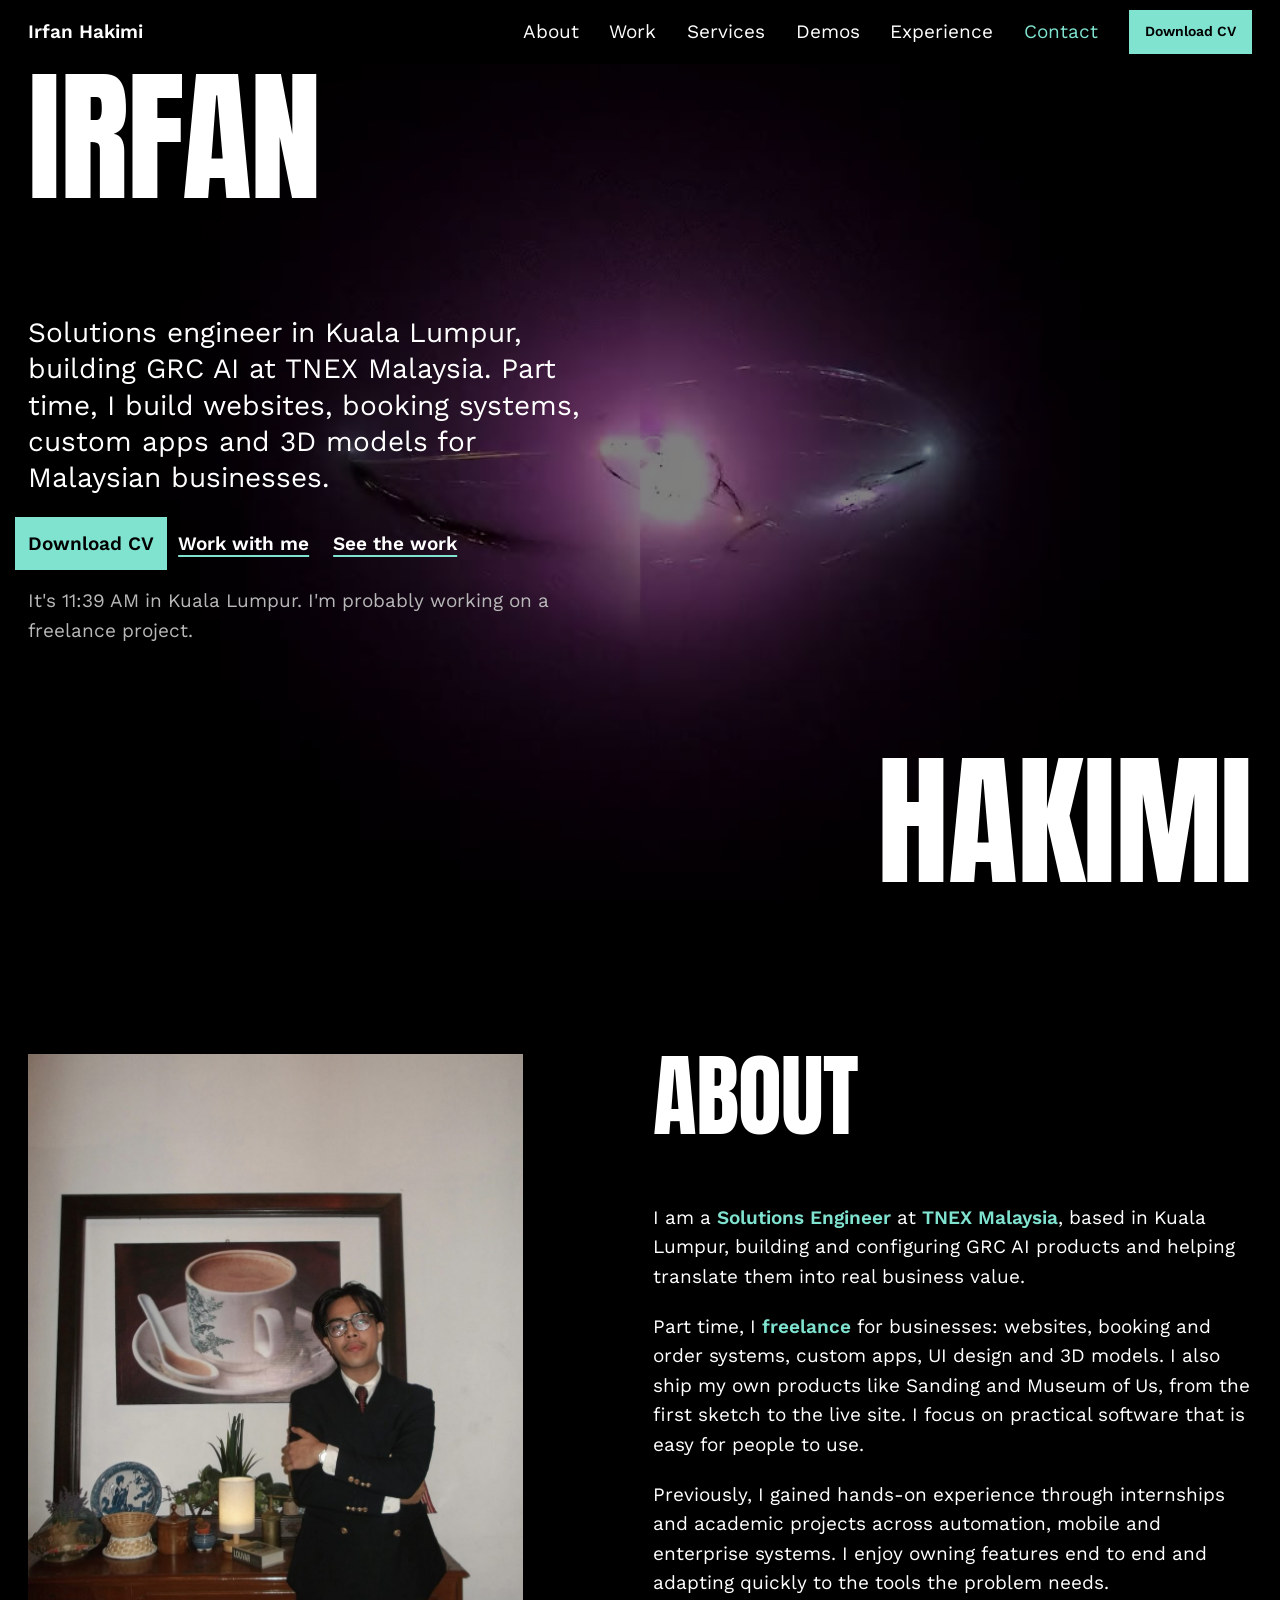
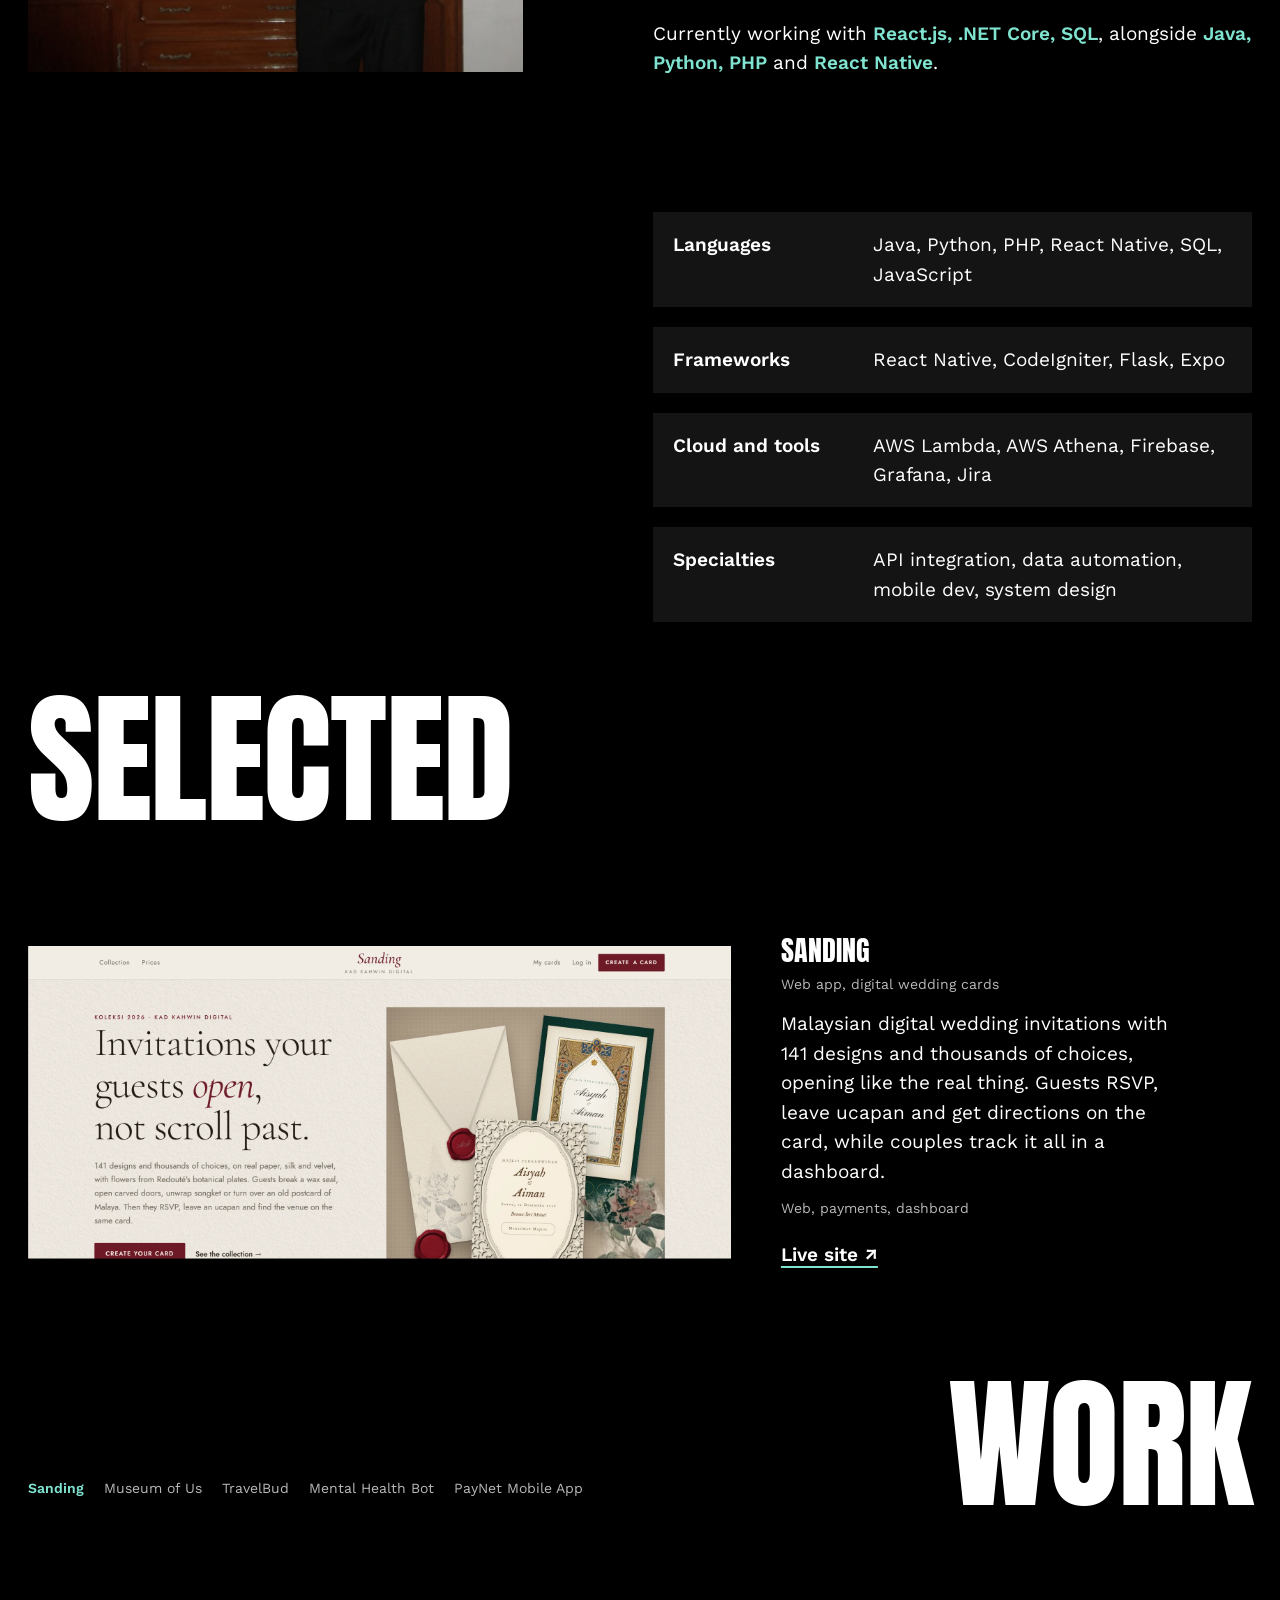
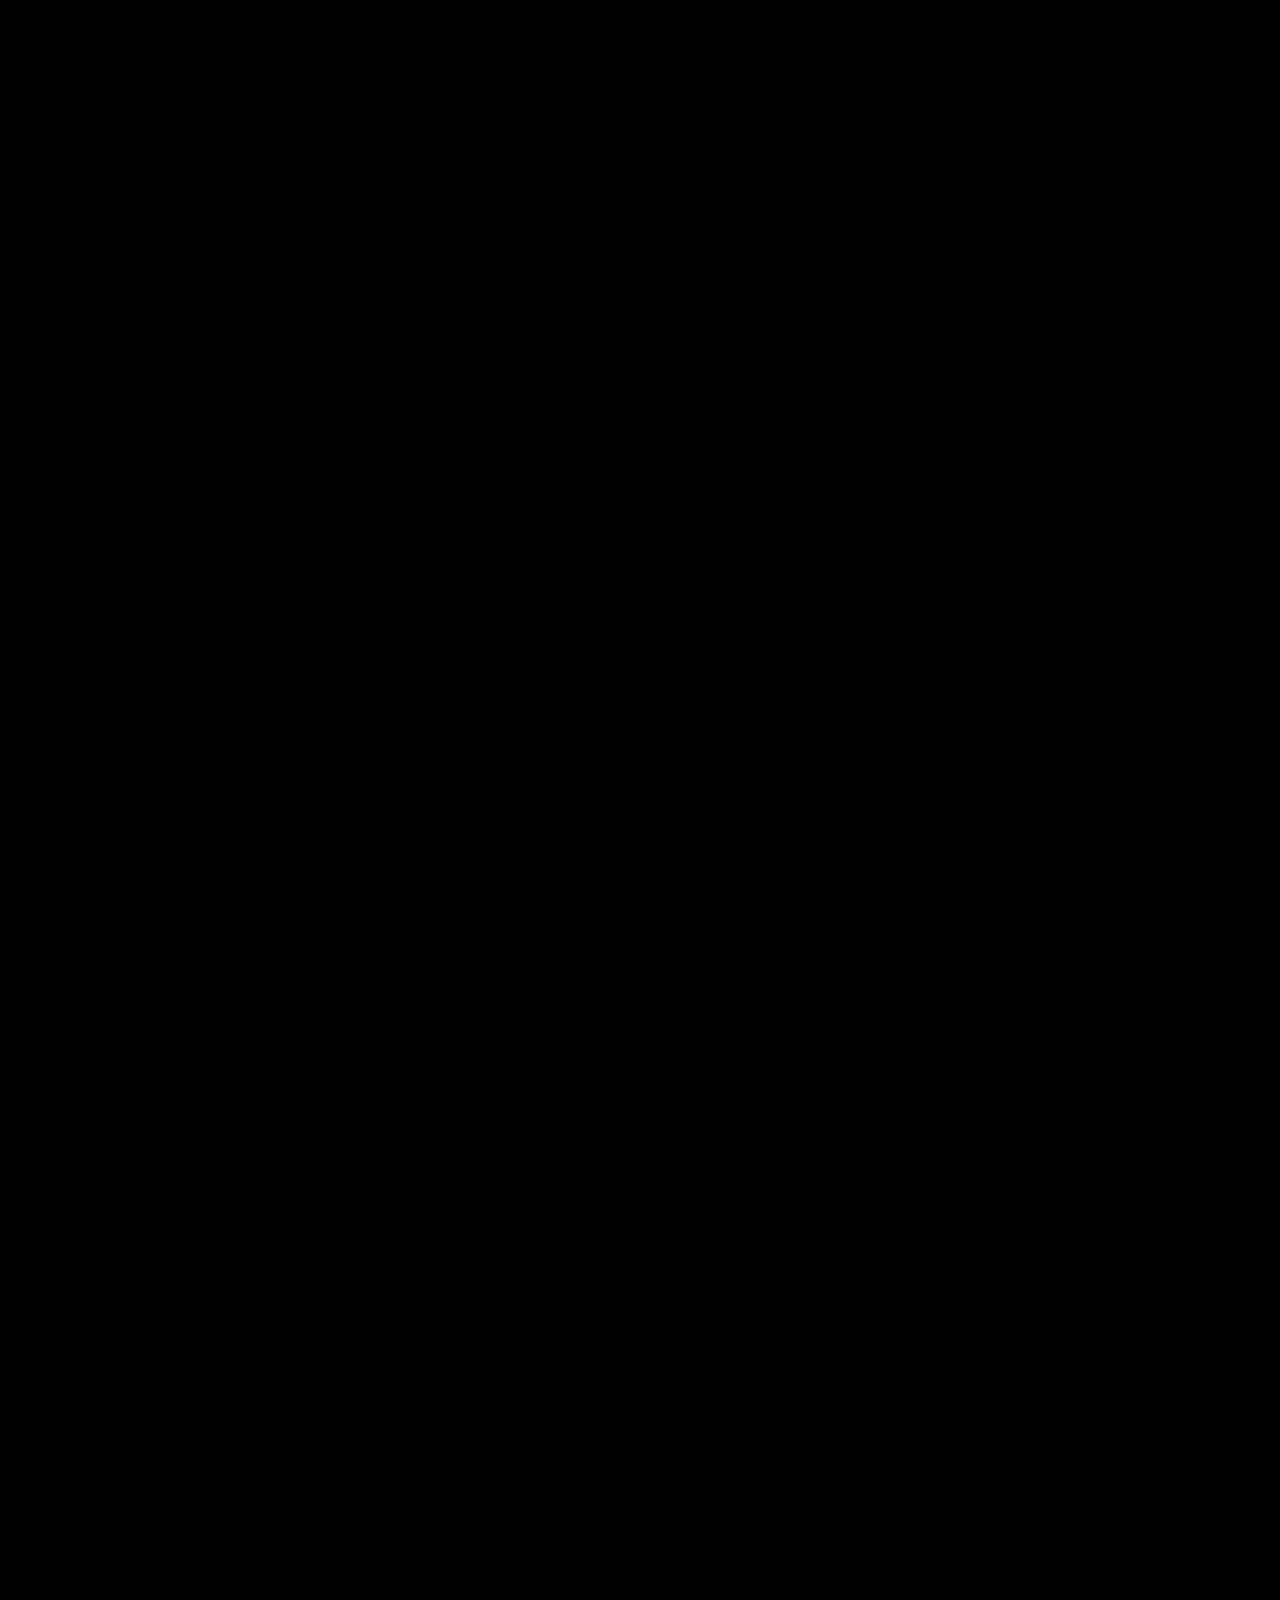
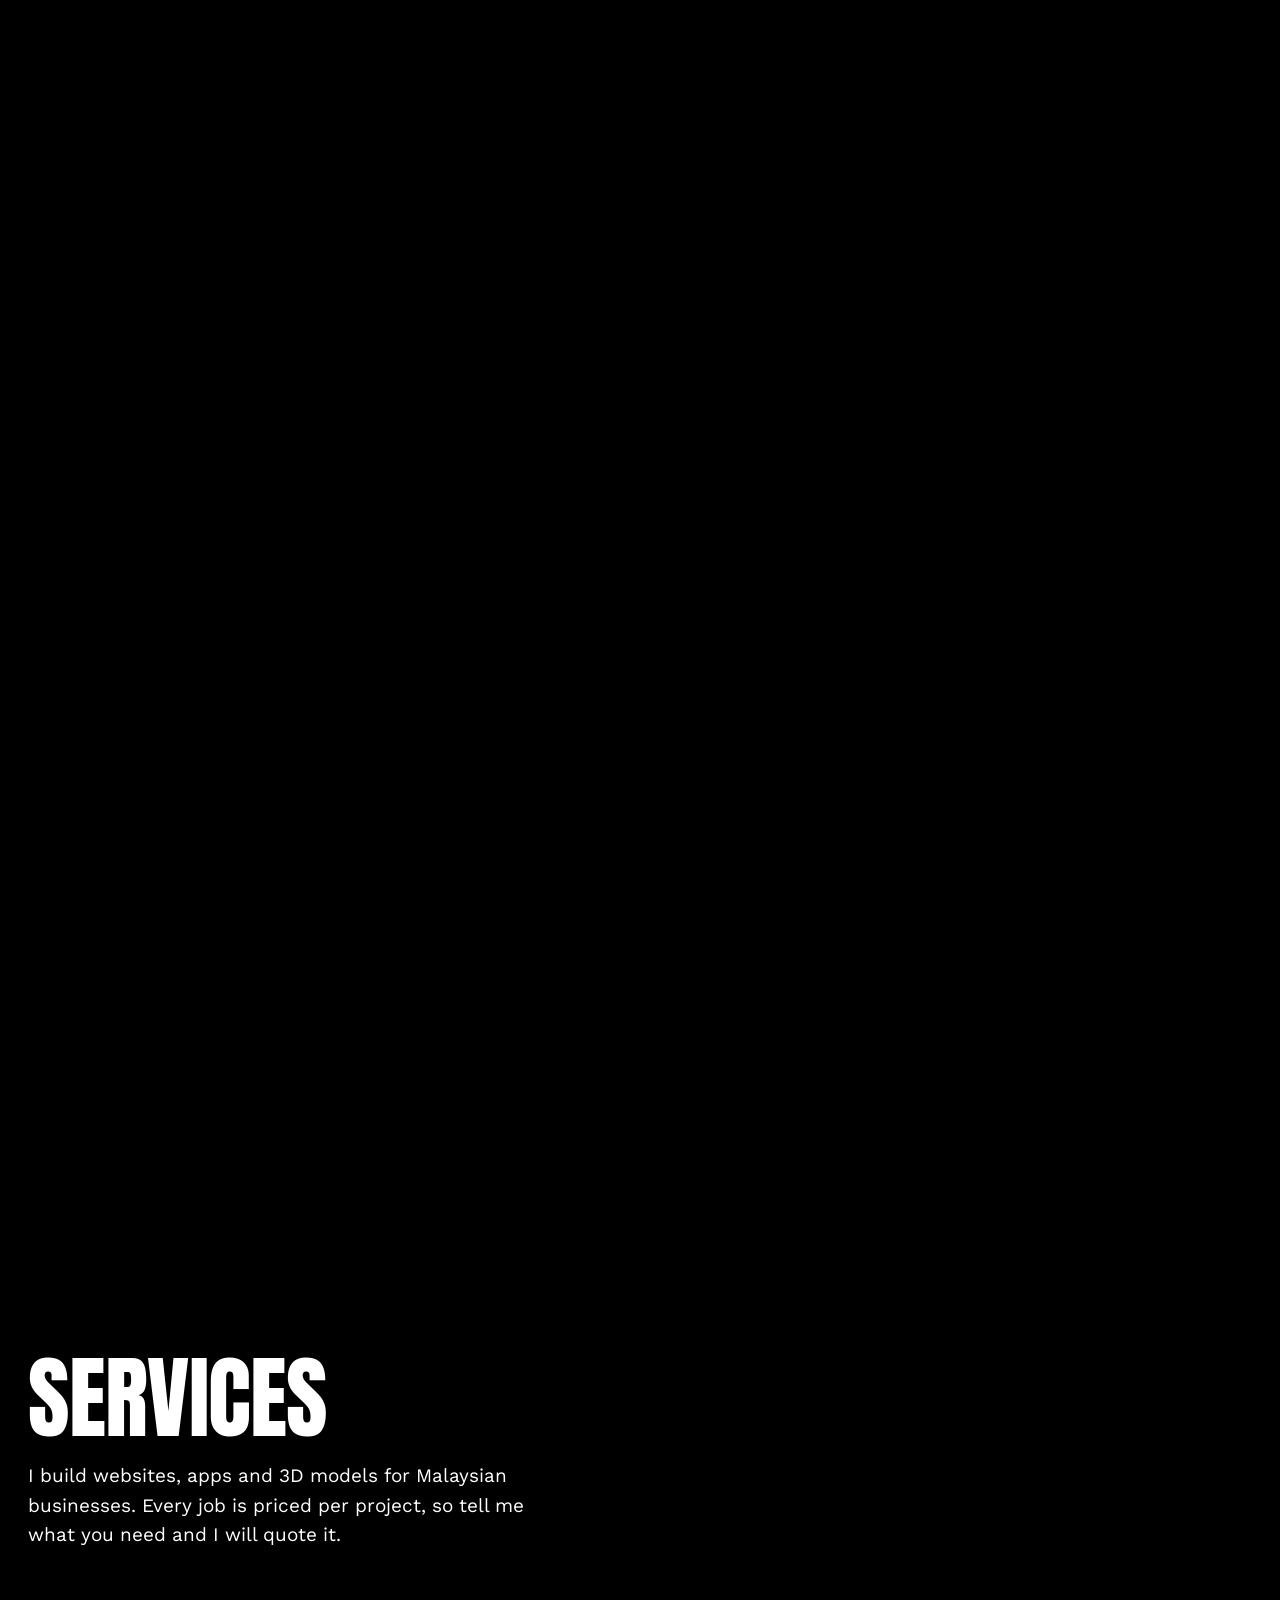
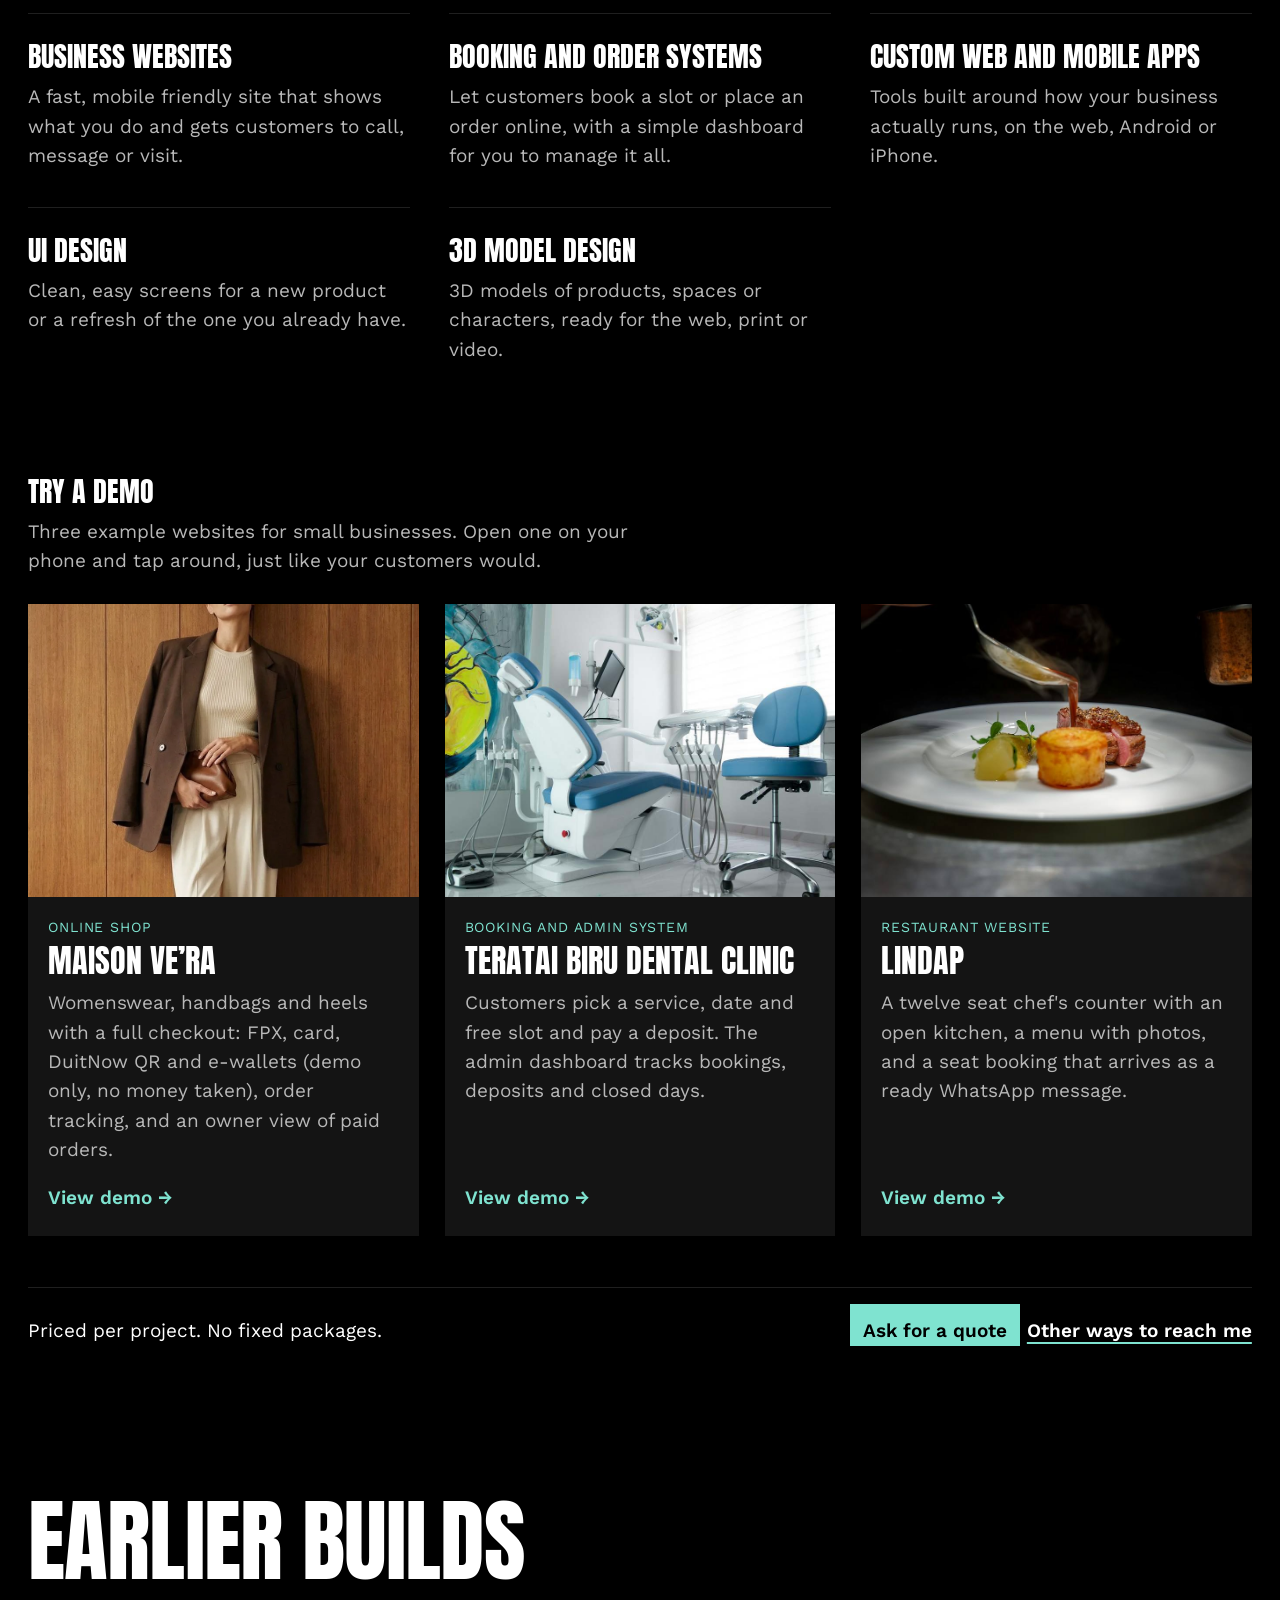
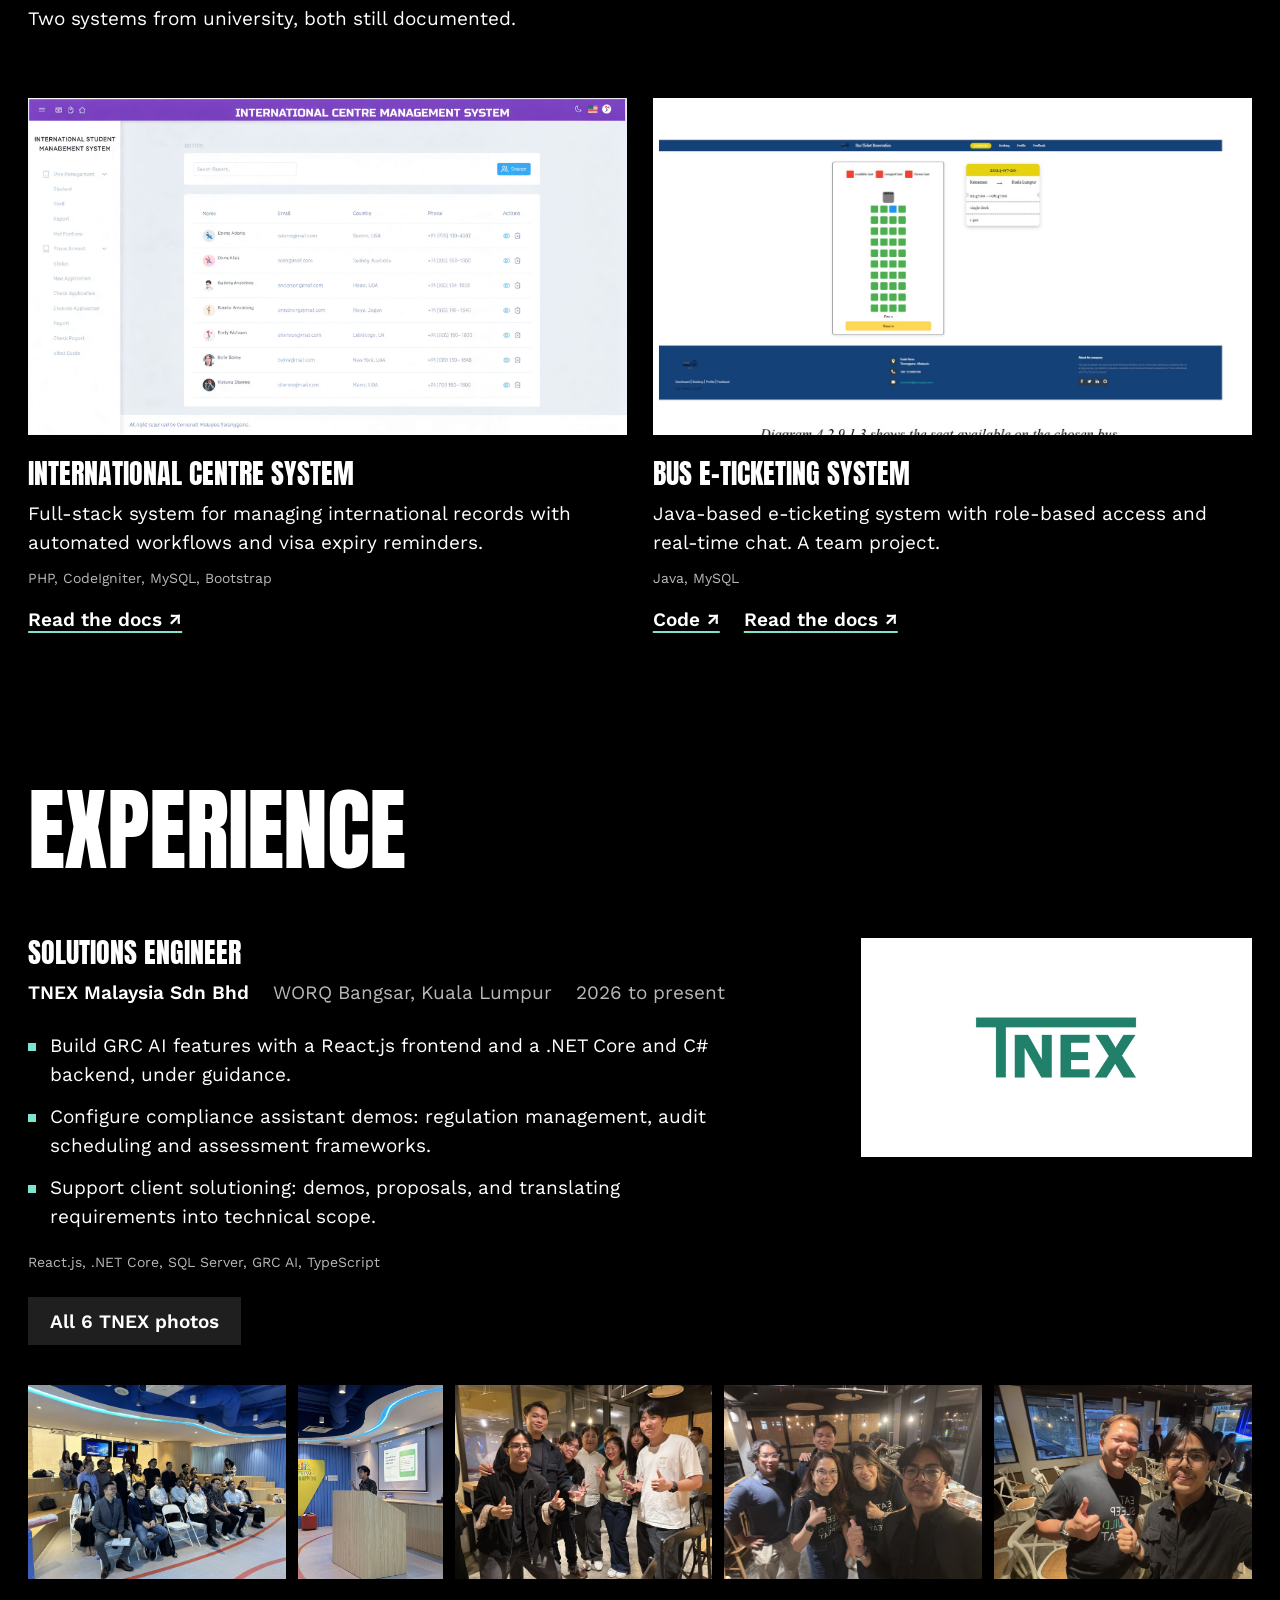
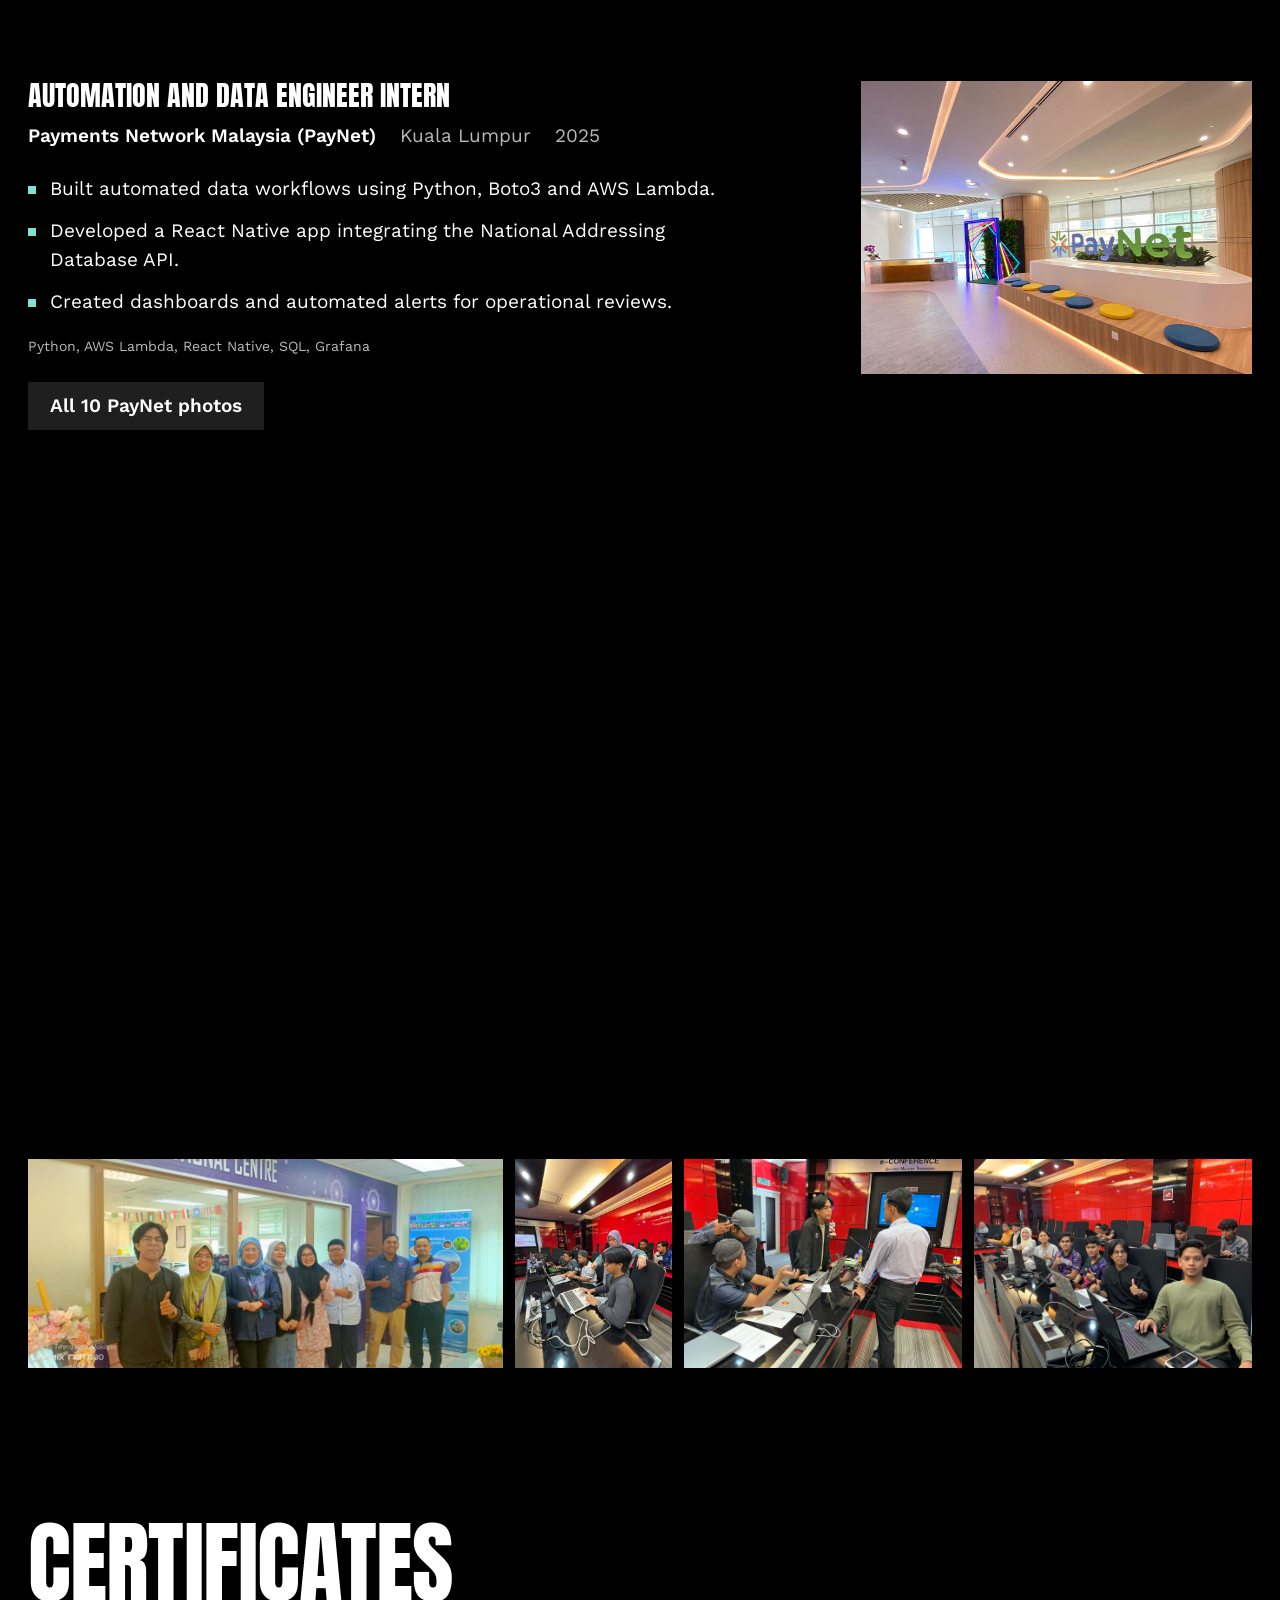
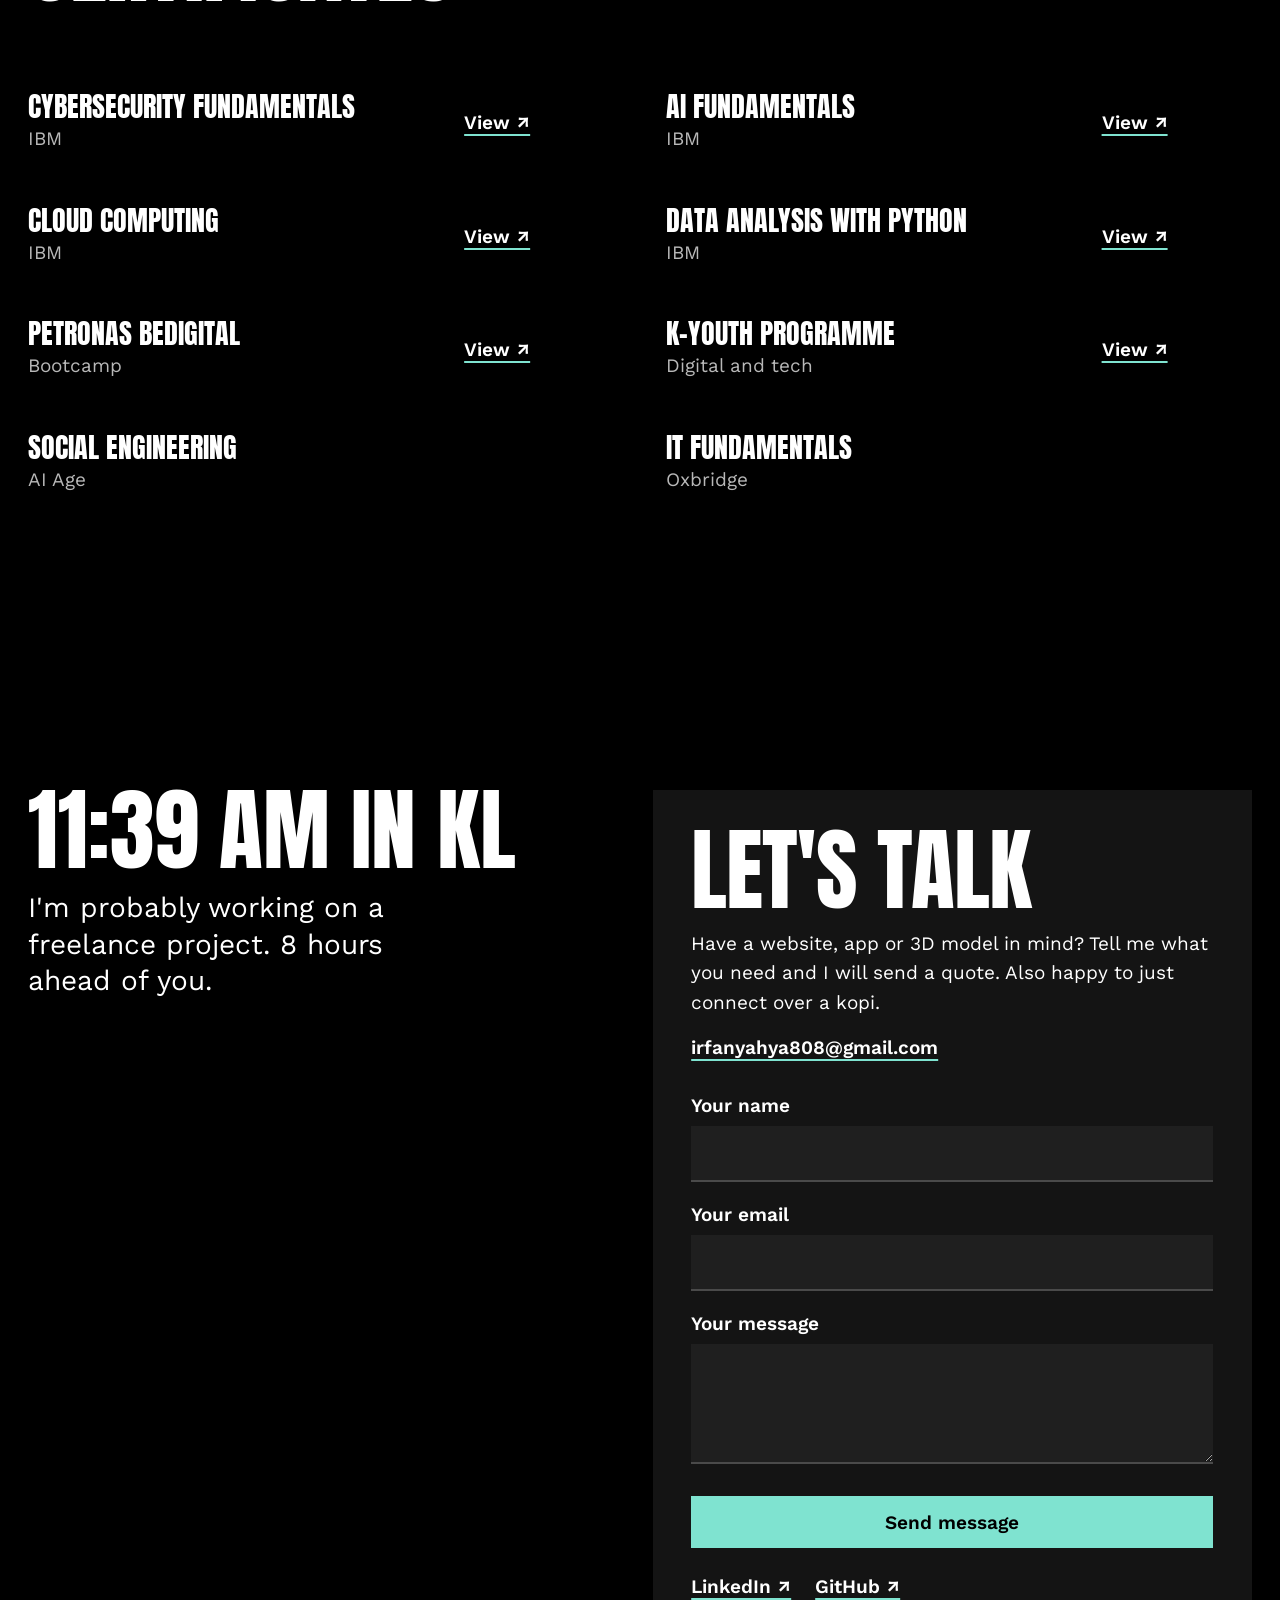
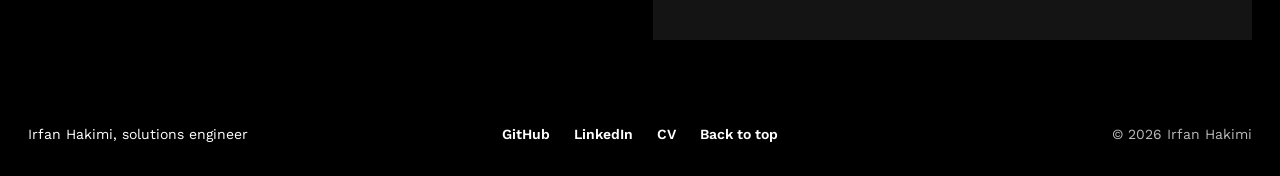
<file: index.html>
<!DOCTYPE html>
<html lang="en" class="flat">
  <head>
    <meta charset="UTF-8" />
    <meta name="viewport" content="width=device-width, initial-scale=1.0" />
    <title>Irfan Hakimi, Solutions Engineer in Kuala Lumpur</title>
    <meta
      name="description"
      content="Irfan Hakimi is a solutions engineer at TNEX Malaysia in Kuala Lumpur, building GRC AI products and shipping web apps like Sanding, Museum of Us and TravelBud."
    />
    <meta property="og:type" content="website" />
    <meta property="og:title" content="Irfan Hakimi, Solutions Engineer" />
    <meta
      property="og:description"
      content="GRC AI at TNEX by day. Wedding cards, a walkable 3D gallery and a travel planner on the side."
    />
    <meta property="og:image" content="images/profilepic.jpeg" />
    <meta name="theme-color" content="#000000" />
    <link
      rel="icon"
      href="data:image/svg+xml,%3Csvg xmlns='http://www.w3.org/2000/svg' viewBox='0 0 64 64'%3E%3Crect width='64' height='64' fill='%23000'/%3E%3Ctext x='32' y='46' font-family='Impact,Arial Narrow,sans-serif' font-size='40' fill='%23d9a066' text-anchor='middle'%3EIH%3C/text%3E%3C/svg%3E"
    />
    <link rel="preconnect" href="https://fonts.googleapis.com" />
    <link rel="preconnect" href="https://fonts.gstatic.com" crossorigin />
    <link
      href="https://fonts.googleapis.com/css2?family=Anton&family=Work+Sans:wght@400;600&display=swap"
      rel="stylesheet"
    />
    <style>
      :root {
        --bg: #000000;
        --surface: #141414;
        --surface-2: #1f1f1f;
        --ink: #ffffff;
        --muted: #b8b8b8;
        --accent: #7fe3d0;
        --accent-ink: #000000;

        --font-display: "Anton", "Impact", "Arial Narrow", sans-serif;
        --font-text: "Work Sans", system-ui, sans-serif;

        --step-small: 0.875rem;
        --step-body: clamp(1.0625rem, 1rem + 0.25vw, 1.1875rem);
        --step-lead: clamp(1.375rem, 1.2rem + 0.7vw, 1.75rem);
        --step-head: clamp(3rem, 1.6rem + 5vw, 6rem);
        --step-display: clamp(5rem, 1rem + 10vw, 10.5rem);

        --margin: clamp(16px, 2.2vw, 32px);
        --gap-section: clamp(96px, 12vw, 200px);
        --nav-h: 64px;
        --ease-out: cubic-bezier(0.22, 1, 0.36, 1);
      }

      *,
      *::before,
      *::after {
        margin: 0;
        padding: 0;
        box-sizing: border-box;
      }

      html {
        scroll-behavior: smooth;
        scroll-padding-top: var(--nav-h);
        -webkit-text-size-adjust: 100%;
      }

      body {
        background: var(--bg);
        color: var(--ink);
        font-family: var(--font-text);
        font-size: var(--step-body);
        line-height: 1.55;
        overflow-x: hidden;
      }

      img,
      video {
        display: block;
        max-width: 100%;
        height: auto;
      }

      a {
        color: inherit;
      }

      button {
        font: inherit;
        color: inherit;
        background: none;
        border: 0;
        cursor: pointer;
      }

      ::selection {
        background: var(--accent);
        color: var(--accent-ink);
      }

      :focus-visible {
        outline: 2px solid var(--accent);
        outline-offset: 3px;
      }

      .wrap {
        padding-inline: var(--margin);
      }

      .grid {
        display: grid;
        grid-template-columns: repeat(12, minmax(0, 1fr));
        column-gap: clamp(16px, 2vw, 32px);
      }

      .h-section {
        font-family: var(--font-display);
        font-weight: 400;
        font-size: var(--step-head);
        line-height: 0.95;
        letter-spacing: -0.01em;
        text-transform: uppercase;
      }

      .h-item {
        font-family: var(--font-display);
        font-weight: 400;
        font-size: var(--step-lead);
        line-height: 1;
        letter-spacing: 0;
        text-transform: uppercase;
      }

      .muted {
        color: var(--muted);
      }

      .small {
        font-size: var(--step-small);
      }

      /* Buttons and text links: one shape, square corners */
      .btn {
        display: inline-flex;
        align-items: center;
        justify-content: center;
        gap: 0.5em;
        min-height: 48px;
        padding: 0 22px;
        font-weight: 600;
        font-size: var(--step-body);
        text-decoration: none;
        background: var(--ink);
        color: var(--bg);
        transition: transform 0.25s var(--ease-out), background-color 0.25s,
          color 0.25s;
      }

      .btn:hover {
        transform: translateY(-2px);
      }

      .btn:active {
        transform: translateY(0) scale(0.98);
      }

      .btn-accent {
        background: var(--accent);
        color: var(--accent-ink);
      }

      .btn-accent:hover {
        background: var(--ink);
      }

      .btn-quiet {
        background: var(--surface-2);
        color: var(--ink);
      }

      .btn-quiet:hover {
        background: var(--ink);
        color: var(--bg);
      }

      .link {
        font-weight: 600;
        text-decoration: underline;
        text-decoration-thickness: 2px;
        text-underline-offset: 0.25em;
        text-decoration-color: var(--accent);
        transition: text-underline-offset 0.25s var(--ease-out), color 0.25s;
      }

      .link:hover {
        text-underline-offset: 0.4em;
        color: var(--accent);
      }

      .links {
        display: flex;
        flex-wrap: wrap;
        gap: 12px 24px;
        align-items: center;
      }

      /* ---------- Background video (the moving picture) ---------- */
      .video-bg {
        position: fixed;
        inset: 0;
        z-index: 0;
        background: #000 url("videos/bghome-poster.jpg") center / cover
          no-repeat;
      }

      .video-bg video {
        width: 100%;
        height: 100%;
        object-fit: cover;
      }

      .video-bg::after {
        content: "";
        position: absolute;
        inset: 0;
        background: rgba(0, 0, 0, 0.5);
      }

      main,
      .site-footer {
        position: relative;
        z-index: 1;
      }

      /* ---------- Navigation: a plain bar ---------- */
      .nav {
        position: fixed;
        inset: 0 0 auto 0;
        z-index: 50;
        height: var(--nav-h);
        background: var(--bg);
        display: flex;
        align-items: center;
        justify-content: space-between;
        gap: 24px;
        padding-inline: var(--margin);
      }

      .wordmark {
        font-weight: 600;
        text-decoration: none;
        white-space: nowrap;
      }

      .nav-links {
        display: flex;
        align-items: center;
        gap: clamp(16px, 2.4vw, 36px);
      }

      .nav-links a:not(.btn) {
        text-decoration: none;
        font-weight: 400;
        transition: color 0.2s;
      }

      .nav-links a:not(.btn):hover,
      .nav-links a[aria-current="true"] {
        color: var(--accent);
      }

      .nav-links .btn {
        min-height: 40px;
        padding: 0 16px;
        font-size: var(--step-small);
      }

      .nav-toggle {
        display: none;
        min-height: 44px;
        padding: 0 4px;
        font-weight: 600;
      }

      /* ---------- The pinned poster: hero + selected work ----------
         The name holds two corners of a fixed stage; the intro and each
         project swap into the band between them as the page scrolls. */
      .poster {
        --steps: 5;
        --name-h: calc(var(--step-display) * 0.86);
        --band-top: calc(var(--nav-h) + 12px + var(--name-h) + 28px);
        --band-bottom: calc(16px + var(--name-h) + 28px);
        position: relative;
        height: calc(100svh + (var(--steps) - 1) * 80svh);
      }

      /* One stop per project, so a fast flick or wheel spin can't skip one */
      html.has-snap {
        scroll-snap-type: y proximity;
      }

      .snap-stop {
        position: absolute;
        left: 0;
        width: 1px;
        height: 1px;
        pointer-events: none;
        scroll-snap-align: start;
        scroll-snap-stop: always;
      }

      .poster-stage {
        position: sticky;
        top: 0;
        height: 100svh;
        overflow: hidden;
      }

      .name {
        position: absolute;
        inset: 0;
        pointer-events: none;
        font-family: var(--font-display);
        font-weight: 400;
        font-size: var(--step-display);
        line-height: 0.86;
        letter-spacing: -0.01em;
        text-transform: uppercase;
        color: var(--ink);
      }

      .name span {
        position: absolute;
        display: block;
      }

      .name .name-a {
        top: calc(var(--nav-h) + 12px);
        left: var(--margin);
      }

      .name .name-b {
        bottom: 16px;
        right: var(--margin);
      }

      .panel {
        position: absolute;
        left: var(--margin);
        right: var(--margin);
        top: var(--band-top);
        bottom: var(--band-bottom);
        display: grid;
        align-items: center;
        align-content: center;
        opacity: 0;
        visibility: hidden;
        transform: translateY(48px);
        transition: opacity 0.6s var(--ease-out), transform 0.8s var(--ease-out),
          visibility 0s linear 0.8s;
      }

      .panel.is-past {
        transform: translateY(-48px);
      }

      .panel.is-active {
        opacity: 1;
        visibility: visible;
        transform: none;
        transition: opacity 0.6s var(--ease-out) 0.12s,
          transform 0.8s var(--ease-out) 0.12s, visibility 0s;
      }

      .panel .project-shot img {
        clip-path: inset(0 0 100% 0);
        transition: clip-path 0.9s var(--ease-out) 0.1s,
          transform 1.4s var(--ease-out);
        transform: scale(1.08);
      }

      .panel.is-active .project-shot img {
        clip-path: inset(0 0 0 0);
        transform: none;
      }

      /* The reel: where you are in the run, and a way to jump */
      .reel {
        position: absolute;
        left: var(--margin);
        bottom: 20px;
        list-style: none;
        display: flex;
        flex-wrap: wrap;
        gap: 4px 20px;
        max-width: 52vw;
        font-size: var(--step-small);
      }

      .reel button {
        padding: 3px 0;
        color: var(--muted);
        text-align: left;
        transition: color 0.2s, transform 0.3s var(--ease-out);
      }

      .reel button:hover {
        color: var(--ink);
        transform: translateX(4px);
      }

      .reel button[aria-current="true"] {
        color: var(--accent);
        font-weight: 600;
      }

      .hero-copy {
        grid-column: 1 / span 6;
        max-width: 36rem;
      }

      .hero-copy .lead {
        font-size: var(--step-lead);
        line-height: 1.3;
      }

      .hero-copy .links {
        margin-top: 32px;
      }

      .hero-copy .now {
        margin-top: 28px;
      }

      .project {
        grid-template-columns: repeat(12, minmax(0, 1fr));
        column-gap: clamp(16px, 2vw, 32px);
      }

      .project-shot {
        grid-column: 1 / span 7;
        overflow: hidden;
      }

      .project-shot img {
        width: 100%;
        max-height: calc(100svh - var(--band-top) - var(--band-bottom));
        aspect-ratio: 9 / 4;
        object-fit: cover;
        object-position: top center;
        background: var(--surface);
      }

      .project-text {
        grid-column: 8 / span 5;
        padding-left: clamp(0px, 2vw, 24px);
      }

      .project-text .kind {
        color: var(--muted);
        margin-top: 10px;
      }

      .project-text p {
        margin-top: 14px;
        max-width: 34ch;
      }

      .project-text .stack {
        margin-top: 12px;
        color: var(--muted);
      }

      .project-text .links {
        margin-top: 20px;
      }

      /* ---------- Solid sections after the pin ---------- */
      .solid {
        position: relative;
        z-index: 2;
        background: var(--bg);
        padding-block: var(--gap-section) 0;
      }

      #certificates {
        padding-bottom: var(--gap-section);
      }

      .section-head {
        margin-bottom: clamp(40px, 5vw, 72px);
      }

      .section-head p {
        margin-top: 20px;
        max-width: 44ch;
      }

      /* Earlier builds: two projects side by side */
      .builds {
        row-gap: 56px;
      }

      .build {
        grid-column: span 6;
      }

      .build img {
        width: 100%;
        aspect-ratio: 16 / 9;
        object-fit: cover;
        object-position: top center;
        background: var(--surface);
      }

      .build h3 {
        margin-top: 24px;
      }

      .build p {
        margin-top: 12px;
        max-width: 52ch;
      }

      .build .stack {
        margin-top: 10px;
        color: var(--muted);
      }

      .build .links {
        margin-top: 16px;
      }

      /* Services: five things businesses can hire me for */
      .services {
        list-style: none;
        display: grid;
        grid-template-columns: repeat(3, minmax(0, 1fr));
        gap: 0 clamp(24px, 3vw, 48px);
      }

      .services li {
        border-top: 1px solid var(--surface-2);
        padding-block: 28px 36px;
      }

      .services p {
        margin-top: 12px;
        max-width: 40ch;
        color: var(--muted);
      }

      .services-cta {
        margin-top: clamp(32px, 4vw, 56px);
        display: flex;
        flex-wrap: wrap;
        align-items: center;
        justify-content: space-between;
        gap: 20px;
        padding-top: 28px;
        border-top: 1px solid var(--surface-2);
      }

      .services-cta .links {
        display: flex;
        flex-wrap: wrap;
        align-items: center;
        gap: 20px;
      }

      /* Demos: three big tappable cards */
      .demos {
        margin-top: clamp(48px, 6vw, 88px);
      }

      .demos-head p {
        margin-top: 12px;
        max-width: 52ch;
        color: var(--muted);
      }

      .demo-cards {
        margin-top: 28px;
        display: grid;
        grid-template-columns: repeat(3, minmax(0, 1fr));
        gap: clamp(16px, 2vw, 28px);
      }

      .demo-card {
        display: flex;
        flex-direction: column;
        background: var(--surface);
        color: var(--ink);
        text-decoration: none;
        padding-bottom: 24px;
        transition: transform 0.4s var(--ease-out), background 0.3s;
      }

      .demo-card:hover {
        transform: translateY(-4px);
        background: var(--surface-2);
      }

      .demo-card img {
        width: 100%;
        aspect-ratio: 4 / 3;
        object-fit: cover;
        background: var(--surface-2);
      }

      .demo-card > span {
        padding-inline: 20px;
      }

      .demo-kind {
        margin-top: 20px;
        color: var(--accent);
        text-transform: uppercase;
        letter-spacing: 0.06em;
      }

      .demo-name {
        margin-top: 6px;
        font-family: var(--font-display);
        font-size: clamp(1.5rem, 1.2rem + 1vw, 2rem);
        text-transform: uppercase;
        line-height: 1.05;
      }

      .demo-desc {
        margin-top: 10px;
        color: var(--muted);
        flex: 1;
      }

      .demo-go {
        margin-top: 18px;
        font-weight: 600;
        color: var(--accent);
      }

      @media (max-width: 1024px) {
        .demo-cards {
          grid-template-columns: 1fr;
        }
        .demo-card img {
          aspect-ratio: 16 / 9;
        }
        .demo-card > span { padding-inline: 18px; }
      }

      @media (max-width: 1024px) {
        .services {
          grid-template-columns: repeat(2, minmax(0, 1fr));
        }
      }

      @media (max-width: 720px) {
        .services {
          grid-template-columns: 1fr;
        }
      }

      /* Experience: text left, the place on the right */
      .jobs {
        display: grid;
        gap: clamp(72px, 8vw, 120px);
      }

      .job {
        align-items: start;
      }

      .job-text {
        grid-column: 1 / span 7;
      }

      .job-meta {
        display: flex;
        flex-wrap: wrap;
        gap: 4px 24px;
        margin-top: 12px;
        color: var(--muted);
      }

      .job-meta strong {
        color: var(--ink);
        font-weight: 600;
      }

      .job ul {
        list-style: none;
        margin-top: 24px;
        display: grid;
        gap: 12px;
        max-width: 60ch;
      }

      .job li {
        padding-left: 22px;
        position: relative;
      }

      .job li::before {
        content: "";
        position: absolute;
        left: 0;
        top: 0.62em;
        width: 8px;
        height: 8px;
        background: var(--accent);
      }

      .job .stack {
        margin-top: 20px;
        color: var(--muted);
      }

      .job .links {
        margin-top: 24px;
      }

      .job-photo {
        grid-column: 9 / span 4;
        background: var(--surface);
        overflow: hidden;
      }

      .job-photo img {
        width: 100%;
        aspect-ratio: 4 / 3;
        object-fit: cover;
        transition: transform 0.8s var(--ease-out);
      }

      .job-photo.logo img {
        aspect-ratio: 16 / 9;
        object-fit: contain;
        background: #ffffff;
        padding: 8%;
      }

      .job:hover .job-photo img {
        transform: scale(1.03);
      }

      /* A short row of photos under each job, each keeping its own shape */
      .job-photos {
        grid-column: 1 / -1;
        display: flex;
        gap: 12px;
        margin-top: 40px;
      }

      .job-photos button {
        flex: var(--r) 1 0;
        min-width: 0;
        overflow: hidden;
        background: var(--surface);
      }

      .job-photos img {
        width: 100%;
        aspect-ratio: var(--r);
        object-fit: cover;
        transition: transform 0.6s var(--ease-out), opacity 0.3s;
      }

      .job-photos button:hover img {
        transform: scale(1.05);
      }

      .job-photos button:active img {
        opacity: 0.8;
      }

      /* About */
      .about-grid {
        align-items: start;
      }

      .portrait {
        grid-column: 1 / span 5;
        position: sticky;
        top: calc(var(--nav-h) + 24px);
        background: var(--surface);
      }

      .portrait img {
        width: 100%;
        aspect-ratio: 4 / 5;
        object-fit: cover;
        object-position: center 30%;
      }

      .portrait figcaption {
        padding: 12px 0 0;
        color: var(--muted);
        font-size: var(--step-small);
        background: var(--bg);
      }

      .about-text {
        grid-column: 7 / span 6;
      }

      .about-text p + p {
        margin-top: 1.1em;
      }

      .about-text p {
        max-width: 60ch;
      }

      .about-text strong {
        font-weight: 600;
        color: var(--accent);
      }

      .motto {
        margin-top: 48px;
        font-family: var(--font-display);
        font-size: var(--step-lead);
        line-height: 1.1;
        text-transform: uppercase;
      }

      .skills {
        margin-top: 56px;
        display: grid;
        gap: 20px;
      }

      .skills div {
        display: grid;
        grid-template-columns: 11rem 1fr;
        gap: 4px 24px;
        padding: 18px 20px;
        background: var(--surface);
      }

      .skills dt {
        font-weight: 600;
      }

      /* Certificates */
      .certs {
        list-style: none;
        display: grid;
        grid-template-columns: repeat(2, minmax(0, 1fr));
        column-gap: clamp(24px, 4vw, 64px);
        row-gap: 8px;
      }

      .certs li {
        display: grid;
        grid-template-columns: minmax(0, 26rem) auto;
        justify-content: start;
        align-items: baseline;
        gap: 4px 20px;
        padding: 22px 0;
      }

      .certs h3 {
        grid-column: 1;
      }

      .certs .issuer {
        grid-column: 1;
        color: var(--muted);
      }

      .certs .cert-link {
        grid-column: 2;
        grid-row: 1 / span 2;
        align-self: center;
      }

      /* Contact: a card over the moving picture */
      .contact {
        min-height: 100svh;
        padding: calc(var(--nav-h) + 56px) var(--margin) 56px;
        align-items: start;
      }

      .contact-now {
        grid-column: 1 / span 6;
        position: sticky;
        top: calc(var(--nav-h) + 32px);
      }

      .contact-now .clock {
        margin-top: 0;
        font-family: var(--font-display);
        font-size: var(--step-head);
        line-height: 0.9;
        text-transform: uppercase;
        font-variant-numeric: tabular-nums;
      }

      .contact-now p {
        margin-top: 20px;
        font-size: var(--step-lead);
        line-height: 1.3;
        max-width: 26ch;
      }

      .card {
        grid-column: 7 / span 6;
        background: var(--surface);
        padding: clamp(24px, 3vw, 40px);
        position: sticky;
        top: calc(var(--nav-h) + 32px);
      }

      .card > p {
        margin-top: 16px;
      }

      .card .direct {
        margin-top: 16px;
      }

      .form {
        margin-top: 28px;
        display: grid;
        gap: 18px;
      }

      .form label {
        display: block;
        font-weight: 600;
        margin-bottom: 6px;
      }

      .form input,
      .form textarea {
        width: 100%;
        font: inherit;
        color: var(--ink);
        background: var(--surface-2);
        border: 0;
        border-bottom: 2px solid #4a4a4a;
        padding: 12px 14px;
        border-radius: 0;
        transition: border-color 0.2s, background-color 0.2s;
      }

      .form textarea {
        min-height: 120px;
        resize: vertical;
      }

      .form input:focus,
      .form textarea:focus {
        outline: none;
        border-bottom-color: var(--accent);
        background: #262626;
      }

      .form .btn {
        width: 100%;
        min-height: 52px;
        margin-top: 6px;
      }

      .card .socials {
        margin-top: 24px;
      }

      /* Footer: one quiet line */
      .site-footer {
        background: var(--bg);
        display: grid;
        grid-template-columns: 1fr auto 1fr;
        align-items: baseline;
        gap: 16px 24px;
        padding: 28px var(--margin) 30px;
        font-size: var(--step-small);
      }

      .site-footer .links {
        justify-content: center;
      }

      .site-footer .end {
        text-align: right;
        color: var(--muted);
      }

      .site-footer a {
        text-decoration: none;
        font-weight: 600;
      }

      .site-footer a:hover {
        color: var(--accent);
      }

      /* ---------- Albums and the demo player ---------- */
      .modal {
        position: fixed;
        inset: 0;
        z-index: 100;
        background: rgba(0, 0, 0, 0.94);
        overflow-y: auto;
        padding: 24px var(--margin) 48px;
      }

      .modal[hidden] {
        display: none;
      }

      .modal-bar {
        display: flex;
        justify-content: space-between;
        align-items: center;
        gap: 16px;
        margin-bottom: 24px;
      }

      .album {
        display: grid;
        grid-template-columns: repeat(auto-fill, minmax(260px, 1fr));
        gap: 16px;
      }

      .album figure img {
        width: 100%;
        aspect-ratio: 4 / 3;
        object-fit: cover;
        background: var(--surface);
      }

      .album figcaption {
        margin-top: 8px;
        font-size: var(--step-small);
        color: var(--muted);
      }

      .modal video {
        width: 100%;
        max-height: 80svh;
        background: #000;
      }

      /* ---------- Motion ---------- */
      .js [data-reveal] {
        opacity: 0;
        transform: translateY(24px);
        transition: opacity 0.8s var(--ease-out), transform 0.8s var(--ease-out);
        transition-delay: calc(var(--i, 0) * 80ms);
      }

      .js [data-reveal].in {
        opacity: 1;
        transform: none;
      }

      /* Without script, or with reduced motion, the poster is a plain stack */
      .flat .poster,
      .poster.is-flat {
        height: auto;
      }

      .flat .poster-stage,
      .poster.is-flat .poster-stage {
        position: relative;
        height: auto;
        overflow: visible;
      }

      .flat .name,
      .poster.is-flat .name {
        position: relative;
        display: flex;
        justify-content: space-between;
        flex-wrap: wrap;
        padding: calc(var(--nav-h) + 12px) var(--margin) 0;
      }

      .flat .name span,
      .poster.is-flat .name span {
        position: static;
      }

      .flat .panel,
      .poster.is-flat .panel {
        position: relative;
        inset: auto;
        min-height: 70svh;
        opacity: 1;
        visibility: visible;
        transform: none;
        padding-block: 48px;
      }

      .flat .panel .project-shot img,
      .poster.is-flat .panel .project-shot img {
        clip-path: none;
        transform: none;
      }

      .flat .reel,
      .poster.is-flat .reel {
        display: none;
      }

      /* A poster whose projects do not fit between its corner words (short phone screens)
         is shown as a plain stack; its snap stops step aside */
      .poster.is-flat .snap-stop {
        display: none;
      }

      .flat .panel,
      .poster.is-flat .panel {
        margin-inline: var(--margin);
        min-height: 0;
      }

      .flat .project-shot img,
      .poster.is-flat .project-shot img {
        max-height: 62svh;
      }

      .js .name span {
        opacity: 0;
        transition: opacity 0.9s var(--ease-out), transform 0.9s var(--ease-out);
      }

      .js .name .name-a {
        transform: translateX(-6vw);
      }

      .js .name .name-b {
        transform: translateX(6vw);
        transition-delay: 0.12s;
      }

      .js.loaded .name span {
        opacity: 1;
        transform: none;
      }

      @media (prefers-reduced-motion: reduce) {
        html {
          scroll-behavior: auto;
        }

        .js [data-reveal],
        .js .name span {
          opacity: 1;
          transform: none;
          transition: none;
        }

        .panel,
        .panel.is-past,
        .panel .project-shot img {
          transform: none;
        }

        .panel .project-shot img {
          clip-path: none;
        }
      }

      /* ---------- Tablet ---------- */
      @media (max-width: 1024px) {
        .project-shot {
          grid-column: 1 / span 7;
        }

        .project-text {
          grid-column: 8 / span 5;
        }

        .job-text {
          grid-column: 1 / span 12;
        }

        .job-photo {
          grid-column: 1 / span 8;
          margin-top: 32px;
        }

        .portrait {
          grid-column: 1 / span 5;
        }

        .about-text {
          grid-column: 6 / span 7;
        }

        .contact-now {
          grid-column: 1 / span 12;
          position: relative;
          top: auto;
          margin-bottom: 40px;
        }

        .card {
          grid-column: 1 / span 9;
          position: relative;
          top: auto;
        }

        .certs {
          grid-template-columns: 1fr;
        }
      }

      /* ---------- Phone ---------- */
      @media (max-width: 720px) {
        :root {
          --step-display: 24vw;
          --nav-h: 56px;
        }

        .nav-toggle {
          display: inline-flex;
          align-items: center;
        }

        .nav-links {
          position: fixed;
          top: var(--nav-h);
          left: 0;
          right: 0;
          flex-direction: column;
          align-items: stretch;
          gap: 0;
          padding: 8px var(--margin) 24px;
          background: var(--bg);
          display: none;
        }

        .nav.open .nav-links {
          display: flex;
        }

        .nav-links a:not(.btn) {
          padding: 14px 0;
          font-size: var(--step-lead);
        }

        .nav-links .btn {
          margin-top: 12px;
          min-height: 52px;
          font-size: var(--step-body);
        }

        .name .name-a {
          top: calc(var(--nav-h) + 8px);
        }

        .name .name-b {
          bottom: 12px;
        }

        .poster {
          --band-top: calc(var(--nav-h) + 8px + var(--name-h) + 20px);
          --band-bottom: calc(12px + var(--name-h) + 20px);
        }

        .reel {
          display: none;
        }

        .hero-copy,
        .project-shot,
        .project-text {
          grid-column: 1 / -1;
        }

        .project-shot img {
          aspect-ratio: 16 / 9;
          max-height: 30svh;
        }

        .project-text {
          margin-top: 16px;
          padding-left: 0;
        }

        .project-text p {
          margin-top: 10px;
        }

        .project-text .links {
          margin-top: 14px;
        }

        .project-text p {
          max-width: none;
        }

        .build {
          grid-column: 1 / -1;
        }

        .job-photo {
          grid-column: 1 / -1;
        }

        .job-photos {
          display: grid;
          grid-template-columns: repeat(2, minmax(0, 1fr));
          gap: 8px;
          margin-top: 28px;
        }

        .job-photos img {
          aspect-ratio: 4 / 3;
        }

        .job-photos button:first-child,
        .job-photos button:last-child:nth-child(even) {
          grid-column: span 2;
        }

        .job-photos button:first-child img,
        .job-photos button:last-child:nth-child(even) img {
          aspect-ratio: 16 / 9;
        }

        .portrait {
          grid-column: 1 / -1;
          position: relative;
          top: auto;
        }

        .portrait img {
          aspect-ratio: 4 / 5;
        }

        .about-text {
          grid-column: 1 / -1;
          margin-top: 40px;
        }

        .skills div {
          grid-template-columns: 1fr;
        }

        .card {
          grid-column: 1 / -1;
          padding: 24px 20px;
        }

        .site-footer {
          grid-template-columns: 1fr;
          gap: 10px;
          padding-top: 40px;
        }

        .site-footer .links {
          justify-content: flex-start;
        }

        .site-footer .end {
          text-align: left;
        }
      }
      /* Touch targets: every link and button is at least 44px tall to tap.
         The padding grows the tap area; the matching negative margin keeps the layout where it was. */
      .wordmark,
      .link,
      .nav-links a,
      .links a {
        padding-block: 12px;
        margin-block: -12px;
      }
      .nav-links .btn {
        min-height: 44px;
        padding-block: 0;
        margin-block: 0;
      }
      .reel button {
        padding-block: 12px;
        margin-block: -9px;
      }
      .links a {
        padding-inline: 13px;
        margin-inline: -13px;
      }

    </style>
  </head>
  <body>
    <script>
      document.documentElement.classList.add("js");
      if (!window.matchMedia("(prefers-reduced-motion: reduce)").matches)
        document.documentElement.classList.remove("flat");
    </script>

    <div class="video-bg" aria-hidden="true">
      <video
        id="bgVideo"
        autoplay
        muted
        loop
        playsinline
        preload="auto"
        poster="videos/bghome-poster.jpg"
        disablepictureinpicture
      >
        <source src="videos/bghome.mp4" type="video/mp4" />
      </video>
    </div>

    <header class="nav" id="nav">
      <a class="wordmark" href="#top">Irfan Hakimi</a>
      <button
        class="nav-toggle"
        id="navToggle"
        aria-expanded="false"
        aria-controls="navLinks"
      >
        Menu
      </button>
      <nav class="nav-links" id="navLinks" aria-label="Sections">
        <a href="#about">About</a>
        <a href="#work">Work</a>
        <a href="#services">Services</a>
        <a href="#demos">Demos</a>
        <a href="#experience">Experience</a>
        <a href="#contact">Contact</a>
        <a class="btn btn-accent" href="file/Irfan_Hakimi_CV.pdf" download
          >Download CV</a
        >
      </nav>
    </header>

    <main id="top">
      <!-- Opening screen: the name holds two corners over the moving picture -->
      <section class="poster poster-hero" style="--steps: 1" aria-label="Introduction">
        <div class="poster-stage">
          <h1 class="name">
            <span class="name-a">Irfan</span>
            <span class="name-b">Hakimi</span>
          </h1>
        <div class="panel grid is-active">
          <div class="hero-copy">
            <p class="lead">
              Solutions engineer in Kuala Lumpur, building GRC AI at TNEX
              Malaysia. Part time, I build websites, booking systems, custom
              apps and 3D models for Malaysian businesses.
            </p>
            <div class="links">
              <a class="btn btn-accent" href="file/Irfan_Hakimi_CV.pdf" download
                >Download CV</a
              >
              <a class="link" href="#services">Work with me</a>
              <a class="link" href="#work">See the work</a>
            </div>
            <p class="now muted" data-now>
              Based in Kuala Lumpur, GMT+8.
            </p>
          </div>
        </div>
        </div>
      </section>

      <!-- About -->
      <section class="solid wrap" id="about" aria-labelledby="about-h">
        <div class="grid about-grid">
          <figure class="portrait" data-reveal>
            <img
              src="images/profilepic.jpeg"
              width="1000"
              height="1340"
              loading="lazy"
              alt="Irfan Hakimi in a dark double-breasted suit, standing by a framed painting of a kopitiam cup"
            />
          </figure>
          <div class="about-text">
            <div class="section-head" data-reveal>
              <h2 class="h-section" id="about-h">About</h2>
            </div>
            <div data-reveal style="--i: 1">
              <p>
                I am a <strong>Solutions Engineer</strong> at
                <strong>TNEX Malaysia</strong>, based in Kuala Lumpur, building
                and configuring GRC AI products and helping translate them into
                real business value.
              </p>
              <p>
                Part time, I <strong>freelance</strong> for businesses:
                websites, booking and order systems, custom apps, UI design and
                3D models. I also ship my own products like Sanding and Museum
                of Us, from the first sketch to the live site. I focus on
                practical software that is easy for people to use.
              </p>
              <p>
                Previously, I gained hands-on experience through internships and
                academic projects across automation, mobile and enterprise
                systems. I enjoy owning features end to end and adapting quickly
                to the tools the problem needs.
              </p>
              <p>
                Currently working with <strong>React.js, .NET Core, SQL</strong>,
                alongside <strong>Java, Python, PHP</strong> and
                <strong>React Native</strong>.
              </p>
            </div>
            <p class="motto" data-reveal style="--i: 2">
              Do it once. Do it right.
            </p>
            <dl class="skills" data-reveal style="--i: 3">
              <div>
                <dt>Languages</dt>
                <dd>Java, Python, PHP, React Native, SQL, JavaScript</dd>
              </div>
              <div>
                <dt>Frameworks</dt>
                <dd>React Native, CodeIgniter, Flask, Expo</dd>
              </div>
              <div>
                <dt>Cloud and tools</dt>
                <dd>AWS Lambda, AWS Athena, Firebase, Grafana, Jira</dd>
              </div>
              <div>
                <dt>Specialties</dt>
                <dd>API integration, data automation, mobile dev, system design</dd>
              </div>
            </dl>
          </div>
        </div>
      </section>

      <!-- Selected work: the title holds the corners while each project swaps in -->
      <section class="poster" id="work" style="--steps: 5" aria-labelledby="work-h">
        <div class="poster-stage">
          <h2 class="name" id="work-h">
            <span class="name-a">Selected</span>
            <span class="name-b">Work</span>
          </h2>
        <article class="panel project is-active" id="sanding" data-step="0">
          <figure class="project-shot">
            <img
              src="images/dpkadkahwin.webp"
              width="1024"
              height="455"
              alt="Sanding: a digital wedding invitation card with RSVP"
            />
          </figure>
          <div class="project-text">
            <h3 class="h-item">Sanding</h3>
            <p class="kind small">Web app, digital wedding cards</p>
            <p>
              Malaysian digital wedding invitations with 141 designs and
              thousands of choices, opening like the real thing. Guests RSVP, leave ucapan and get directions
              on the card, while couples track it all in a dashboard.
            </p>
            <p class="stack small">Web, payments, dashboard</p>
            <div class="links">
              <a
                class="link"
                href="https://kadkahwin.website/"
                target="_blank"
                rel="noopener noreferrer"
                >Live site ↗</a
              >
            </div>
          </div>
        </article>
        <article class="panel project" data-step="1">
          <figure class="project-shot">
            <img
              src="images/dpmuseum.png"
              width="1024"
              height="457"
              alt="Museum of Us: a 3D gallery room with framed photos on the walls"
            />
          </figure>
          <div class="project-text">
            <h3 class="h-item">Museum of Us</h3>
            <p class="kind small">3D web, interactive gallery</p>
            <p>
              An online 3D gallery of a couple's or family's photos, with a
              note beside each photo and their song playing as you walk
              through. A lasting link for anniversaries, birthdays and people
              far away.
            </p>
            <p class="stack small">3D, web, interactive</p>
            <div class="links">
              <a
                class="link"
                href="https://museumofus.online/"
                target="_blank"
                rel="noopener noreferrer"
                >Live site ↗</a
              >
            </div>
          </div>
        </article>
        <article class="panel project" data-step="2">
          <figure class="project-shot">
            <img
              src="images/dptravelbud.png"
              width="1024"
              height="479"
              alt="TravelBud: trip dashboard for a hiking trip to Kazakhstan"
            />
          </figure>
          <div class="project-text">
            <h3 class="h-item">TravelBud</h3>
            <p class="kind small">Full-stack, travel planner</p>
            <p>
              Collaborative travel planner with trip dashboards, live maps,
              packing, budgets and invite-based travel buddies.
            </p>
            <p class="stack small">Next.js, TypeScript, Postgres, Tailwind</p>
            <div class="links">
              <a
                class="link"
                href="https://travel-bud-nine.vercel.app/"
                target="_blank"
                rel="noopener noreferrer"
                >Live site ↗</a
              >
              <a
                class="link"
                href="https://github.com/irfnyhya/TravelBud"
                target="_blank"
                rel="noopener noreferrer"
                >Code ↗</a
              >
            </div>
          </div>
        </article>
        <article class="panel project" data-step="3">
          <figure class="project-shot">
            <img
              src="images/dpmhbot.png"
              width="1024"
              height="469"
              alt="Mental Health Bot: landing page reading A calm place to talk about how you're really doing"
            />
          </figure>
          <div class="project-text">
            <h3 class="h-item">Mental Health Bot</h3>
            <p class="kind small">Full-stack, wellbeing chatbot</p>
            <p>
              Educational mental health chatbot with guest chat,
              self-assessments, mindfulness exercises and a private journal.
              Support, not a substitute.
            </p>
            <p class="stack small">Python, Flask, TensorFlow, MySQL</p>
            <div class="links">
              <a
                class="link"
                href="https://mental-health-chat-bot-ashy.vercel.app/"
                target="_blank"
                rel="noopener noreferrer"
                >Live site ↗</a
              >
              <a
                class="link"
                href="https://github.com/irfnyhya/Mental-Health-ChatBot"
                target="_blank"
                rel="noopener noreferrer"
                >Code ↗</a
              >
            </div>
          </div>
        </article>
        <article class="panel project" data-step="4">
          <figure class="project-shot">
            <img
              src="images/dpapp.jpeg"
              width="1538"
              height="863"
              alt="PayNet mobile app proof of concept: sign-in screen on a phone"
            />
          </figure>
          <div class="project-text">
            <h3 class="h-item">PayNet Mobile App</h3>
            <p class="kind small">Mobile, built during the PayNet internship</p>
            <p>
              Expo React Native app integrated with PayNet's UAT APIs for
              DuitNow ID management and a software-based Soundbox.
            </p>
            <p class="stack small">React Native, Expo, Firebase, API integration</p>
            <div class="links">
              <button
                class="link"
                type="button"
                data-video="videos/app_demo.mp4"
              >
                Watch the demo
              </button>
              <button class="link" type="button" data-album="paynet">
                Photos
              </button>
            </div>
          </div>
        </article>
        <ol class="reel" aria-label="Jump to">
          <li><button type="button" data-go="0">Sanding</button></li>
          <li><button type="button" data-go="1">Museum of Us</button></li>
          <li><button type="button" data-go="2">TravelBud</button></li>
          <li><button type="button" data-go="3">Mental Health Bot</button></li>
          <li><button type="button" data-go="4">PayNet Mobile App</button></li>
        </ol>
        </div>
      </section>

      <!-- Services: what businesses can hire me for -->
      <section class="solid wrap" id="services" aria-labelledby="services-h">
        <div class="section-head" data-reveal>
          <h2 class="h-section" id="services-h">Services</h2>
          <p>
            I build websites, apps and 3D models for Malaysian businesses. Every
            job is priced per project, so tell me what you need and I will
            quote it.
          </p>
        </div>
        <ul class="services">
          <li data-reveal>
            <h3 class="h-item">Business websites</h3>
            <p>A fast, mobile friendly site that shows what you do and gets customers to call, message or visit.</p>
          </li>
          <li data-reveal style="--i: 1">
            <h3 class="h-item">Booking and order systems</h3>
            <p>Let customers book a slot or place an order online, with a simple dashboard for you to manage it all.</p>
          </li>
          <li data-reveal style="--i: 2">
            <h3 class="h-item">Custom web and mobile apps</h3>
            <p>Tools built around how your business actually runs, on the web, Android or iPhone.</p>
          </li>
          <li data-reveal>
            <h3 class="h-item">UI design</h3>
            <p>Clean, easy screens for a new product or a refresh of the one you already have.</p>
          </li>
          <li data-reveal style="--i: 1">
            <h3 class="h-item">3D model design</h3>
            <p>3D models of products, spaces or characters, ready for the web, print or video.</p>
          </li>
        </ul>
        <div class="demos" id="demos">
          <div class="demos-head" data-reveal>
            <h3 class="h-item">Try a demo</h3>
            <p>Three example websites for small businesses. Open one on your phone and tap around, just like your customers would.</p>
          </div>
          <div class="demo-cards">
            <a class="demo-card" href="/demo/butik/" data-reveal>
              <img src="demo/butik/img/hero-1.webp" alt="Shop demo: a woman in a brown blazer and cream wide trousers" loading="lazy" style="object-position: center 30%" />
              <span class="demo-kind small">Online shop</span>
              <span class="demo-name">Maison Ve’ra</span>
              <span class="demo-desc">Womenswear, handbags and heels with a full checkout: FPX, card, DuitNow QR and e-wallets (demo only, no money taken), order tracking, and an owner view of paid orders.</span>
              <span class="demo-go">View demo &rarr;</span>
            </a>
            <a class="demo-card" href="/demo/tempahan/" data-reveal style="--i: 1">
              <img src="demo/tempahan/img/bilik-rawatan.jpg" alt="Booking demo: a dental treatment room" loading="lazy" />
              <span class="demo-kind small">Booking and admin system</span>
              <span class="demo-name">Teratai Biru dental clinic</span>
              <span class="demo-desc">Customers pick a service, date and free slot and pay a deposit. The admin dashboard tracks bookings, deposits and closed days.</span>
              <span class="demo-go">View demo &rarr;</span>
            </a>
            <a class="demo-card" href="/demo/restoran/" data-reveal style="--i: 2">
              <img src="demo/restoran/img/c5.jpg" alt="Restaurant demo: a plated course being finished at the table" loading="lazy" />
              <span class="demo-kind small">Restaurant website</span>
              <span class="demo-name">Lindap</span>
              <span class="demo-desc">A twelve seat chef's counter with an open kitchen, a menu with photos, and a seat booking that arrives as a ready WhatsApp message.</span>
              <span class="demo-go">View demo &rarr;</span>
            </a>
          </div>
        </div>

        <div class="services-cta" data-reveal>
          <p>Priced per project. No fixed packages.</p>
          <div class="links">
            <a
              class="btn btn-accent"
              href="mailto:irfanyahya808@gmail.com?subject=Project%20enquiry"
              >Ask for a quote</a
            >
            <a class="link" href="#contact">Other ways to reach me</a>
          </div>
        </div>
      </section>

      <!-- Earlier builds -->
      <section class="solid wrap" id="earlier" aria-labelledby="earlier-h">
        <div class="section-head" data-reveal>
          <h2 class="h-section" id="earlier-h">Earlier builds</h2>
          <p>Two systems from university, both still documented.</p>
        </div>
        <div class="grid builds">
          <article class="build" data-reveal>
            <img
              src="images/dpicms.jpg"
              width="1866"
              height="1056"
              loading="lazy"
              alt="International Centre System: records table for international students"
            />
            <h3 class="h-item">International Centre System</h3>
            <p>
              Full-stack system for managing international records with
              automated workflows and visa expiry reminders.
            </p>
            <p class="stack small">PHP, CodeIgniter, MySQL, Bootstrap</p>
            <div class="links">
              <a class="link" href="file/ICMS.pdf" target="_blank">Read the docs ↗</a>
            </div>
          </article>
          <article class="build" data-reveal style="--i: 1">
            <img
              src="images/dpbas2.jpeg"
              width="1426"
              height="775"
              loading="lazy"
              alt="Bus E-Ticketing System: seat selection screen"
            />
            <h3 class="h-item">Bus E-Ticketing System</h3>
            <p>
              Java-based e-ticketing system with role-based access and
              real-time chat. A team project.
            </p>
            <p class="stack small">Java, MySQL</p>
            <div class="links">
              <a
                class="link"
                href="https://github.com/irfnyhya/bus-booking-reservation-system"
                target="_blank"
                rel="noopener noreferrer"
                >Code ↗</a
              >
              <a class="link" href="file/BUS_BOOKING_SYSTEM.pdf" target="_blank"
                >Read the docs ↗</a
              >
            </div>
          </article>
        </div>
      </section>

      <!-- Experience -->
      <section class="solid wrap" id="experience" aria-labelledby="exp-h">
        <div class="section-head" data-reveal>
          <h2 class="h-section" id="exp-h">Experience</h2>
        </div>
        <div class="jobs">
          <article class="job grid">
            <div class="job-text" data-reveal>
              <h3 class="h-item">Solutions Engineer</h3>
              <p class="job-meta">
                <strong>TNEX Malaysia Sdn Bhd</strong>
                <span>WORQ Bangsar, Kuala Lumpur</span>
                <span>2026 to present</span>
              </p>
              <ul>
                <li>
                  Build GRC AI features with a React.js frontend and a .NET Core
                  and C# backend, under guidance.
                </li>
                <li>
                  Configure compliance assistant demos: regulation management,
                  audit scheduling and assessment frameworks.
                </li>
                <li>
                  Support client solutioning: demos, proposals, and translating
                  requirements into technical scope.
                </li>
              </ul>
              <p class="stack small">
                React.js, .NET Core, SQL Server, GRC AI, TypeScript
              </p>
              <div class="links">
                <button class="btn btn-quiet" type="button" data-album="tnex">
                  All 6 TNEX photos
                </button>
              </div>
            </div>
            <figure class="job-photo logo" data-reveal style="--i: 1">
              <img
                src="images/tnex/tnex.png"
                width="1024"
                height="537"
                loading="lazy"
                alt="TNEX logo"
              />
            </figure>
            <div class="job-photos" data-reveal style="--i: 2">
              <button type="button" style="--r: 1.333" data-album="tnex" data-index="0" aria-label="Open the TNEX album: Group photo at Bridging Innovation: GBA × ASEAN">
                <img src="images/tnex/1.jpg" width="1400" height="1050" loading="lazy" alt="" />
              </button>
              <button type="button" style="--r: 0.750" data-album="tnex" data-index="1" aria-label="Open the TNEX album: Presenting the TNEX AI compliance platform">
                <img src="images/tnex/2.jpg" width="1050" height="1400" loading="lazy" alt="" />
              </button>
              <button type="button" style="--r: 1.333" data-album="tnex" data-index="2" aria-label="Open the TNEX album: With fellow attendees after the event">
                <img src="images/tnex/4.jpg" width="1400" height="1050" loading="lazy" alt="" />
              </button>
              <button type="button" style="--r: 1.333" data-album="tnex" data-index="3" aria-label="Open the TNEX album: Eat, sleep, build, repeat">
                <img src="images/tnex/5.jpg" width="1400" height="1050" loading="lazy" alt="" />
              </button>
              <button type="button" style="--r: 1.333" data-album="tnex" data-index="5" aria-label="Open the TNEX album: Thumbs up after the talk">
                <img src="images/tnex/7.jpg" width="1400" height="1050" loading="lazy" alt="" />
              </button>
            </div>
          </article>

          <article class="job grid">
            <div class="job-text" data-reveal>
              <h3 class="h-item">Automation and Data Engineer Intern</h3>
              <p class="job-meta">
                <strong>Payments Network Malaysia (PayNet)</strong>
                <span>Kuala Lumpur</span>
                <span>2025</span>
              </p>
              <ul>
                <li>
                  Built automated data workflows using Python, Boto3 and AWS
                  Lambda.
                </li>
                <li>
                  Developed a React Native app integrating the National
                  Addressing Database API.
                </li>
                <li>
                  Created dashboards and automated alerts for operational
                  reviews.
                </li>
              </ul>
              <p class="stack small">
                Python, AWS Lambda, React Native, SQL, Grafana
              </p>
              <div class="links">
                <button class="btn btn-quiet" type="button" data-album="paynet">
                  All 10 PayNet photos
                </button>
              </div>
            </div>
            <figure class="job-photo" data-reveal style="--i: 1">
              <img
                src="images/paynet/paynet.jpg"
                width="750"
                height="500"
                loading="lazy"
                alt="PayNet office lobby in Kuala Lumpur"
              />
            </figure>
            <div class="job-photos" data-reveal style="--i: 2">
              <button type="button" style="--r: 1.333" data-album="paynet" data-index="1" aria-label="Open the PayNet album: Daily scrum meeting">
                <img src="images/paynet/9.jpeg" width="1280" height="960" loading="lazy" alt="" />
              </button>
              <button type="button" style="--r: 0.750" data-album="paynet" data-index="0" aria-label="Open the PayNet album: Mobile apps meeting">
                <img src="images/paynet/8.jpeg" width="960" height="1280" loading="lazy" alt="" />
              </button>
              <button type="button" style="--r: 0.750" data-album="paynet" data-index="4" aria-label="Open the PayNet album: Chinese New Year celebration">
                <img src="images/paynet/1.jpeg" width="960" height="1280" loading="lazy" alt="" />
              </button>
              <button type="button" style="--r: 1.778" data-album="paynet" data-index="7" aria-label="Open the PayNet album: PayNet team building">
                <img src="images/paynet/4.jpeg" width="1280" height="720" loading="lazy" alt="" />
              </button>
              <button type="button" style="--r: 1.333" data-album="paynet" data-index="8" aria-label="Open the PayNet album: PayNet engagement forum">
                <img src="images/paynet/6.jpeg" width="1280" height="960" loading="lazy" alt="" />
              </button>
            </div>
          </article>

          <article class="job grid">
            <div class="job-text" data-reveal>
              <h3 class="h-item">System Developer</h3>
              <p class="job-meta">
                <strong>UMT, Pusat Ekosistem Digital</strong>
                <span>Terengganu</span>
                <span>2024</span>
              </p>
              <ul>
                <li>
                  Developed the International Centre Management System for
                  student and staff records.
                </li>
                <li>
                  Built an automated Travel Abroad Application with multi-level
                  approvals.
                </li>
                <li>Created dashboards for population and visa analytics.</li>
              </ul>
              <p class="stack small">PHP, CodeIgniter, MySQL, JavaScript</p>
              <div class="links">
                <button class="btn btn-quiet" type="button" data-album="umt">
                  All 5 UMT photos
                </button>
              </div>
            </div>
            <figure class="job-photo" data-reveal style="--i: 1">
              <img
                src="images/umt/umt.jpg"
                width="798"
                height="449"
                loading="lazy"
                alt="UMT building in Terengganu"
              />
            </figure>
            <div class="job-photos" data-reveal style="--i: 2">
              <button type="button" style="--r: 2.278" data-album="umt" data-index="0" aria-label="Open the UMT album: Meeting with stakeholders">
                <img src="images/umt/1.jpeg" width="1080" height="474" loading="lazy" alt="" />
              </button>
              <button type="button" style="--r: 0.750" data-album="umt" data-index="1" aria-label="Open the UMT album: Docker workshop">
                <img src="images/umt/2.jpeg" width="960" height="1280" loading="lazy" alt="" />
              </button>
              <button type="button" style="--r: 1.333" data-album="umt" data-index="2" aria-label="Open the UMT album: Figma workshop">
                <img src="images/umt/3.jpeg" width="1280" height="960" loading="lazy" alt="" />
              </button>
              <button type="button" style="--r: 1.333" data-album="umt" data-index="4" aria-label="Open the UMT album: Deployment session">
                <img src="images/umt/5.jpeg" width="1280" height="960" loading="lazy" alt="" />
              </button>
            </div>
          </article>
        </div>
      </section>


      <!-- Certificates -->
      <section class="solid wrap" id="certificates" aria-labelledby="cert-h">
        <div class="section-head" data-reveal>
          <h2 class="h-section" id="cert-h">Certificates</h2>
        </div>
        <ul class="certs" data-reveal style="--i: 1">
          <li>
            <h3 class="h-item">Cybersecurity Fundamentals</h3>
            <p class="issuer">IBM</p>
            <a class="link cert-link" href="file/CyberSecurityFundamentals.pdf" target="_blank">View ↗</a>
          </li>
          <li>
            <h3 class="h-item">AI Fundamentals</h3>
            <p class="issuer">IBM</p>
            <a class="link cert-link" href="file/AIFundamental.pdf" target="_blank">View ↗</a>
          </li>
          <li>
            <h3 class="h-item">Cloud Computing</h3>
            <p class="issuer">IBM</p>
            <a class="link cert-link" href="file/CloudComputingFundamental.pdf" target="_blank">View ↗</a>
          </li>
          <li>
            <h3 class="h-item">Data Analysis with Python</h3>
            <p class="issuer">IBM</p>
            <a class="link cert-link" href="file/DataAnalysisUsingPython.pdf" target="_blank">View ↗</a>
          </li>
          <li>
            <h3 class="h-item">Petronas BeDigital</h3>
            <p class="issuer">Bootcamp</p>
            <a class="link cert-link" href="file/petronas.pdf" target="_blank">View ↗</a>
          </li>
          <li>
            <h3 class="h-item">K-Youth Programme</h3>
            <p class="issuer">Digital and tech</p>
            <a class="link cert-link" href="file/kyouth.pdf" target="_blank">View ↗</a>
          </li>
          <li>
            <h3 class="h-item">Social Engineering</h3>
            <p class="issuer">AI Age</p>
          </li>
          <li>
            <h3 class="h-item">IT Fundamentals</h3>
            <p class="issuer">Oxbridge</p>
          </li>
        </ul>
      </section>

      <!-- Contact: the live thing, the time in Kuala Lumpur right now -->
      <section class="contact grid" id="contact" aria-labelledby="contact-h">
        <div class="contact-now" data-reveal>
          <p class="clock" data-clock aria-live="off">Kuala Lumpur</p>
          <p data-status>GMT+8. I usually reply within a day.</p>
        </div>
        <div class="card" data-reveal style="--i: 1">
          <h2 class="h-section" id="contact-h">Let's talk</h2>
          <p>
            Have a website, app or 3D model in mind? Tell me what you need and
            I will send a quote. Also happy to just connect over a kopi.
          </p>
          <p class="direct">
            <a
              class="link"
              href="mailto:irfanyahya808@gmail.com?subject=Hello%20from%20your%20portfolio"
              >irfanyahya808@gmail.com</a
            >
          </p>
          <form
            class="form"
            id="contactForm"
            action="mailto:irfanyahya808@gmail.com"
            method="get"
            enctype="text/plain"
          >
            <div>
              <label for="contact-name">Your name</label>
              <input id="contact-name" name="name" type="text" required autocomplete="name" />
            </div>
            <div>
              <label for="contact-email">Your email</label>
              <input id="contact-email" name="email" type="email" required autocomplete="email" />
            </div>
            <div>
              <label for="contact-message">Your message</label>
              <textarea id="contact-message" name="message" required></textarea>
            </div>
            <button class="btn btn-accent" type="submit">Send message</button>
          </form>
          <div class="links socials">
            <a
              class="link"
              href="https://www.linkedin.com/in/irfan-hakimi-74684b259"
              target="_blank"
              rel="noopener noreferrer"
              >LinkedIn ↗</a
            >
            <a
              class="link"
              href="https://github.com/irfnyhya"
              target="_blank"
              rel="noopener noreferrer"
              >GitHub ↗</a
            >
          </div>
        </div>
      </section>
    </main>

    <footer class="site-footer">
      <span>Irfan Hakimi, solutions engineer</span>
      <span class="links">
        <a href="https://github.com/irfnyhya" target="_blank" rel="noopener noreferrer">GitHub</a>
        <a href="https://www.linkedin.com/in/irfan-hakimi-74684b259" target="_blank" rel="noopener noreferrer">LinkedIn</a>
        <a href="file/Irfan_Hakimi_CV.pdf" download>CV</a>
        <a href="#top">Back to top</a>
      </span>
      <span class="end">© 2026 Irfan Hakimi</span>
    </footer>

    <!-- Photo album -->
    <div class="modal" id="albumModal" role="dialog" aria-modal="true" aria-labelledby="albumTitle" hidden>
      <div class="modal-bar">
        <h2 class="h-item" id="albumTitle">Album</h2>
        <button class="btn btn-quiet" type="button" data-close>Close</button>
      </div>
      <div class="album" id="albumGrid"></div>
    </div>

    <!-- Demo player -->
    <div class="modal" id="videoModal" role="dialog" aria-modal="true" aria-label="PayNet app demo" hidden>
      <div class="modal-bar">
        <h2 class="h-item">PayNet app demo</h2>
        <button class="btn btn-quiet" type="button" data-close>Close</button>
      </div>
      <video id="modalVideo" controls playsinline preload="none"></video>
    </div>

    <script>
      const reduceMotion = window.matchMedia(
        "(prefers-reduced-motion: reduce)"
      ).matches;

      // Names slide in from their corners once the page is ready
      const markLoaded = () => document.documentElement.classList.add("loaded");
      requestAnimationFrame(() => requestAnimationFrame(markLoaded));
      setTimeout(markLoaded, 120);

      // The pinned posters: scrolling picks which panel sits between the corner words
      document.querySelectorAll(".poster").forEach((poster) => {
        const panels = [...poster.querySelectorAll(".panel")];
        const reel = [...poster.querySelectorAll(".reel [data-go]")];
        // Pinning only works when every panel fits the band between the corner
        // words; on short screens (a phone with its browser bars) stack instead
        const fits = () => {
          poster.classList.remove("is-flat");
          return panels.every((p) => p.scrollHeight <= p.clientHeight + 2);
        };
        const decide = () => poster.classList.toggle("is-flat", !fits());
        if (!document.documentElement.classList.contains("flat")) {
          decide();
          let lastW = window.innerWidth, lastH = window.innerHeight;
          window.addEventListener("resize", () => {
            // ignore the small height changes of a phone's toolbar sliding away
            if (window.innerWidth === lastW && Math.abs(window.innerHeight - lastH) < 120) return;
            lastW = window.innerWidth; lastH = window.innerHeight;
            decide();
          });
        }
        const isFlat = () => poster.classList.contains("is-flat");
        if (document.documentElement.classList.contains("flat")) {
          reel.forEach((b) =>
            b.addEventListener("click", () => panels[+b.dataset.go]?.scrollIntoView())
          );
          return;
        }
        if (panels.length < 2) return;
        const steps = panels.length;
        let current = -1;

        const range = () => poster.offsetHeight - window.innerHeight;
        const show = (index) => {
          if (index === current) return;
          current = index;
          panels.forEach((panel, i) => {
            panel.classList.toggle("is-active", i === index);
            panel.classList.toggle("is-past", i < index);
          });
          reel.forEach((b, i) =>
            i === index
              ? b.setAttribute("aria-current", "true")
              : b.removeAttribute("aria-current")
          );
        };
        const update = () => {
          if (isFlat()) return;
          const top = poster.getBoundingClientRect().top;
          const p = Math.min(0.9999, Math.max(0, -top / range()));
          show(Math.floor(p * steps));
        };
        let jumping = false; // true while a reel button scrolls on purpose
        const goTo = (i, onPurpose = true) => {
          jumping = onPurpose;
          const y = poster.offsetTop + (range() * (i + 0.5)) / steps;
          window.scrollTo({ top: y, behavior: reduceMotion ? "auto" : "smooth" });
        };

        // Never skip a project: when scrolling settles inside this section
        // more than one project away from the last one seen, glide back to
        // the next one in line. Outside the section counts as -1 or steps.
        const where = () => {
          const top = poster.getBoundingClientRect().top;
          if (top > 0) return -1;
          if (-top > range()) return steps;
          return Math.min(steps - 1, Math.floor((-top / range()) * steps));
        };
        let settled = where();
        const settle = () => {
          if (isFlat()) { jumping = false; return; }
          const now = where();
          if (jumping) {
            jumping = false;
          } else if (
            Math.abs(now - settled) > 1 &&
            ((now >= 0 && now < steps) || (settled >= 0 && settled < steps))
          ) {
            const next = settled + Math.sign(now - settled);
            settled = next;
            goTo(next, false);
            return;
          }
          settled = now;
        };
        // Menu and in-page links jump on purpose, never pull them back
        document.addEventListener("click", (e) => {
          if (e.target.closest('a[href^="#"], a[href^="/#"]')) jumping = true;
        });
        let settleTimer;
        window.addEventListener("scroll", () => {
          clearTimeout(settleTimer);
          settleTimer = setTimeout(settle, 160);
        }, { passive: true });

        // A stop in the middle of each project's stretch; html has a
        // scroll-padding-top, so each stop sits that much lower
        const stops = panels.map(() => {
          const s = document.createElement("div");
          s.className = "snap-stop";
          s.setAttribute("aria-hidden", "true");
          poster.appendChild(s);
          return s;
        });
        const placeStops = () => {
          const pad = parseFloat(getComputedStyle(document.documentElement).scrollPaddingTop) || 0;
          stops.forEach((s, i) => {
            s.style.top = (range() * (i + 0.5)) / steps + pad + "px";
          });
        };
        placeStops();
        document.documentElement.classList.add("has-snap");

        window.addEventListener("scroll", update, { passive: true });
        window.addEventListener("resize", () => {
          placeStops();
          update();
        });
        update();
        reel.forEach((b) => b.addEventListener("click", () => goTo(+b.dataset.go)));
      });

      // Mobile menu
      (() => {
        const nav = document.getElementById("nav");
        const toggle = document.getElementById("navToggle");
        const links = document.getElementById("navLinks");
        const setOpen = (open) => {
          nav.classList.toggle("open", open);
          toggle.setAttribute("aria-expanded", String(open));
          toggle.textContent = open ? "Close" : "Menu";
        };
        toggle.addEventListener("click", () =>
          setOpen(!nav.classList.contains("open"))
        );
        links
          .querySelectorAll("a")
          .forEach((a) => a.addEventListener("click", () => setOpen(false)));
        document.addEventListener("keydown", (e) => {
          if (e.key === "Escape") setOpen(false);
        });
        window.addEventListener("resize", () => {
          if (window.innerWidth > 720) setOpen(false);
        });
      })();

      // Entrances: each part of a section rises once as it enters
      (() => {
        const items = document.querySelectorAll("[data-reveal]");
        if (!("IntersectionObserver" in window)) {
          items.forEach((el) => el.classList.add("in"));
          return;
        }
        const io = new IntersectionObserver(
          (entries) =>
            entries.forEach((entry) => {
              if (entry.isIntersecting) {
                entry.target.classList.add("in");
                io.unobserve(entry.target);
              }
            }),
          { threshold: 0.15, rootMargin: "0px 0px -8% 0px" }
        );
        items.forEach((el) => io.observe(el));
      })();

      // The live thing: what time it is in Kuala Lumpur, and what I'm likely doing
      (() => {
        const tz = "Asia/Kuala_Lumpur";
        const timeFmt = new Intl.DateTimeFormat("en-US", {
          timeZone: tz,
          hour: "numeric",
          minute: "2-digit",
          hour12: true,
        });
        const partsFmt = new Intl.DateTimeFormat("en-GB", {
          timeZone: tz,
          hour: "2-digit",
          hourCycle: "h23",
          weekday: "short",
        });

        const doing = (hour, day) => {
          const weekend = day === "Sat" || day === "Sun";
          if (hour < 7) return "I'm probably asleep. Replies come in the morning.";
          if (hour < 9) return "I'm probably having kopi before work.";
          if (!weekend && hour < 18)
            return "I'm probably at work in Bangsar, building GRC AI.";
          if (hour < 23) return "I'm probably working on a freelance project.";
          return "I'm probably winding down. Replies come in the morning.";
        };

        const gap = () => {
          const now = new Date();
          const kl = new Date(now.toLocaleString("en-US", { timeZone: tz }));
          const here = new Date(now.toLocaleString("en-US"));
          const h = Math.round((kl - here) / 36e5);
          if (h === 0) return "Same time as you.";
          const n = Math.abs(h);
          return `${n} hour${n === 1 ? "" : "s"} ${h > 0 ? "ahead of" : "behind"} you.`;
        };

        const clock = document.querySelector("[data-clock]");
        const status = document.querySelector("[data-status]");
        const heroNow = document.querySelector("[data-now]");

        const tick = () => {
          const now = new Date();
          const parts = Object.fromEntries(
            partsFmt.formatToParts(now).map((p) => [p.type, p.value])
          );
          const hour = parseInt(parts.hour, 10);
          const time = timeFmt.format(now);
          const line = doing(hour, parts.weekday);
          if (clock) clock.textContent = `${time} in KL`;
          if (status) status.textContent = `${line} ${gap()}`;
          if (heroNow)
            heroNow.textContent = `It's ${time} in Kuala Lumpur. ${line}`;
        };
        tick();
        setInterval(tick, 15000);
      })();

      // Highlight the nav link for the section in view
      (() => {
        const links = [...document.querySelectorAll(".nav-links a[href^='#']")];
        const map = new Map(
          links.map((a) => [document.querySelector(a.getAttribute("href")), a])
        );
        const io = new IntersectionObserver(
          (entries) =>
            entries.forEach((e) => {
              const a = map.get(e.target);
              if (a && e.isIntersecting) {
                links.forEach((x) => x.removeAttribute("aria-current"));
                a.setAttribute("aria-current", "true");
              }
            }),
          { rootMargin: "-45% 0px -50% 0px" }
        );
        map.forEach((_, section) => section && io.observe(section));
      })();

      // Contact form: open the visitor's email app with the message filled in
      document.getElementById("contactForm").addEventListener("submit", (e) => {
        e.preventDefault();
        const f = e.currentTarget;
        const name = f.querySelector("#contact-name").value.trim();
        const email = f.querySelector("#contact-email").value.trim();
        const message = f.querySelector("#contact-message").value.trim();
        const subject = encodeURIComponent(`Portfolio message from ${name}`);
        const body = encodeURIComponent(`Name: ${name}\nEmail: ${email}\n\n${message}`);
        window.location.href = `mailto:irfanyahya808@gmail.com?subject=${subject}&body=${body}`;
      });

      // Albums and the demo player
      (() => {
        const albums = {
          tnex: {
            title: "TNEX",
            items: [
              ["images/tnex/1.jpg", "Group photo at Bridging Innovation: GBA × ASEAN"],
              ["images/tnex/2.jpg", "Presenting the TNEX AI compliance platform"],
              ["images/tnex/4.jpg", "With fellow attendees after the event"],
              ["images/tnex/5.jpg", "Eat, sleep, build, repeat"],
              ["images/tnex/6.jpg", "Dinner after the event"],
              ["images/tnex/7.jpg", "Thumbs up after the talk"],
            ],
          },
          paynet: {
            title: "PayNet",
            items: [
              ["images/paynet/8.jpeg", "Mobile apps meeting"],
              ["images/paynet/9.jpeg", "Daily scrum meeting"],
              ["images/paynet/10.jpeg", "Team meeting"],
              ["images/paynet/11.jpeg", "Team meeting"],
              ["images/paynet/1.jpeg", "Chinese New Year celebration"],
              ["images/paynet/2.jpeg", "Team lunch"],
              ["images/paynet/3.jpeg", "PayNet team building"],
              ["images/paynet/4.jpeg", "PayNet team building"],
              ["images/paynet/6.jpeg", "PayNet engagement forum"],
              ["images/paynet/7.jpeg", "PayNet engagement forum"],
            ],
          },
          umt: {
            title: "UMT",
            items: [
              ["images/umt/1.jpeg", "Meeting with stakeholders"],
              ["images/umt/2.jpeg", "Docker workshop"],
              ["images/umt/3.jpeg", "Figma workshop"],
              ["images/umt/4.jpeg", "Backend and dev workshop"],
              ["images/umt/5.jpeg", "Deployment session"],
            ],
          },
        };

        const albumModal = document.getElementById("albumModal");
        const videoModal = document.getElementById("videoModal");
        const grid = document.getElementById("albumGrid");
        const title = document.getElementById("albumTitle");
        const video = document.getElementById("modalVideo");
        let opener = null;

        const open = (modal) => {
          opener = document.activeElement;
          modal.hidden = false;
          document.body.style.overflow = "hidden";
          modal.querySelector("[data-close]").focus();
        };
        const close = () => {
          [albumModal, videoModal].forEach((m) => (m.hidden = true));
          video.pause();
          document.body.style.overflow = "";
          if (opener) opener.focus();
        };

        document.querySelectorAll("[data-album]").forEach((btn) =>
          btn.addEventListener("click", () => {
            const album = albums[btn.dataset.album];
            title.textContent = `${album.title} album`;
            grid.innerHTML = "";
            album.items.forEach(([src, caption]) => {
              const fig = document.createElement("figure");
              const img = document.createElement("img");
              img.src = src;
              img.alt = caption;
              img.loading = "lazy";
              const cap = document.createElement("figcaption");
              cap.textContent = caption;
              fig.append(img, cap);
              grid.append(fig);
            });
            open(albumModal);
            const at = grid.children[+btn.dataset.index || 0];
            if (btn.dataset.index && at) at.scrollIntoView({ block: "center" });
          })
        );

        document.querySelectorAll("[data-video]").forEach((btn) =>
          btn.addEventListener("click", () => {
            video.src = btn.dataset.video;
            open(videoModal);
            video.play().catch(() => {});
          })
        );

        document
          .querySelectorAll("[data-close]")
          .forEach((b) => b.addEventListener("click", close));
        [albumModal, videoModal].forEach((m) =>
          m.addEventListener("click", (e) => {
            if (e.target === m) close();
          })
        );
        document.addEventListener("keydown", (e) => {
          if (e.key === "Escape" && (!albumModal.hidden || !videoModal.hidden))
            close();
        });
      })();

      // Background video: keep it running across tab switches and recover if
      // the browser blocks the first autoplay until an interaction
      (() => {
        const bg = document.getElementById("bgVideo");
        if (!bg) return;
        if (reduceMotion) {
          bg.removeAttribute("autoplay");
          bg.pause();
          return;
        }
        const play = () => bg.play().catch(() => {});
        play();
        bg.addEventListener("loadeddata", play);
        document.addEventListener("visibilitychange", () => {
          if (!document.hidden) play();
        });
        ["click", "touchstart", "keydown", "scroll"].forEach((evt) =>
          window.addEventListener(evt, play, { once: true, passive: true })
        );
      })();
    </script>
  </body>
</html>
</file>
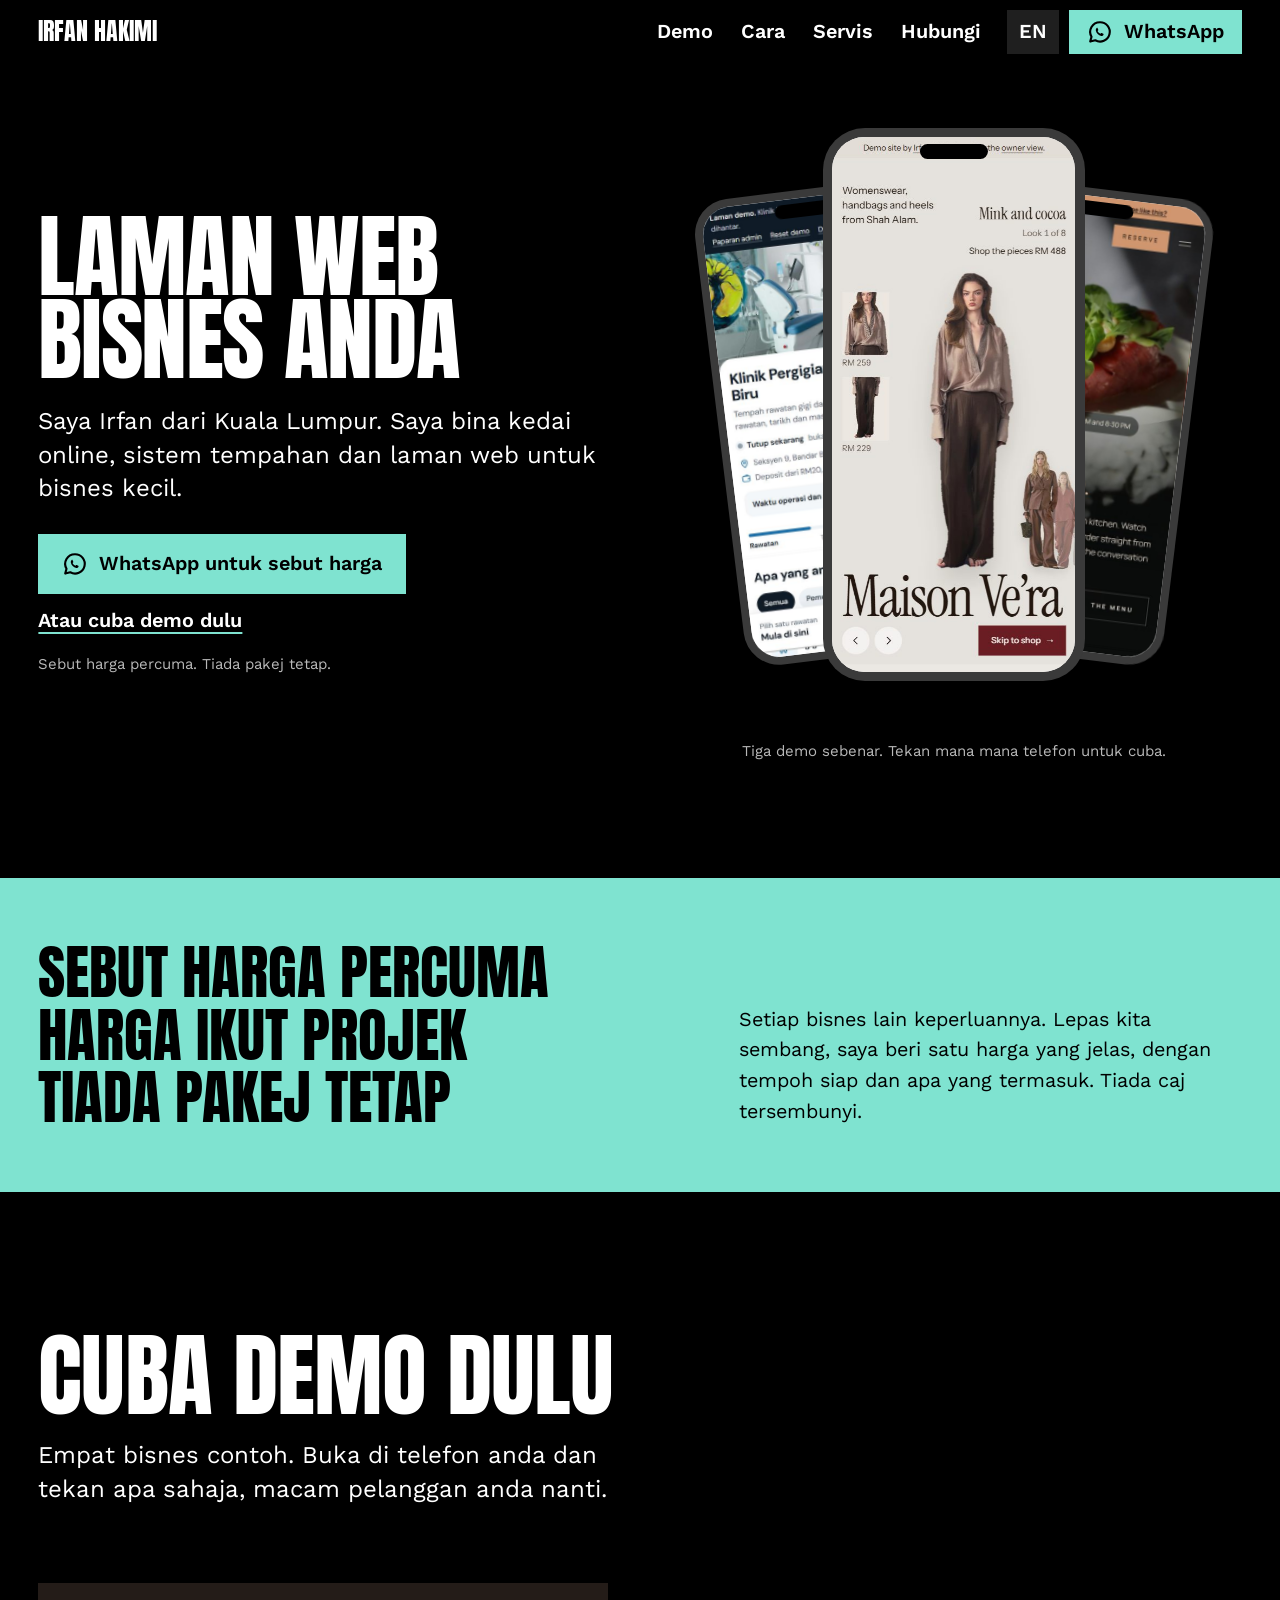
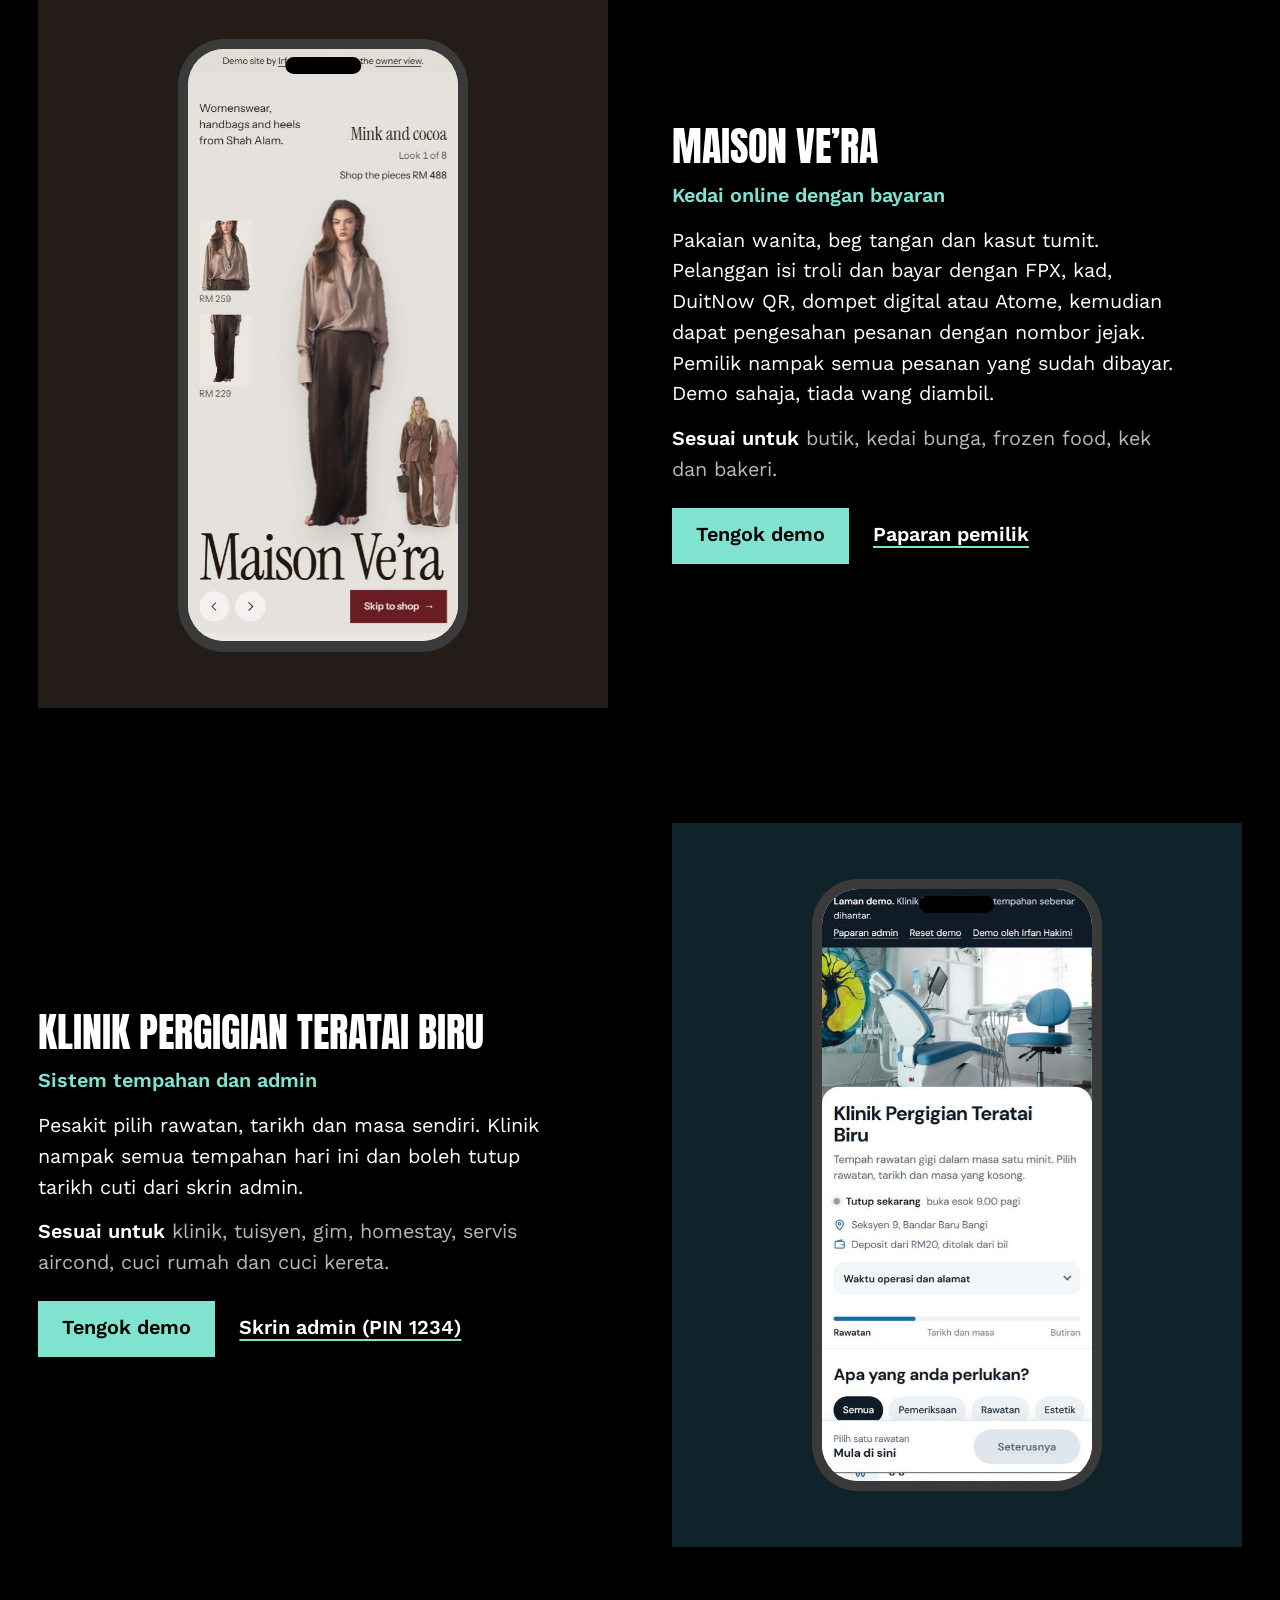
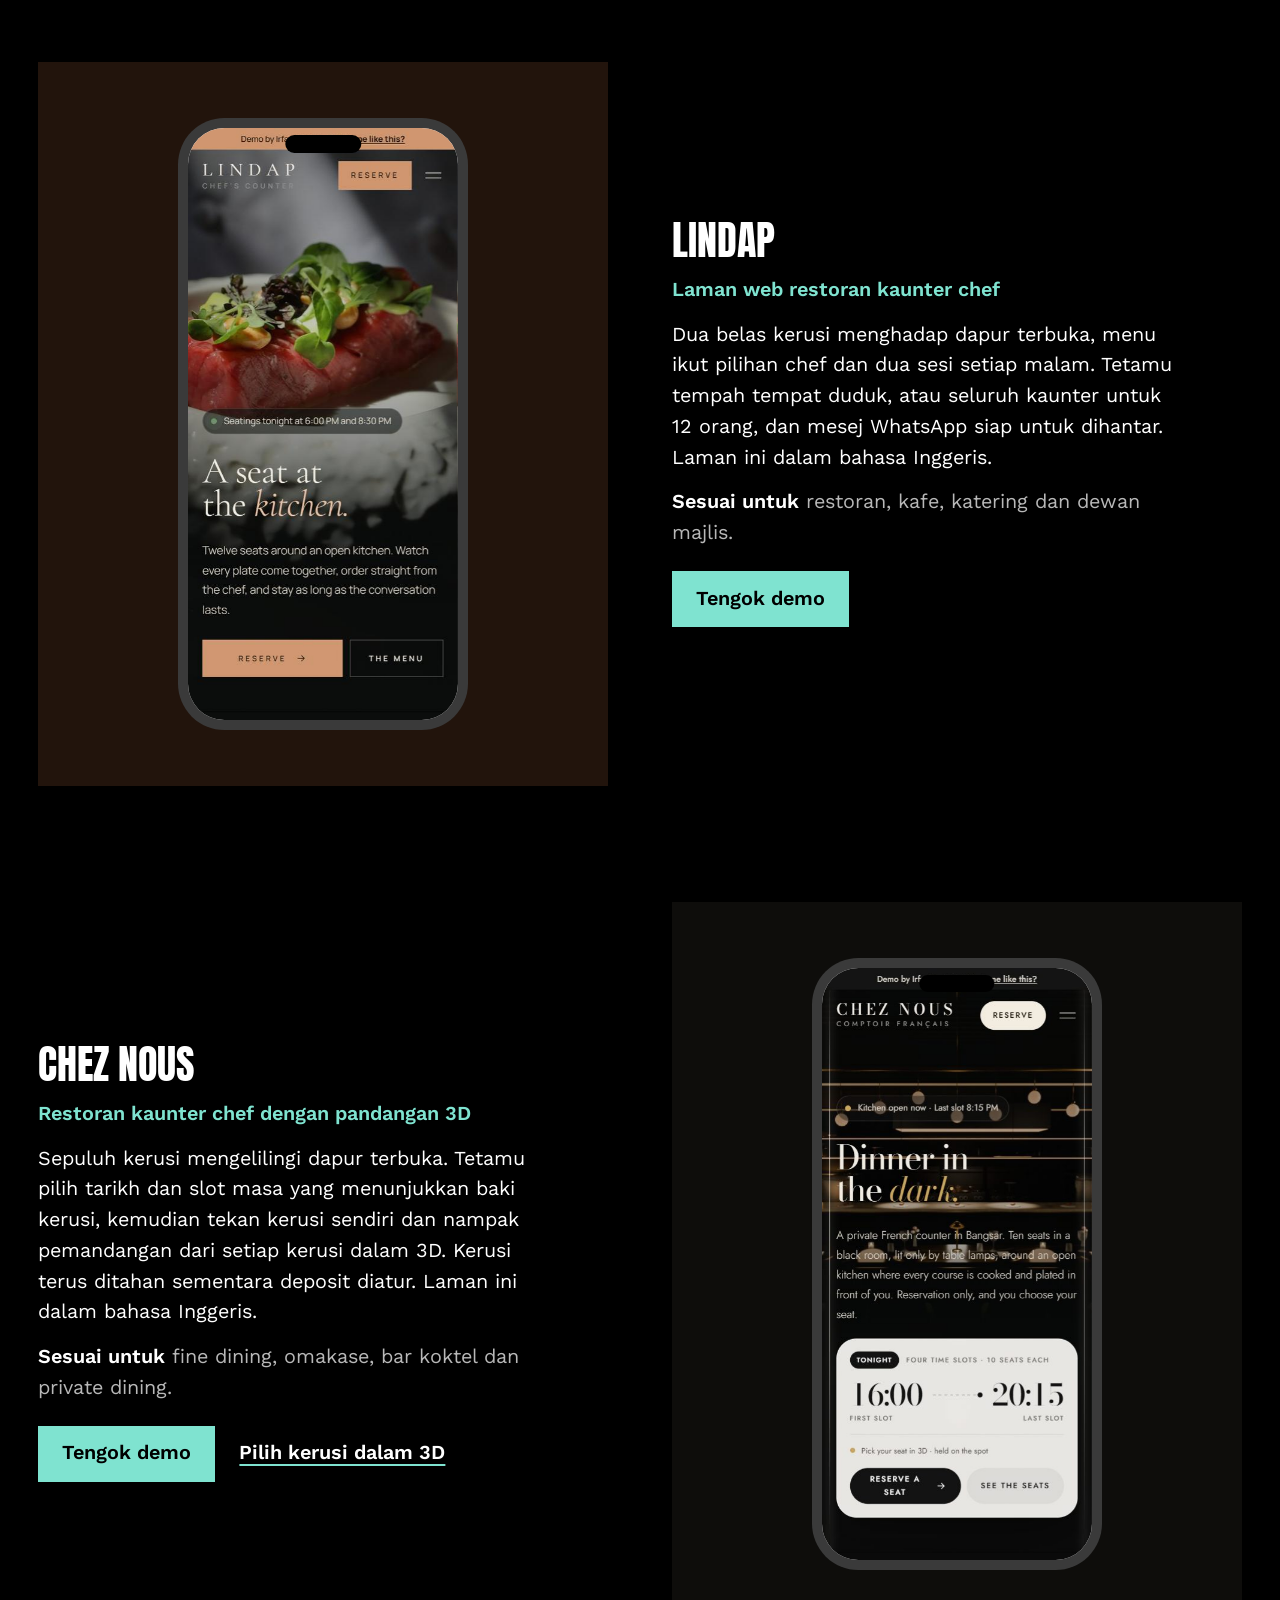
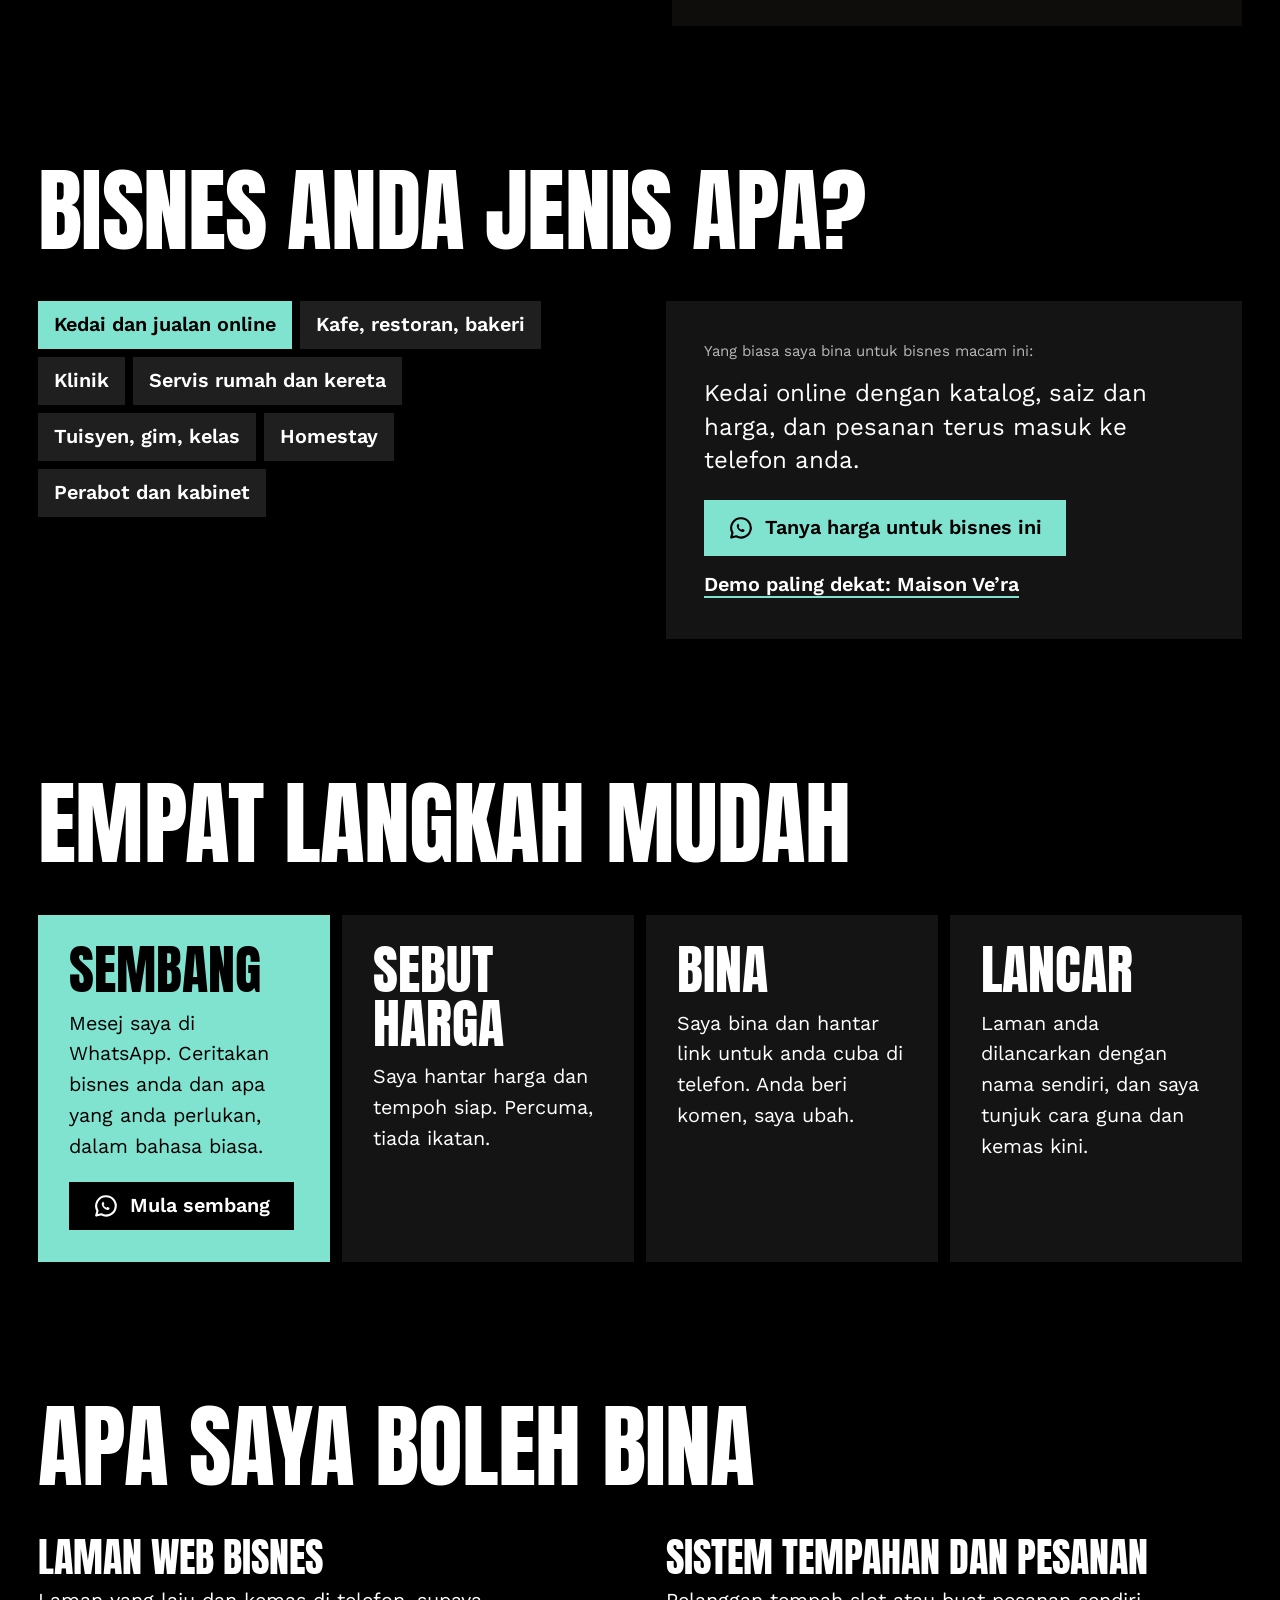
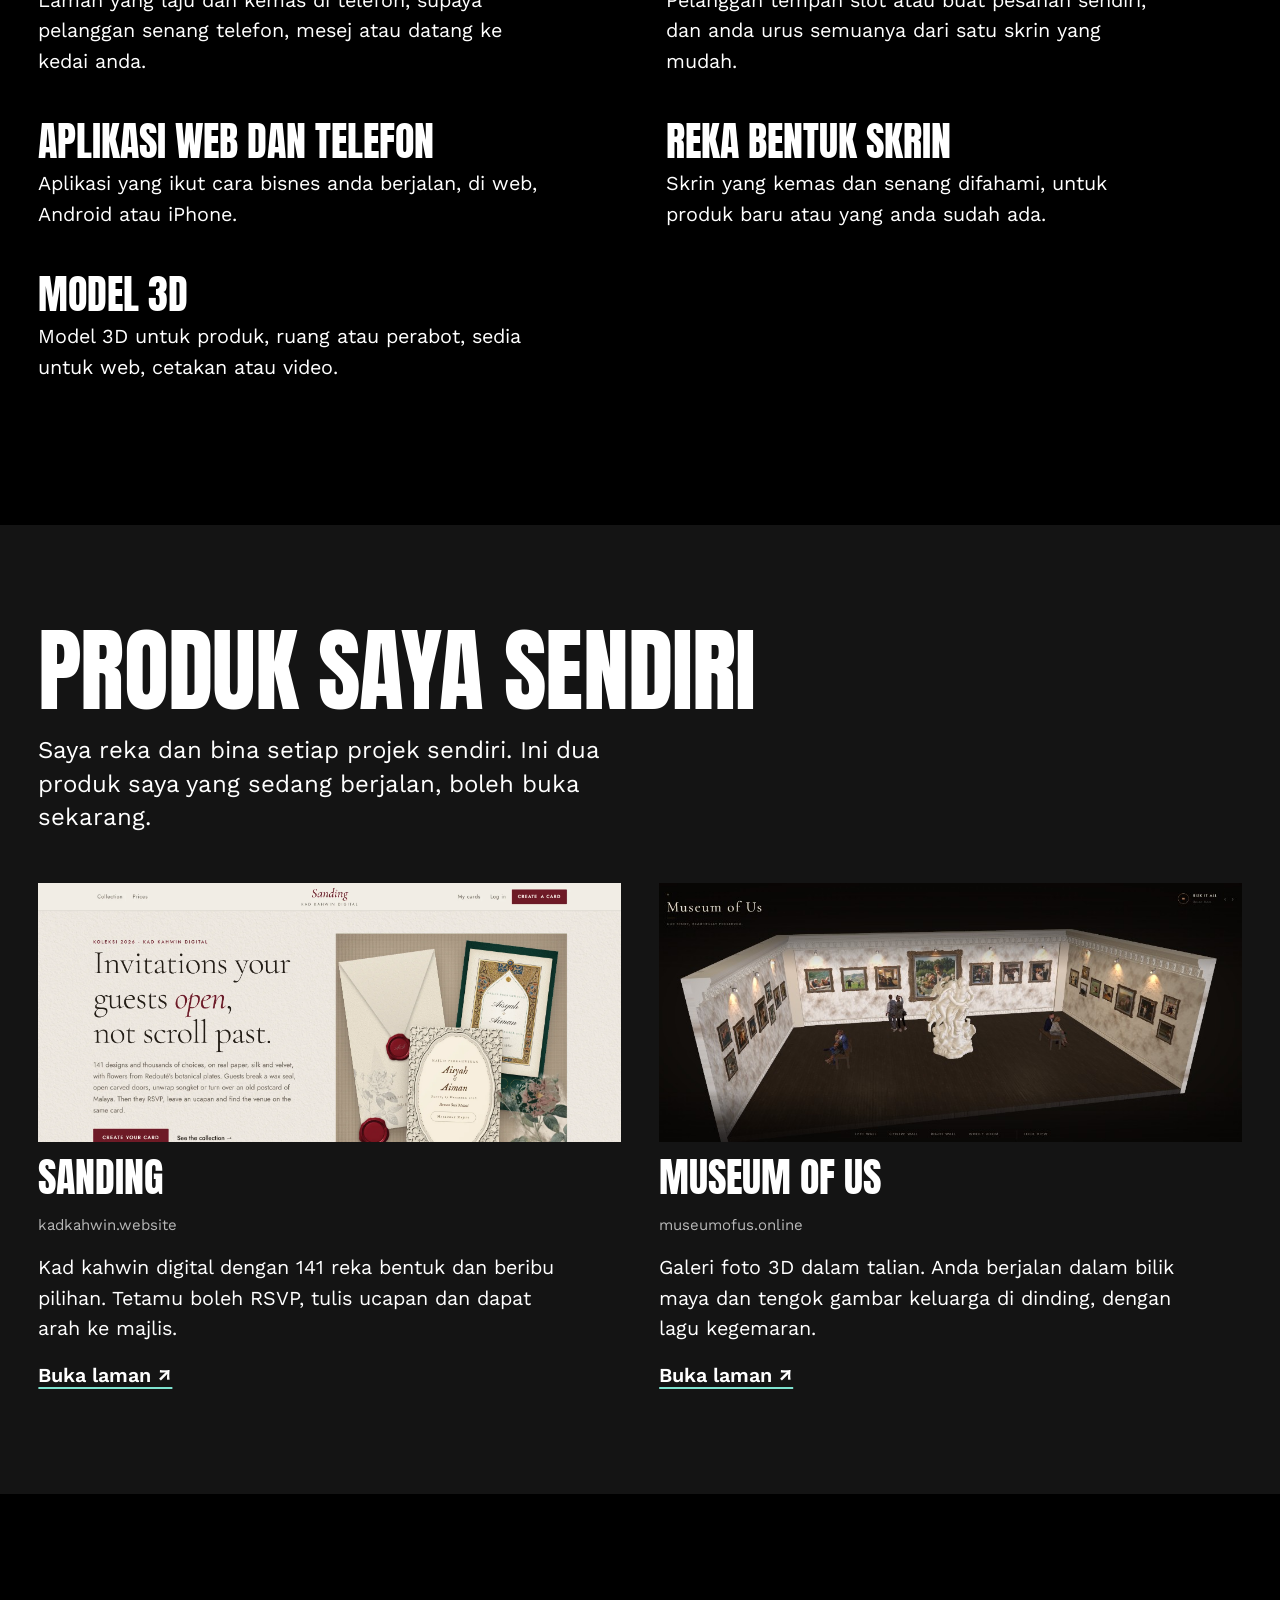
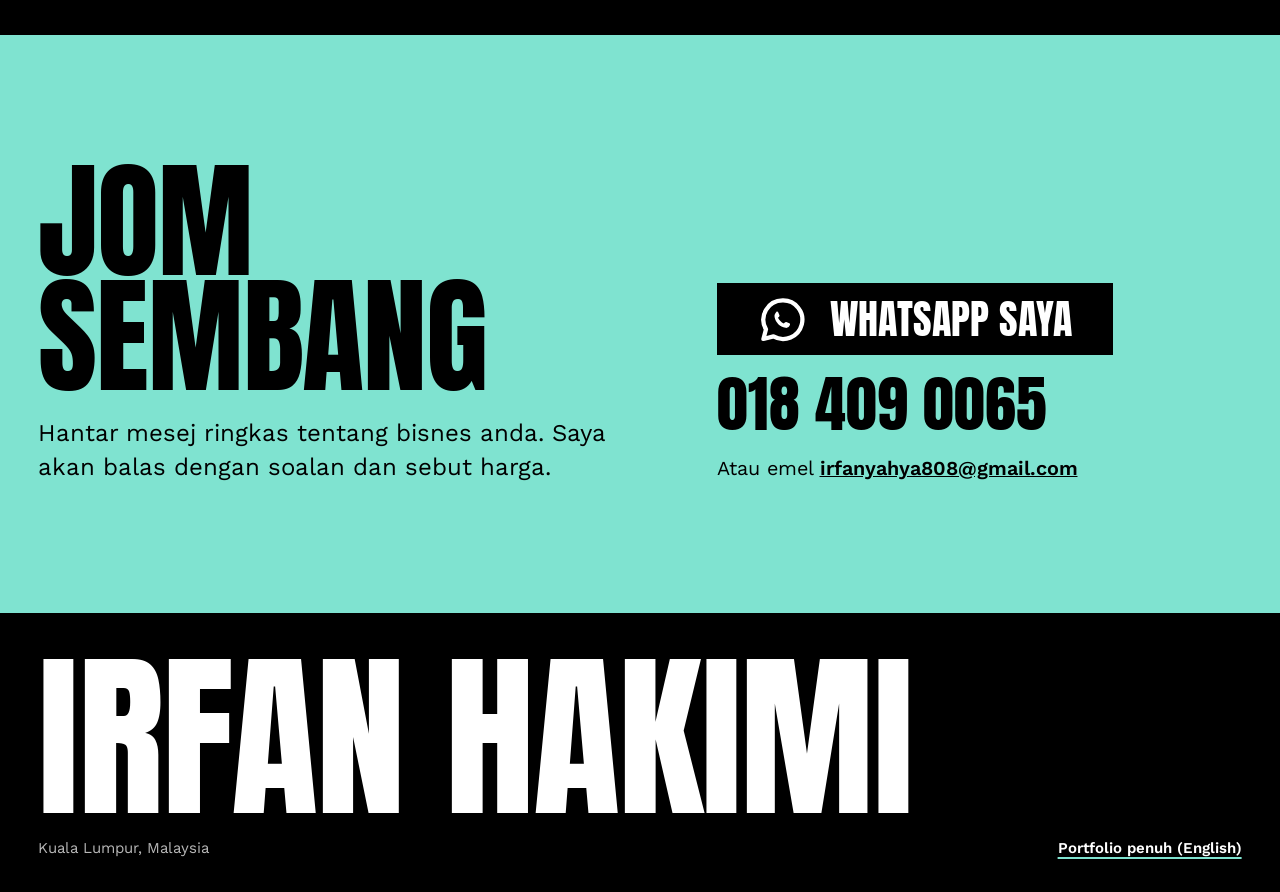
<file: kerja/index.html>
<!DOCTYPE html>
<html lang="ms">
  <head>
    <meta charset="UTF-8" />
    <meta name="viewport" content="width=device-width, initial-scale=1.0, viewport-fit=cover" />
    <title>Irfan Hakimi | Laman web dan sistem untuk bisnes kecil</title>
    <meta
      name="description"
      content="Laman web, kedai online dan sistem tempahan untuk kedai, klinik dan servis kecil di Malaysia. Cuba empat demo di telefon anda dan minta sebut harga percuma di WhatsApp."
    />
    <link rel="canonical" href="https://irfanhakimi.com/kerja/" />
    <meta property="og:type" content="website" />
    <meta property="og:locale" content="ms_MY" />
    <meta property="og:url" content="https://irfanhakimi.com/kerja/" />
    <meta property="og:site_name" content="Irfan Hakimi" />
    <meta property="og:title" content="Laman web dan sistem untuk bisnes anda" />
    <meta
      property="og:description"
      content="Kedai online, sistem tempahan dan laman web untuk bisnes kecil. Cuba demo di telefon dan minta sebut harga percuma."
    />
    <meta property="og:image" content="https://irfanhakimi.com/kerja/og.png" />
    <meta property="og:image:width" content="1200" />
    <meta property="og:image:height" content="630" />
    <meta property="og:image:alt" content="Laman web bisnes anda, dengan tiga demo dalam telefon" />
    <meta name="twitter:card" content="summary_large_image" />
    <meta name="theme-color" content="#000000" />
    <link
      rel="icon"
      href="data:image/svg+xml,%3Csvg xmlns='http://www.w3.org/2000/svg' viewBox='0 0 64 64'%3E%3Crect width='64' height='64' fill='%23000'/%3E%3Ctext x='32' y='46' font-family='Impact,Arial Narrow,sans-serif' font-size='40' fill='%237fe3d0' text-anchor='middle'%3EIH%3C/text%3E%3C/svg%3E"
    />
    <link rel="preconnect" href="https://fonts.googleapis.com" />
    <link rel="preconnect" href="https://fonts.gstatic.com" crossorigin />
    <link
      href="https://fonts.googleapis.com/css2?family=Anton&family=Work+Sans:wght@400;600&display=swap"
      rel="stylesheet"
    />
    <style>
      :root {
        --bg: #000000;
        --surface: #141414;
        --surface-2: #1f1f1f;
        --surface-3: #2c2c2c;
        --ink: #ffffff;
        --muted: #b8b8b8;
        --accent: #7fe3d0;
        --accent-ink: #000000;

        --font-display: "Anton", "Impact", "Arial Narrow", sans-serif;
        --font-text: "Work Sans", system-ui, sans-serif;

        --step-small: 0.9375rem;
        --step-body: clamp(1.0625rem, 1rem + 0.3vw, 1.25rem);
        --step-statement: clamp(1.1875rem, 1.05rem + 0.6vw, 1.5rem);
        --step-lead: clamp(1.75rem, 1.35rem + 1.4vw, 2.5rem);
        --step-head: clamp(2.75rem, 1.4rem + 5.4vw, 6.25rem);
        --step-display: clamp(3.25rem, 0.8rem + 9vw, 9rem);

        --margin: clamp(16px, 3vw, 40px);
        --gap-section: clamp(104px, 11vw, 200px);
        --nav-h: 64px;
        --bar-h: 76px;
        --ease-out: cubic-bezier(0.22, 1, 0.36, 1);
      }

      *,
      *::before,
      *::after {
        margin: 0;
        padding: 0;
        box-sizing: border-box;
      }

      html {
        scroll-behavior: smooth;
        scroll-padding-top: var(--nav-h);
        -webkit-text-size-adjust: 100%;
      }

      body {
        background: var(--bg);
        color: var(--ink);
        font-family: var(--font-text);
        font-size: var(--step-body);
        line-height: 1.55;
        overflow-x: hidden;
      }

      img {
        display: block;
        max-width: 100%;
      }

      a {
        color: inherit;
      }

      button {
        font: inherit;
        color: inherit;
        background: none;
        border: 0;
        cursor: pointer;
      }

      ::selection {
        background: var(--accent);
        color: var(--accent-ink);
      }

      :focus-visible {
        outline: 2px solid var(--accent);
        outline-offset: 3px;
      }

      .wrap {
        padding-inline: var(--margin);
      }

      .h-section {
        font-family: var(--font-display);
        font-weight: 400;
        font-size: var(--step-head);
        line-height: 0.95;
        letter-spacing: -0.01em;
        text-transform: uppercase;
      }

      .h-item {
        font-family: var(--font-display);
        font-weight: 400;
        font-size: var(--step-lead);
        line-height: 1;
        text-transform: uppercase;
      }

      .lead {
        font-size: var(--step-statement);
        line-height: 1.4;
        max-width: 38ch;
      }

      /* Buttons: square corners, flat fill */
      .btn {
        display: inline-flex;
        align-items: center;
        justify-content: center;
        gap: 0.55em;
        min-height: 56px;
        padding: 0 24px;
        font-weight: 600;
        font-size: var(--step-body);
        text-decoration: none;
        background: var(--ink);
        color: var(--bg);
        transition: transform 0.25s var(--ease-out), background-color 0.25s,
          color 0.25s;
      }

      .btn:hover {
        transform: translateY(-2px);
      }

      .btn:active {
        transform: translateY(0) scale(0.98);
      }

      .btn svg {
        width: 1.3em;
        height: 1.3em;
        flex: none;
      }

      .btn-accent {
        background: var(--accent);
        color: var(--accent-ink);
      }

      .btn-accent:hover {
        background: var(--ink);
      }

      .btn-quiet {
        background: var(--surface-2);
        color: var(--ink);
      }

      .btn-quiet:hover {
        background: var(--ink);
        color: var(--bg);
      }

      .link {
        font-weight: 600;
        text-decoration: underline;
        text-decoration-thickness: 2px;
        text-underline-offset: 0.25em;
        text-decoration-color: var(--accent);
        transition: text-underline-offset 0.25s var(--ease-out), color 0.25s;
      }

      .link:hover {
        text-underline-offset: 0.4em;
        color: var(--accent);
      }

      /* Nav */
      .nav {
        position: sticky;
        top: 0;
        z-index: 30;
        height: var(--nav-h);
        display: flex;
        align-items: center;
        gap: 10px;
        background: var(--bg);
      }

      .wordmark {
        font-family: var(--font-display);
        font-size: 1.5rem;
        text-transform: uppercase;
        text-decoration: none;
        margin-right: auto;
      }

      .nav-links {
        display: none;
        gap: 28px;
        list-style: none;
        margin-left: auto;
        margin-right: 16px;
      }

      .nav-links a {
        text-decoration: none;
        font-weight: 600;
        transition: color 0.2s;
      }

      .nav-links a:hover {
        color: var(--accent);
      }

      .lang {
        min-height: 44px;
        min-width: 48px;
        padding: 0 12px;
        font-weight: 600;
        background: var(--surface-2);
        transition: background-color 0.2s, color 0.2s;
      }

      .lang:hover {
        background: var(--ink);
        color: var(--bg);
      }

      .nav .btn {
        min-height: 44px;
        padding: 0 14px;
        font-size: var(--step-small);
      }

      /* Phone mockups */
      .phone {
        --w: 230px;
        position: relative;
        width: var(--w);
        aspect-ratio: 9 / 19;
        flex: none;
        padding: calc(var(--w) * 0.035);
        border-radius: calc(var(--w) * 0.16);
        background: #3a3a3a;
        display: block;
        text-decoration: none;
        transition: transform 0.5s var(--ease-out);
      }

      .phone::after {
        content: "";
        position: absolute;
        top: calc(var(--w) * 0.06);
        left: 50%;
        width: 26%;
        height: calc(var(--w) * 0.06);
        transform: translateX(-50%);
        border-radius: 99px;
        background: #000;
        z-index: 2;
      }

      .screen {
        display: block;
        position: relative;
        height: 100%;
        overflow: hidden;
        border-radius: calc(var(--w) * 0.125);
        background: #fff;
      }

      .screen img {
        width: 100%;
        height: auto;
        will-change: transform;
      }

      .run .screen img {
        animation: pan var(--dur, 22s) ease-in-out 1.2s infinite alternate;
      }

      @keyframes pan {
        0%,
        8% {
          transform: translateY(0);
        }
        92%,
        100% {
          transform: translateY(var(--pan, 0px));
        }
      }

      /* Hero */
      .hero {
        padding-top: clamp(24px, 5vw, 72px);
        display: grid;
        gap: 40px;
      }

      .hero h1 {
        font-family: var(--font-display);
        font-weight: 400;
        font-size: var(--step-display);
        line-height: 0.9;
        letter-spacing: -0.015em;
        text-transform: uppercase;
      }

      .hero .lead {
        margin-top: 24px;
      }

      .hero-actions {
        margin-top: 28px;
        display: flex;
        flex-wrap: wrap;
        gap: 12px 24px;
        align-items: center;
      }

      .hero-actions .btn {
        flex: 1 1 100%;
        min-height: 60px;
      }

      .hero-note {
        margin-top: 16px;
        color: var(--muted);
        font-size: var(--step-small);
      }

      .fan {
        --spread: -46%;
        position: relative;
        height: 430px;
        display: flex;
        justify-content: center;
        align-items: flex-start;
      }

      .fan .phone {
        position: absolute;
        top: 0;
      }

      .fan .p-mid {
        --w: 200px;
        z-index: 3;
      }

      .fan .p-left,
      .fan .p-right {
        --w: 168px;
        top: 44px;
        z-index: 1;
      }

      .fan .p-left {
        transform: translateX(var(--spread)) rotate(-7deg);
      }

      .fan .p-right {
        transform: translateX(calc(var(--spread) * -1)) rotate(7deg);
      }

      .fan .p-left:hover {
        transform: translateX(var(--spread)) rotate(-9deg) translateY(-8px);
      }

      .fan .p-right:hover {
        transform: translateX(calc(var(--spread) * -1)) rotate(9deg) translateY(-8px);
      }

      .fan .p-mid:hover {
        transform: translateY(-8px);
      }

      .fan-caption {
        margin-top: 12px;
        text-align: center;
        color: var(--muted);
        font-size: var(--step-small);
      }

      /* Price band: a whole field of the accent */
      .band {
        margin-top: clamp(72px, 9vw, 140px);
        background: var(--accent);
        color: var(--accent-ink);
        padding-block: clamp(40px, 5vw, 72px);
        display: grid;
        gap: 20px;
      }

      .band-points {
        list-style: none;
        display: grid;
        gap: 2px;
      }

      .band-points li {
        font-family: var(--font-display);
        font-size: clamp(2rem, 1.3rem + 3vw, 4.25rem);
        line-height: 1.02;
        text-transform: uppercase;
      }

      .band p {
        max-width: 44ch;
      }

      /* Sections */
      section {
        margin-top: var(--gap-section);
      }

      .section-head .lead {
        margin-top: 20px;
      }

      /* Demo rows */
      .demos {
        margin-top: clamp(48px, 6vw, 88px);
        list-style: none;
        display: grid;
        gap: clamp(72px, 9vw, 140px);
      }

      .demo {
        display: grid;
        gap: 32px;
        align-items: center;
      }

      .demo-stage {
        background: var(--surface);
        padding: 40px 16px;
        display: flex;
        justify-content: center;
      }

      .demo:nth-child(1) .demo-stage {
        background: #241c18;
      }

      .demo:nth-child(2) .demo-stage {
        background: #10222a;
      }

      .demo:nth-child(3) .demo-stage {
        background: #22140c;
      }

      .demo:nth-child(4) .demo-stage {
        background: #0e0d0b;
      }

      .demo-stage .phone {
        --w: 250px;
      }

      .demo-stage .phone:hover {
        transform: translateY(-6px);
      }

      .demo-text {
        display: grid;
        gap: 14px;
        align-content: start;
      }

      .demo .kind {
        color: var(--accent);
        font-weight: 600;
      }

      .demo-text p {
        max-width: 42ch;
      }

      .fits {
        color: var(--muted);
      }

      .fits b {
        color: var(--ink);
        font-weight: 600;
      }

      .demo-actions {
        margin-top: 8px;
        display: flex;
        flex-wrap: wrap;
        gap: 14px 24px;
        align-items: center;
      }

      /* Picker */
      .picker {
        margin-top: 48px;
        display: grid;
        gap: 28px;
      }

      .chips {
        display: flex;
        flex-wrap: wrap;
        gap: 8px;
        list-style: none;
        align-content: start;
      }

      .chip {
        min-height: 48px;
        padding: 10px 16px;
        text-align: left;
        line-height: 1.25;
        background: var(--surface-2);
        font-weight: 600;
        transition: background-color 0.2s, color 0.2s, transform 0.2s var(--ease-out);
      }

      .chip:hover {
        background: var(--surface-3);
      }

      .chip:active {
        transform: scale(0.97);
      }

      .chip[aria-pressed="true"] {
        background: var(--accent);
        color: var(--accent-ink);
      }

      .answer {
        background: var(--surface);
        padding: clamp(24px, 3vw, 40px);
        display: grid;
        gap: 14px;
        align-content: start;
      }

      .answer-label {
        color: var(--muted);
        font-size: var(--step-small);
      }

      .answer-text {
        font-size: var(--step-statement);
        line-height: 1.4;
        max-width: 36ch;
      }

      .answer-actions {
        margin-top: 8px;
        display: flex;
        flex-wrap: wrap;
        gap: 14px 24px;
        align-items: center;
      }

      @media (max-width: 639px) {
        .answer-actions .btn {
          width: 100%;
        }
      }

      .answer.swap {
        animation: swap 0.45s var(--ease-out);
      }

      @keyframes swap {
        from {
          opacity: 0;
          transform: translateY(10px);
        }
      }

      /* Steps */
      .steps {
        margin-top: 48px;
        list-style: none;
        display: grid;
        gap: 12px;
      }

      .steps li {
        background: var(--surface);
        padding: 28px clamp(20px, 2.4vw, 32px) 32px;
        display: grid;
        gap: 12px;
        align-content: start;
      }

      .steps li:first-child {
        background: var(--accent);
        color: var(--accent-ink);
      }

      .steps .h-item {
        font-size: clamp(2.25rem, 1.6rem + 2.2vw, 3.5rem);
      }

      .steps .when {
        font-weight: 600;
      }

      .steps li:not(:first-child) .when {
        color: var(--accent);
      }

      .steps .btn {
        justify-self: start;
        margin-top: 8px;
        background: var(--accent-ink);
        color: var(--ink);
        min-height: 48px;
      }

      .steps .btn:hover {
        background: var(--ink);
        color: var(--bg);
      }

      /* Services */
      .services {
        margin-top: 48px;
        list-style: none;
        display: grid;
        gap: 32px;
      }

      .services p {
        margin-top: 8px;
        max-width: 42ch;
      }

      /* Own products */
      .proof {
        background: var(--surface);
        padding-block: clamp(64px, 8vw, 120px);
      }

      .products {
        margin-top: 48px;
        display: grid;
        gap: 56px;
      }

      .product {
        display: grid;
        gap: 16px;
        align-content: start;
      }

      .product figure {
        overflow: hidden;
        background: var(--surface-2);
      }

      .product img {
        width: 100%;
        height: auto;
        aspect-ratio: 1024 / 456;
        object-fit: cover;
        object-position: top left;
        transition: transform 0.6s var(--ease-out);
      }

      .product:hover img {
        transform: scale(1.03);
      }

      .product .where {
        color: var(--muted);
        font-size: var(--step-small);
      }

      .product p {
        max-width: 44ch;
      }

      /* Contact */
      .contact {
        background: var(--accent);
        color: var(--accent-ink);
        padding-block: clamp(72px, 10vw, 160px);
      }

      .contact h2 {
        font-size: var(--step-display);
        line-height: 0.9;
      }

      .contact .lead {
        margin-top: 24px;
      }

      .contact-actions {
        margin-top: 40px;
        display: grid;
        gap: 18px;
        justify-items: start;
      }

      .contact .btn {
        background: var(--accent-ink);
        color: var(--ink);
        width: 100%;
        min-height: 72px;
        font-family: var(--font-display);
        font-weight: 400;
        font-size: var(--step-lead);
        text-transform: uppercase;
        letter-spacing: 0.01em;
      }

      .contact .btn:hover {
        background: var(--ink);
        color: var(--bg);
      }

      .number {
        font-family: var(--font-display);
        font-size: clamp(2.25rem, 1.5rem + 3vw, 4.5rem);
        line-height: 1;
        text-decoration: none;
      }

      .contact .alt a {
        font-weight: 600;
      }

      footer {
        padding-block: 48px 32px;
      }

      .footer-name {
        font-family: var(--font-display);
        text-transform: uppercase;
        font-size: clamp(3.5rem, 0.5rem + 13.4vw, 15rem);
        line-height: 0.85;
        letter-spacing: -0.01em;
        white-space: nowrap;
      }

      .footer-row {
        margin-top: 24px;
        display: flex;
        flex-wrap: wrap;
        gap: 12px 28px;
        justify-content: space-between;
        color: var(--muted);
        font-size: var(--step-small);
      }

      .footer-row a {
        color: var(--ink);
      }

      /* Sticky WhatsApp bar on phones */
      .wa-bar {
        position: fixed;
        left: 0;
        right: 0;
        bottom: 0;
        z-index: 40;
        padding: 10px var(--margin) calc(10px + env(safe-area-inset-bottom));
        background: var(--bg);
        transform: translateY(110%);
        transition: transform 0.35s var(--ease-out);
      }

      .wa-bar.show {
        transform: none;
      }

      .wa-bar .btn {
        width: 100%;
        min-height: 56px;
      }

      /* Reveal: visible without script */
      .js [data-reveal] {
        opacity: 0;
        transform: translateY(24px);
        transition: opacity 0.7s var(--ease-out), transform 0.7s var(--ease-out);
        transition-delay: calc(var(--i, 0) * 80ms);
      }

      .js [data-reveal].in {
        opacity: 1;
        transform: none;
      }

      .js .fan .phone {
        opacity: 0;
      }

      .js .fan.in .phone {
        opacity: 1;
        transition: opacity 0.7s var(--ease-out), transform 0.9s var(--ease-out);
      }

      .js .fan.in .p-left {
        transition-delay: 0.15s;
      }

      .js .fan.in .p-right {
        transition-delay: 0.3s;
      }

      @media (min-width: 400px) {
        .fan {
          height: 460px;
        }

        .fan .p-mid {
          --w: 215px;
        }

        .fan .p-left,
        .fan .p-right {
          --w: 180px;
        }
      }

      @media (min-width: 640px) {
        .hero-actions .btn {
          flex: 0 0 auto;
        }

        .contact .btn {
          width: auto;
          padding: 0 40px;
        }

        .services {
          grid-template-columns: 1fr 1fr;
          column-gap: clamp(24px, 4vw, 64px);
          row-gap: 44px;
        }

        .steps {
          grid-template-columns: 1fr 1fr;
        }

        .band {
          grid-template-columns: 1.3fr 1fr;
          align-items: end;
          column-gap: 48px;
        }

        .fan {
          --spread: -58%;
          height: 560px;
        }

        .fan .p-mid {
          --w: 250px;
        }

        .fan .p-left,
        .fan .p-right {
          --w: 210px;
          top: 56px;
        }
      }

      @media (min-width: 960px) {
        .nav-links {
          display: flex;
        }

        .wordmark {
          margin-right: 0;
        }

        .nav .btn {
          font-size: var(--step-body);
          padding: 0 18px;
        }

        .hero h1 {
          font-size: clamp(4.5rem, 7.2vw, 8.5rem);
        }

        .hero {
          grid-template-columns: 1fr 1fr;
          align-items: center;
          column-gap: clamp(32px, 4vw, 72px);
        }

        .fan {
          --spread: -56%;
          height: 600px;
        }

        .fan .p-mid {
          --w: 262px;
        }

        .fan .p-left,
        .fan .p-right {
          --w: 222px;
          top: 60px;
        }

        .demo {
          grid-template-columns: 1fr 1fr;
          column-gap: clamp(32px, 5vw, 96px);
        }

        .demo:nth-child(2) .demo-stage,
        .demo:nth-child(4) .demo-stage {
          order: 2;
        }

        .demo-stage {
          padding-block: 56px;
        }

        .demo-stage .phone {
          --w: 290px;
        }

        .picker {
          grid-template-columns: 1fr 1fr;
          align-items: start;
          column-gap: clamp(32px, 4vw, 72px);
        }

        .steps {
          grid-template-columns: repeat(4, 1fr);
        }

        .products {
          grid-template-columns: 1fr 1fr;
          gap: clamp(24px, 3vw, 48px);
        }

        .contact-inner {
          display: grid;
          grid-template-columns: 1.2fr 1fr;
          align-items: end;
          gap: 48px;
        }

        .contact-actions {
          margin-top: 0;
        }

        .wa-bar {
          display: none;
        }
      }

      @media (max-width: 959px) {
        body.has-bar footer {
          padding-bottom: calc(32px + var(--bar-h));
        }
      }

      @media (prefers-reduced-motion: reduce) {
        html {
          scroll-behavior: auto;
        }

        *,
        *::before,
        *::after {
          transition-duration: 0.01ms !important;
          animation: none !important;
        }

        .js [data-reveal],
        .js .fan .phone {
          opacity: 1;
          transform: none;
        }

        .js .fan .p-left {
          transform: translateX(var(--spread)) rotate(-7deg);
        }

        .js .fan .p-right {
          transform: translateX(calc(var(--spread) * -1)) rotate(7deg);
        }
      }
      /* The tilted right-hand phone in the hero pokes 2px past narrow screens; clip it at the
         window edge instead of letting the whole page scroll sideways */
      html {
        overflow-x: clip;
      }

      /* Touch targets: every link and button is at least 44px tall to tap.
         The padding grows the tap area; the matching negative margin keeps the layout where it was. */
      .wordmark {
        padding-block: 4px;
        margin-block: -4px;
      }
      .nav-links a,
      .link,
      .footer-row a {
        padding-block: 12px;
        margin-block: -12px;
      }
      .number {
        padding-block: 5px;
        margin-block: -5px;
      }
      .nav-links a {
        padding-inline: 4px;
        margin-inline: -4px;
      }

    </style>
  </head>
  <body>
    <!-- Chat bubble icon, reused in every WhatsApp button -->
    <svg width="0" height="0" style="position: absolute" aria-hidden="true">
      <symbol id="i-chat" viewBox="0 0 24 24">
        <path
          fill="none"
          stroke="currentColor"
          stroke-width="2"
          stroke-linejoin="round"
          d="M12 3a9 9 0 0 0-7.8 13.5L3 21l4.7-1.2A9 9 0 1 0 12 3z"
        />
        <path
          fill="currentColor"
          d="M9.2 8.2c.3-.1.6 0 .7.3l.6 1.4c.1.3 0 .5-.2.7l-.5.5c.6 1.2 1.5 2.1 2.7 2.7l.5-.5c.2-.2.5-.3.7-.2l1.4.6c.3.1.4.4.3.7-.3 1-1.1 1.6-2.1 1.4-2.6-.5-4.6-2.5-5.1-5.1-.2-1 .4-1.8 1-2.5z"
        />
      </symbol>
    </svg>

    <header class="nav wrap">
      <a class="wordmark" href="/" aria-label="Irfan Hakimi, laman utama">Irfan Hakimi</a>
      <ul class="nav-links">
        <li><a href="#demo" data-i18n="navDemo">Demo</a></li>
        <li><a href="#cara" data-i18n="navHow">Cara</a></li>
        <li><a href="#servis" data-i18n="navServices">Servis</a></li>
        <li><a href="#hubungi" data-i18n="navContact">Hubungi</a></li>
      </ul>
      <button class="lang" type="button" id="lang" lang="en" aria-label="Switch to English">EN</button>
      <a class="btn btn-accent" data-wa="general" href="https://wa.me/60184090065">
        <svg aria-hidden="true"><use href="#i-chat" /></svg><span>WhatsApp</span>
      </a>
    </header>

    <main>
      <!-- Hero: who, what, and three phones you can tap -->
      <div class="hero wrap">
        <div>
          <h1 data-i18n="heroTitle">Laman web bisnes anda</h1>
          <p class="lead" data-i18n="heroLead">
            Saya Irfan dari Kuala Lumpur. Saya bina kedai online, sistem
            tempahan dan laman web untuk bisnes kecil.
          </p>
          <div class="hero-actions">
            <a class="btn btn-accent" data-wa="general" href="https://wa.me/60184090065">
              <svg aria-hidden="true"><use href="#i-chat" /></svg>
              <span data-i18n="heroWa">WhatsApp untuk sebut harga</span>
            </a>
            <a class="link" href="#demo" data-i18n="heroDemo">Atau cuba demo dulu</a>
          </div>
          <p class="hero-note" data-i18n="heroNote">Sebut harga percuma. Tiada pakej tetap.</p>
        </div>

        <div>
          <div class="fan" id="fan">
            <a class="phone p-left" href="/demo/tempahan/" aria-label="Demo Klinik Pergigian Teratai Biru">
              <span class="screen"><img src="img/tempahan-phone.jpg" width="450" height="2295" alt="" data-dur="16s" /></span>
            </a>
            <a class="phone p-mid" href="/demo/butik/" aria-label="Demo Maison Ve’ra">
              <span class="screen"><img src="img/butik-phone.jpg" width="450" height="3897" alt="" /></span>
            </a>
            <a class="phone p-right" href="/demo/restoran/" aria-label="Demo Lindap">
              <span class="screen"><img src="img/restoran-phone.jpg" width="450" height="3897" alt="" /></span>
            </a>
          </div>
          <p class="fan-caption" data-i18n="fanCaption">Tiga demo sebenar. Tekan mana mana telefon untuk cuba.</p>
        </div>
      </div>

      <!-- Price band -->
      <div class="band wrap" id="harga" role="region" aria-labelledby="harga-h">
        <div>
          <h2 class="visually-hidden" id="harga-h" data-i18n="priceTitle" hidden>Harga</h2>
          <ul class="band-points">
            <li data-i18n="pp1">Sebut harga percuma</li>
            <li data-i18n="pp2">Harga ikut projek</li>
            <li data-i18n="pp3">Tiada pakej tetap</li>
          </ul>
        </div>
        <p data-i18n="priceText">
          Setiap bisnes lain keperluannya. Lepas kita sembang, saya beri satu
          harga yang jelas, dengan tempoh siap dan apa yang termasuk. Tiada caj
          tersembunyi.
        </p>
      </div>

      <!-- Demos -->
      <section class="wrap" id="demo" aria-labelledby="demo-h">
        <div class="section-head" data-reveal>
          <h2 class="h-section" id="demo-h" data-i18n="demoTitle">Cuba demo dulu</h2>
          <p class="lead" data-i18n="demoLead">
            Empat bisnes contoh. Buka di telefon anda dan tekan apa sahaja,
            macam pelanggan anda nanti.
          </p>
        </div>
        <ul class="demos">
          <li class="demo">
            <div class="demo-stage" data-reveal>
              <a class="phone" href="/demo/butik/" tabindex="-1" aria-hidden="true">
                <span class="screen"><img src="img/butik-phone.jpg" width="450" height="3897" loading="lazy" alt="" /></span>
              </a>
            </div>
            <div class="demo-text" data-reveal style="--i: 1">
              <h3 class="h-item" id="d1-title">Maison Ve’ra</h3>
              <p class="kind" data-i18n="d1Kind">Kedai online dengan bayaran</p>
              <p data-i18n="d1Text">
                Pakaian wanita, beg tangan dan kasut tumit. Pelanggan isi troli dan
                bayar dengan FPX, kad, DuitNow QR, dompet digital atau Atome,
                kemudian dapat pengesahan pesanan dengan nombor jejak. Pemilik
                nampak semua pesanan yang sudah dibayar. Demo sahaja, tiada wang
                diambil.
              </p>
              <p class="fits" data-i18n="d1Fits"><b>Sesuai untuk</b> butik, kedai bunga, frozen food, kek dan bakeri.</p>
              <div class="demo-actions">
                <a class="btn btn-accent" href="/demo/butik/" aria-describedby="d1-title" data-i18n="seeDemo">Tengok demo</a>
                <a class="link" href="/demo/butik/#owner" data-i18n="d1Owner">Paparan pemilik</a>
              </div>
            </div>
          </li>
          <li class="demo">
            <div class="demo-stage" data-reveal>
              <a class="phone" href="/demo/tempahan/" tabindex="-1" aria-hidden="true">
                <span class="screen"><img src="img/tempahan-phone.jpg" width="450" height="2295" loading="lazy" alt="" data-dur="16s" /></span>
              </a>
            </div>
            <div class="demo-text" data-reveal style="--i: 1">
              <h3 class="h-item" id="d2-title">Klinik Pergigian Teratai Biru</h3>
              <p class="kind" data-i18n="d2Kind">Sistem tempahan dan admin</p>
              <p data-i18n="d2Text">
                Pesakit pilih rawatan, tarikh dan masa sendiri. Klinik nampak
                semua tempahan hari ini dan boleh tutup tarikh cuti dari skrin
                admin.
              </p>
              <p class="fits" data-i18n="d2Fits"><b>Sesuai untuk</b> klinik, tuisyen, gim, homestay, servis aircond, cuci rumah dan cuci kereta.</p>
              <div class="demo-actions">
                <a class="btn btn-accent" href="/demo/tempahan/" aria-describedby="d2-title" data-i18n="seeDemo">Tengok demo</a>
                <a class="link" href="/demo/tempahan/#admin" data-i18n="d2Admin">Skrin admin (PIN 1234)</a>
              </div>
            </div>
          </li>
          <li class="demo">
            <div class="demo-stage" data-reveal>
              <a class="phone" href="/demo/restoran/" tabindex="-1" aria-hidden="true">
                <span class="screen"><img src="img/restoran-phone.jpg" width="450" height="3897" loading="lazy" alt="" /></span>
              </a>
            </div>
            <div class="demo-text" data-reveal style="--i: 1">
              <h3 class="h-item" id="d3-title">Lindap</h3>
              <p class="kind" data-i18n="d3Kind">Laman web restoran kaunter chef</p>
              <p data-i18n="d3Text">
                Dua belas kerusi menghadap dapur terbuka, menu ikut pilihan chef
                dan dua sesi setiap malam. Tetamu tempah tempat duduk, atau
                seluruh kaunter untuk 12 orang, dan mesej WhatsApp siap untuk
                dihantar. Laman ini dalam bahasa Inggeris.
              </p>
              <p class="fits" data-i18n="d3Fits"><b>Sesuai untuk</b> restoran, kafe, katering dan dewan majlis.</p>
              <div class="demo-actions">
                <a class="btn btn-accent" href="/demo/restoran/" aria-describedby="d3-title" data-i18n="seeDemo">Tengok demo</a>
              </div>
            </div>
          </li>
          <li class="demo">
            <div class="demo-stage" data-reveal>
              <a class="phone" href="/demo/chez-nous/" tabindex="-1" aria-hidden="true">
                <span class="screen"><img src="img/chez-nous-phone.jpg" width="450" height="3897" loading="lazy" alt="" /></span>
              </a>
            </div>
            <div class="demo-text" data-reveal style="--i: 1">
              <h3 class="h-item" id="d4-title">Chez Nous</h3>
              <p class="kind" data-i18n="d4Kind">Restoran kaunter chef dengan pandangan 3D</p>
              <p data-i18n="d4Text">
                Sepuluh kerusi mengelilingi dapur terbuka. Tetamu pilih tarikh dan
                slot masa yang menunjukkan baki kerusi, kemudian tekan kerusi sendiri
                dan nampak pemandangan dari setiap kerusi dalam 3D. Kerusi terus
                ditahan sementara deposit diatur. Laman ini dalam bahasa Inggeris.
              </p>
              <p class="fits" data-i18n="d4Fits"><b>Sesuai untuk</b> fine dining, omakase, bar koktel dan private dining.</p>
              <div class="demo-actions">
                <a class="btn btn-accent" href="/demo/chez-nous/" aria-describedby="d4-title" data-i18n="seeDemo">Tengok demo</a>
                <a class="link" href="/demo/chez-nous/#seats" data-i18n="d4Seat">Pilih kerusi dalam 3D</a>
              </div>
            </div>
          </li>
        </ul>
      </section>

      <!-- Picker: what fits your business -->
      <section class="wrap" id="padan" aria-labelledby="padan-h">
        <div class="section-head" data-reveal>
          <h2 class="h-section" id="padan-h" data-i18n="pickTitle">Bisnes anda jenis apa?</h2>
        </div>
        <div class="picker">
          <ul class="chips" id="chips" data-reveal>
            <li><button class="chip" type="button" data-kind="kedai" aria-pressed="true" data-i18n="kKedai">Kedai dan jualan online</button></li>
            <li><button class="chip" type="button" data-kind="makan" aria-pressed="false" data-i18n="kMakan">Kafe, restoran, bakeri</button></li>
            <li><button class="chip" type="button" data-kind="klinik" aria-pressed="false" data-i18n="kKlinik">Klinik</button></li>
            <li><button class="chip" type="button" data-kind="servis" aria-pressed="false" data-i18n="kServis">Servis rumah dan kereta</button></li>
            <li><button class="chip" type="button" data-kind="kelas" aria-pressed="false" data-i18n="kKelas">Tuisyen, gim, kelas</button></li>
            <li><button class="chip" type="button" data-kind="homestay" aria-pressed="false" data-i18n="kHomestay">Homestay</button></li>
            <li><button class="chip" type="button" data-kind="tukang" aria-pressed="false" data-i18n="kTukang">Perabot dan kabinet</button></li>
          </ul>
          <div class="answer" id="answer" aria-live="polite" data-reveal style="--i: 1">
            <p class="answer-label" data-i18n="pickLabel">Yang biasa saya bina untuk bisnes macam ini:</p>
            <p class="answer-text" id="answer-text">
              Kedai online dengan katalog, saiz dan harga, dan pesanan terus
              masuk ke telefon anda.
            </p>
            <div class="answer-actions">
              <a class="btn btn-accent" id="answer-ask" data-wa="kind" href="https://wa.me/60184090065">
                <svg aria-hidden="true"><use href="#i-chat" /></svg><span id="answer-ask-label">Tanya harga untuk bisnes ini</span>
              </a>
              <a class="link" id="answer-demo" href="/demo/butik/">Demo paling dekat: Maison Ve’ra</a>
            </div>
          </div>
        </div>
      </section>

      <!-- How it works -->
      <section class="wrap" id="cara" aria-labelledby="cara-h">
        <div class="section-head" data-reveal>
          <h2 class="h-section" id="cara-h" data-i18n="howTitle">Empat langkah mudah</h2>
        </div>
        <ol class="steps">
          <li data-reveal>
            <h3 class="h-item" data-i18n="st1">Sembang</h3>
            <p data-i18n="st1Text">Mesej saya di WhatsApp. Ceritakan bisnes anda dan apa yang anda perlukan, dalam bahasa biasa.</p>
            <a class="btn" data-wa="general" href="https://wa.me/60184090065">
              <svg aria-hidden="true"><use href="#i-chat" /></svg><span data-i18n="st1Btn">Mula sembang</span>
            </a>
          </li>
          <li data-reveal style="--i: 1">
            <h3 class="h-item" data-i18n="st2">Sebut harga</h3>
            <p data-i18n="st2Text">Saya hantar harga dan tempoh siap. Percuma, tiada ikatan.</p>
          </li>
          <li data-reveal style="--i: 2">
            <h3 class="h-item" data-i18n="st3">Bina</h3>
            <p data-i18n="st3Text">Saya bina dan hantar link untuk anda cuba di telefon. Anda beri komen, saya ubah.</p>
          </li>
          <li data-reveal style="--i: 3">
            <h3 class="h-item" data-i18n="st4">Lancar</h3>
            <p data-i18n="st4Text">Laman anda dilancarkan dengan nama sendiri, dan saya tunjuk cara guna dan kemas kini.</p>
          </li>
        </ol>
      </section>

      <!-- Services -->
      <section class="wrap" id="servis" aria-labelledby="servis-h">
        <div class="section-head" data-reveal>
          <h2 class="h-section" id="servis-h" data-i18n="svcTitle">Apa saya boleh bina</h2>
        </div>
        <ul class="services">
          <li data-reveal>
            <h3 class="h-item" data-i18n="s1Title">Laman web bisnes</h3>
            <p data-i18n="s1Text">Laman yang laju dan kemas di telefon, supaya pelanggan senang telefon, mesej atau datang ke kedai anda.</p>
          </li>
          <li data-reveal style="--i: 1">
            <h3 class="h-item" data-i18n="s2Title">Sistem tempahan dan pesanan</h3>
            <p data-i18n="s2Text">Pelanggan tempah slot atau buat pesanan sendiri, dan anda urus semuanya dari satu skrin yang mudah.</p>
          </li>
          <li data-reveal>
            <h3 class="h-item" data-i18n="s3Title">Aplikasi web dan telefon</h3>
            <p data-i18n="s3Text">Aplikasi yang ikut cara bisnes anda berjalan, di web, Android atau iPhone.</p>
          </li>
          <li data-reveal style="--i: 1">
            <h3 class="h-item" data-i18n="s4Title">Reka bentuk skrin</h3>
            <p data-i18n="s4Text">Skrin yang kemas dan senang difahami, untuk produk baru atau yang anda sudah ada.</p>
          </li>
          <li data-reveal>
            <h3 class="h-item" data-i18n="s5Title">Model 3D</h3>
            <p data-i18n="s5Text">Model 3D untuk produk, ruang atau perabot, sedia untuk web, cetakan atau video.</p>
          </li>
        </ul>
      </section>

      <!-- Own products as proof -->
      <section class="proof wrap" id="produk" aria-labelledby="produk-h">
        <div class="section-head" data-reveal>
          <h2 class="h-section" id="produk-h" data-i18n="prodTitle">Produk saya sendiri</h2>
          <p class="lead" data-i18n="prodLead">Saya reka dan bina setiap projek sendiri. Ini dua produk saya yang sedang berjalan, boleh buka sekarang.</p>
        </div>
        <div class="products">
          <article class="product" data-reveal>
            <figure>
              <img src="../images/dpkadkahwin.webp" width="1024" height="455" loading="lazy" alt="Sanding: kad kahwin digital dengan RSVP" data-i18n-alt="altSanding" />
            </figure>
            <h3 class="h-item">Sanding</h3>
            <p class="where">kadkahwin.website</p>
            <p data-i18n="p1Text">
              Kad kahwin digital dengan 141 reka bentuk dan beribu pilihan.
              Tetamu boleh RSVP, tulis ucapan dan dapat arah ke majlis.
            </p>
            <a class="link" href="https://kadkahwin.website" target="_blank" rel="noopener noreferrer" data-i18n="openSite">Buka laman ↗</a>
          </article>
          <article class="product" data-reveal style="--i: 1">
            <figure>
              <img src="../images/dpmuseum.png" width="1024" height="457" loading="lazy" alt="Museum of Us: bilik galeri 3D dengan gambar di dinding" data-i18n-alt="altMuseum" />
            </figure>
            <h3 class="h-item">Museum of Us</h3>
            <p class="where">museumofus.online</p>
            <p data-i18n="p2Text">
              Galeri foto 3D dalam talian. Anda berjalan dalam bilik maya dan
              tengok gambar keluarga di dinding, dengan lagu kegemaran.
            </p>
            <a class="link" href="https://museumofus.online" target="_blank" rel="noopener noreferrer" data-i18n="openSite">Buka laman ↗</a>
          </article>
        </div>
      </section>

      <!-- Contact -->
      <section class="contact wrap" id="hubungi" aria-labelledby="hubungi-h">
        <div class="contact-inner">
          <div data-reveal>
            <h2 class="h-section" id="hubungi-h" data-i18n="ctTitle">Jom sembang</h2>
            <p class="lead" data-i18n="ctLead">
              Hantar mesej ringkas tentang bisnes anda. Saya akan balas dengan
              soalan dan sebut harga.
            </p>
          </div>
          <div class="contact-actions" data-reveal style="--i: 1">
            <a class="btn" id="contact-main" data-wa="general" href="https://wa.me/60184090065?text=Hi%20Irfan%2C%20saya%20berminat%20nak%20buat%20website%20untuk%20bisnes%20saya.">
              <svg aria-hidden="true"><use href="#i-chat" /></svg><span data-i18n="ctBtn">WhatsApp saya</span>
            </a>
            <a class="number" data-wa="general" href="https://wa.me/60184090065">018 409 0065</a>
            <p class="alt" id="contact-alt">
              <span data-i18n="ctOr">Atau emel</span>
              <a href="mailto:irfanyahya808@gmail.com?subject=Tanya%20harga%20projek">irfanyahya808@gmail.com</a>
            </p>
          </div>
        </div>
      </section>
    </main>

    <footer class="wrap">
      <p class="footer-name" aria-hidden="true">Irfan Hakimi</p>
      <div class="footer-row">
        <span data-i18n="ftWhere">Kuala Lumpur, Malaysia</span>
        <a class="link" href="/" data-i18n="ftFull">Portfolio penuh (English)</a>
      </div>
    </footer>

    <div class="wa-bar" id="wa-bar">
      <a class="btn btn-accent" data-wa="general" href="https://wa.me/60184090065">
        <svg aria-hidden="true"><use href="#i-chat" /></svg><span data-i18n="barWa">WhatsApp untuk sebut harga</span>
      </a>
    </div>

    <script>
      /* ============================================================
         WHATSAPP NUMBER: country code, digits only (018 409 0065).
         Clear it ("") to make every WhatsApp button send an email.
         ============================================================ */
      const WHATSAPP_NUMBER = "60184090065";

      const EMAIL = "irfanyahya808@gmail.com";
      const SUBJECT = "Tanya harga projek";

      document.documentElement.classList.add("js");

      const EN = {
        navDemo: "Demos",
        navHow: "How",
        navServices: "Services",
        navContact: "Contact",
        heroTitle: "Your business, online",
        heroLead:
          "I'm Irfan from Kuala Lumpur. I build online shops, booking systems and websites for small businesses.",
        heroWa: "WhatsApp for a free quote",
        heroDemo: "Or try the demos first",
        heroNote: "Free quote. No fixed packages.",
        fanCaption: "Three real demos. Tap any phone to try it.",
        priceTitle: "Price",
        pp1: "Free quote",
        pp2: "Priced per project",
        pp3: "No fixed packages",
        priceText:
          "Every business needs something different. After we talk, I give you one clear price, with the finish date and what is included. No hidden charges.",
        demoTitle: "Try the demos",
        demoLead:
          "Four example businesses. Open them on your phone and tap anything, just like your customers would.",
        d1Kind: "Online shop with checkout",
        d1Text:
          "Womenswear, handbags and heels. Customers fill a cart and pay by FPX, card, DuitNow QR, digital wallet or Atome, then get an order confirmation with tracking. The owner sees every paid order. Demo only, no money is taken.",
        d1Fits: "<b>Good for</b> boutiques, florists, frozen food, cakes and bakeries.",
        d1Owner: "Owner view",
        d2Kind: "Booking and admin system",
        d2Text:
          "Patients choose their own treatment, date and time. The clinic sees every booking for today and can close dates from the admin screen.",
        d2Fits:
          "<b>Good for</b> clinics, tuition, gyms, homestays, aircond service, home cleaning and car wash.",
        d2Admin: "Admin screen (PIN 1234)",
        d3Kind: "Chef's counter restaurant website",
        d3Text:
          "Twelve seats facing an open kitchen, a menu chosen by the chef and two seatings a night. Guests book their seats, or the whole counter for 12, and a WhatsApp message is ready to send. The site is in English.",
        d3Fits: "<b>Good for</b> restaurants, cafes, catering and event halls.",
        d4Kind: "Chef's counter restaurant with a 3D seat view",
        d4Text:
          "Ten seats around an open kitchen. Guests pick a date and a time slot that shows the seats left, then tap their own seats and see the view from each one in 3D. The seats are held at once while the deposit is arranged. The site is in English.",
        d4Fits: "<b>Good for</b> fine dining, omakase counters, cocktail bars and private dining.",
        d4Seat: "Pick a seat in 3D",
        seeDemo: "Open the demo",
        pickTitle: "What kind of business?",
        kKedai: "Shops and online selling",
        kMakan: "Cafes, restaurants, bakeries",
        kKlinik: "Clinics",
        kServis: "Home and car services",
        kKelas: "Tuition, gyms, classes",
        kHomestay: "Homestays",
        kTukang: "Furniture and cabinets",
        pickLabel: "What I usually build for a business like this:",
        howTitle: "Four simple steps",
        st1: "Chat",
        st1Text: "Message me on WhatsApp. Tell me about your business and what you need, in plain words.",
        st1Btn: "Start a chat",
        st2: "Quote",
        st2Text: "I send a price and a finish date. Free, no commitment.",
        st3: "Build",
        st3Text: "I build it and send you a link to try on your phone. You tell me what to change.",
        st4: "Launch",
        st4Text: "Your site goes live under your own name, and I show you how to use and update it.",
        svcTitle: "What I can build",
        s1Title: "Business websites",
        s1Text: "A fast, tidy site on the phone, so customers can easily call, message or visit your shop.",
        s2Title: "Booking and order systems",
        s2Text: "Customers book a slot or order on their own, and you manage it all from one simple screen.",
        s3Title: "Web and mobile apps",
        s3Text: "Apps built around how your business runs, on the web, Android or iPhone.",
        s4Title: "Screen design",
        s4Text: "Clean screens that are easy to understand, for a new product or the one you already have.",
        s5Title: "3D models",
        s5Text: "3D models of products, spaces or furniture, ready for the web, print or video.",
        prodTitle: "Things I built myself",
        prodLead: "I design and build every project myself. Here are two of my own products, live right now.",
        p1Text:
          "Digital wedding cards with 141 designs and thousands of choices. Guests RSVP, leave wishes and get directions to the venue.",
        p2Text:
          "An online 3D photo gallery. You walk through a virtual room and see family photos on the walls, with a favourite song playing.",
        openSite: "Open the site ↗",
        altSanding: "Sanding: a digital wedding card with RSVP",
        altMuseum: "Museum of Us: a 3D gallery room with photos on the walls",
        ctTitle: "Let's talk",
        ctLead: "Send a short message about your business. I'll reply with questions and a quote.",
        ctBtn: "WhatsApp me",
        ctOr: "Or email",
        ftWhere: "Kuala Lumpur, Malaysia",
        ftFull: "Full portfolio",
        barWa: "WhatsApp for a free quote",
        askThis: "Ask for a price for this",
        nearest: "Closest demo: ",
      };

      const MS_EXTRA = {
        askThis: "Tanya harga untuk bisnes ini",
        nearest: "Demo paling dekat: ",
      };

      const DEMOS = {
        butik: { href: "/demo/butik/", name: "Maison Ve’ra" },
        tempahan: { href: "/demo/tempahan/", name: "Klinik Pergigian Teratai Biru" },
        restoran: { href: "/demo/restoran/", name: "Lindap" },
      };

      const KINDS = {
        kedai: {
          demo: "butik",
          ms: "Kedai online dengan katalog, saiz dan harga, dan pesanan terus masuk ke telefon anda.",
          en: "An online shop with your catalogue, sizes and prices, with orders coming straight to your phone.",
          msName: "kedai",
          enName: "a shop",
        },
        makan: {
          demo: "restoran",
          ms: "Menu dalam talian, tempahan meja, dan pesanan untuk ambil sendiri atau hantar.",
          en: "An online menu, table bookings, and orders for pickup or delivery.",
          msName: "kafe atau restoran",
          enName: "a cafe or restaurant",
        },
        klinik: {
          demo: "tempahan",
          ms: "Temujanji dalam talian, peringatan untuk pesakit, dan senarai harian untuk staf.",
          en: "Online appointments, reminders for patients, and a daily list for your staff.",
          msName: "klinik",
          enName: "a clinic",
        },
        servis: {
          demo: "tempahan",
          ms: "Pelanggan pilih servis, kawasan dan masa. Anda urus semua kerja dari satu skrin.",
          en: "Customers pick the service, area and time. You manage every job from one screen.",
          msName: "servis rumah atau kereta",
          enName: "a home or car service",
        },
        kelas: {
          demo: "tempahan",
          ms: "Jadual kelas, pendaftaran pelajar atau ahli, dan rekod yuran di satu tempat.",
          en: "Class timetables, student or member sign ups, and fee records in one place.",
          msName: "pusat tuisyen, gim atau kelas",
          enName: "a tuition centre, gym or class",
        },
        homestay: {
          demo: "tempahan",
          ms: "Kalendar tarikh kosong, tempahan terus, dan maklumat daftar masuk untuk tetamu.",
          en: "A calendar of free dates, direct bookings, and check in details for guests.",
          msName: "homestay",
          enName: "a homestay",
        },
        tukang: {
          demo: "butik",
          ms: "Galeri hasil kerja, borang ukuran untuk sebut harga, dan model 3D sebelum dibina.",
          en: "A gallery of your work, a measurement form for quotes, and 3D models before you build.",
          msName: "perabot atau kabinet",
          enName: "furniture or cabinets",
        },
      };

      const MS = { ...MS_EXTRA };
      document.querySelectorAll("[data-i18n]").forEach((el) => {
        MS[el.dataset.i18n] = el.innerHTML.trim();
      });
      document.querySelectorAll("[data-i18n-alt]").forEach((el) => {
        MS[el.dataset.i18nAlt] = el.alt;
      });

      const TITLE = {
        ms: document.title,
        en: "Irfan Hakimi | Websites and systems for small businesses",
      };

      let lang = "ms";
      let kind = "kedai";

      function contactHref(text) {
        if (WHATSAPP_NUMBER) {
          return "https://wa.me/" + WHATSAPP_NUMBER + "?text=" + encodeURIComponent(text);
        }
        return (
          "mailto:" + EMAIL + "?subject=" + encodeURIComponent(SUBJECT) +
          "&body=" + encodeURIComponent(text)
        );
      }

      function generalMessage() {
        return lang === "en"
          ? "Hi Irfan, I'd like a website for my business."
          : "Hi Irfan, saya berminat nak buat website untuk bisnes saya.";
      }

      function kindMessage() {
        const k = KINDS[kind];
        return lang === "en"
          ? "Hi Irfan, I run " + k.enName + ". I'm interested in: " + k.en + " Could you give me a price?"
          : "Hi Irfan, saya ada bisnes " + k.msName + ". Saya berminat dengan: " + k.ms + " Boleh beri sebut harga?";
      }

      function renderLinks() {
        const general = contactHref(generalMessage());
        document.querySelectorAll('[data-wa="general"]').forEach((a) => (a.href = general));
        document.querySelectorAll('[data-wa="kind"]').forEach((a) => (a.href = contactHref(kindMessage())));
      }

      function renderKind(animate) {
        const k = KINDS[kind];
        const d = DEMOS[k.demo];
        const dict = lang === "en" ? EN : MS;
        document.getElementById("answer-text").textContent = k[lang];
        const demo = document.getElementById("answer-demo");
        demo.href = d.href;
        demo.textContent = dict.nearest + d.name;
        document.getElementById("answer-ask-label").textContent = dict.askThis;
        document.querySelectorAll(".chip").forEach((c) => {
          c.setAttribute("aria-pressed", String(c.dataset.kind === kind));
        });
        renderLinks();
        if (animate) {
          const a = document.getElementById("answer");
          a.classList.remove("swap");
          void a.offsetWidth;
          a.classList.add("swap");
        }
      }

      function setLang(next) {
        lang = next;
        const dict = lang === "en" ? EN : MS;
        document.documentElement.lang = lang;
        document.title = TITLE[lang];
        document.querySelectorAll("[data-i18n]").forEach((el) => {
          const v = dict[el.dataset.i18n];
          if (v != null) el.innerHTML = v;
        });
        document.querySelectorAll("[data-i18n-alt]").forEach((el) => {
          const v = dict[el.dataset.i18nAlt];
          if (v != null) el.alt = v;
        });
        const btn = document.getElementById("lang");
        btn.textContent = lang === "en" ? "BM" : "EN";
        btn.lang = lang === "en" ? "ms" : "en";
        btn.setAttribute("aria-label", lang === "en" ? "Tukar ke Bahasa Melayu" : "Switch to English");
        renderKind(false);
        try {
          localStorage.setItem("kerja-lang", lang);
        } catch (e) {}
      }

      document.getElementById("lang").addEventListener("click", () => {
        setLang(lang === "en" ? "ms" : "en");
      });

      document.getElementById("chips").addEventListener("click", (e) => {
        const chip = e.target.closest(".chip");
        if (!chip) return;
        kind = chip.dataset.kind;
        renderKind(true);
      });

      let start = "ms";
      try {
        const q = new URLSearchParams(location.search).get("lang");
        if (q === "en" || q === "ms") start = q;
        else if (localStorage.getItem("kerja-lang") === "en") start = "en";
      } catch (e) {}
      setLang(start);

      /* Phone screens: pan slowly through the real demo while in view */
      function setPan(img) {
        const screen = img.parentElement;
        const travel = img.getBoundingClientRect().height - screen.getBoundingClientRect().height;
        if (travel > 0) img.style.setProperty("--pan", -travel + "px");
        if (img.dataset.dur) img.style.setProperty("--dur", img.dataset.dur);
      }

      const phones = document.querySelectorAll(".phone");
      function panAll() {
        phones.forEach((p) => {
          const img = p.querySelector("img");
          if (img.complete) setPan(img);
          else img.addEventListener("load", () => setPan(img), { once: true });
        });
      }
      panAll();
      addEventListener("resize", panAll);

      const motionOk = !matchMedia("(prefers-reduced-motion: reduce)").matches;

      if ("IntersectionObserver" in window) {
        const run = new IntersectionObserver((entries) => {
          entries.forEach((en) => en.target.classList.toggle("run", en.isIntersecting && motionOk));
        });
        phones.forEach((p) => run.observe(p));

        const io = new IntersectionObserver(
          (entries) => {
            entries.forEach((en) => {
              if (en.isIntersecting) {
                en.target.classList.add("in");
                io.unobserve(en.target);
              }
            });
          },
          { rootMargin: "0px 0px -8% 0px" }
        );
        document.querySelectorAll("[data-reveal], #fan").forEach((el) => io.observe(el));

        /* Sticky WhatsApp bar: after the hero button, hidden at the contact block */
        const bar = document.getElementById("wa-bar");
        const heroBtn = document.querySelector(".hero-actions .btn");
        const contact = document.getElementById("hubungi");
        let pastHero = false;
        let atContact = false;
        const update = () => {
          const show = pastHero && !atContact;
          bar.classList.toggle("show", show);
          document.body.classList.toggle("has-bar", show);
        };
        new IntersectionObserver(([en]) => {
          pastHero = !en.isIntersecting && en.boundingClientRect.top < 0;
          update();
        }).observe(heroBtn);
        new IntersectionObserver(([en]) => {
          atContact = en.isIntersecting;
          update();
        }).observe(contact);
      } else {
        document.querySelectorAll("[data-reveal], #fan").forEach((el) => el.classList.add("in"));
      }
    </script>
  </body>
</html>
</file>
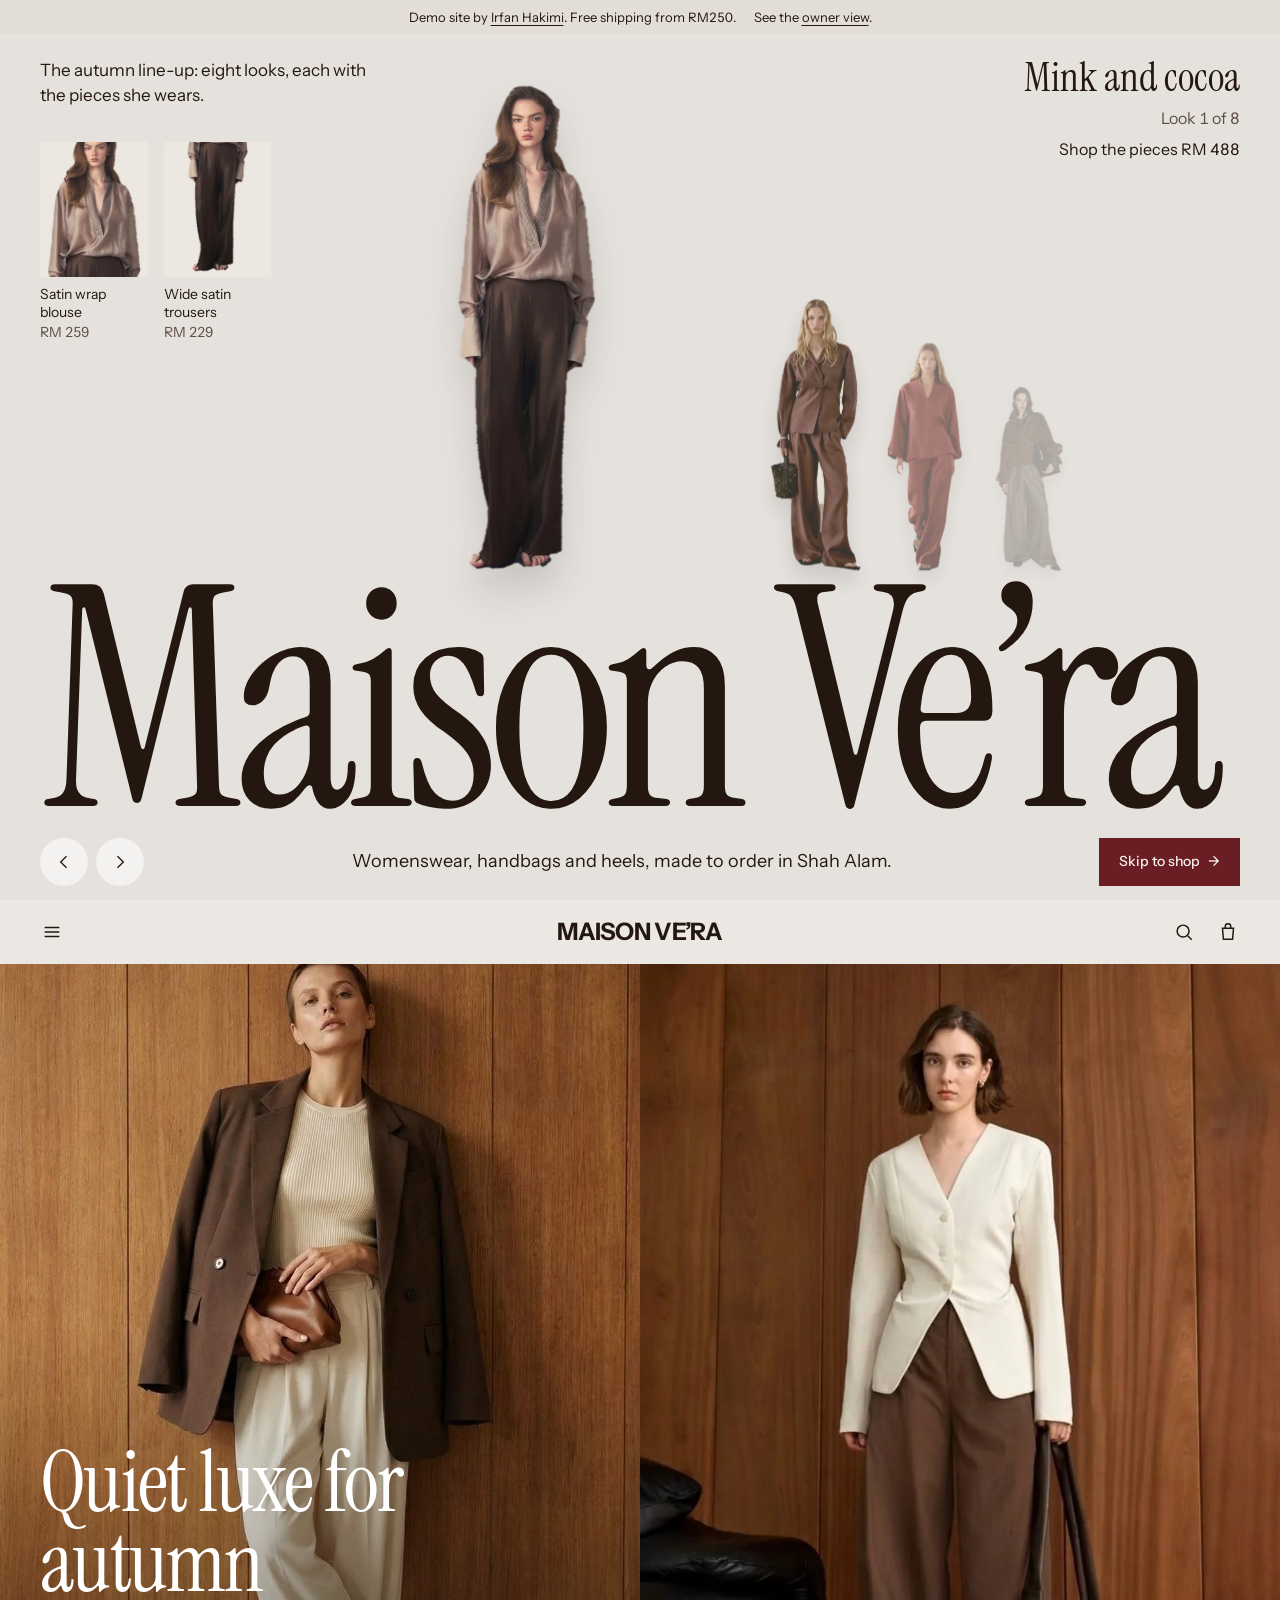
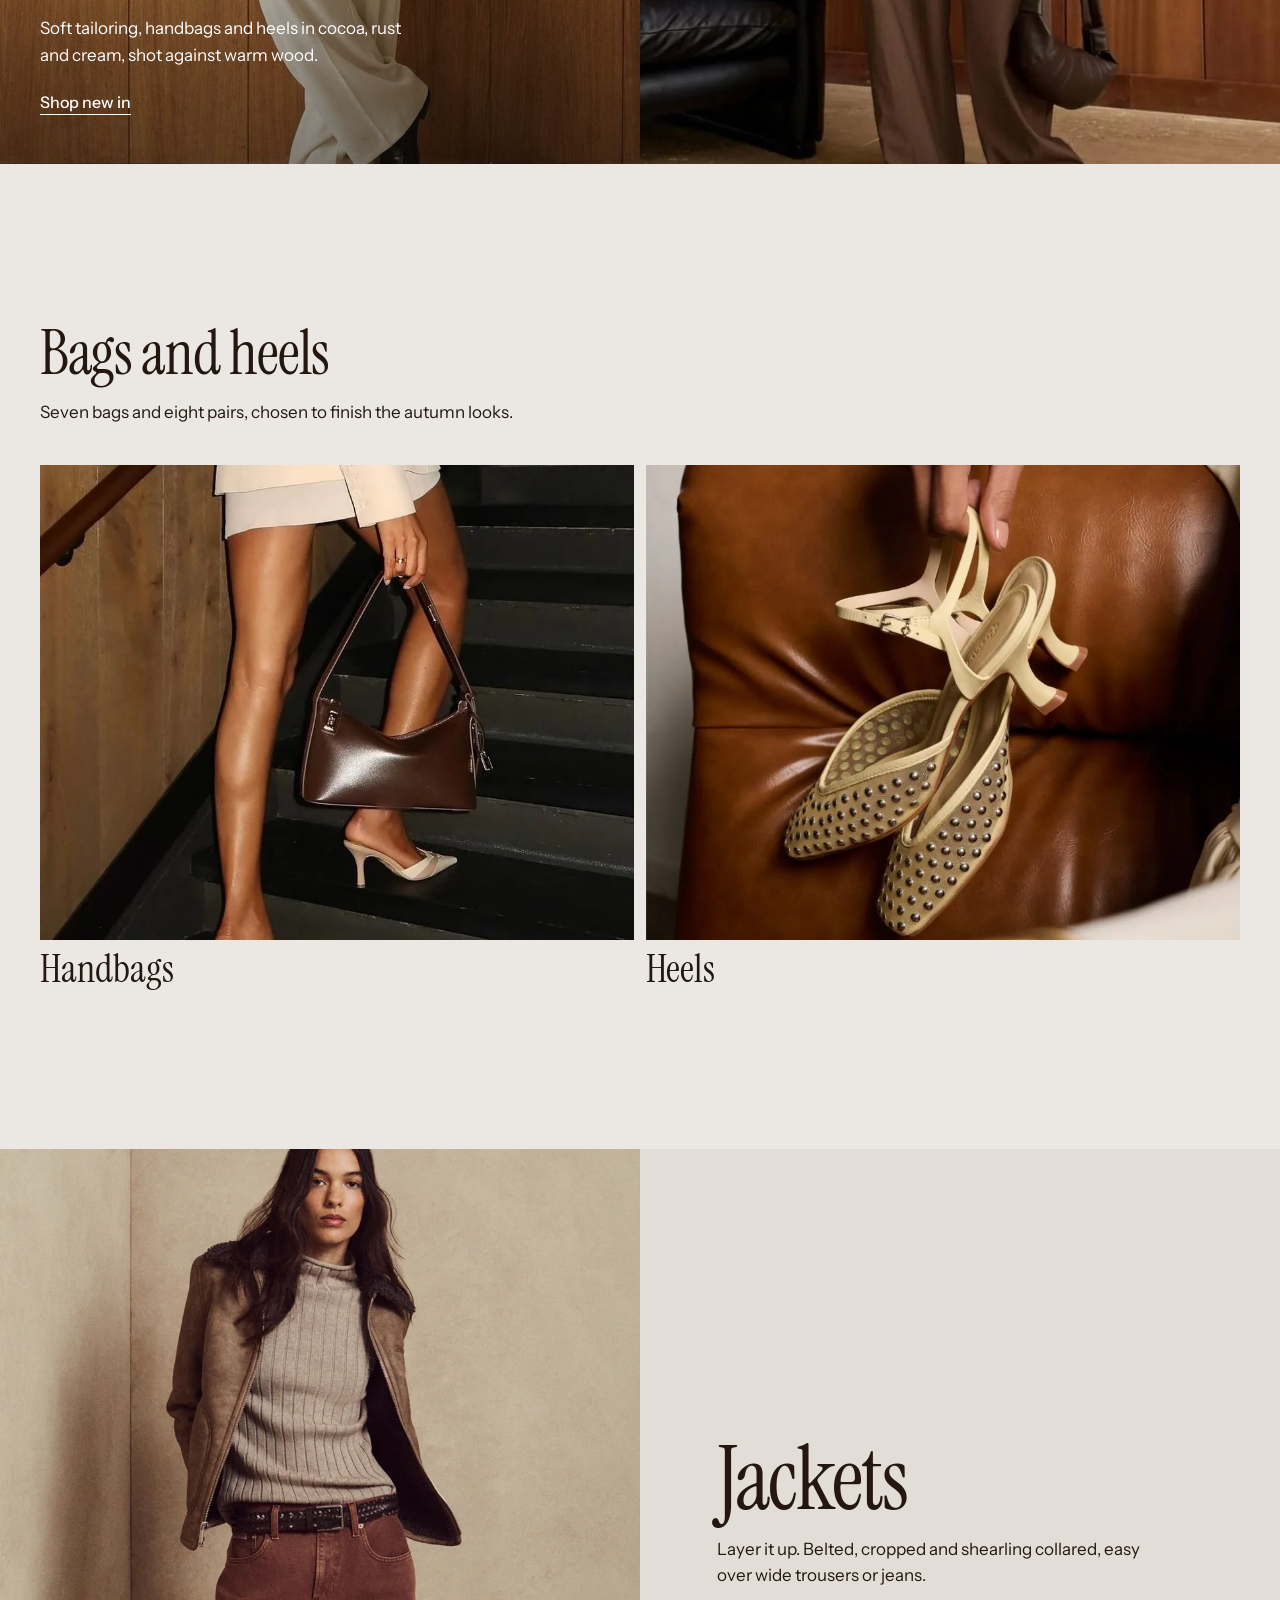
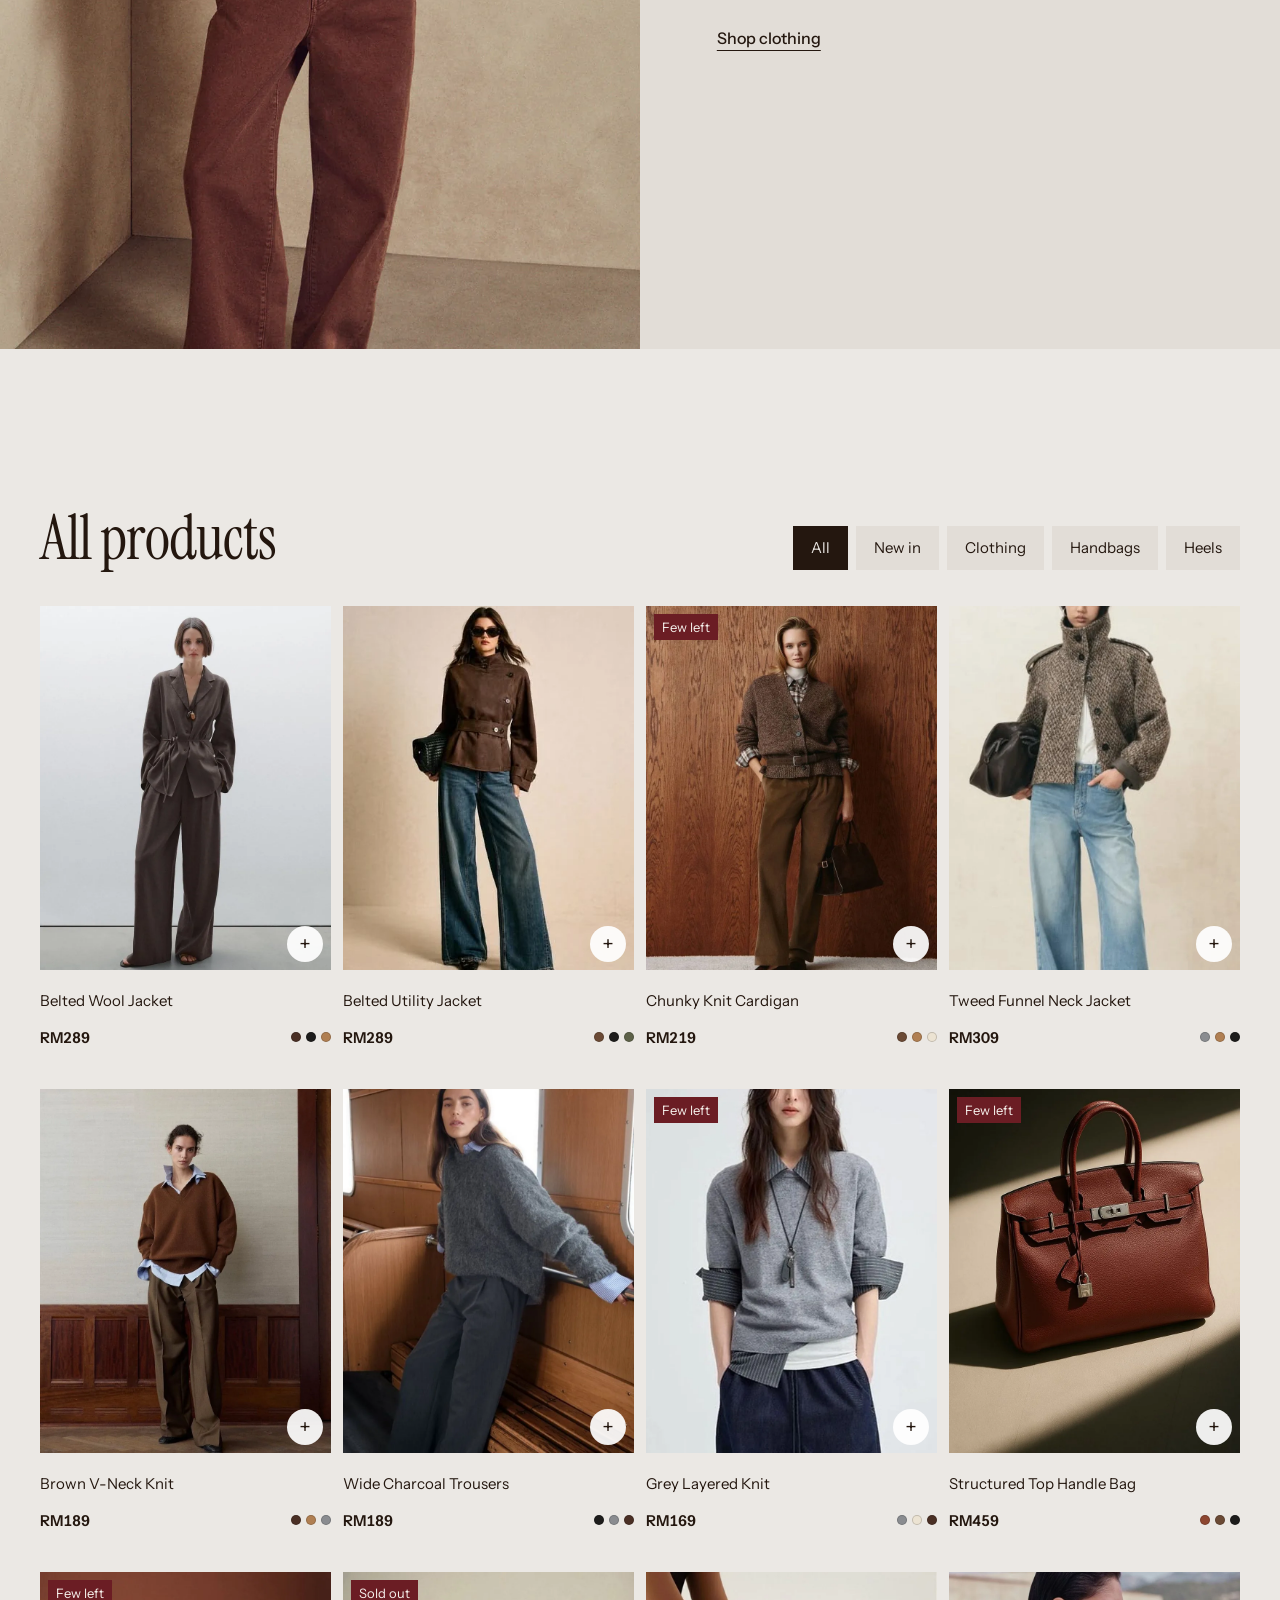
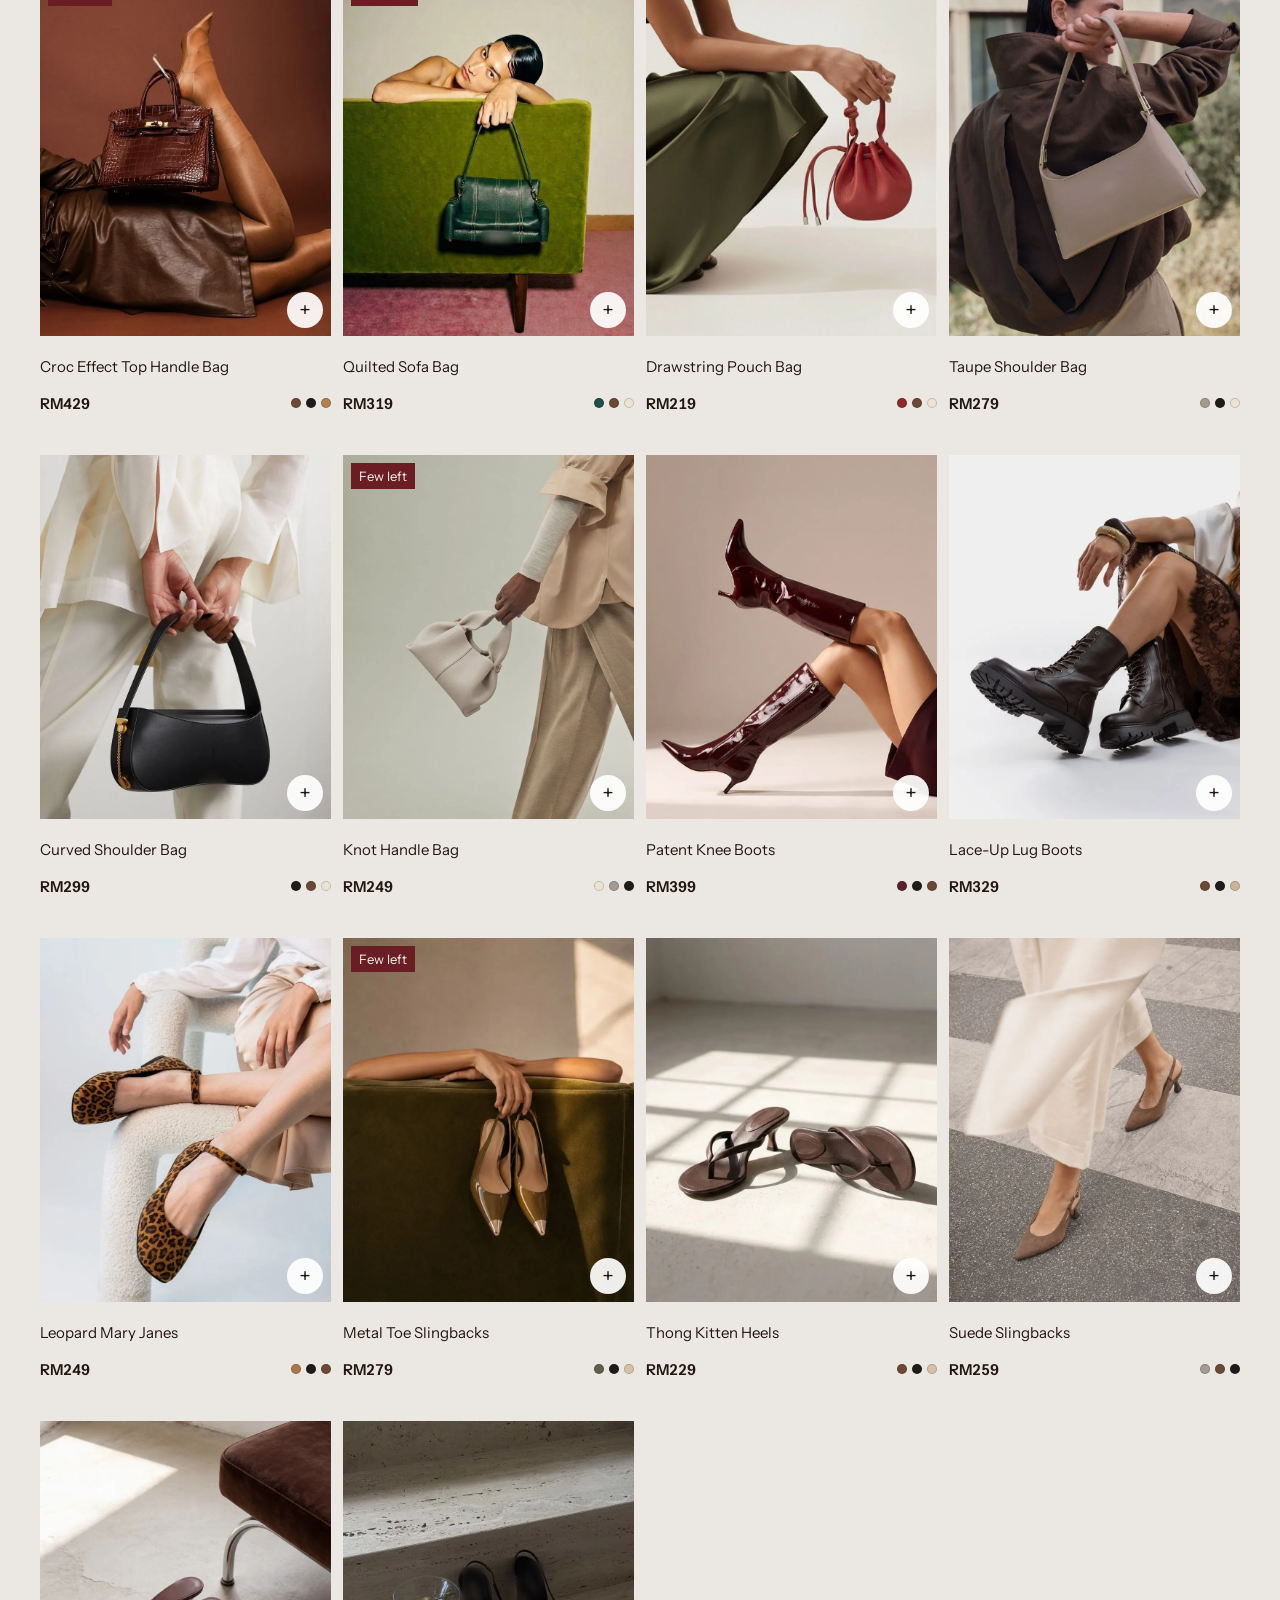
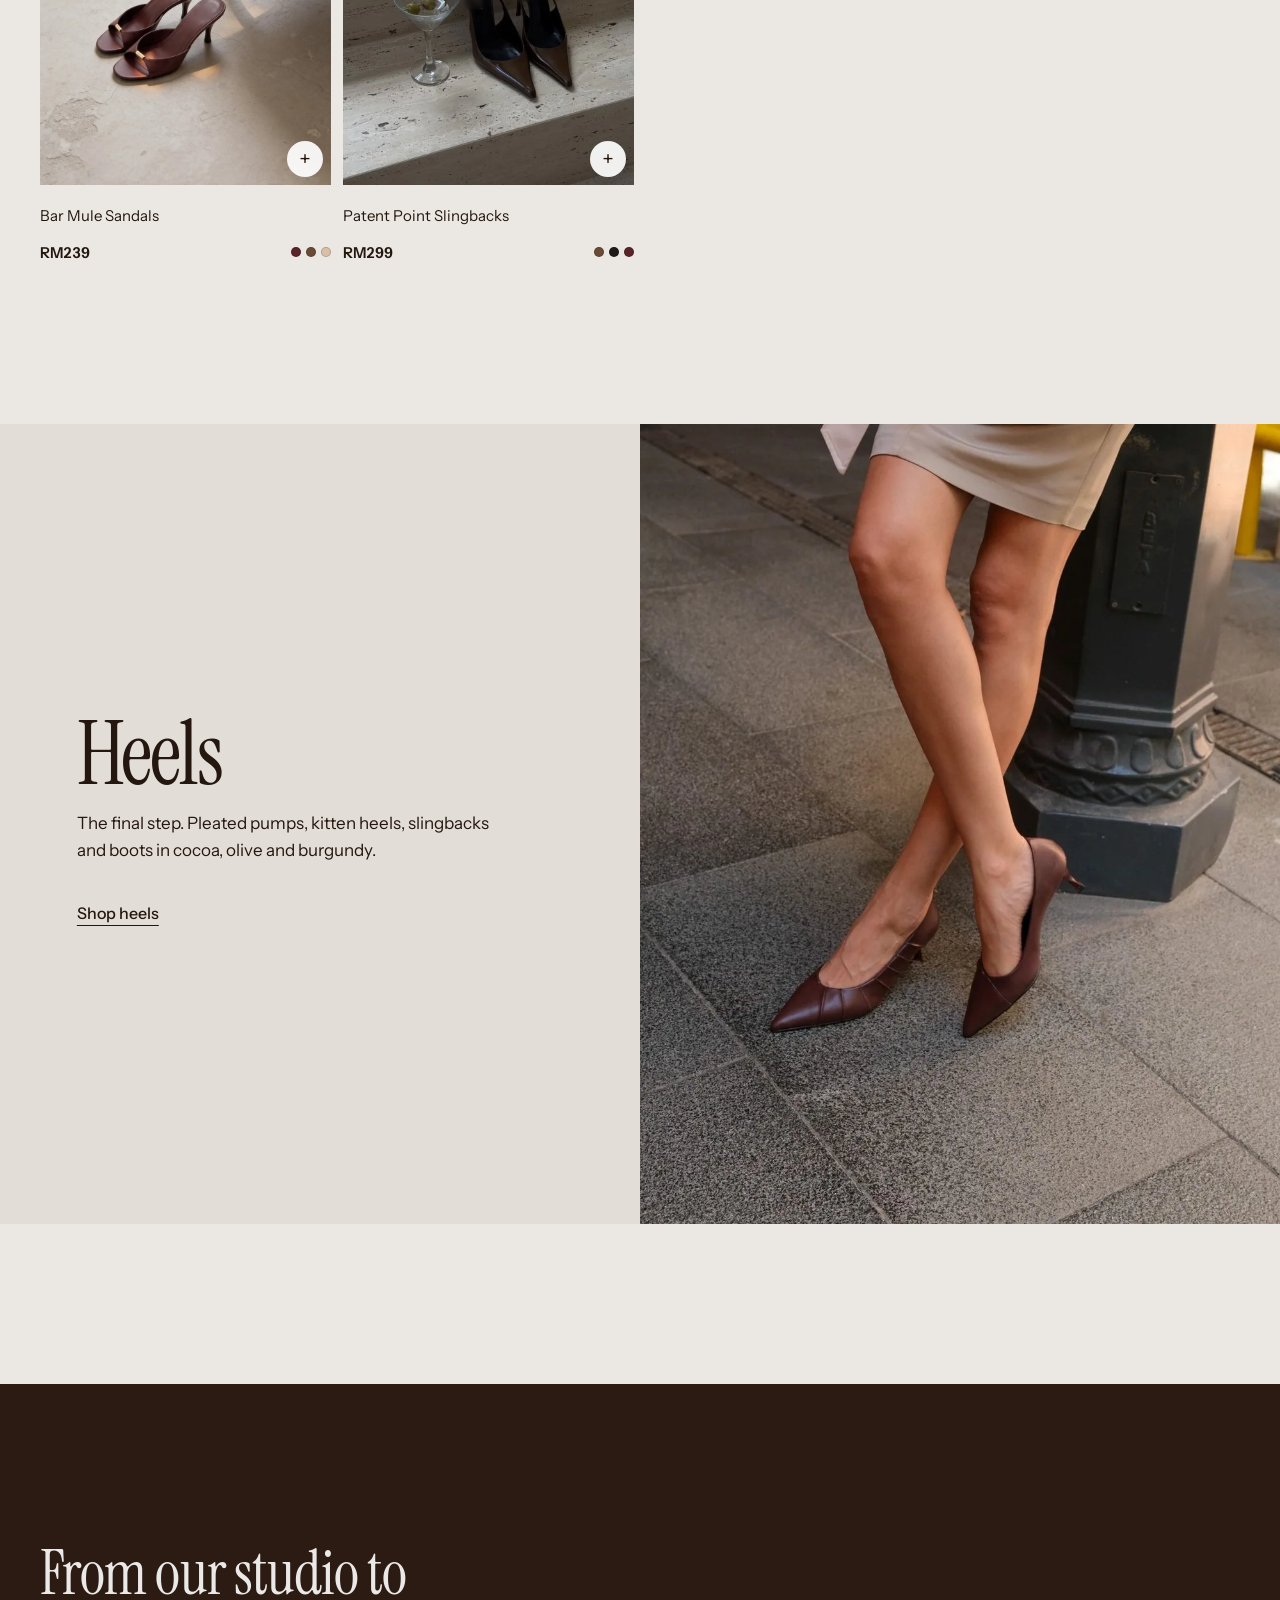
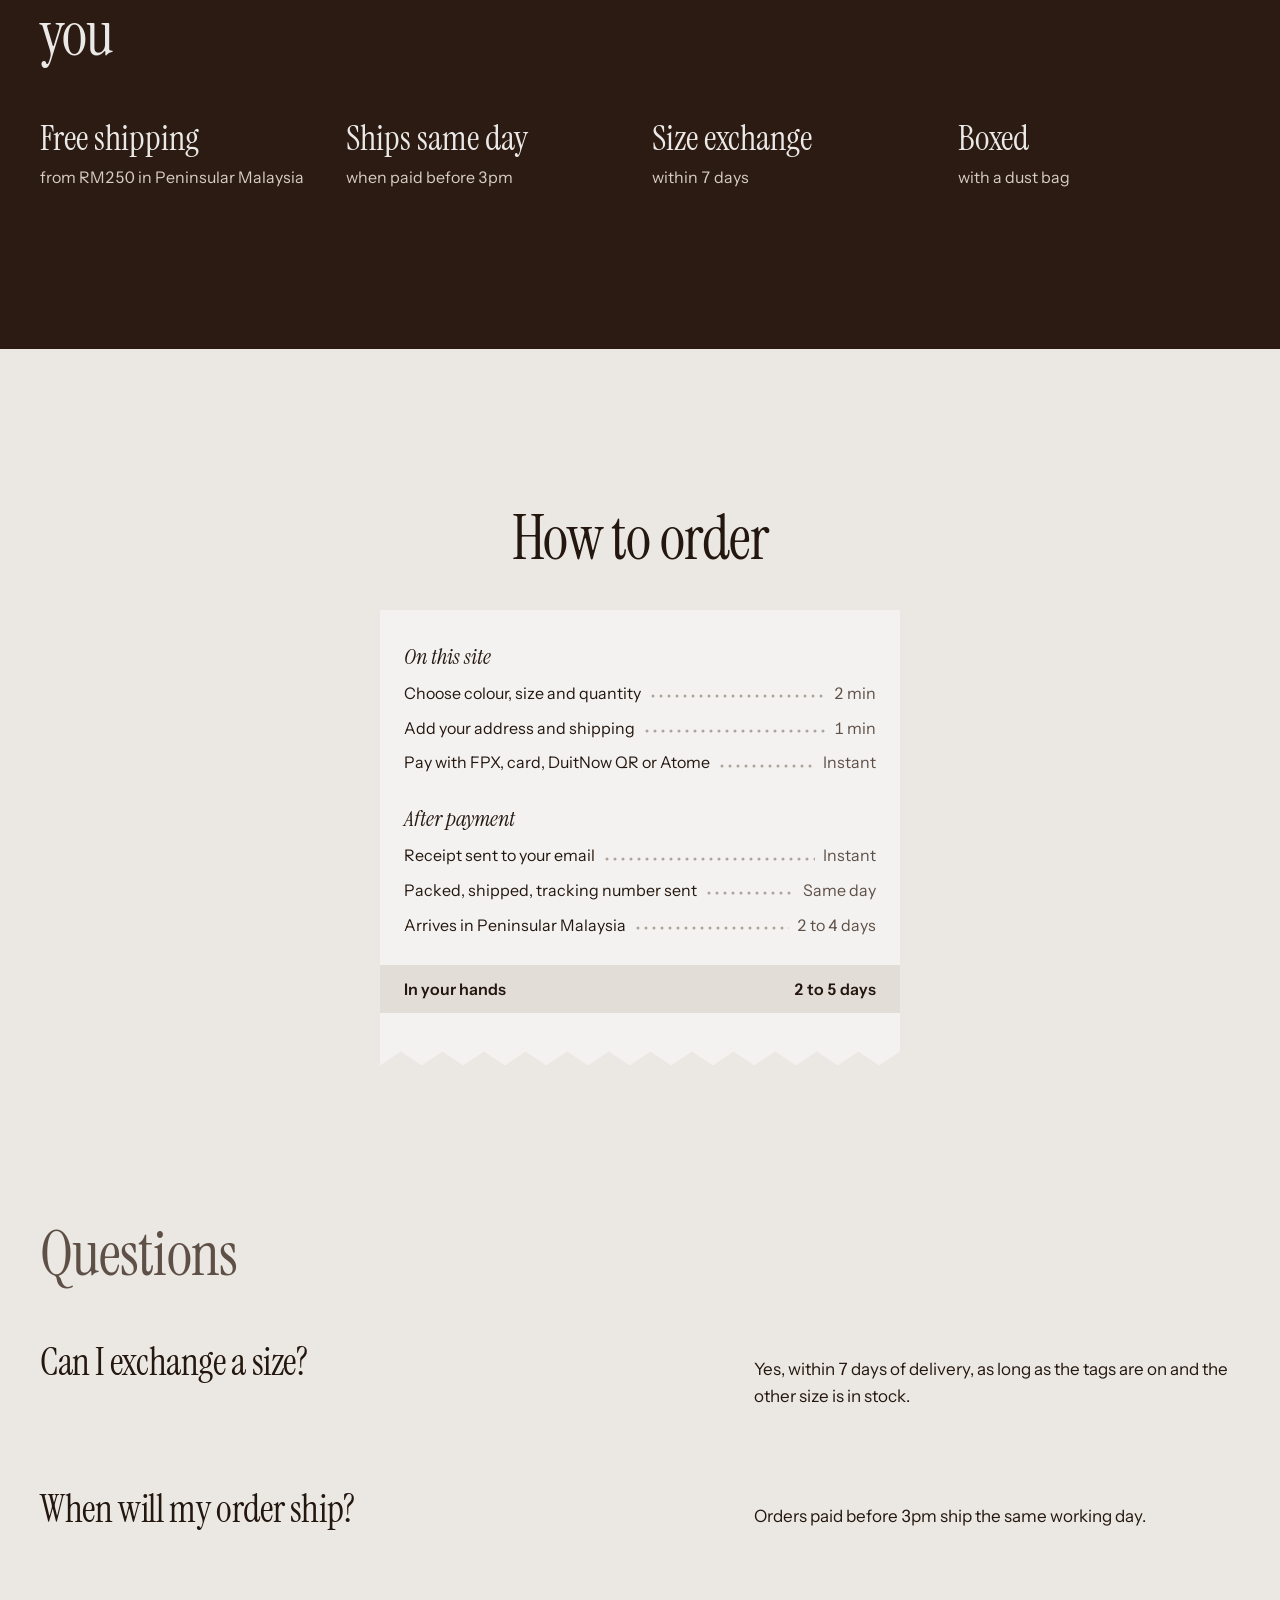
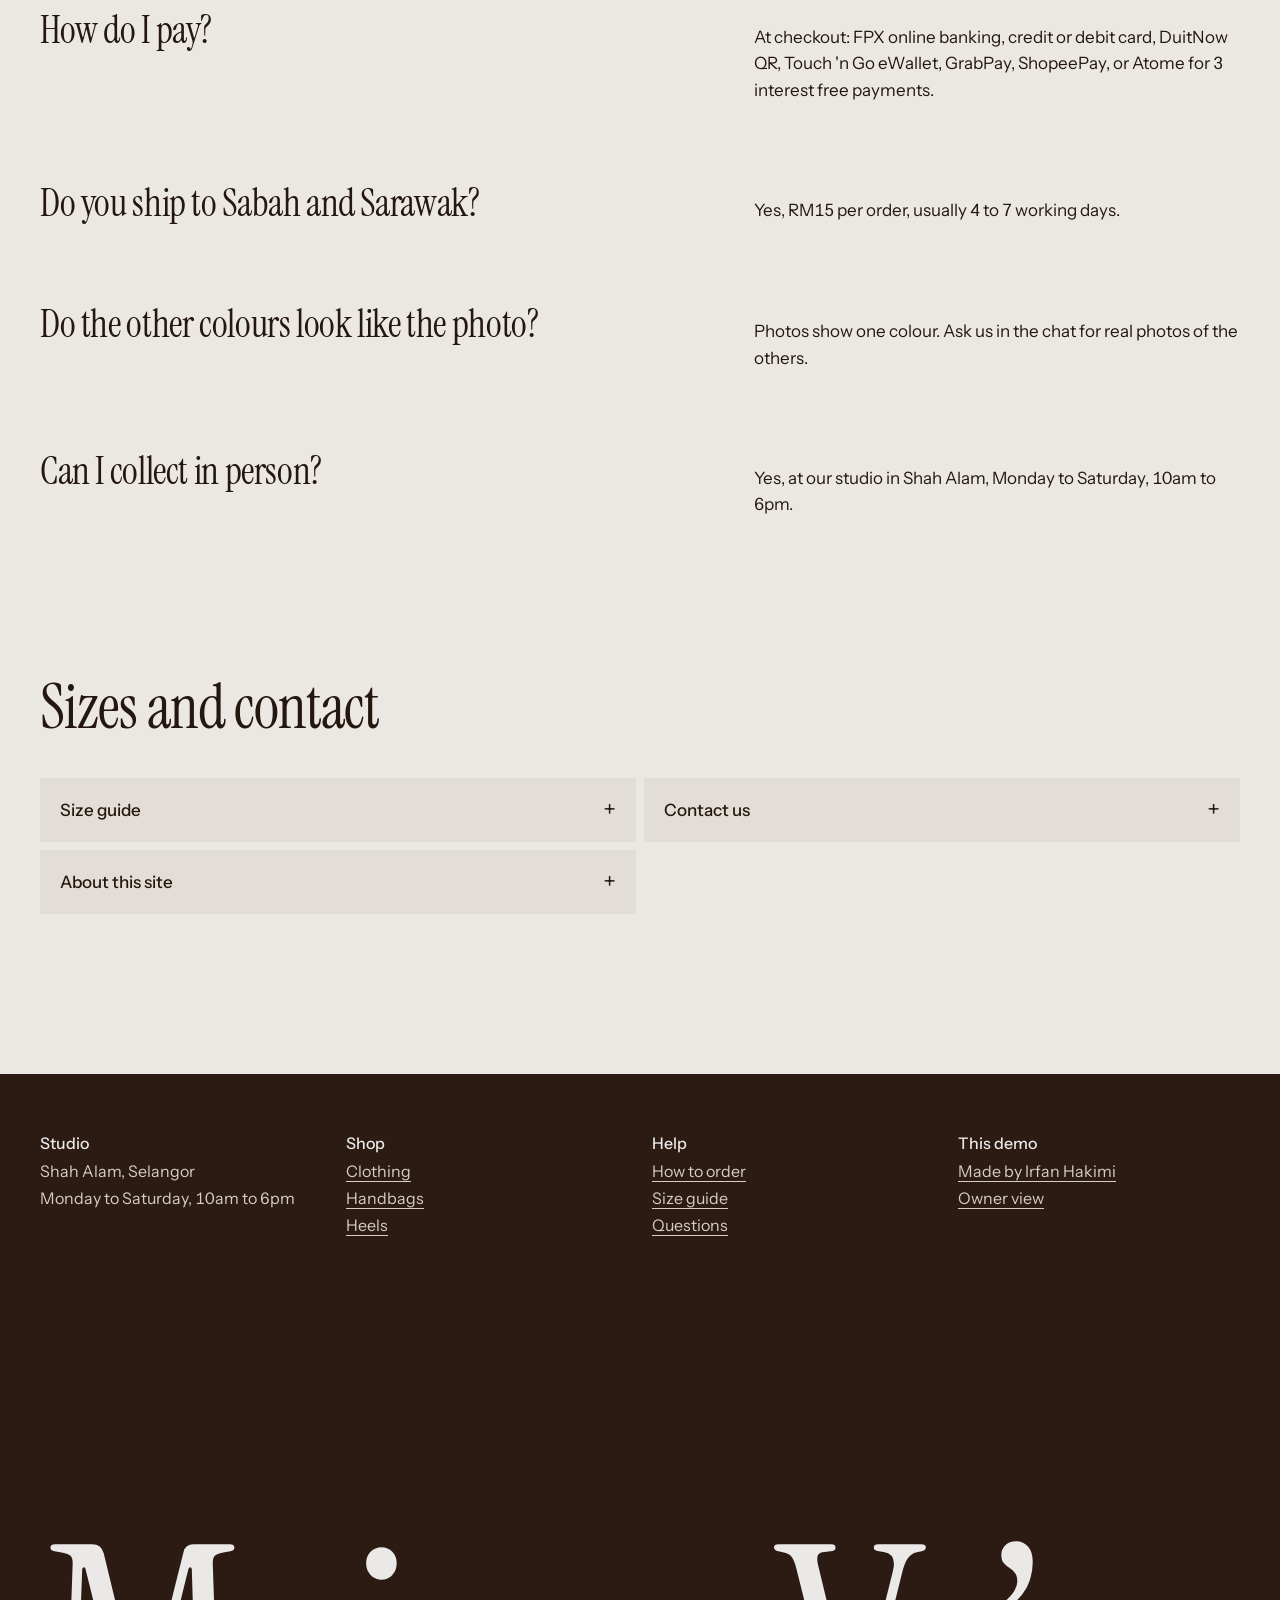
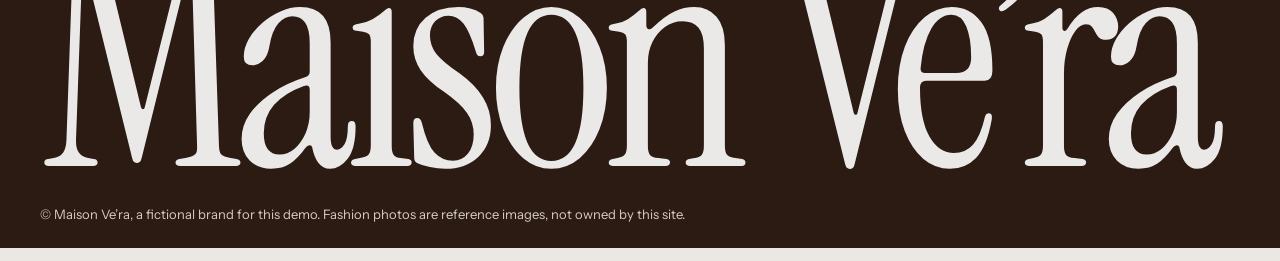
<file: demo/butik/index.html>
<!DOCTYPE html>
<html lang="en">
  <head>
    <meta charset="UTF-8" />
    <meta name="viewport" content="width=device-width, initial-scale=1.0, viewport-fit=cover" />
    <title>Maison Ve’ra, womenswear, handbags and heels</title>
    <meta
      name="description"
      content="Demo boutique site: womenswear, handbags and heels. Choose a colour and size, then pay online with FPX, card, DuitNow QR or Atome."
    />
    <meta name="robots" content="noindex" />
    <meta name="theme-color" content="#ebe8e4" />
    <link
      rel="icon"
      href="data:image/svg+xml,%3Csvg xmlns='http://www.w3.org/2000/svg' viewBox='0 0 64 64'%3E%3Crect width='64' height='64' fill='%23ebe8e4'/%3E%3Ccircle cx='32' cy='32' r='14' fill='%236b1d24'/%3E%3C/svg%3E"
    />
    <link rel="preconnect" href="https://fonts.googleapis.com" />
    <link rel="preconnect" href="https://fonts.gstatic.com" crossorigin />
    <link href="https://fonts.googleapis.com/css2?family=Instrument+Sans:wght@400;500;600;700&family=Instrument+Serif:ital@0;1&display=swap" rel="stylesheet" />
    <link rel="stylesheet" href="style.css" />
    <script>document.documentElement.classList.add("js");</script>
  </head>
  <body>
    <a class="skip" href="#koleksi">Skip to the collection</a>

    <p class="demo-bar">
      <span>Demo site by <a href="https://irfanhakimi.com/kerja/">Irfan Hakimi</a>.<span class="demo-ship"> Free shipping from RM250.</span></span>
      <span>See the <a href="#owner">owner view</a>.</span>
    </p>

    <section class="lineup" id="intro" aria-roledescription="carousel" aria-labelledby="lu-title" data-lineup>
      <div class="lu-stage" data-lu-stage tabindex="0" aria-describedby="lu-help">
        <p class="lu-lede"><span class="lu-lede-what">Womenswear, handbags and heels from Shah Alam.</span><span class="lu-lede-more"> The autumn line-up: eight looks, each with the pieces she wears.</span></p>
        <h1 id="lu-title" class="lu-mark"><span data-lu-mark>Maison Ve’ra</span></h1>
        <p id="lu-help" class="sr">Use the left and right arrow keys, swipe, or the buttons to see the next look.</p>
        <div class="lu-models" aria-live="polite">
          <img class="lu-model" data-lu-model src="img/line-1.webp" width="403" height="1400" alt="Woman in a mink satin wrap blouse and wide cocoa satin trousers" decoding="async" fetchpriority="high" />
          <img class="lu-model" data-lu-model src="img/line-2.webp" width="467" height="1400" alt="Woman in a brown tie-front linen jacket and matching wide trousers, carrying a studded bucket bag" decoding="async" />
          <img class="lu-model" data-lu-model src="img/line-3.webp" width="462" height="1400" alt="Woman in a rust V-neck linen tunic and matching wide trousers" decoding="async" />
          <img class="lu-model" data-lu-model src="img/line-4.webp" width="510" height="1400" alt="Woman in a brown suede trench jacket and grey wide trousers, holding a black leather bag" decoding="async" />
          <img class="lu-model" data-lu-model src="img/line-5.webp" width="506" height="1400" alt="Woman in a textured brown blazer and wide trousers, a black leather clutch under her arm" decoding="async" loading="lazy" />
          <img class="lu-model" data-lu-model src="img/line-6.webp" width="420" height="1400" alt="Woman in a cropped burgundy leather jacket over a red shirt and wide dark satin trousers" decoding="async" loading="lazy" />
          <img class="lu-model" data-lu-model src="img/line-7.webp" width="484" height="1400" alt="Woman in a sky blue knit and a long tan suede skirt with a brown suede bag" decoding="async" loading="lazy" />
          <img class="lu-model" data-lu-model src="img/line-8.webp" width="476" height="1400" alt="Woman in sunglasses, a belted brown suede jacket and a long black skirt, with a suede tote" decoding="async" loading="lazy" />
        </div>
        <div class="lu-side">
          <ul class="lu-pieces" data-lu-pieces aria-label="Pieces in Mink and cocoa">
              <li><img src="img/line-1-blouse.webp" width="480" height="600" alt="" loading="lazy" /><span>Satin wrap blouse</span><span class="lu-price">RM 259</span></li>
              <li><img src="img/line-1-trousers.webp" width="480" height="600" alt="" loading="lazy" /><span>Wide satin trousers</span><span class="lu-price">RM 229</span></li>
          </ul>
          <ul class="lu-pieces" data-lu-pieces aria-label="Pieces in Tie-front linen" hidden>
              <li><img src="img/line-2-jacket.webp" width="480" height="600" alt="" loading="lazy" /><span>Tie-front linen jacket</span><span class="lu-price">RM 329</span></li>
              <li><img src="img/line-2-trousers.webp" width="480" height="600" alt="" loading="lazy" /><span>Pleated linen trousers</span><span class="lu-price">RM 219</span></li>
              <li><img src="img/line-2-bag.webp" width="480" height="600" alt="" loading="lazy" /><span>Studded bucket bag</span><span class="lu-price">RM 269</span></li>
          </ul>
          <ul class="lu-pieces" data-lu-pieces aria-label="Pieces in Rust linen" hidden>
              <li><img src="img/line-3-top.webp" width="480" height="600" alt="" loading="lazy" /><span>V-neck linen tunic</span><span class="lu-price">RM 219</span></li>
              <li><img src="img/line-3-trousers.webp" width="480" height="600" alt="" loading="lazy" /><span>Wide linen trousers</span><span class="lu-price">RM 199</span></li>
          </ul>
          <ul class="lu-pieces" data-lu-pieces aria-label="Pieces in Suede and flannel" hidden>
              <li><img src="img/line-4-jacket.webp" width="480" height="600" alt="" loading="lazy" /><span>Suede trench jacket</span><span class="lu-price">RM 529</span></li>
              <li><img src="img/line-4-trousers.webp" width="480" height="600" alt="" loading="lazy" /><span>Wide flannel trousers</span><span class="lu-price">RM 249</span></li>
              <li><img src="img/line-4-bag.webp" width="480" height="600" alt="" loading="lazy" /><span>Leather tote</span><span class="lu-price">RM 329</span></li>
          </ul>
          <ul class="lu-pieces" data-lu-pieces aria-label="Pieces in Textured suit" hidden>
              <li><img src="img/line-5-blazer.webp" width="480" height="600" alt="" loading="lazy" /><span>Textured wool blazer</span><span class="lu-price">RM 399</span></li>
              <li><img src="img/line-5-trousers.webp" width="480" height="600" alt="" loading="lazy" /><span>Wide pleated trousers</span><span class="lu-price">RM 249</span></li>
          </ul>
          <ul class="lu-pieces" data-lu-pieces aria-label="Pieces in Burgundy layers" hidden>
              <li><img src="img/line-6-jacket.webp" width="480" height="600" alt="" loading="lazy" /><span>Cropped leather jacket</span><span class="lu-price">RM 459</span></li>
              <li><img src="img/line-6-trousers.webp" width="480" height="600" alt="" loading="lazy" /><span>Wide satin trousers</span><span class="lu-price">RM 229</span></li>
          </ul>
          <ul class="lu-pieces" data-lu-pieces aria-label="Pieces in Sky and suede" hidden>
              <li><img src="img/line-7-knit.webp" width="480" height="600" alt="" loading="lazy" /><span>Sky blue knit</span><span class="lu-price">RM 189</span></li>
              <li><img src="img/line-7-skirt.webp" width="480" height="600" alt="" loading="lazy" /><span>Suede maxi skirt</span><span class="lu-price">RM 349</span></li>
          </ul>
          <ul class="lu-pieces" data-lu-pieces aria-label="Pieces in Suede and black" hidden>
              <li><img src="img/line-8-jacket.webp" width="480" height="600" alt="" loading="lazy" /><span>Belted suede jacket</span><span class="lu-price">RM 489</span></li>
              <li><img src="img/line-8-skirt.webp" width="480" height="600" alt="" loading="lazy" /><span>Black maxi skirt</span><span class="lu-price">RM 219</span></li>
              <li><img src="img/line-8-bag.webp" width="480" height="600" alt="" loading="lazy" /><span>Suede tote</span><span class="lu-price">RM 299</span></li>
          </ul>
        </div>
        <div class="lu-top">
          <div class="lu-info" data-lu-info>
            <p class="lu-name">Mink and cocoa</p>
            <p class="lu-num">Look 1 of 8</p>
            <p class="lu-total">Shop the pieces RM 488</p>
          </div>
          <div class="lu-info" data-lu-info hidden>
            <p class="lu-name">Tie-front linen</p>
            <p class="lu-num">Look 2 of 8</p>
            <p class="lu-total">Shop the pieces RM 817</p>
          </div>
          <div class="lu-info" data-lu-info hidden>
            <p class="lu-name">Rust linen</p>
            <p class="lu-num">Look 3 of 8</p>
            <p class="lu-total">Shop the pieces RM 418</p>
          </div>
          <div class="lu-info" data-lu-info hidden>
            <p class="lu-name">Suede and flannel</p>
            <p class="lu-num">Look 4 of 8</p>
            <p class="lu-total">Shop the pieces RM 1,107</p>
          </div>
          <div class="lu-info" data-lu-info hidden>
            <p class="lu-name">Textured suit</p>
            <p class="lu-num">Look 5 of 8</p>
            <p class="lu-total">Shop the pieces RM 648</p>
          </div>
          <div class="lu-info" data-lu-info hidden>
            <p class="lu-name">Burgundy layers</p>
            <p class="lu-num">Look 6 of 8</p>
            <p class="lu-total">Shop the pieces RM 688</p>
          </div>
          <div class="lu-info" data-lu-info hidden>
            <p class="lu-name">Sky and suede</p>
            <p class="lu-num">Look 7 of 8</p>
            <p class="lu-total">Shop the pieces RM 538</p>
          </div>
          <div class="lu-info" data-lu-info hidden>
            <p class="lu-name">Suede and black</p>
            <p class="lu-num">Look 8 of 8</p>
            <p class="lu-total">Shop the pieces RM 1,007</p>
          </div>
        </div>
        <div class="lu-ui">
          <div class="lu-nav">
            <button type="button" class="lu-btn" data-lu-prev aria-label="Previous look"><svg viewBox="0 0 24 24" aria-hidden="true"><path d="M15 5l-7 7 7 7" fill="none" stroke="currentColor" stroke-width="1.6"/></svg></button>
            <button type="button" class="lu-btn" data-lu-next aria-label="Next look"><svg viewBox="0 0 24 24" aria-hidden="true"><path d="M9 5l7 7-7 7" fill="none" stroke="currentColor" stroke-width="1.6"/></svg></button>
          </div>
          <p class="lu-what">Womenswear, handbags and heels, made to order in Shah Alam.</p>
          <a class="lu-skip" href="#top" data-lu-skip>Skip to shop <span aria-hidden="true">→</span></a>
        </div>
      </div>
    </section>

    <header class="bar" data-bar>
      <button class="icon-btn" type="button" data-open-menu aria-label="Open menu">
        <svg viewBox="0 0 24 24" aria-hidden="true"><path d="M4 7h16M4 12h16M4 17h16" stroke="currentColor" stroke-width="1.6" fill="none"/></svg>
      </button>
      <a class="wordmark" href="#top" aria-label="Maison Ve’ra, back to top">Maison Ve’ra</a>
      <div class="bar-right">
        <a class="icon-btn" href="#koleksi" aria-label="Browse the collection" data-filter="semua">
          <svg viewBox="0 0 24 24" aria-hidden="true"><circle cx="11" cy="11" r="6.5" stroke="currentColor" stroke-width="1.6" fill="none"/><path d="M16 16l4.5 4.5" stroke="currentColor" stroke-width="1.6"/></svg>
        </a>
        <button class="icon-btn cart-btn" type="button" data-open-cart aria-label="Open bag">
          <svg viewBox="0 0 24 24" aria-hidden="true"><path d="M6 8h12l-1 12H7L6 8Z" fill="none" stroke="currentColor" stroke-width="1.6"/><path d="M9 8V6a3 3 0 0 1 6 0v2" fill="none" stroke="currentColor" stroke-width="1.6"/></svg>
          <span class="cart-count" data-cart-count>0</span>
        </button>
      </div>
    </header>

    <dialog class="menu" data-menu aria-label="Menu">
      <div class="menu-head">
        <span class="wordmark">Maison Ve’ra</span>
        <button class="icon-btn" type="button" data-close-menu aria-label="Close menu">
          <svg viewBox="0 0 24 24" aria-hidden="true"><path d="M6 6l12 12M18 6L6 18" stroke="currentColor" stroke-width="1.6"/></svg>
        </button>
      </div>
      <nav class="menu-nav" aria-label="Main">
        <a href="#koleksi" data-filter="baru">New in</a>
        <a href="#koleksi" data-filter="pakaian">Clothing</a>
        <a href="#koleksi" data-filter="beg">Handbags</a>
        <a href="#koleksi" data-filter="kasut">Heels</a>
        <a class="menu-small" href="#cara">How to order</a>
        <a class="menu-small" href="#saiz">Size guide</a>
        <a class="menu-small" href="#owner">Owner view</a>
      </nav>
      <p class="menu-foot">Shah Alam, Selangor. Monday to Saturday, 10am to 6pm.</p>
    </dialog>

    <main id="top">
      <section class="hero" aria-labelledby="hero-title">
        <figure class="hero-pic"><img src="img/hero-1.webp" width="1000" height="1500" alt="Woman in a brown blazer and cream wide trousers leaning on a wood panel wall" fetchpriority="high" /></figure>
        <figure class="hero-pic hero-pic-2"><img src="img/hero-2.webp" width="1000" height="1500" loading="lazy" alt="Woman in a cream fitted jacket and brown wide trousers against a wood wall" /></figure>
        <div class="hero-copy">
          <h2 id="hero-title">Quiet luxe for autumn</h2>
          <p>Soft tailoring, handbags and heels in cocoa, rust and cream, shot against warm wood.</p>
          <a class="cta" href="#koleksi" data-filter="baru">Shop new in</a>
        </div>
      </section>

      <section class="cats" aria-labelledby="cats-title">
        <div class="sec-head">
          <h2 id="cats-title" class="sec-title">Bags and heels</h2>
          <p class="sec-sub">Seven bags and eight pairs, chosen to finish the autumn looks.</p>
        </div>
        <ul class="tiles tiles-2">
          <li><a class="tile" href="#koleksi" data-filter="beg">
            <span class="tile-pic"><img src="img/tile-beg.webp" width="900" height="1200" loading="lazy" alt="Woman walking down dark stairs with a glossy brown shoulder bag and white mules" /></span>
            <span class="tile-name">Handbags <span aria-hidden="true">&#8600;</span></span>
          </a></li>
          <li><a class="tile" href="#koleksi" data-filter="kasut">
            <span class="tile-pic"><img src="img/tile-kasut.webp" width="900" height="1200" loading="lazy" alt="Hand holding studded mesh slingbacks against a tan leather armchair" /></span>
            <span class="tile-name">Heels <span aria-hidden="true">&#8600;</span></span>
          </a></li>
        </ul>
      </section>

      <section class="edit" aria-labelledby="ed-beg">
        <figure class="edit-pic"><img src="img/ed-beg.webp" width="1000" height="1250" loading="lazy" alt="Woman in a shearling collared suede jacket, ribbed knit and rust wide jeans in a beige corner" /></figure>
        <div class="edit-copy">
          <h2 id="ed-beg">Jackets</h2>
          <p>Layer it up. Belted, cropped and shearling collared, easy over wide trousers or jeans.</p>
          <a class="cta" href="#koleksi" data-filter="pakaian">Shop clothing</a>
        </div>
      </section>

      <section id="koleksi" class="koleksi" aria-labelledby="koleksi-title">
        <div class="koleksi-head">
          <h2 id="koleksi-title" class="sec-title" data-koleksi-title>All products</h2>
          <div class="tabs" role="tablist" aria-label="Category">
            <button role="tab" aria-selected="true" data-cat="semua">All</button>
            <button role="tab" aria-selected="false" data-cat="baru">New in</button>
            <button role="tab" aria-selected="false" data-cat="pakaian">Clothing</button>
            <button role="tab" aria-selected="false" data-cat="beg">Handbags</button>
            <button role="tab" aria-selected="false" data-cat="kasut">Heels</button>
          </div>
        </div>
        <ul class="grid" data-grid aria-live="polite"></ul>
      </section>

      <section class="edit edit-flip" aria-labelledby="ed-kasut">
        <figure class="edit-pic"><img src="img/ed-kasut.webp" width="1000" height="1250" loading="lazy" alt="Legs crossed on a stone pavement in brown pointed pleated pumps" /></figure>
        <div class="edit-copy">
          <h2 id="ed-kasut">Heels</h2>
          <p>The final step. Pleated pumps, kitten heels, slingbacks and boots in cocoa, olive and burgundy.</p>
          <a class="cta" href="#koleksi" data-filter="kasut">Shop heels</a>
        </div>
      </section>

      <section class="perks-band" aria-labelledby="perks-title">
        <h2 id="perks-title" class="sec-title">From our studio to you</h2>
        <ul class="perks">
        <li><b>Free shipping</b> from RM250 in Peninsular Malaysia</li>
        <li><b>Ships same day</b> when paid before 3pm</li>
        <li><b>Size exchange</b> within 7 days</li>
        <li><b>Boxed</b> with a dust bag</li>
        </ul>
      </section>

      <section id="cara" class="cara" aria-labelledby="cara-title">
        <h2 id="cara-title" class="sec-title">How to order</h2>
        <div class="slip" role="table" aria-label="Ordering steps">
          <p class="slip-day">On this site</p>
          <p class="slip-row" role="row"><span role="cell">Choose colour, size and quantity</span><i aria-hidden="true"></i><span role="cell">2 min</span></p>
          <p class="slip-row" role="row"><span role="cell">Add your address and shipping</span><i aria-hidden="true"></i><span role="cell">1 min</span></p>
          <p class="slip-row" role="row"><span role="cell">Pay with FPX, card, DuitNow QR or Atome</span><i aria-hidden="true"></i><span role="cell">Instant</span></p>
          <p class="slip-day">After payment</p>
          <p class="slip-row" role="row"><span role="cell">Receipt sent to your email</span><i aria-hidden="true"></i><span role="cell">Instant</span></p>
          <p class="slip-row" role="row"><span role="cell">Packed, shipped, tracking number sent</span><i aria-hidden="true"></i><span role="cell">Same day</span></p>
          <p class="slip-row" role="row"><span role="cell">Arrives in Peninsular Malaysia</span><i aria-hidden="true"></i><span role="cell">2 to 4 days</span></p>
          <p class="slip-end" role="row"><span role="cell">In your hands</span><span role="cell">2 to 5 days</span></p>
        </div>
      </section>

      <section id="soalan" class="faq-t" aria-labelledby="faq-title">
        <h2 id="faq-title" class="sec-title">Questions</h2>
        <div class="qa-list">
          <div class="qa"><h3>Can I exchange a size?</h3><p>Yes, within 7 days of delivery, as long as the tags are on and the other size is in stock.</p></div>
          <div class="qa"><h3>When will my order ship?</h3><p>Orders paid before 3pm ship the same working day.</p></div>
          <div class="qa"><h3>How do I pay?</h3><p>At checkout: FPX online banking, credit or debit card, DuitNow QR, Touch 'n Go eWallet, GrabPay, ShopeePay, or Atome for 3 interest free payments.</p></div>
          <div class="qa"><h3>Do you ship to Sabah and Sarawak?</h3><p>Yes, RM15 per order, usually 4 to 7 working days.</p></div>
          <div class="qa"><h3>Do the other colours look like the photo?</h3><p>Photos show one colour. Ask us in the chat for real photos of the others.</p></div>
          <div class="qa"><h3>Can I collect in person?</h3><p>Yes, at our studio in Shah Alam, Monday to Saturday, 10am to 6pm.</p></div>
        </div>
      </section>

      <section class="info" aria-labelledby="info-title">
        <h2 id="info-title" class="sec-title">Sizes and contact</h2>
        <details id="saiz" class="acc">
          <summary>Size guide</summary>
          <p>Body measurements in inches. If you are between two sizes, choose the larger one.</p>
          <div class="table-wrap" data-size-table>
            <table class="size-table">
              <caption class="sr">Body measurements by size</caption>
              <thead>
                <tr><th scope="col">Size</th><th scope="col">XS</th><th scope="col">S</th><th scope="col">M</th><th scope="col">L</th><th scope="col">XL</th></tr>
              </thead>
              <tbody>
                <tr><th scope="row">Bust</th><td>32</td><td>34</td><td>36</td><td>38</td><td>40</td></tr>
                <tr><th scope="row">Waist</th><td>26</td><td>28</td><td>30</td><td>32</td><td>34</td></tr>
                <tr><th scope="row">Hips</th><td>36</td><td>38</td><td>40</td><td>42</td><td>44</td></tr>
              </tbody>
            </table>
          </div>
          <p><b>Jeans</b> are sized by waist in inches (24 to 32). <b>Shoes</b> come in EU 36 to 41. Size 36 fits a 23 cm foot; add 0.5 cm for each size up.</p>
        </details>
        <details class="acc">
          <summary>Contact us</summary>
          <p class="contact-num">+60 11 0000 0000</p>
          <p>Demo number, not a real one. There is no live WhatsApp link on this site.</p>
          <p>Shah Alam, Selangor. Monday to Saturday, 10am to 6pm.</p>
        </details>
        <details class="acc">
          <summary>About this site</summary>
          <p>
            Demo by Irfan Hakimi. Want a site like this for your shop?
            <a href="https://irfanhakimi.com/kerja/">irfanhakimi.com/kerja</a>
          </p>
          <p>Maison Ve’ra is a fictional brand made for this demo. The people and clothes in the photos have no connection to it.</p>
          <p class="credits">
            Images: all fashion photos on this demo are reference images, not owned by this site; rights stay with their owners. Full list in
            <a href="img/CREDITS.txt">CREDITS.txt</a>.
          </p>
        </details>
      </section>
    </main>

    <footer class="foot">
      <div class="foot-cols">
        <p><b>Studio</b><br />Shah Alam, Selangor<br />Monday to Saturday, 10am to 6pm</p>
        <p><b>Shop</b><br /><a href="#koleksi" data-filter="pakaian">Clothing</a><br /><a href="#koleksi" data-filter="beg">Handbags</a><br /><a href="#koleksi" data-filter="kasut">Heels</a></p>
        <p><b>Help</b><br /><a href="#cara">How to order</a><br /><a href="#saiz">Size guide</a><br /><a href="#soalan">Questions</a></p>
        <p><b>This demo</b><br /><a href="https://irfanhakimi.com/kerja/">Made by Irfan Hakimi</a><br /><a href="#owner">Owner view</a></p>
      </div>
      <p class="foot-mark" aria-hidden="true">Maison Ve’ra</p>
      <p class="foot-legal">&copy; Maison Ve’ra, a fictional brand for this demo. Fashion photos are reference images, not owned by this site.</p>
    </footer>

    <button class="chat-fab" type="button" data-open-chat aria-label="Chat with the shop">
      <svg viewBox="0 0 24 24" aria-hidden="true"><path d="M5 5h14v10H10l-4 4v-4H5z" fill="none" stroke="currentColor" stroke-width="1.6" stroke-linejoin="round"/></svg>
    </button>

    <dialog class="chatbox" data-chat aria-labelledby="chat-title"></dialog>

    <dialog class="sheet" data-pv aria-labelledby="pv-title"></dialog>

    <dialog class="cart" data-cart aria-labelledby="cart-title">
      <div class="cart-head">
        <h2 id="cart-title">Bag</h2>
        <button type="button" class="icon-btn" data-close-cart aria-label="Close bag">
          <svg viewBox="0 0 24 24" aria-hidden="true"><path d="M6 6l12 12M18 6L6 18" stroke="currentColor" stroke-width="1.6"/></svg>
        </button>
      </div>
      <div class="cart-body" data-cart-body></div>
    </dialog>

    <div class="toast" data-toast role="status" aria-live="polite"></div>

    <div class="owner" id="owner" data-owner hidden></div>

    <script src="lineup.js"></script>
    <script src="app.js"></script>
  </body>
</html>
</file>
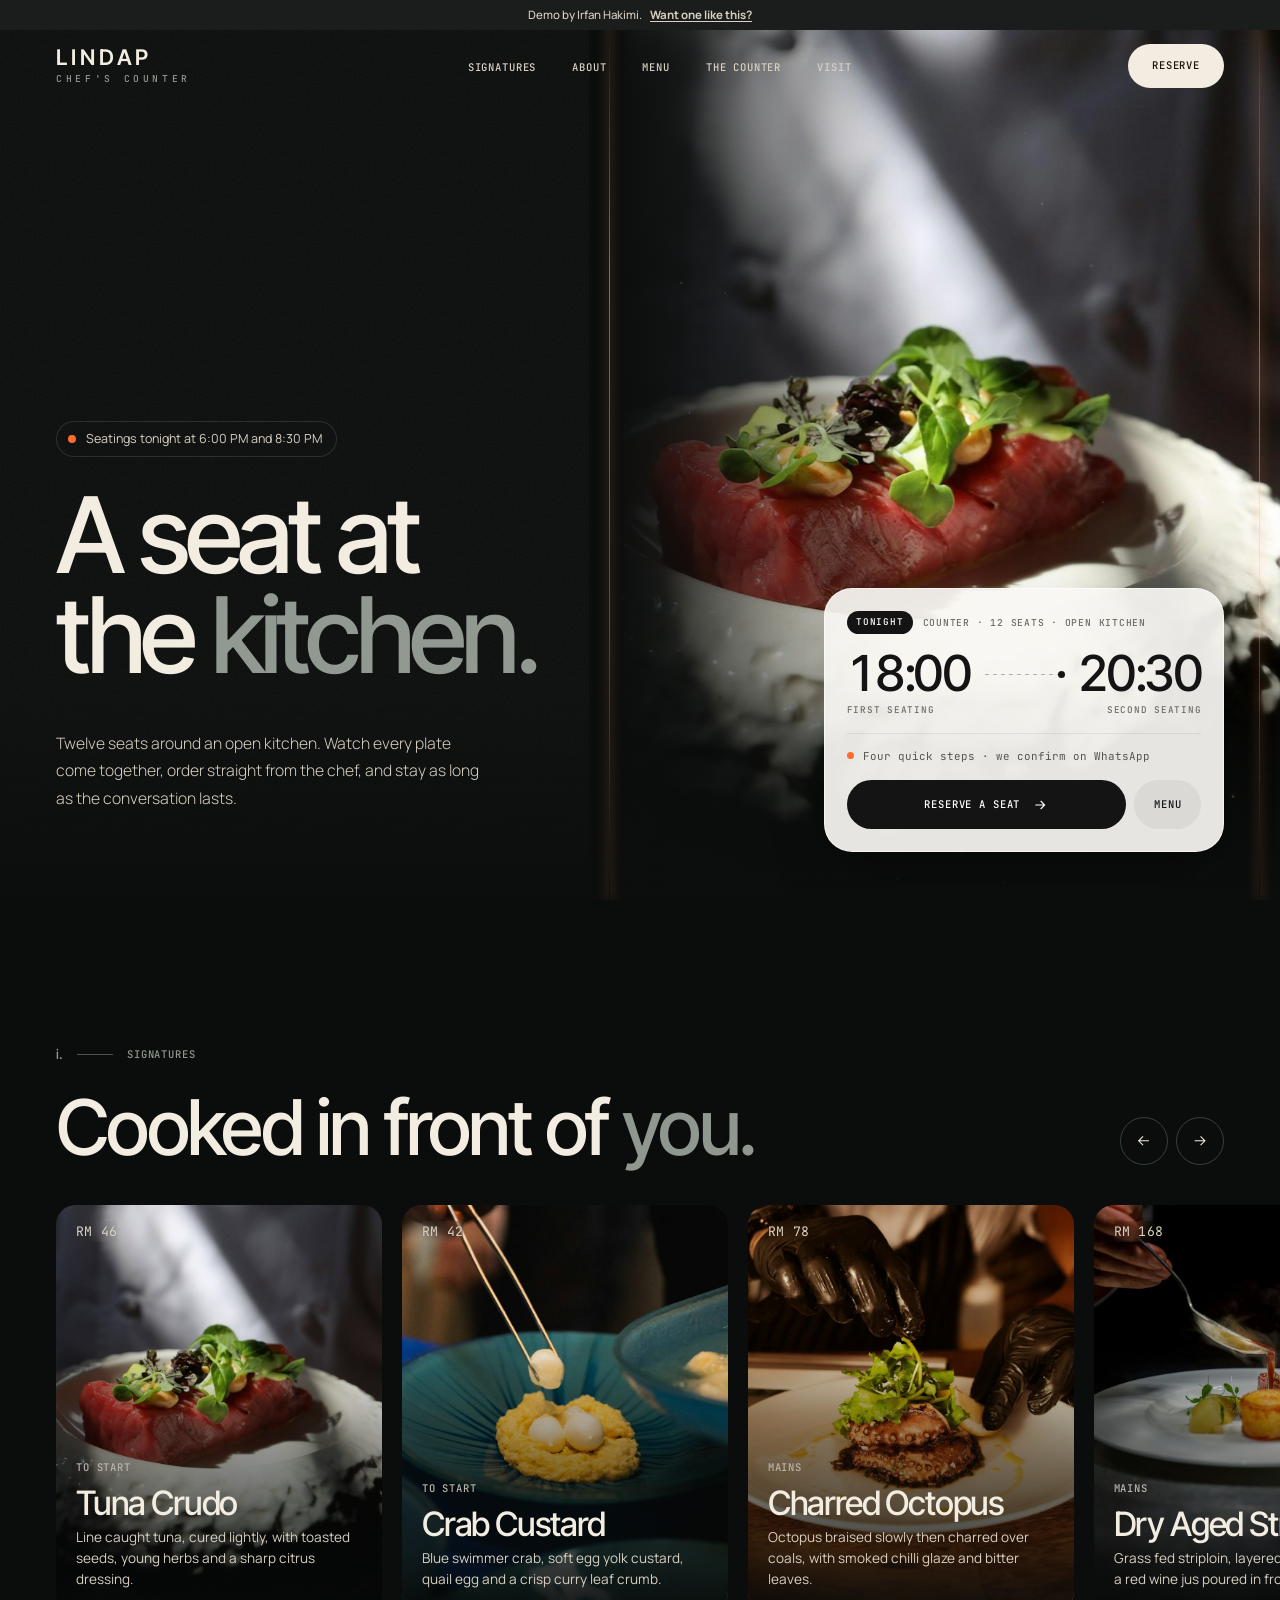
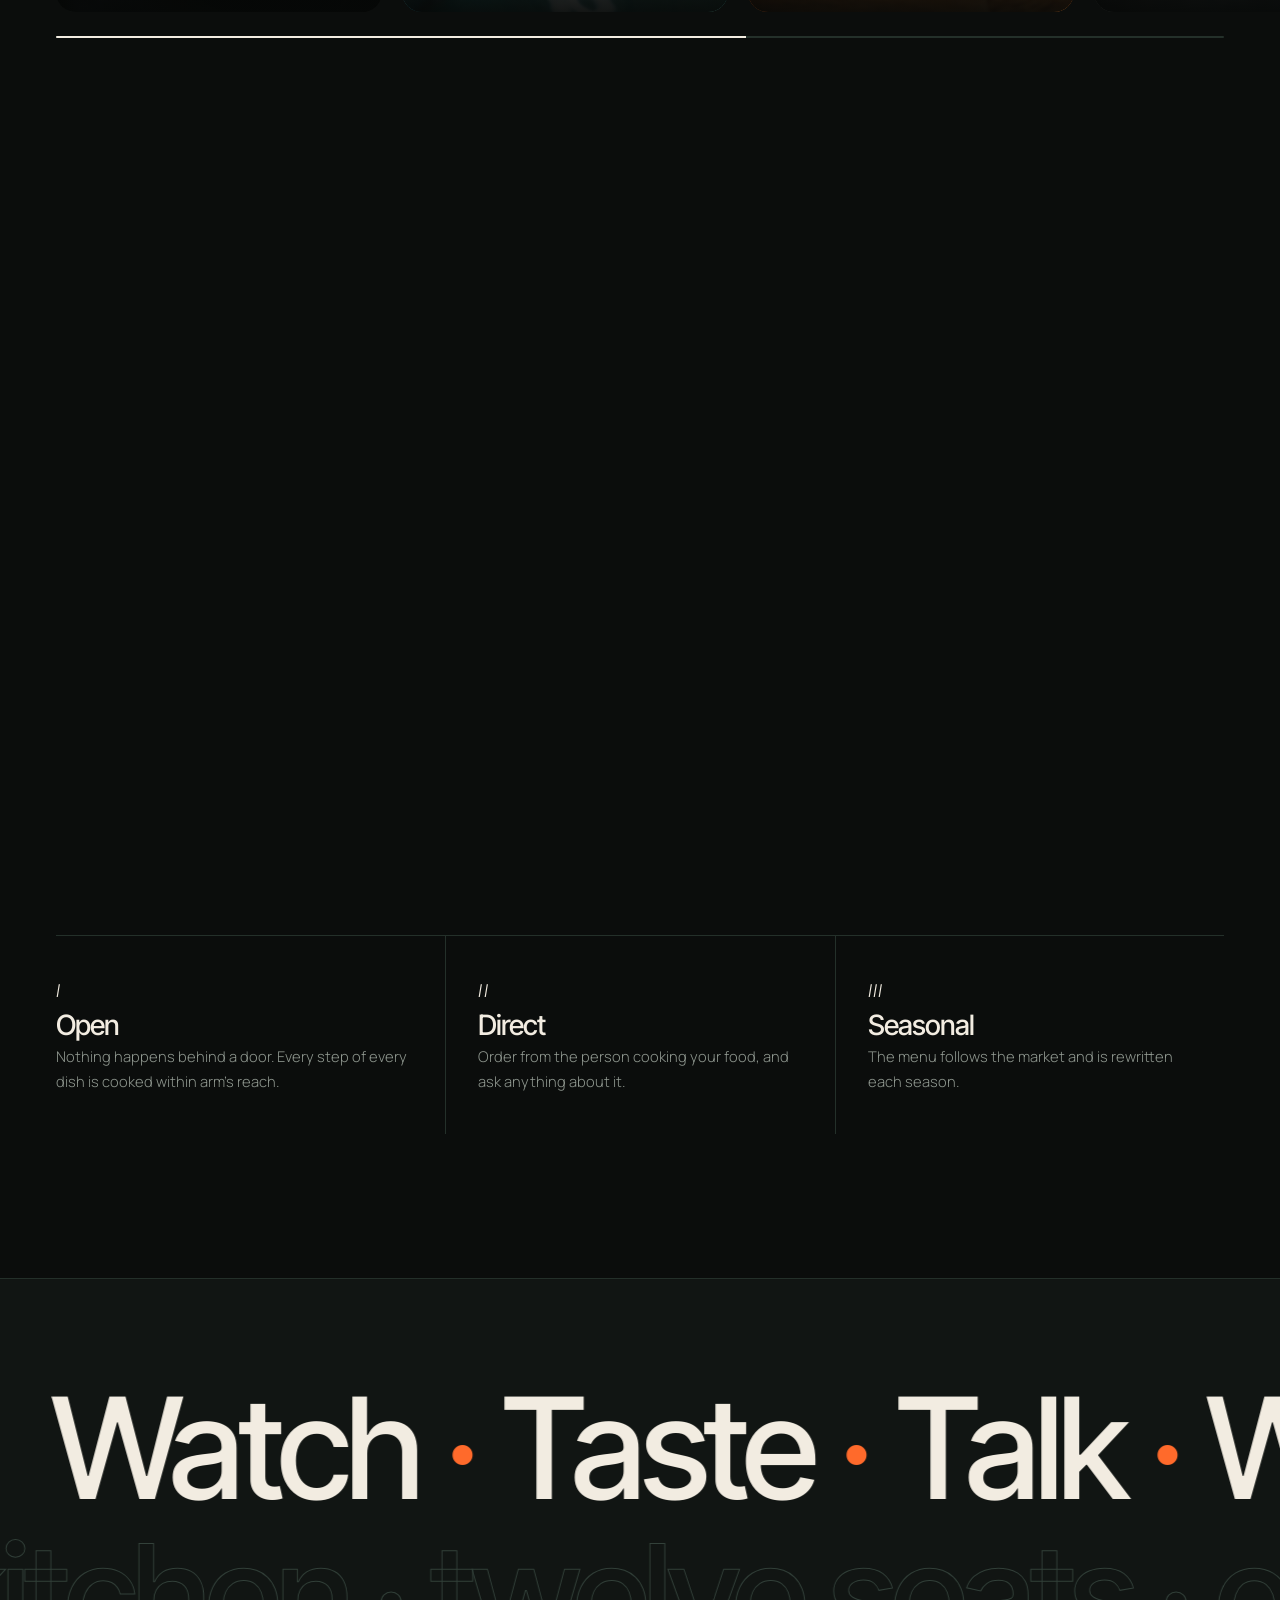
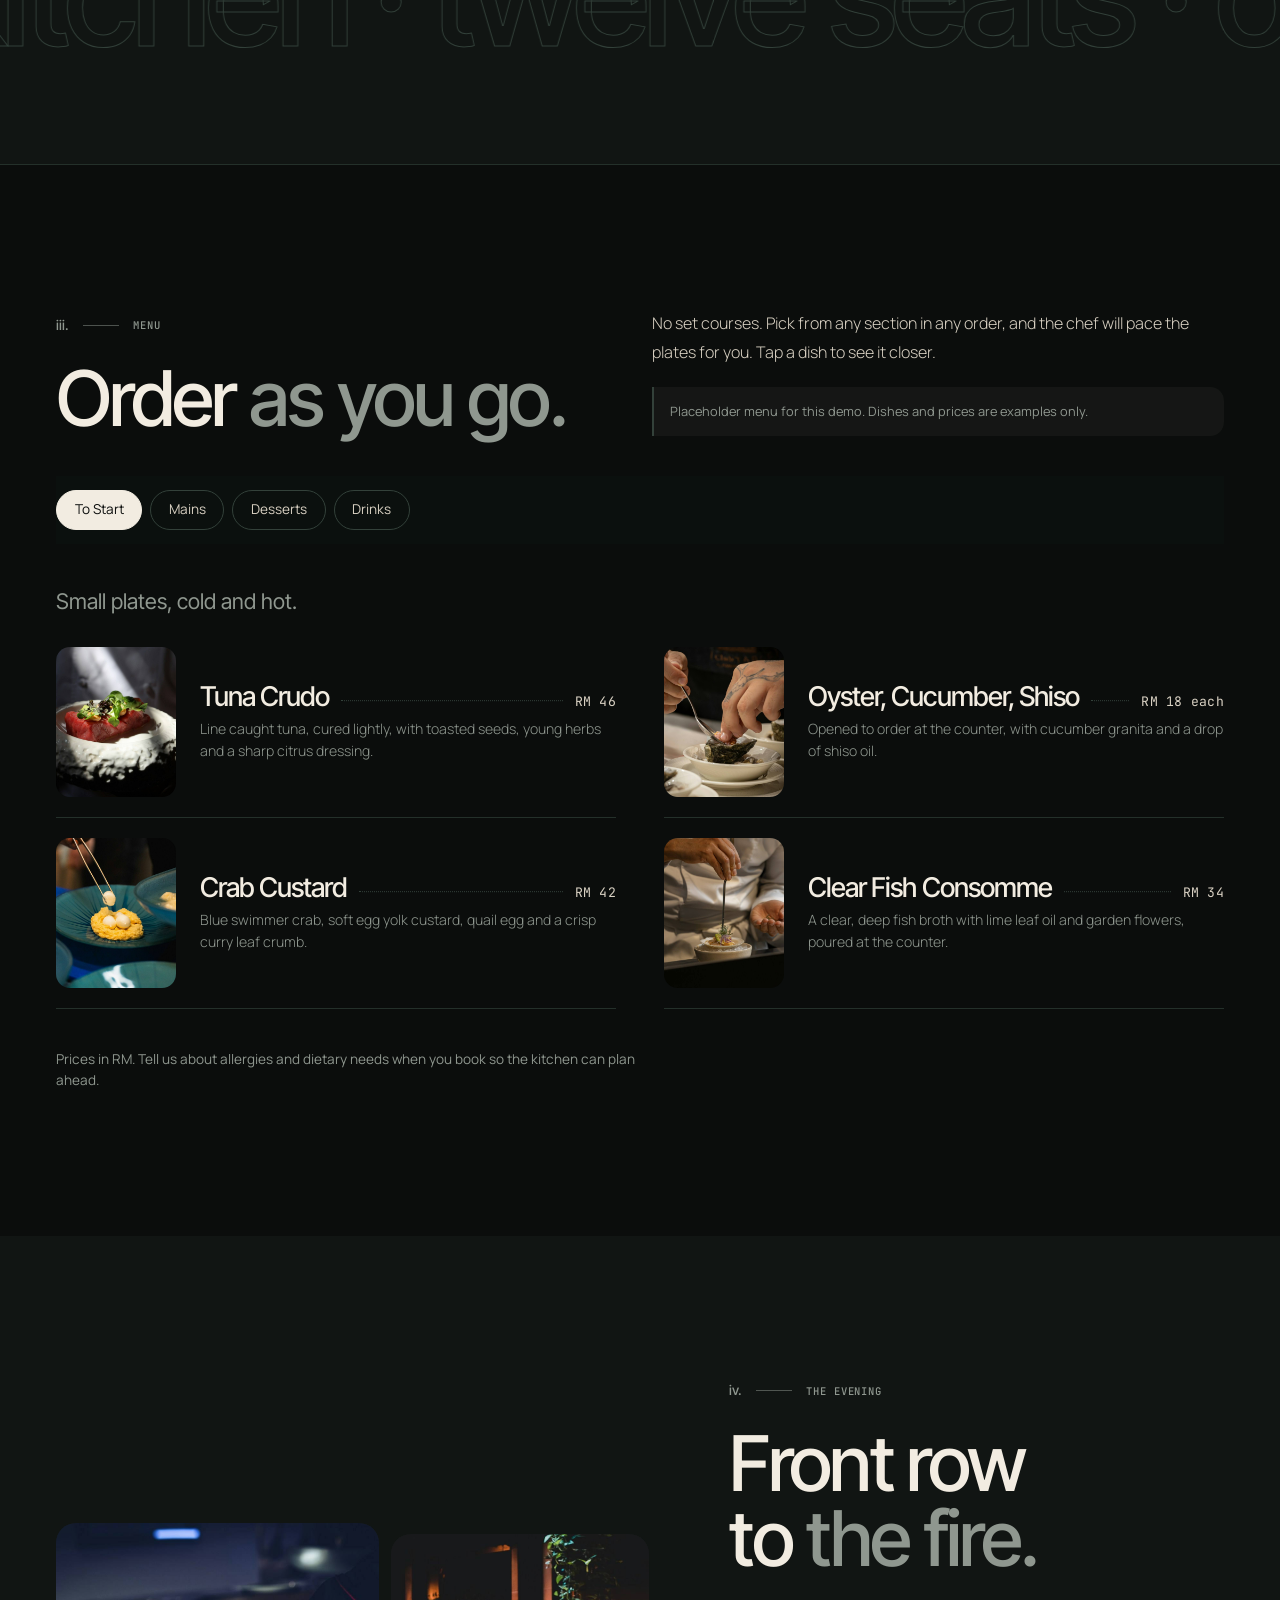
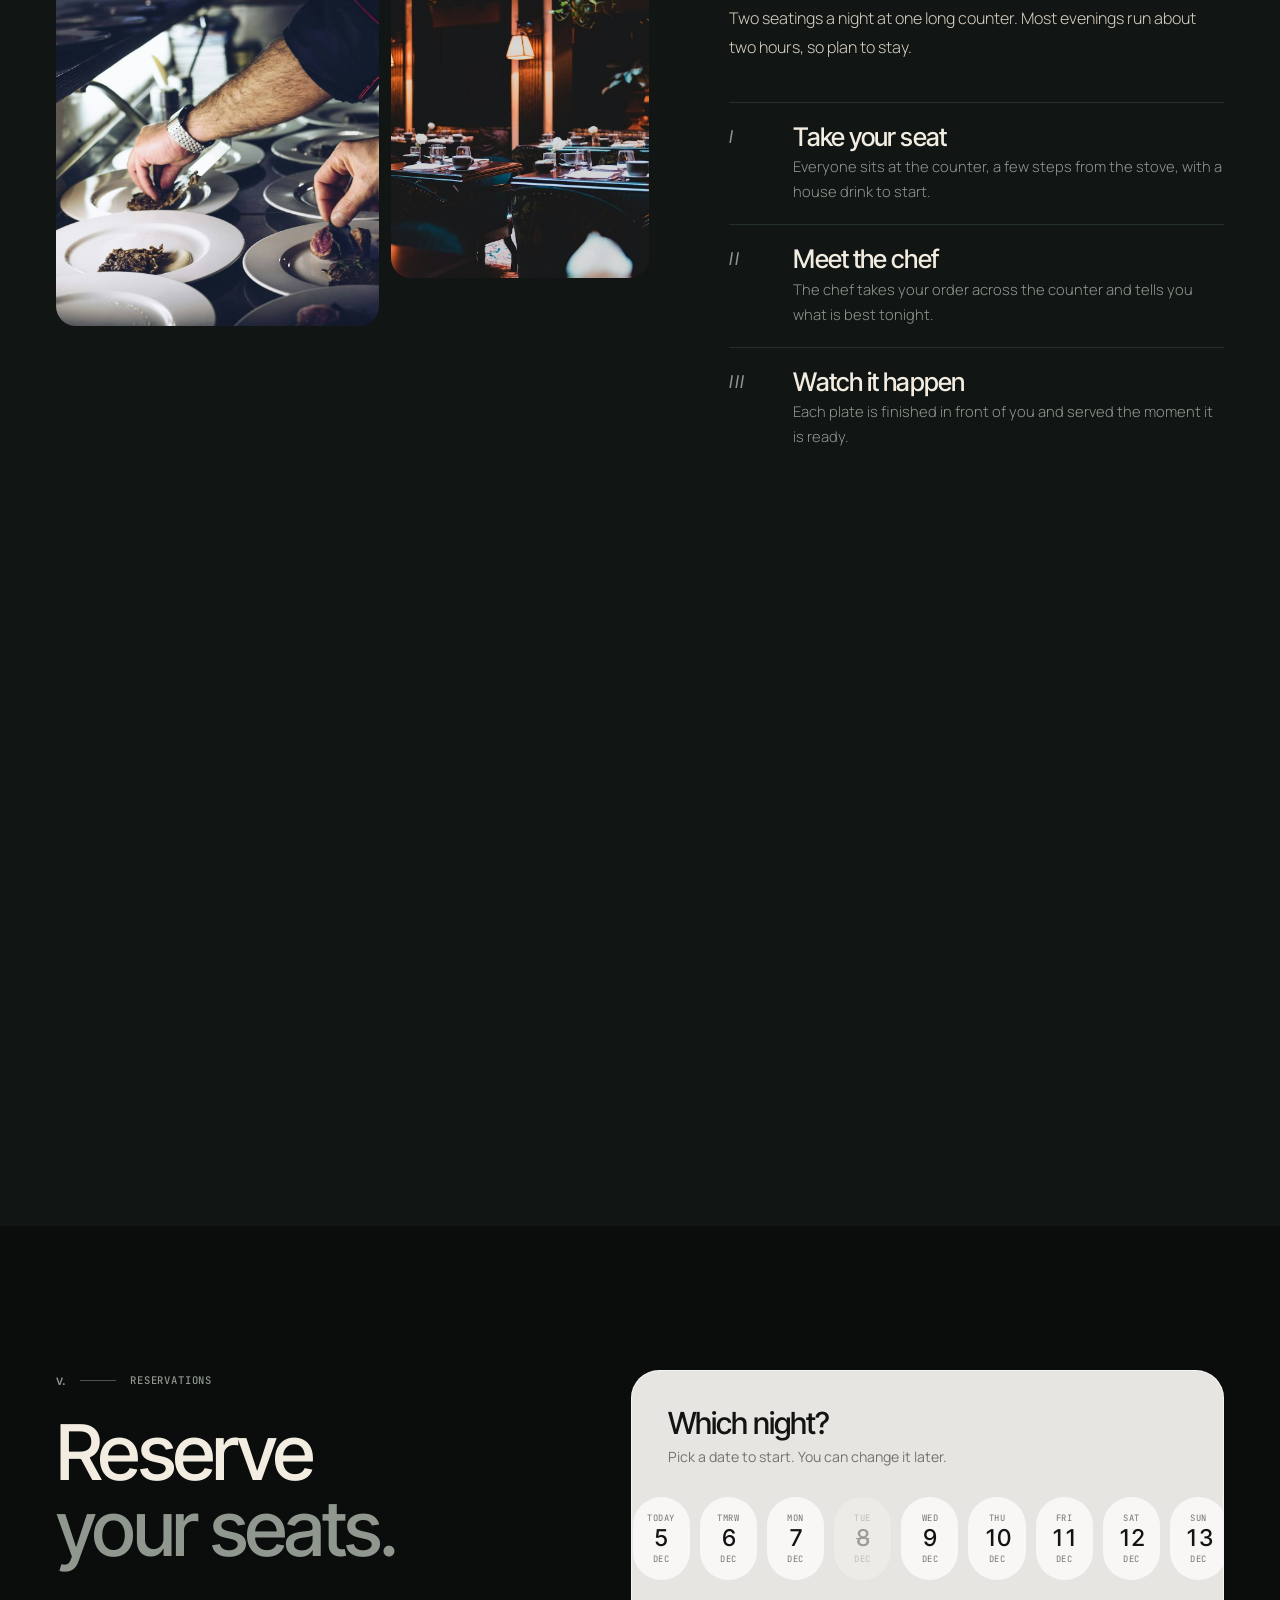
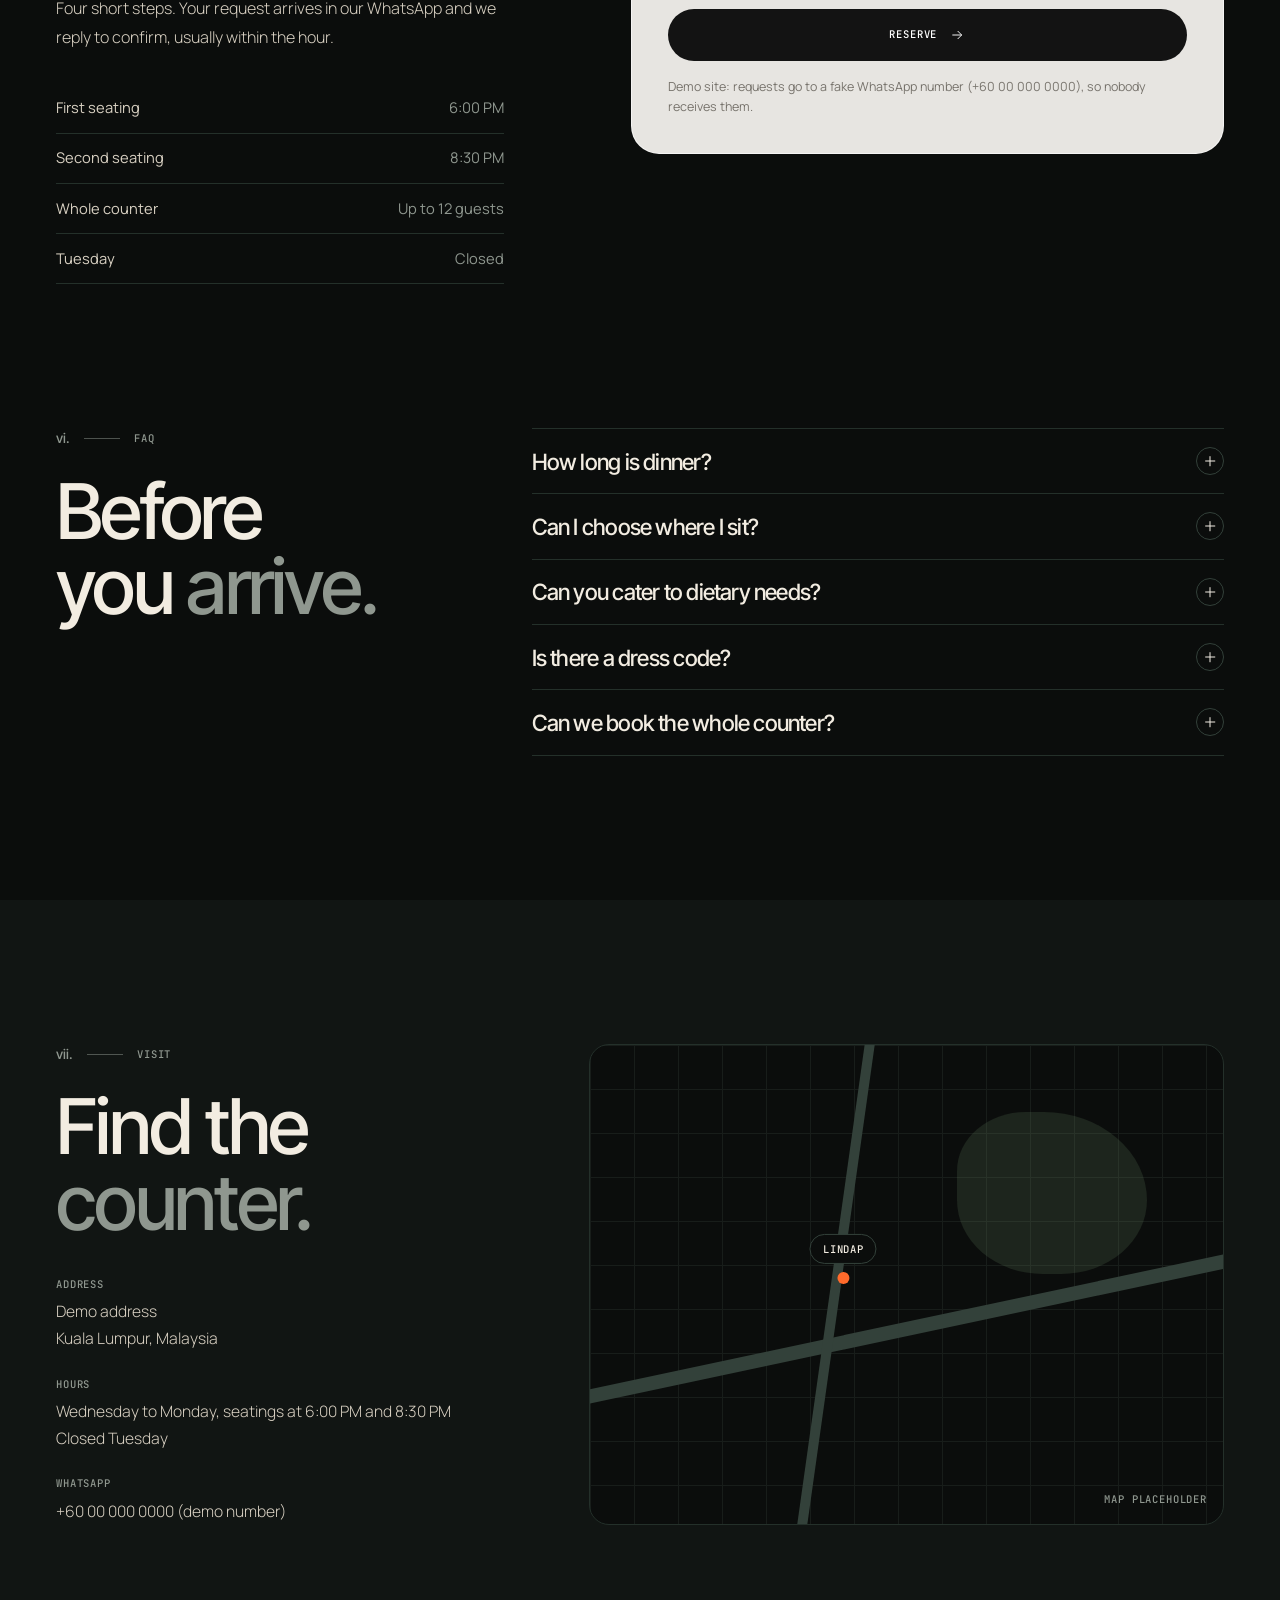
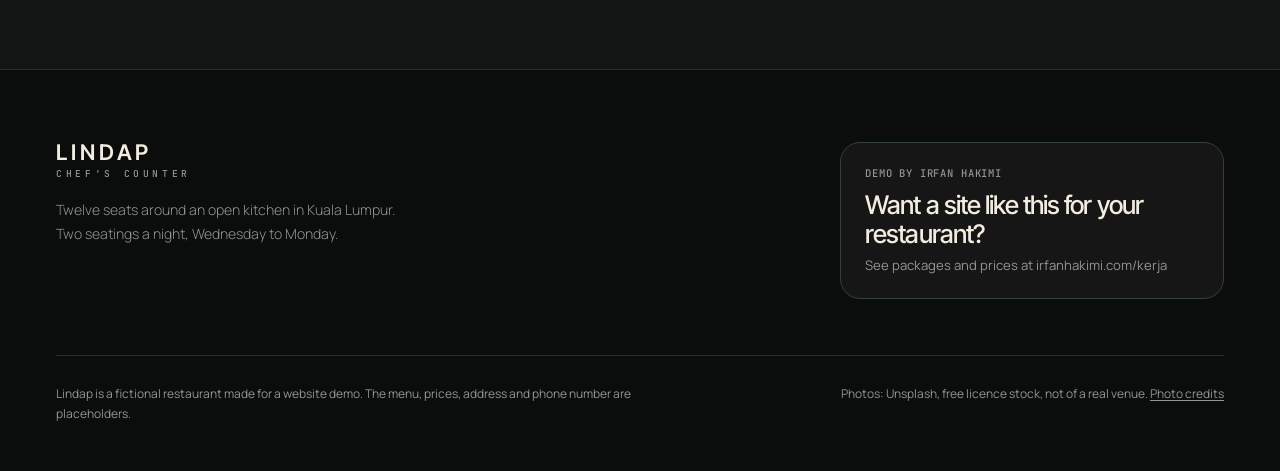
<file: demo/restoran/index.html>
<!doctype html>
<html lang="en">
<head>
  <meta charset="utf-8">
  <meta name="viewport" content="width=device-width, initial-scale=1, viewport-fit=cover">
  <title>Lindap · Restaurant website demo</title>
  <meta name="description" content="A demo restaurant website by Irfan Hakimi: a chef's counter with an open kitchen, a menu with photos and a seat booking that ends in a ready to send WhatsApp message. Lindap is a fictional restaurant.">
  <meta name="robots" content="noindex, follow">
  <meta name="theme-color" content="#0b0d0c">
  <meta property="og:title" content="Lindap · Restaurant website demo">
  <meta property="og:description" content="A demo chef's counter restaurant website with a photo menu and WhatsApp booking. Made by Irfan Hakimi.">
  <meta property="og:type" content="website">
  <meta property="og:image" content="img/hero-wide.jpg">
  <link rel="icon" href="icon.svg" type="image/svg+xml">
  <link rel="preconnect" href="https://fonts.googleapis.com">
  <link rel="preconnect" href="https://fonts.gstatic.com" crossorigin>
  <link href="https://fonts.googleapis.com/css2?family=Inter+Tight:wght@400;500;600&family=JetBrains+Mono:wght@400;500&family=Manrope:wght@300;400;500;600;700&display=swap" rel="stylesheet">
  <link rel="preload" as="image" href="img/hero-tall.jpg" media="(max-width: 767px)">
  <link rel="preload" as="image" href="img/hero-wide.jpg" media="(min-width: 768px)">
  <link rel="stylesheet" href="styles.css">
  <script>document.documentElement.classList.add("js")</script>
</head>
<body>
  <a class="skip label" href="#main">Skip to content</a>

  <header class="site-header" id="header">
    <div class="demo-strip">
      <span>Demo by Irfan Hakimi.</span>
      <a href="https://irfanhakimi.com/kerja/">Want one like this?</a>
    </div>
    <nav class="wrap nav" aria-label="Primary">
      <a href="#top" class="wordmark" aria-label="Lindap, back to top">
        <span class="name">LINDAP</span>
        <span class="sub label">Chef's Counter</span>
      </a>
      <ul class="nav-links">
        <li><a class="label" href="#courses">Signatures</a></li>
        <li><a class="label" href="#story">About</a></li>
        <li><a class="label" href="#menu">Menu</a></li>
        <li><a class="label" href="#room">The Counter</a></li>
        <li><a class="label" href="#visit">Visit</a></li>
      </ul>
      <div class="nav-actions">
        <button class="btn btn-solid label nav-book" type="button" data-book>Reserve</button>
        <button class="menu-toggle" id="menuToggle" type="button" aria-expanded="false" aria-controls="mobileMenu" aria-label="Open menu">
          <span class="bars" aria-hidden="true"><span></span><span></span></span>
        </button>
      </div>
    </nav>
  </header>

  <div class="mobile-menu" id="mobileMenu" role="dialog" aria-modal="true" aria-label="Site menu">
    <ul class="wrap">
      <li><a href="#courses"><span>I</span>Signatures</a></li>
      <li><a href="#story"><span>II</span>About</a></li>
      <li><a href="#menu"><span>III</span>Menu</a></li>
      <li><a href="#room"><span>IV</span>The Counter</a></li>
      <li><a href="#reserve"><span>V</span>Reserve</a></li>
      <li><a href="#visit"><span>VI</span>Visit</a></li>
    </ul>
    <p class="wrap foot label"><span>Kuala Lumpur</span><span>Twelve seats · Wed to Mon</span></p>
  </div>

  <main id="main">
    <!-- Hero -->
    <section class="hero grain" id="top">
      <div class="hero-media" id="heroMedia">
        <picture>
          <source media="(min-width: 768px)" srcset="img/hero-wide.jpg">
          <img src="img/hero-tall.jpg" alt="A chef finishing a plated course with tweezers" fetchpriority="high">
        </picture>
      </div>
      <canvas id="embers" aria-hidden="true"></canvas>
      <div class="hero-scrim" aria-hidden="true"></div>
      <span class="hero-rails" aria-hidden="true"></span>

      <div class="wrap hero-copy" id="heroCopy">
        <p class="status fade-up" id="status" style="animation-delay:.05s"><span class="dot" aria-hidden="true"></span><span id="statusText">Kuala Lumpur · Six nights a week</span></p>
        <h1>
          <span class="line"><span style="animation-delay:.05s">A seat at</span></span>
          <span class="line"><span style="animation-delay:.1s">the <em class="accent">kitchen.</em></span></span>
        </h1>
        <div class="hero-foot">
          <p class="fade-up" style="animation-delay:.15s">Twelve seats around an open kitchen. Watch every plate come together, order straight from the chef, and stay as long as the conversation lasts.</p>
          <div class="ticket fade-up" style="animation-delay:.2s" aria-label="Seatings tonight">
            <div class="ticket-meta"><span class="tag label">Tonight</span><span class="label">Counter · 12 seats · Open kitchen</span></div>
            <div class="ticket-times">
              <div><p class="big">18:00</p><p class="label">First seating</p></div>
              <span class="ticket-line" aria-hidden="true"></span>
              <div class="r"><p class="big">20:30</p><p class="label">Second seating</p></div>
            </div>
            <p class="ticket-status"><span class="dot" aria-hidden="true"></span><span id="ticketStatus">Four quick steps · we confirm on WhatsApp</span></p>
            <div class="ticket-ctas">
              <button class="btn btn-ink label" type="button" data-book><span>Reserve a seat</span><svg viewBox="0 0 24 24" fill="none" stroke="currentColor" stroke-width="1.6" aria-hidden="true"><path d="M5 12h14M13 6l6 6-6 6"/></svg></button>
              <a class="btn btn-soft label" href="#courses"><span>Menu</span></a>
            </div>
          </div>
        </div>
      </div>
    </section>

    <!-- Courses rail -->
    <section class="section-y" id="courses" aria-labelledby="sig-title" style="padding-bottom:0">
      <div class="wrap sig-head">
        <div>
          <p class="eyebrow label reveal"><span class="idx">i.</span><span class="rule" aria-hidden="true"></span><span>Signatures</span></p>
          <h2 class="h2 reveal" id="sig-title" style="--d:.08s">Cooked in front of <em class="accent">you.</em></h2>
        </div>
        <div class="sig-nav">
          <button type="button" id="railPrev" aria-label="Previous dish"><svg viewBox="0 0 24 24" fill="none" stroke="currentColor" stroke-width="1.4" aria-hidden="true"><path d="M19 12H5M11 6l-6 6 6 6"/></svg></button>
          <button type="button" id="railNext" aria-label="Next dish"><svg viewBox="0 0 24 24" fill="none" stroke="currentColor" stroke-width="1.4" aria-hidden="true"><path d="M5 12h14M13 6l6 6-6 6"/></svg></button>
        </div>
      </div>
      <div class="rail reveal" id="rail" style="--d:.15s" tabindex="0" aria-label="Signature dishes, swipe to see more"></div>
      <div class="wrap"><div class="rail-progress" aria-hidden="true"><span id="railBar"></span></div></div>
    </section>

    <!-- Story -->
    <section class="section-y" id="story" aria-labelledby="story-title">
      <div class="wrap story">
        <div>
          <p class="eyebrow label reveal"><span class="idx">ii.</span><span class="rule" aria-hidden="true"></span><span>About Lindap</span></p>
          <h2 class="h2 reveal" id="story-title" style="--d:.08s">No back of house, <em class="accent">only the pass.</em></h2>
          <div class="lede reveal" style="--d:.16s">
            <p>Lindap is a small restaurant built around one long counter. Every seat looks straight into the kitchen, so dinner comes with a view of the fire, the knives and the plating.</p>
            <p>There is no set menu. You order what you like, when you like, and the chef talks you through each plate as it lands. With only twelve seats a night, the kitchen cooks for the people in front of it.</p>
          </div>
          <p class="sign reveal" style="--d:.24s">See you at the counter.</p>
        </div>
        <div class="story-media">
          <div class="frame a wipe parallax"><img loading="lazy" src="img/chef.jpg" alt="A chef garnishing a small plate with fresh herbs" width="1000" height="1250"></div>
          <div class="frame b wipe" style="--d:.25s"><img loading="lazy" src="img/detail.jpg" alt="Close up of a finished course" width="900" height="900"></div>
        </div>
      </div>
      <div class="wrap">
        <ul class="pillars">
          <li class="reveal"><p class="num">I</p><h3>Open</h3><p>Nothing happens behind a door. Every step of every dish is cooked within arm's reach.</p></li>
          <li class="reveal" style="--d:.1s"><p class="num">II</p><h3>Direct</h3><p>Order from the person cooking your food, and ask anything about it.</p></li>
          <li class="reveal" style="--d:.2s"><p class="num">III</p><h3>Seasonal</h3><p>The menu follows the market and is rewritten each season.</p></li>
        </ul>
      </div>
    </section>

    <!-- Statement band -->
    <section class="statement" aria-label="Lindap at a glance">
      <p class="sr-only">Watch, taste, talk. One kitchen, twelve seats.</p>
      <div aria-hidden="true">
        <p data-drift="1">Watch <span class="dot">·</span> Taste <span class="dot">·</span> Talk <span class="dot">·</span> Watch</p>
        <p class="outline" data-drift="-1">one kitchen · twelve seats · one kitchen</p>
      </div>
    </section>

    <!-- Menu -->
    <section class="section-y" id="menu" aria-labelledby="menu-title">
      <div class="wrap">
        <div class="menu-top">
          <div>
            <p class="eyebrow label reveal"><span class="idx">iii.</span><span class="rule" aria-hidden="true"></span><span>Menu</span></p>
            <h2 class="h2 reveal" id="menu-title" style="--d:.08s">Order <em class="accent">as you go.</em></h2>
          </div>
          <div class="reveal" style="--d:.16s">
            <p class="lede">No set courses. Pick from any section in any order, and the chef will pace the plates for you. Tap a dish to see it closer.</p>
            <p class="note" role="note" style="margin-top:1.25rem">Placeholder menu for this demo. Dishes and prices are examples only.</p>
          </div>
        </div>
        <div class="chips" role="tablist" aria-label="Menu sections" id="menuTabs"></div>
        <div class="panel" role="tabpanel" id="menuPanel" tabindex="0"></div>
        <p class="menu-foot">Prices in RM. Tell us about allergies and dietary needs when you book so the kitchen can plan ahead.</p>
      </div>
    </section>

    <!-- The room -->
    <section class="room section-y" id="room" aria-labelledby="room-title">
      <div class="wrap">
        <div class="room-grid">
          <div class="room-photos">
            <div class="frame a wipe"><img loading="lazy" src="img/pass.jpg" alt="A chef plating a row of dishes at the kitchen pass" width="1000" height="1250"></div>
            <div class="frame b wipe" style="--d:.2s"><img loading="lazy" src="img/room.jpg" alt="A table laid with glassware and candles" width="1600" height="1100"></div>
          </div>
          <div>
            <p class="eyebrow label reveal"><span class="idx">iv.</span><span class="rule" aria-hidden="true"></span><span>The Evening</span></p>
            <h2 class="h2 reveal" id="room-title" style="--d:.08s">Front row to <em class="accent">the fire.</em></h2>
            <p class="lede reveal" style="--d:.16s;margin-top:1.75rem;max-width:30rem">Two seatings a night at one long counter. Most evenings run about two hours, so plan to stay.</p>
            <ol class="steps">
              <li class="reveal"><span class="n">I</span><h3>Take your seat</h3><p>Everyone sits at the counter, a few steps from the stove, with a house drink to start.</p></li>
              <li class="reveal" style="--d:.08s"><span class="n">II</span><h3>Meet the chef</h3><p>The chef takes your order across the counter and tells you what is best tonight.</p></li>
              <li class="reveal" style="--d:.16s"><span class="n">III</span><h3>Watch it happen</h3><p>Each plate is finished in front of you and served the moment it is ready.</p></li>
            </ol>
          </div>
        </div>
        <figure class="frame wide-photo wipe parallax">
          <img loading="lazy" src="img/private.jpg" alt="A long table laid for a group dinner with candles and glassware" width="1600" height="1100">
          <figcaption>Book the whole counter for birthdays, anniversaries and team dinners of up to twelve guests.</figcaption>
        </figure>
      </div>
    </section>

    <!-- Reserve -->
    <section class="section-y" id="reserve" aria-labelledby="reserve-title">
      <div class="wrap reserve-grid">
        <div>
          <p class="eyebrow label reveal"><span class="idx">v.</span><span class="rule" aria-hidden="true"></span><span>Reservations</span></p>
          <h2 class="h2 reveal" id="reserve-title" style="--d:.08s">Reserve <em class="accent">your seats.</em></h2>
          <p class="lede reveal" style="--d:.16s;margin-top:1.75rem;max-width:28rem">Four short steps. Your request arrives in our WhatsApp and we reply to confirm, usually within the hour.</p>
          <ul class="hours reveal" style="--d:.24s">
            <li><span>First seating</span><span>6:00 PM</span></li>
            <li><span>Second seating</span><span>8:30 PM</span></li>
            <li><span>Whole counter</span><span>Up to 12 guests</span></li>
            <li><span>Tuesday</span><span>Closed</span></li>
          </ul>
        </div>
        <div class="quick reveal" style="--d:.12s">
          <h3>Which night?</h3>
          <p class="sub">Pick a date to start. You can change it later.</p>
          <div class="days" id="quickDays" role="group" aria-label="Choose a date"></div>
          <button class="btn btn-solid btn-block label" type="button" data-book><span>Reserve</span><svg viewBox="0 0 24 24" fill="none" stroke="currentColor" stroke-width="1.4" aria-hidden="true"><path d="M5 12h14M13 6l6 6-6 6"/></svg></button>
          <p class="fine">Demo site: requests go to a fake WhatsApp number (+60 00 000 0000), so nobody receives them.</p>
        </div>
      </div>
    </section>

    <!-- FAQ -->
    <section class="section-y faq" id="faq" aria-labelledby="faq-title" style="padding-top:0">
      <div class="wrap faq-grid">
        <div>
          <p class="eyebrow label reveal"><span class="idx">vi.</span><span class="rule" aria-hidden="true"></span><span>FAQ</span></p>
          <h2 class="h2 reveal" id="faq-title" style="--d:.08s">Before you <em class="accent">arrive.</em></h2>
        </div>
        <div class="reveal" style="--d:.12s">
          <details><summary>How long is dinner?<i aria-hidden="true"></i></summary><div class="ans"><div><p>About two hours. Each seating starts together, so please arrive on time.</p></div></div></details>
          <details><summary>Can I choose where I sit?<i aria-hidden="true"></i></summary><div class="ans"><div><p>Every seat faces the kitchen. Pick a preference when you book and we will do our best.</p></div></div></details>
          <details><summary>Can you cater to dietary needs?<i aria-hidden="true"></i></summary><div class="ans"><div><p>Yes, most allergies and preferences. Tell us when you book so the kitchen can prepare.</p></div></div></details>
          <details><summary>Is there a dress code?<i aria-hidden="true"></i></summary><div class="ans"><div><p>Smart casual. You sit close to the stove, so leave the heavy jacket at home.</p></div></div></details>
          <details><summary>Can we book the whole counter?<i aria-hidden="true"></i></summary><div class="ans"><div><p>Yes. Choose twelve guests in the booking, or send us a WhatsApp with your date and we will reply with options.</p></div></div></details>
        </div>
      </div>
    </section>

    <!-- Visit -->
    <section class="visit section-y" id="visit" aria-labelledby="visit-title">
      <div class="wrap visit-grid">
        <div>
          <p class="eyebrow label reveal"><span class="idx">vii.</span><span class="rule" aria-hidden="true"></span><span>Visit</span></p>
          <h2 class="h2 reveal" id="visit-title" style="--d:.08s">Find the <em class="accent">counter.</em></h2>
          <dl class="contact reveal" style="--d:.16s">
            <div><dt class="label">Address</dt><dd>Demo address<br>Kuala Lumpur, Malaysia</dd></div>
            <div><dt class="label">Hours</dt><dd>Wednesday to Monday, seatings at 6:00 PM and 8:30 PM<br>Closed Tuesday</dd></div>
            <div><dt class="label">WhatsApp</dt><dd>+60 00 000 0000 (demo number)</dd></div>
          </dl>
        </div>
        <div class="map reveal" style="--d:.1s" role="img" aria-label="Illustrated map placeholder">
          <span class="park" aria-hidden="true"></span>
          <div class="pin"><span class="tag label">Lindap</span><span class="dot"></span></div>
          <p class="cap label">Map placeholder</p>
        </div>
      </div>
    </section>
  </main>

  <footer class="site-footer">
    <div class="wrap">
      <div class="foot-grid">
        <div>
          <span class="wordmark"><span class="name">LINDAP</span><span class="sub label">Chef's Counter</span></span>
          <p class="blurb">Twelve seats around an open kitchen in Kuala Lumpur. Two seatings a night, Wednesday to Monday.</p>
        </div>
        <a class="demo-card" href="https://irfanhakimi.com/kerja/">
          <p class="label">Demo by Irfan Hakimi</p>
          <p class="t">Want a site like this for your restaurant?</p>
          <p class="d">See packages and prices at irfanhakimi.com/kerja</p>
        </a>
      </div>
      <div class="foot-legal">
        <p>Lindap is a fictional restaurant made for a website demo. The menu, prices, address and phone number are placeholders.</p>
        <p>Photos: Unsplash, free licence stock, not of a real venue. <a href="img/CREDITS.txt">Photo credits</a></p>
      </div>
    </div>
  </footer>

  <div class="book-bar" id="bookBar" aria-hidden="true">
    <button class="btn btn-solid btn-block label" type="button" data-book tabindex="-1"><span>Reserve your seats</span><svg viewBox="0 0 24 24" fill="none" stroke="currentColor" stroke-width="1.4" aria-hidden="true"><path d="M5 12h14M13 6l6 6-6 6"/></svg></button>
  </div>

  <!-- Booking sheet -->
  <div class="sheet-wrap" id="booking" role="dialog" aria-modal="true" aria-labelledby="bookTitle">
    <div class="sheet-backdrop" data-close></div>
    <div class="sheet">
      <div class="sheet-head">
        <div class="sheet-top">
          <p class="t" id="bookTitle">Reserve at the counter</p>
          <button class="sheet-close" type="button" data-close aria-label="Close booking"><svg viewBox="0 0 24 24" fill="none" stroke="currentColor" stroke-width="1.4" aria-hidden="true"><path d="M6 6l12 12M18 6L6 18"/></svg></button>
        </div>
        <div class="progress" aria-hidden="true"><span></span><span></span><span></span><span></span></div>
        <p class="step-name label"><span id="stepName">When</span><span id="stepCount">Step 1 of 4</span></p>
      </div>

      <form class="steps-viewport" id="bookForm" novalidate>
        <section class="step active" data-step="0" aria-label="Date and guests">
          <h2>Which night, and <em class="accent">how many seats?</em></h2>
          <p class="q label">Date</p>
          <div class="days" id="days" role="group" aria-label="Choose a date"></div>
          <p class="err" id="dateErr"></p>
          <p class="q label">Guests</p>
          <div class="guests">
            <button type="button" id="gMinus" aria-label="One fewer guest"><svg viewBox="0 0 24 24" fill="none" stroke="currentColor" stroke-width="1.6" aria-hidden="true"><path d="M6 12h12"/></svg></button>
            <output id="gCount" aria-live="polite">2 seats</output>
            <button type="button" id="gPlus" aria-label="One more guest"><svg viewBox="0 0 24 24" fill="none" stroke="currentColor" stroke-width="1.6" aria-hidden="true"><path d="M6 12h12M12 6v12"/></svg></button>
          </div>
          <p class="hint" id="guestHint">Up to 6 seats online. Choose 12 to book the whole counter.</p>
        </section>

        <section class="step" data-step="1" aria-label="Time">
          <h2>Which <em class="accent">seating?</em></h2>
          <p class="hint" id="timeFor" style="margin-top:.75rem"></p>
          <div class="time-group" style="margin-top:1.75rem"><span class="label">Seatings</span><div class="times" id="timesEarly"></div></div>
          <div class="time-group" hidden><div class="times" id="timesLate"></div></div>
          <p class="err" id="timeErr"></p>
        </section>

        <section class="step" data-step="2" aria-label="Your details">
          <h2>A few <em class="accent">details.</em></h2>
          <div class="field" id="nameField">
            <label class="label" for="name">Name</label>
            <input id="name" name="name" autocomplete="name" placeholder="Your name" enterkeyhint="next">
            <p class="err" id="nameErr"></p>
          </div>
          <div class="field" id="phoneField">
            <label class="label" for="phone">Phone</label>
            <input id="phone" name="phone" type="tel" inputmode="tel" autocomplete="tel" placeholder="012 345 6789" enterkeyhint="next">
            <p class="err" id="phoneErr"></p>
          </div>
          <p class="q label">Seat preference (optional)</p>
          <div class="occasions" id="pairings" data-single>
            <button type="button" class="chip" aria-pressed="false">By the grill</button>
            <button type="button" class="chip" aria-pressed="false">By the pass</button>
            <button type="button" class="chip" aria-pressed="false">No preference</button>
          </div>
          <p class="q label">Occasion (optional)</p>
          <div class="occasions" id="occasions">
            <button type="button" class="chip" aria-pressed="false">Birthday</button>
            <button type="button" class="chip" aria-pressed="false">Anniversary</button>
            <button type="button" class="chip" aria-pressed="false">Date night</button>
            <button type="button" class="chip" aria-pressed="false">Business</button>
          </div>
          <div class="field">
            <label class="label" for="notes">Dietary needs and notes (optional)</label>
            <textarea id="notes" name="notes" placeholder="Allergies, preferences, anything we should prepare for"></textarea>
          </div>
        </section>

        <section class="step" data-step="3" aria-label="Review">
          <h2>All <em class="accent">set?</em></h2>
          <div class="tix" id="ticket"></div>
          <div class="wa-preview" aria-label="Message preview">
            <div class="bar"><span class="av" aria-hidden="true">L</span><span>Lindap<br><small>Demo number +60 00 000 0000</small></span></div>
            <div class="bubble" id="bubble"></div>
          </div>
          <p class="fine done-note">Tapping the green button opens WhatsApp with this message filled in. This is a demo, so the number is fake and nobody receives it. Want this for your business? <a href="https://irfanhakimi.com/kerja/" style="color:var(--copper-2);text-decoration:underline">irfanhakimi.com/kerja</a></p>
        </section>
      </form>

      <div class="sheet-foot">
        <button class="btn btn-ghost back" type="button" id="stepBack" aria-label="Back" hidden><svg viewBox="0 0 24 24" fill="none" stroke="currentColor" stroke-width="1.4" aria-hidden="true"><path d="M19 12H5M11 6l-6 6 6 6"/></svg></button>
        <button class="btn btn-solid label next" type="button" id="stepNext"><span id="nextLabel">Choose a seating</span><svg viewBox="0 0 24 24" fill="none" stroke="currentColor" stroke-width="1.4" aria-hidden="true"><path d="M5 12h14M13 6l6 6-6 6"/></svg></button>
        <a class="btn btn-wa label next" id="waLink" href="#" target="_blank" rel="noopener" hidden><span>Send request on WhatsApp</span><svg viewBox="0 0 24 24" fill="none" stroke="currentColor" stroke-width="1.4" aria-hidden="true"><path d="M5 12h14M13 6l6 6-6 6"/></svg></a>
      </div>
    </div>
  </div>

  <!-- Course sheet -->
  <div class="sheet-wrap dish-sheet" id="dishSheet" role="dialog" aria-modal="true" aria-labelledby="dishName">
    <div class="sheet-backdrop" data-close></div>
    <div class="sheet">
      <div class="frame photo"><img id="dishImg" src="img/c1.jpg" alt=""></div>
      <button class="x" type="button" data-close aria-label="Close"><svg viewBox="0 0 24 24" fill="none" stroke="currentColor" stroke-width="1.6" aria-hidden="true"><path d="M6 6l12 12M18 6L6 18"/></svg></button>
      <div class="info">
        <div class="row"><h3 id="dishName">Course</h3><span class="price" id="dishPrice"></span></div>
        <p id="dishDesc"></p>
        <button class="btn btn-solid btn-block label" type="button" data-book style="margin-top:1.25rem"><span>Reserve</span><svg viewBox="0 0 24 24" fill="none" stroke="currentColor" stroke-width="1.4" aria-hidden="true"><path d="M5 12h14M13 6l6 6-6 6"/></svg></button>
      </div>
    </div>
  </div>

  <script src="app.js"></script>
</body>
</html>
</file>
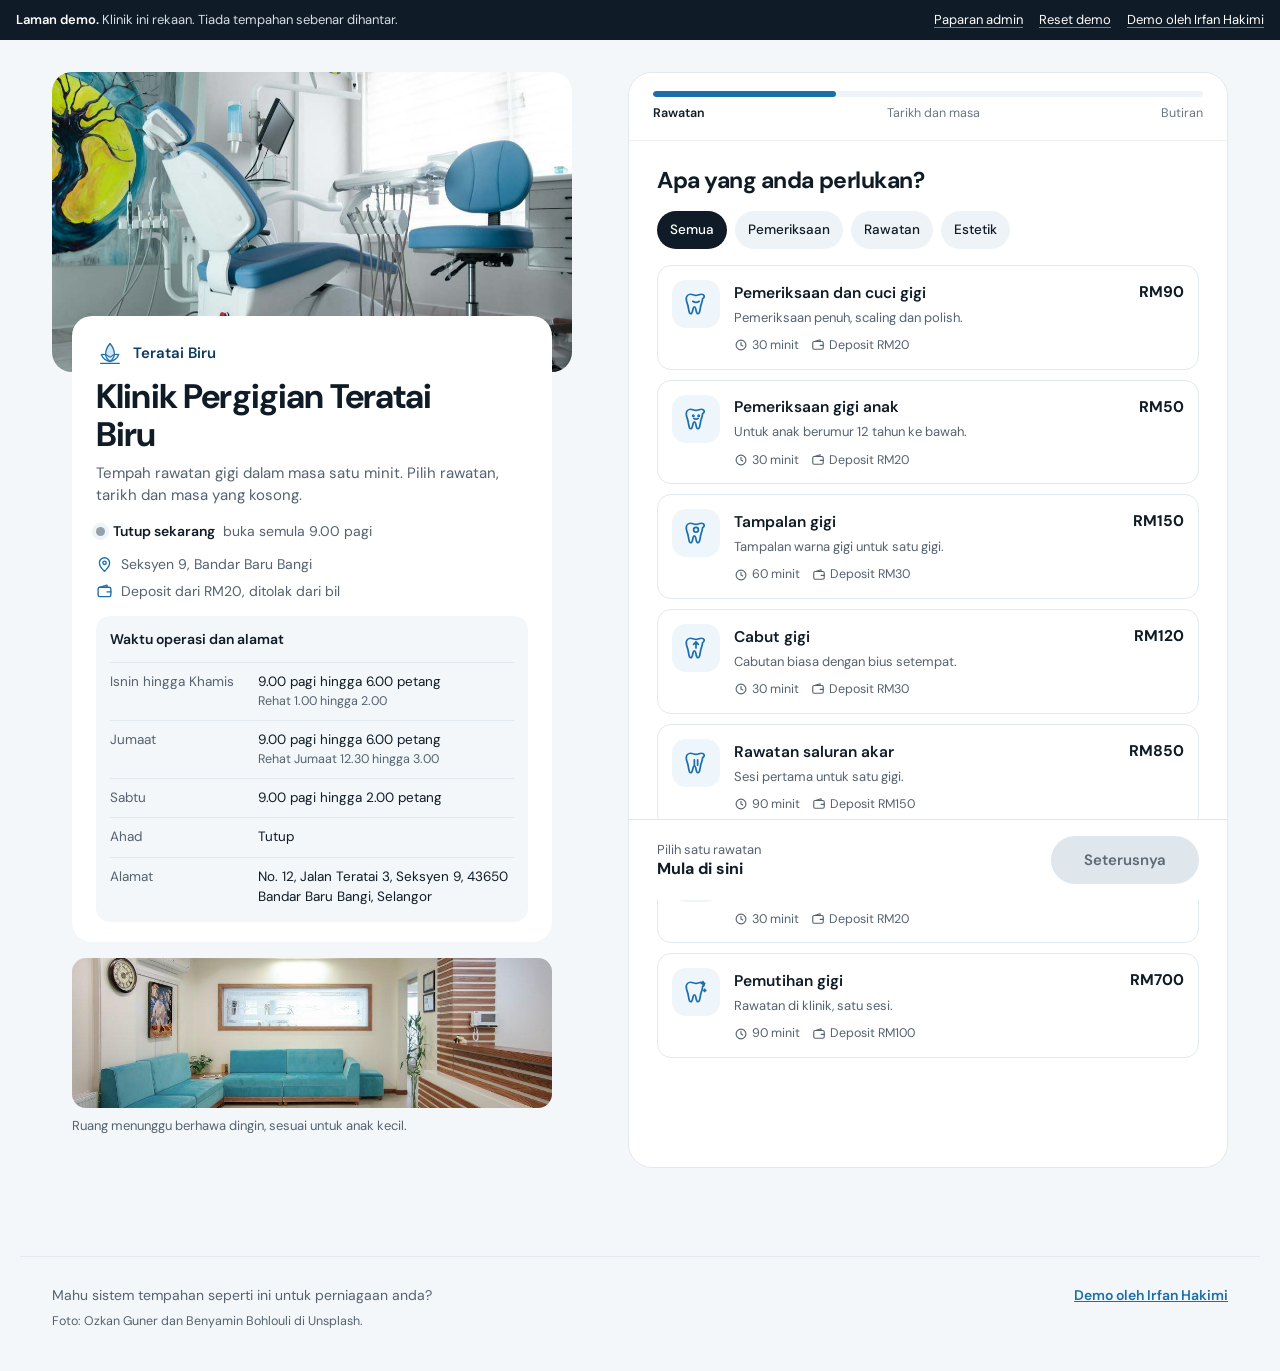
<file: demo/tempahan/index.html>
<!DOCTYPE html>
<html lang="ms">
  <head>
    <meta charset="UTF-8" />
    <meta name="viewport" content="width=device-width, initial-scale=1.0, viewport-fit=cover" />
    <title>Klinik Pergigian Teratai Biru · Tempahan (demo)</title>
    <meta
      name="description"
      content="Demo sistem tempahan dan admin untuk klinik gigi: pilih rawatan, tarikh dan masa, bayar deposit, urus tempahan. Klinik rekaan, dibina oleh Irfan Hakimi."
    />
    <meta name="robots" content="noindex" />
    <meta name="theme-color" content="#f4f7fa" />
    <link
      rel="icon"
      href="data:image/svg+xml,%3Csvg xmlns='http://www.w3.org/2000/svg' viewBox='0 0 64 64'%3E%3Crect width='64' height='64' rx='14' fill='%231b6ea8'/%3E%3Cpath d='M32 14c6 7 8 14 8 20s-3.5 11-8 14c-4.5-3-8-8-8-14s2-13 8-20Z' fill='%23fff'/%3E%3C/svg%3E"
    />
    <link rel="preconnect" href="https://fonts.googleapis.com" />
    <link rel="preconnect" href="https://fonts.gstatic.com" crossorigin />
    <link
      href="https://fonts.googleapis.com/css2?family=DM+Sans:opsz,wght@9..40,400;9..40,500;9..40,600;9..40,700&display=swap"
      rel="stylesheet"
    />
    <link rel="stylesheet" href="style.css" />
  </head>
  <body>
    <svg width="0" height="0" style="position:absolute" aria-hidden="true">
      <defs>
        <symbol id="i-lotus" viewBox="0 0 48 48">
          <path d="M24 6c5 6 7.5 12 7.5 18S28 34 24 37c-4-3-7.5-7-7.5-13S19 12 24 6Z" class="fill" />
          <path d="M24 37c-6-1-12-5-15-12 5-1 10 0 14 4M24 37c6-1 12-5 15-12-5-1-10 0-14 4M8 40h32" />
        </symbol>
        <symbol id="i-tooth" viewBox="0 0 24 24">
          <path d="M7 3c-2.2 0-4 1.8-4 4.3 0 2 .6 3.4 1.2 5 .5 1.4.7 3 1 4.6.3 1.9.8 4.1 2 4.1 1.4 0 1.6-2.6 2-4.4.3-1.1.6-1.9 1.3-1.9s1 .8 1.3 1.9c.4 1.8.6 4.4 2 4.4 1.2 0 1.7-2.2 2-4.1.3-1.6.5-3.2 1-4.6.6-1.6 1.2-3 1.2-5C21 4.8 19.2 3 17 3c-1.8 0-2.9 1-5 1S8.8 3 7 3Z" />
        </symbol>
        <symbol id="i-check" viewBox="0 0 24 24"><path d="M5 12.5l4.5 4.5L19 7.5" /></symbol>
        <symbol id="i-left" viewBox="0 0 20 20"><path d="M12 5l-5 5 5 5" /></symbol>
        <symbol id="i-right" viewBox="0 0 20 20"><path d="M8 5l5 5-5 5" /></symbol>
        <symbol id="i-clock" viewBox="0 0 20 20"><circle cx="10" cy="10" r="7" /><path d="M10 6v4l2.5 1.5" /></symbol>
        <symbol id="i-pin" viewBox="0 0 20 20"><path d="M10 18s6-5.3 6-10a6 6 0 1 0-12 0c0 4.7 6 10 6 10Z" /><circle cx="10" cy="8" r="2" /></symbol>
        <symbol id="i-cal" viewBox="0 0 20 20"><rect x="3" y="4" width="14" height="13" rx="2" /><path d="M3 8h14M7 2v4M13 2v4" /></symbol>
        <symbol id="i-wallet" viewBox="0 0 20 20"><rect x="2.5" y="5" width="15" height="11" rx="2" /><path d="M13 10.5h4.5M5 5l8-2.5V5" /></symbol>
        <symbol id="i-chat" viewBox="0 0 20 20"><path d="M4 16.5l1-3A6.5 6.5 0 1 1 8 16l-4 .5Z" /></symbol>
        <symbol id="i-grid" viewBox="0 0 20 20"><rect x="3" y="3" width="6" height="6" rx="1.5" /><rect x="11" y="3" width="6" height="6" rx="1.5" /><rect x="3" y="11" width="6" height="6" rx="1.5" /><rect x="11" y="11" width="6" height="6" rx="1.5" /></symbol>
        <symbol id="i-list" viewBox="0 0 20 20"><path d="M7 5h10M7 10h10M7 15h10M3.5 5h.01M3.5 10h.01M3.5 15h.01" /></symbol>
        <symbol id="i-ban" viewBox="0 0 20 20"><circle cx="10" cy="10" r="7" /><path d="M5 15 15 5" /></symbol>
        <symbol id="i-out" viewBox="0 0 20 20"><path d="M8 4H4v12h12v-4M11 3h6v6M17 3l-8 8" /></symbol>
        <symbol id="i-reset" viewBox="0 0 20 20"><path d="M4 10a6 6 0 1 0 2-4.5M4 3v3h3" /></symbol>
        <symbol id="i-exit" viewBox="0 0 20 20"><path d="M12 4h4v12h-4M8 6l-4 4 4 4M4 10h9" /></symbol>
        <symbol id="i-search" viewBox="0 0 20 20"><circle cx="9" cy="9" r="5.5" /><path d="M13 13l4 4" /></symbol>
        <symbol id="i-x" viewBox="0 0 20 20"><path d="M5 5l10 10M15 5 5 15" /></symbol>
        <symbol id="i-menu" viewBox="0 0 20 20"><path d="M3 6h14M3 10h14M3 14h14" /></symbol>
      </defs>
    </svg>

    <div class="demo-bar" role="note">
      <div class="demo-bar__in">
        <p><strong>Laman demo.</strong> Klinik ini rekaan. Tiada tempahan sebenar dihantar.</p>
        <nav class="demo-bar__links" aria-label="Pautan demo">
          <a href="#admin" data-to-admin>Paparan admin</a>
          <a href="#" data-to-customer hidden>Halaman pelanggan</a>
          <button type="button" class="linkish" data-reset>Reset demo</button>
          <a href="https://irfanhakimi.com/kerja/">Demo oleh Irfan Hakimi</a>
        </nav>
      </div>
    </div>

    <!-- ===================== CUSTOMER ===================== -->
    <main id="customer" class="cust">
      <aside class="clinic" aria-labelledby="clinic-name">
        <figure class="clinic__photo">
          <img src="img/bilik-rawatan.jpg" alt="Bilik rawatan dengan kerusi pergigian biru di sebelah tingkap yang terang" width="1000" height="667" />
        </figure>
        <div class="clinic__card">
          <div class="brand">
            <svg class="brand__mark" aria-hidden="true"><use href="#i-lotus" /></svg>
            <span>Teratai Biru</span>
          </div>
          <h1 id="clinic-name">Klinik Pergigian Teratai Biru</h1>
          <p class="clinic__lede">Tempah rawatan gigi dalam masa satu minit. Pilih rawatan, tarikh dan masa yang kosong.</p>
          <p class="open-now" id="open-now"></p>
          <ul class="clinic__facts">
            <li><svg aria-hidden="true"><use href="#i-pin" /></svg>Seksyen 9, Bandar Baru Bangi</li>
            <li><svg aria-hidden="true"><use href="#i-wallet" /></svg>Deposit dari RM20, ditolak dari bil</li>
          </ul>

          <details class="hours" id="hours">
            <summary>Waktu operasi dan alamat</summary>
            <dl>
              <div><dt>Isnin hingga Khamis</dt><dd>9.00 pagi hingga 6.00 petang<span>Rehat 1.00 hingga 2.00</span></dd></div>
              <div><dt>Jumaat</dt><dd>9.00 pagi hingga 6.00 petang<span>Rehat Jumaat 12.30 hingga 3.00</span></dd></div>
              <div><dt>Sabtu</dt><dd>9.00 pagi hingga 2.00 petang</dd></div>
              <div><dt>Ahad</dt><dd>Tutup</dd></div>
              <div><dt>Alamat</dt><dd>No. 12, Jalan Teratai 3, Seksyen 9, 43650 Bandar Baru Bangi, Selangor</dd></div>
            </dl>
          </details>
        </div>
        <figure class="clinic__wait">
          <img src="img/ruang-menunggu-900.jpg" alt="Ruang menunggu dengan sofa biru dan kaunter kayu" width="900" height="584" loading="lazy" />
          <figcaption>Ruang menunggu berhawa dingin, sesuai untuk anak kecil.</figcaption>
        </figure>
      </aside>

      <section class="book" id="book" aria-label="Tempahan">
        <form id="book-form" novalidate>
          <header class="book__head">
            <button type="button" class="icon-btn book__back" id="back" aria-label="Kembali" hidden>
              <svg aria-hidden="true"><use href="#i-left" /></svg>
            </button>
            <div class="steps" aria-label="Langkah tempahan">
              <div class="steps__bar"><span id="steps-fill"></span></div>
              <ol class="steps__labels">
                <li data-step-label="1">Rawatan</li>
                <li data-step-label="2">Tarikh dan masa</li>
                <li data-step-label="3">Butiran</li>
              </ol>
            </div>
          </header>

          <!-- step: service -->
          <section class="step" data-step="1" aria-labelledby="h-svc">
            <h2 id="h-svc">Apa yang anda perlukan?</h2>
            <div class="chips" role="tablist" aria-label="Kategori rawatan" id="cats"></div>
            <div class="svc-list" id="svc-list" role="radiogroup" aria-labelledby="h-svc"></div>
          </section>

          <!-- step: date & time -->
          <section class="step" data-step="2" aria-labelledby="h-date" hidden>
            <h2 id="h-date">Bila sesuai untuk anda?</h2>
            <div class="cal-card">
              <div class="cal-card__head">
                <button type="button" class="icon-btn" data-cmonth="-1" aria-label="Bulan sebelum"><svg aria-hidden="true"><use href="#i-left" /></svg></button>
                <strong id="c-month"></strong>
                <button type="button" class="icon-btn" data-cmonth="1" aria-label="Bulan berikut"><svg aria-hidden="true"><use href="#i-right" /></svg></button>
              </div>
              <div class="ccal" id="ccal" role="grid" aria-label="Pilih tarikh"></div>
              <p class="ccal__legend"><span class="lg lg--open">Ada slot</span><span class="lg lg--few">Hampir penuh</span><span class="lg lg--off">Tutup atau penuh</span></p>
            </div>
            <div class="slots-wrap">
              <div class="slots-head">
                <h3 id="slots-title">Masa yang kosong</h3>
                <span id="slots-count" class="meta"></span>
              </div>
              <div id="slots" class="slots" aria-live="polite"></div>
            </div>
          </section>

          <!-- step: details -->
          <section class="step" data-step="3" aria-labelledby="h-you" hidden>
            <h2 id="h-you">Sikit lagi. Siapa yang datang?</h2>
            <div class="fields">
              <label class="field">
                <span>Nama penuh</span>
                <input id="f-name" name="name" type="text" autocomplete="name" required maxlength="60" />
              </label>
              <label class="field">
                <span>Nombor telefon</span>
                <input id="f-phone" name="phone" type="tel" inputmode="tel" autocomplete="tel" required placeholder="012 345 6789" aria-describedby="phone-hint" />
                <small id="phone-hint">Pengesahan dihantar ke nombor ini melalui WhatsApp.</small>
              </label>
              <label class="field">
                <span>Nota untuk doktor <em>(pilihan)</em></span>
                <textarea id="f-note" name="note" rows="2" maxlength="200" placeholder="Contoh: gigi geraham kiri sakit bila minum sejuk"></textarea>
              </label>
            </div>
            <div class="receipt" id="receipt"></div>
          </section>

          <div class="actionbar" id="actionbar">
            <div class="actionbar__sum" id="bar-sum"></div>
            <button type="submit" class="btn btn--accent" id="bar-btn">Seterusnya</button>
          </div>
        </form>

        <section id="confirm" class="confirm" hidden tabindex="-1" aria-labelledby="confirm-title"></section>
      </section>

      <footer class="cust__foot">
        <p>Mahu sistem tempahan seperti ini untuk perniagaan anda?</p>
        <a href="https://irfanhakimi.com/kerja/">Demo oleh Irfan Hakimi</a>
        <p class="cust__credit">Foto: Ozkan Guner dan Benyamin Bohlouli di Unsplash.</p>
      </footer>
    </main>

    <!-- ===================== ADMIN ===================== -->
    <div id="admin" class="admin" hidden>
      <section id="pin" class="pin" aria-labelledby="pin-title">
        <form id="pin-form" class="pin__card">
          <div class="brand">
            <svg class="brand__mark" aria-hidden="true"><use href="#i-lotus" /></svg>
            <span>Teratai Biru</span>
          </div>
          <h1 id="pin-title">Admin klinik</h1>
          <p>Masukkan PIN kaunter. Untuk demo ini, PIN ialah <strong class="num">1234</strong>.</p>
          <div class="pin__dots" aria-hidden="true"><span></span><span></span><span></span><span></span></div>
          <label class="field">
            <span class="sr-only">PIN</span>
            <input id="pin-input" type="password" inputmode="numeric" maxlength="4" autocomplete="off" aria-describedby="pin-err" aria-label="PIN" />
          </label>
          <p id="pin-err" class="pin__err" aria-live="polite"></p>
          <button type="submit" class="btn btn--primary">Masuk</button>
          <a href="#" class="pin__back">Kembali ke halaman tempahan</a>
        </form>
      </section>

      <div id="console" class="shell" hidden>
        <aside class="side" id="side">
          <div class="side__top">
            <div class="brand">
              <svg class="brand__mark" aria-hidden="true"><use href="#i-lotus" /></svg>
              <span>Teratai Biru</span>
            </div>
            <button type="button" class="icon-btn menu-btn" id="menu-btn" aria-expanded="false" aria-controls="side-nav" aria-label="Menu">
              <svg aria-hidden="true"><use href="#i-menu" /></svg>
            </button>
          </div>
          <div class="side__body" id="side-nav">
            <nav class="side__nav" aria-label="Admin">
              <button type="button" class="nav-item is-active" data-jump="sec-today"><svg aria-hidden="true"><use href="#i-grid" /></svg>Papan pemuka</button>
              <button type="button" class="nav-item" data-jump="sec-all"><svg aria-hidden="true"><use href="#i-list" /></svg>Semua tempahan</button>
              <button type="button" class="nav-item" data-jump="sec-blocks"><svg aria-hidden="true"><use href="#i-ban" /></svg>Tarikh ditutup</button>
            </nav>
            <div class="side__foot">
              <a class="nav-item" href="#"><svg aria-hidden="true"><use href="#i-out" /></svg>Halaman pelanggan</a>
              <button type="button" class="nav-item" data-reset><svg aria-hidden="true"><use href="#i-reset" /></svg>Reset demo</button>
              <button type="button" class="nav-item" id="logout"><svg aria-hidden="true"><use href="#i-exit" /></svg>Keluar</button>
              <div class="side__user"><span class="avatar">PR</span><div>Pn. Rohana<small>Kaunter · akaun demo</small></div></div>
            </div>
          </div>
        </aside>

        <main class="canvas">
          <header class="title-row">
            <div>
              <h1 id="greet">Papan pemuka</h1>
              <p id="today-line" class="sub"></p>
            </div>
            <a class="btn btn--primary btn--sm" href="#">Buka halaman tempahan</a>
          </header>

          <div class="stats" id="stats"></div>

          <div class="dash">
            <section class="panel sched" id="sec-today" aria-labelledby="sched-title">
              <div class="panel__head">
                <div>
                  <h2 id="sched-title">Jadual</h2>
                  <p class="meta" id="sched-sub"></p>
                </div>
              </div>
              <div class="daypills" id="daypills" role="tablist" aria-label="Pilih hari"></div>
              <div class="timeline" id="timeline"></div>
            </section>

            <div class="rail">
              <section class="panel" aria-labelledby="todo-title">
                <div class="panel__head">
                  <h2 id="todo-title">Deposit belum dibayar</h2>
                  <span class="meta num" id="todo-count"></span>
                </div>
                <ul class="todo" id="todo"></ul>
              </section>

              <section class="panel" id="sec-blocks" aria-labelledby="blocks-title">
                <div class="panel__head"><h2 id="blocks-title">Tarikh ditutup</h2></div>
                <div class="panel__body">
                  <div class="cal__head">
                    <button type="button" class="icon-btn" data-month="-1" aria-label="Bulan sebelum"><svg aria-hidden="true"><use href="#i-left" /></svg></button>
                    <strong id="cal-label"></strong>
                    <button type="button" class="icon-btn" data-month="1" aria-label="Bulan berikut"><svg aria-hidden="true"><use href="#i-right" /></svg></button>
                  </div>
                  <div class="cal" id="cal"></div>
                  <p class="cal__hint">Tekan tarikh untuk tutup atau buka semula. Ahad sentiasa tutup.</p>
                  <label class="field field--compact">
                    <span>Sebab tutup</span>
                    <input id="block-reason" type="text" value="Cuti klinik" maxlength="40" />
                  </label>
                  <ul id="block-list" class="block-list"></ul>
                </div>
              </section>

              <section class="panel" aria-labelledby="week-title">
                <div class="panel__head"><h2 id="week-title">Tempahan minggu ini</h2></div>
                <div class="panel__body"><div id="week-chart" class="bars"></div></div>
              </section>
            </div>
          </div>

          <section class="panel all" id="sec-all" aria-labelledby="all-title">
            <div class="panel__head">
              <h2 id="all-title">Semua tempahan</h2>
              <span id="list-count" class="meta num"></span>
            </div>
            <div class="toolbar">
              <div class="tabs" role="tablist" aria-label="Tempoh">
                <button type="button" role="tab" data-view="today" aria-selected="false">Hari ini</button>
                <button type="button" role="tab" data-view="week" aria-selected="true">Minggu ini</button>
                <button type="button" role="tab" data-view="upcoming" aria-selected="false">Akan datang</button>
                <button type="button" role="tab" data-view="all" aria-selected="false">Semua</button>
              </div>
              <div class="toolbar__right">
                <label class="search">
                  <svg aria-hidden="true"><use href="#i-search" /></svg>
                  <input id="q" type="search" placeholder="Cari nama, rujukan, telefon" aria-label="Cari tempahan" />
                </label>
                <label class="select">
                  <span class="sr-only">Tapis status</span>
                  <select id="status-filter">
                    <option value="any">Semua status</option>
                    <option value="unpaid">Deposit belum dibayar</option>
                    <option value="confirmed">Disahkan</option>
                    <option value="done">Selesai</option>
                    <option value="cancelled">Batal</option>
                  </select>
                </label>
              </div>
            </div>
            <div class="table" id="list" role="table" aria-label="Senarai tempahan"></div>
          </section>
        </main>
      </div>
    </div>

    <dialog id="sheet" class="sheet" aria-labelledby="sheet-title">
      <div id="sheet-body"></div>
    </dialog>

    <div id="toast" class="toast" role="status" aria-live="polite" hidden></div>

    <script src="app.js"></script>
  </body>
</html>
</file>
<file: demo/butik/style.css>
/* Maison Ve’ra demo, round 7 (earlier Rona Kasturi, then Lorong): streetwear, bags and heels. Light editorial layout after nazifinasri.com, snuglier.com and bybrik.com.
   Warm white ground, Instrument Serif headlines with an italic lead in, quiet sans for everything else,
   product photos on soft neutral backdrops, sentence case everywhere. */
:root {
  /* Palette taken from the campaign photos: bone wall, espresso wood, burgundy leather */
  --bg: #ebe8e4;
  --panel: #e2ddd7;
  --panel-2: #d4cdc5;
  --line: rgba(36, 23, 15, 0.14);
  --ink: #24170f;
  --muted: #5f5047;
  --accent: #6b1d24;
  --accent-ink: #f6f1ec;
  --paper: #f3f2f0;
  --paper-ink: #24170f;
  --field: #2b1b13;
  --field-ink: #ebe9e7;
  --ok: #2f6b45;
  --warn: #9a2f1f;
  --wa: #dcf8c6;

  --serif: "Instrument Serif", "Times New Roman", serif;
  --sans: "Instrument Sans", system-ui, -apple-system, "Segoe UI", sans-serif;
  --m: 16px;
  --ease: cubic-bezier(0.2, 0.7, 0.2, 1);
}
@media (min-width: 720px) { :root { --m: 28px; } }
@media (min-width: 1200px) { :root { --m: 40px; } }

*, *::before, *::after { box-sizing: border-box; }
html { scroll-behavior: smooth; -webkit-text-size-adjust: 100%; }
body {
  margin: 0; background: var(--bg); color: var(--ink);
  font-family: var(--sans); font-size: 1.0625rem; line-height: 1.55;
  overflow-x: hidden; font-variant-numeric: tabular-nums; -webkit-font-smoothing: antialiased;
}
img { display: block; max-width: 100%; height: auto; }
h1, h2, h3, p, figure, dl, dd, ul { margin: 0; }
ul { padding: 0; list-style: none; }
button, input, select, textarea { font: inherit; color: inherit; }
button { cursor: pointer; }
a { color: inherit; text-underline-offset: 0.22em; text-decoration-thickness: 1px; }
:focus-visible { outline: 2px solid var(--ink); outline-offset: 3px; }
::selection { background: var(--ink); color: var(--bg); }
.sr { position: absolute; width: 1px; height: 1px; overflow: hidden; clip: rect(0 0 0 0); white-space: nowrap; }
.skip { position: absolute; left: -999px; top: 0; background: var(--ink); color: var(--bg); padding: 12px 16px; z-index: 100; }
.skip:focus { left: 8px; top: 8px; }
body.locked { overflow: hidden; }

.sec-title { font-family: var(--serif); font-weight: 400; font-size: clamp(2rem, 1.5rem + 2vw, 3rem); line-height: 1.02; letter-spacing: -0.01em; }
.sec-head { display: flex; align-items: baseline; justify-content: space-between; gap: 16px; margin-bottom: 20px; }
.sec-link { font-size: 0.875rem; text-decoration: underline; }

/* Buttons */
.btn {
  display: inline-flex; align-items: center; justify-content: center; gap: 10px;
  min-height: 52px; padding: 0 24px; border: 0; border-radius: 0;
  font-weight: 500; font-size: 0.9375rem; text-decoration: none;
  transition: transform 160ms var(--ease), background-color 200ms var(--ease), color 200ms var(--ease);
}
.btn:active { transform: scale(0.98); }
.btn-solid { background: var(--ink); color: var(--bg); }
.btn-solid:hover { background: #4a3226; }
.btn-accent { background: var(--accent); color: var(--accent-ink); }
.btn-accent:hover { background: #561519; }
.btn[disabled] { background: var(--panel-2); color: var(--muted); cursor: not-allowed; }
.btn-block { width: 100%; }
.link { background: none; border: 0; padding: 0; text-decoration: underline; color: inherit; }
.link:hover { color: var(--muted); }
.icon-btn {
  width: 44px; height: 44px; display: inline-grid; place-items: center; position: relative;
  border: 0; background: none; color: inherit; padding: 0;
}
.icon-btn svg { width: 22px; height: 22px; }
.icon-btn:hover { opacity: 0.6; }

/* Announcement strip with the demo note */
.demo-bar {
  display: flex; justify-content: center; flex-wrap: wrap; gap: 2px 18px;
  background: var(--panel); color: var(--ink); font-size: 0.8125rem; line-height: 1.4; padding: 8px var(--m); text-align: center;
}
.demo-bar a { color: inherit; }

/* Header */
.bar {
  position: sticky; top: 0; z-index: 40; height: 64px;
  display: grid; grid-template-columns: 1fr auto 1fr; align-items: center; padding: 0 calc(var(--m) - 10px);
  background: var(--bg); color: var(--ink);
  transition: box-shadow 300ms var(--ease);
}
.bar.solid { box-shadow: 0 1px 0 var(--line); } /* hairline under the header once scrolled, taste-skill-ignore */
.bar-right { justify-self: end; display: flex; }
.wordmark { font-family: var(--sans); font-weight: 700; font-size: 1.5rem; line-height: 1; text-transform: uppercase; text-decoration: none; white-space: nowrap; letter-spacing: -0.03em; }
.cart-count {
  position: absolute; right: 2px; top: 5px; min-width: 18px; height: 18px; padding: 0 5px; border-radius: 9px;
  display: grid; place-items: center; font-size: 0.6875rem; font-weight: 600;
  background: var(--ink); color: var(--bg);
}
.cart-count.has { background: var(--ink); color: var(--bg); }
.cart-count:empty, .cart-count[data-zero] { display: none; }
.cart-count.bump { animation: bump 420ms var(--ease); }
@keyframes bump { 40% { transform: scale(1.3); } }

/* Menu drawer */
.menu { margin: 0 auto 0 0; padding: 0; border: 0; height: 100%; max-height: 100%; width: min(380px, 88vw); max-width: 100%; background: var(--bg); color: var(--ink); }
.menu[open] { display: flex; flex-direction: column; animation: slideL 320ms var(--ease); }
.menu::backdrop { background: rgba(20, 20, 20, 0.35); }
@keyframes slideL { from { transform: translateX(-30px); opacity: 0; } }
.menu-head { display: flex; align-items: center; justify-content: space-between; height: 64px; padding: 0 6px 0 var(--m); }
.menu-nav { display: grid; padding: 8px var(--m); }
.menu-nav a { padding: 10px 0; font-family: var(--serif); font-size: 1.75rem; line-height: 1.1; text-decoration: none; transition: padding-left 200ms var(--ease), color 200ms var(--ease); }
.menu-nav a.menu-small { font-family: var(--sans); font-size: 0.9375rem; padding: 8px 0; color: var(--muted); }
.menu-nav a:hover { padding-left: 6px; color: var(--accent); }
.menu-foot { margin-top: auto; padding: 20px var(--m); font-size: 0.8125rem; color: var(--muted); }

/* Hero: one tall campaign photo on phone, two side by side on desktop */
.hero { position: relative; display: grid; background: var(--panel); }
.hero-pic { position: relative; height: calc(100svh - 64px - 36px); min-height: 520px; max-height: 920px; overflow: hidden; }
.hero-pic img { width: 100%; height: 100%; object-fit: cover; }
.hero-pic-2 { display: none; }
.hero-copy {
  position: absolute; left: 0; bottom: 0; z-index: 1; padding: 120px var(--m) 28px; width: 100%; color: #fff;
  display: grid; gap: 6px; justify-items: start;
  background: linear-gradient(to top, rgba(20, 16, 12, 0.5), rgba(20, 16, 12, 0)); /* soft scrim so white type reads, taste-skill-ignore */
}
.hero-copy h1 { font-family: var(--serif); font-weight: 400; font-size: clamp(2.75rem, 2rem + 4vw, 5rem); line-height: 0.95; letter-spacing: -0.015em; }
.hero-copy p:not(.eyebrow) { font-size: 0.9375rem; max-width: 34ch; margin-top: 6px; }
.cta { display: inline-flex; align-items: center; min-height: 44px; margin-top: 6px; font-size: 0.9375rem; font-weight: 500; text-decoration: underline; text-underline-offset: 0.35em; }
.cta:hover { text-decoration-thickness: 2px; }
@media (min-width: 900px) {
  .hero { grid-template-columns: 1fr 1fr; }
  .hero-pic { height: calc(100vh - 64px - 36px); max-height: 980px; }
  .hero-pic-2 { display: block; }
  .hero-copy { width: 50%; padding-bottom: 40px; }
}

/* Category tiles */
.cats { padding: 56px var(--m) 8px; }
.tiles { display: grid; grid-template-columns: repeat(2, minmax(0, 1fr)); gap: 24px 8px; }
.tile { display: grid; gap: 10px; text-decoration: none; }
.tile-pic { aspect-ratio: 3 / 4; overflow: hidden; background: var(--panel); }
.tile-pic img { width: 100%; height: 100%; object-fit: cover; transition: transform 900ms var(--ease); }
.tile:hover .tile-pic img { transform: scale(1.04); }
.tile-name { display: flex; justify-content: space-between; align-items: baseline; font-size: 0.9375rem; }
.tile-name span { font-size: 1.125rem; transition: transform 220ms var(--ease); }
.tile:hover .tile-name span { transform: translate(3px, 3px); }
.tiles li:last-child { grid-column: 1 / -1; }
.tiles li:last-child .tile-pic { aspect-ratio: 16 / 10; }
@media (min-width: 900px) {
  .tiles { grid-template-columns: repeat(3, minmax(0, 1fr)); gap: 12px; }
  .tiles li:last-child { grid-column: auto; }
  .tiles li:last-child .tile-pic { aspect-ratio: 3 / 4; }
}

/* Editorial blocks */
.edit { display: grid; margin: 64px 0 0; background: var(--panel); }
.edit-pic { position: relative; aspect-ratio: 4 / 5; overflow: hidden; }
.edit-pic img { width: 100%; height: 100%; object-fit: cover; }
.edit-copy { padding: 32px var(--m) 40px; display: grid; gap: 8px; align-content: center; justify-items: start; }
.edit-copy h2 { font-family: var(--serif); font-weight: 400; font-size: clamp(2.5rem, 2rem + 3vw, 4.25rem); line-height: 0.98; letter-spacing: -0.015em; }
.edit-copy p:not(.eyebrow) { color: var(--muted); max-width: 40ch; margin-top: 6px; }
@media (min-width: 900px) {
  .edit { grid-template-columns: 1fr 1fr; min-height: 80vh; }
  .edit-pic { aspect-ratio: auto; }
  .edit-copy { padding: 64px clamp(40px, 6vw, 96px); }
  .edit-flip .edit-pic { order: 2; }
}

/* Catalogue */
section { scroll-margin-top: 72px; }
.koleksi { padding: 64px var(--m) 24px; }
.koleksi-head { display: grid; gap: 14px; margin-bottom: 22px; }
@media (min-width: 900px) { .koleksi-head { grid-template-columns: 1fr auto; align-items: end; } }
.tabs { display: flex; gap: 8px; overflow-x: auto; scrollbar-width: none; margin: 0 calc(var(--m) * -1); padding: 0 var(--m); }
.tabs::-webkit-scrollbar { display: none; }
@media (min-width: 900px) { .tabs { flex-wrap: wrap; margin: 0; padding: 0; overflow: visible; } }
.tabs button {
  flex: none; min-height: 38px; padding: 0 14px; border: 1px solid var(--line); border-radius: 999px; background: none; color: var(--ink);
  font-size: 0.875rem; transition: background-color 200ms var(--ease), color 200ms var(--ease), border-color 200ms var(--ease);
}
.tabs button:hover { border-color: var(--ink); }
.tabs button[aria-selected="true"] { background: var(--ink); color: var(--bg); border-color: var(--ink); }

.grid { display: grid; grid-template-columns: repeat(2, minmax(0, 1fr)); gap: 28px 8px; }
@media (min-width: 900px) { .grid { grid-template-columns: repeat(3, minmax(0, 1fr)); gap: 40px 12px; } }
@media (min-width: 1280px) { .grid { grid-template-columns: repeat(4, minmax(0, 1fr)); } }
.card { display: grid; gap: 10px; align-content: start; }
.card-pic { position: relative; display: block; width: 100%; padding: 0; border: 0; overflow: hidden; background: var(--panel); aspect-ratio: 4 / 5; }
.card-pic img { width: 100%; height: 100%; object-fit: cover; transition: transform 900ms var(--ease); }
.card-pic:hover img { transform: scale(1.04); }
.card-flag { position: absolute; left: 8px; top: 8px; padding: 3px 8px; font-size: 0.75rem; background: var(--ink); color: var(--bg); }
.card-add {
  position: absolute; right: 8px; bottom: 8px; width: 36px; height: 36px; border-radius: 50%;
  display: grid; place-items: center; background: rgba(255, 255, 255, 0.92); color: var(--ink);
  font-size: 1.25rem; line-height: 1; transition: background-color 200ms var(--ease), color 200ms var(--ease);
}
.card-pic:hover .card-add { background: var(--ink); color: var(--bg); }
.card-txt { display: grid; gap: 2px; }
.card-name { font-size: 0.875rem; font-weight: 400; line-height: 1.35; }
.card-name button { all: unset; cursor: pointer; }
.card-name button:hover { text-decoration: underline; }
.card-name button:focus-visible { outline: 2px solid var(--ink); outline-offset: 2px; }
.card-meta { display: flex; justify-content: space-between; align-items: center; gap: 6px; }
.card-price { font-size: 0.875rem; font-weight: 600; }
.dots { display: flex; gap: 5px; }
.dot { display: grid; place-items: center; }
.dot span { width: 10px; height: 10px; border-radius: 50%; border: 1px solid rgba(0, 0, 0, 0.18); }
.card.enter { animation: rise 560ms var(--ease) both; }
@keyframes rise { from { opacity: 0; transform: translateY(14px); } }
.grid-empty { color: var(--muted); padding: 24px 0; }

/* Perks */
.perks { display: grid; grid-template-columns: 1fr 1fr; gap: 28px 16px; margin: 64px var(--m) 0; padding: 32px 0; border-top: 1px solid var(--line); border-bottom: 1px solid var(--line); font-size: 0.8125rem; line-height: 1.45; color: var(--muted); text-align: center; } /* hairlines like a store service strip, taste-skill-ignore */
.perks b { display: block; color: var(--ink); font-family: var(--serif); font-weight: 400; font-size: 1.25rem; margin-bottom: 2px; }
@media (min-width: 900px) { .perks { grid-template-columns: repeat(4, 1fr); } }

/* Cara tempah: receipt slip */
.cara { padding: 72px var(--m); display: grid; gap: 28px; justify-items: center; text-align: center; }
.slip {
  text-align: left; background: var(--paper); color: var(--paper-ink); padding: 8px 24px 52px; max-width: 520px; width: 100%;
  clip-path: polygon(0 0, 100% 0, 100% calc(100% - 14px), 96% 100%, 92% calc(100% - 14px), 88% 100%, 84% calc(100% - 14px), 80% 100%, 76% calc(100% - 14px), 72% 100%, 68% calc(100% - 14px), 64% 100%, 60% calc(100% - 14px), 56% 100%, 52% calc(100% - 14px), 48% 100%, 44% calc(100% - 14px), 40% 100%, 36% calc(100% - 14px), 32% 100%, 28% calc(100% - 14px), 24% 100%, 20% calc(100% - 14px), 16% 100%, 12% calc(100% - 14px), 8% 100%, 4% calc(100% - 14px), 0 100%);
  font-size: 0.9375rem;
}
.slip-day { margin-top: 22px; margin-bottom: 2px; font-family: var(--serif); font-style: italic; font-size: 1.25rem; }
.slip-row { display: flex; align-items: baseline; gap: 8px; padding: 5px 0; }
.slip-row span:last-child { flex: none; white-space: nowrap; color: var(--muted); }
.slip-row i {
  flex: 1 1 20px; min-width: 20px; height: 4px; align-self: center; margin-top: 6px;
  background: url("data:image/svg+xml,%3Csvg xmlns='http://www.w3.org/2000/svg' width='8' height='4'%3E%3Ccircle cx='4' cy='2' r='1.5' fill='%23aaa49a'/%3E%3C/svg%3E") repeat-x;
}
.slip-end { display: flex; justify-content: space-between; gap: 12px; margin: 22px -24px 0; padding: 12px 24px; background: var(--panel); font-weight: 600; }

/* Accordions (size guide, FAQ, contact, about) */
.info { padding: 0 var(--m) 40px; max-width: 1000px; margin: 0 auto; }
.acc { border-bottom: 1px solid var(--line); } /* list divider like a store footer, taste-skill-ignore */
.acc summary {
  list-style: none; cursor: pointer; display: flex; justify-content: space-between; align-items: center;
  min-height: 60px; font-size: 1rem; font-weight: 500;
}
.acc summary::-webkit-details-marker { display: none; }
.acc summary::after { content: "+"; font-size: 1.375rem; font-weight: 300; transition: transform 260ms var(--ease); }
.acc[open] summary::after { transform: rotate(45deg); }
.acc > p, .acc .faq, .acc .table-wrap { margin-bottom: 18px; color: #45423d; font-size: 0.9375rem; }
.faq p { margin-bottom: 14px; max-width: 64ch; }
.faq b { color: var(--ink); font-weight: 600; }
.contact-num { font-family: var(--serif); font-size: clamp(2.25rem, 1.2rem + 5vw, 4rem); color: var(--ink) !important; line-height: 1.05; }
.credits { font-size: 0.8125rem !important; color: var(--muted) !important; }
.table-wrap { overflow-x: auto; }
.size-table { border-collapse: collapse; width: 100%; font-size: 0.875rem; }
.size-table th, .size-table td { padding: 10px 4px; text-align: right; font-weight: 400; }
.size-table th:first-child { text-align: left; padding-left: 10px; }
.size-table tr > :last-child { padding-right: 10px; }
.size-table thead th { background: var(--ink); color: var(--bg); font-weight: 500; }
.size-table tbody tr:nth-child(even) { background: var(--panel); }
.size-table tbody th { color: var(--muted); }

/* Footer */
.foot { padding: 48px var(--m) 96px; display: grid; gap: 10px; font-size: 0.8125rem; color: var(--muted); background: var(--panel); }
.foot-mark { color: var(--ink); font-family: var(--sans); font-weight: 700; text-transform: uppercase; font-size: clamp(3.5rem, 1.5rem + 11vw, 11rem); line-height: 0.85; letter-spacing: -0.05em; }

/* Floating chat button */
.chat-fab {
  position: fixed; right: 16px; bottom: calc(16px + env(safe-area-inset-bottom)); z-index: 35;
  width: 52px; height: 52px; border-radius: 50%; border: 0;
  display: grid; place-items: center; background: var(--ink); color: var(--bg);
  box-shadow: 0 10px 24px -12px rgba(0, 0, 0, 0.5); /* floats over the page, taste-skill-ignore */
  transition: transform 200ms var(--ease), background-color 200ms var(--ease);
}
.chat-fab svg { width: 22px; height: 22px; }
.chat-fab:hover { background: #4a3226; transform: translateY(-2px); }
.chat-fab:active { transform: scale(0.95); }
.chatbox { margin: auto 16px 84px auto; padding: 0; border: 0; width: min(380px, calc(100vw - 32px)); max-height: 76svh; background: var(--paper); color: var(--ink); border-radius: 14px; overflow: hidden; box-shadow: 0 24px 60px -20px rgba(0,0,0,.4); } /* dialog, taste-skill-ignore */
.chatbox[open] { display: flex; flex-direction: column; animation: pop 280ms var(--ease); }
.chatbox::backdrop { background: rgba(20,20,20,.2); }
@keyframes pop { from { transform: translateY(16px) scale(0.98); opacity: 0; } }
.chat-top { display: flex; align-items: center; justify-content: space-between; padding: 8px 6px 8px 16px; background: #1f2b24; color: #fff; }
.chat-top h2 { font-size: 0.9375rem; font-weight: 600; }
.chat-top p { font-size: 0.75rem; color: #b7c8bd; }
.chat-scroll { overflow-y: auto; padding: 14px 12px; background: #e9e2d6; color: #111; display: grid; gap: 10px; }
.chat-note { font-size: 0.75rem; color: #5b5a55; text-align: center; }
.chat-actions { padding: 12px; display: grid; gap: 8px; background: var(--paper); }

/* Dialog base */
dialog { padding: 0; border: 0; color: var(--ink); background: var(--bg); max-width: 100%; max-height: 100%; }
dialog::backdrop { background: rgba(20, 20, 20, 0.4); }

/* Product sheet */
.sheet { position: fixed; inset: auto 0 0 0; margin: 0; width: 100%; max-height: 94svh; border-radius: 16px 16px 0 0; overflow: hidden; }
.sheet[open] { display: flex; flex-direction: column; animation: up 360ms var(--ease); }
@keyframes up { from { transform: translateY(40px); opacity: 0; } }
.sheet-scroll { overflow-y: auto; overscroll-behavior: contain; flex: 1; }
.sheet-grab { position: absolute; left: 50%; top: 8px; width: 40px; height: 4px; border-radius: 2px; background: rgba(255,255,255,.9); transform: translateX(-50%); z-index: 2; }
.sheet-pic { position: relative; background: var(--panel); }
.sheet-pic img { width: 100%; height: 52svh; object-fit: cover; object-position: 50% 30%; }
.sheet-close { position: absolute; right: 10px; top: 10px; z-index: 2; background: rgba(255, 255, 255, 0.92); color: var(--ink); border-radius: 50%; }
.sheet-note { position: absolute; left: 12px; bottom: 12px; padding: 4px 10px; background: rgba(255,255,255,.92); color: var(--ink); font-size: 0.75rem; }
.sheet-body { padding: 22px var(--m) 24px; display: grid; gap: 22px; }
.sheet-title { font-family: var(--serif); font-weight: 400; font-size: 2rem; line-height: 1.02; letter-spacing: -0.01em; }
.sheet-price { font-size: 1.0625rem; font-weight: 600; margin-top: 6px; }
.opt-label { font-size: 0.8125rem; color: var(--muted); margin-bottom: 10px; }
.opt-label b { color: var(--ink); font-weight: 600; }
.chips { display: flex; flex-wrap: wrap; gap: 6px; }
.chip {
  min-height: 44px; min-width: 52px; padding: 0 14px; border: 1px solid var(--line);
  background: var(--paper); color: var(--ink); font-weight: 500; font-size: 0.875rem;
  display: inline-flex; align-items: center; justify-content: center; gap: 8px;
  transition: background-color 180ms var(--ease), color 180ms var(--ease), border-color 180ms var(--ease), transform 160ms var(--ease);
}
.chip:hover { border-color: var(--ink); }
.chip:active { transform: scale(0.97); }
.chip[aria-pressed="true"] { background: var(--ink); color: var(--bg); border-color: var(--ink); }
.chip[disabled] { color: #aaa59d; text-decoration: line-through; cursor: not-allowed; background: var(--panel); border-color: transparent; }
.chip small { font-size: 0.75rem; opacity: 0.8; }
.chip-colour { width: 44px; min-width: 44px; padding: 0; border-radius: 50%; background: transparent; border-color: transparent; }
.chip-colour i { width: 30px; height: 30px; border-radius: 50%; border: 1px solid rgba(0, 0, 0, 0.15); }
.chip-colour[aria-pressed="true"] { background: transparent; border-color: var(--ink); }
.size-guide summary { cursor: pointer; font-size: 0.8125rem; text-decoration: underline; list-style: none; margin-top: 12px; }
.size-guide summary::-webkit-details-marker { display: none; }
.size-guide .table-wrap { margin-top: 12px; }
.sheet-desc { max-width: 52ch; color: #45423d; font-size: 0.9375rem; }
.spec { display: grid; grid-template-columns: auto 1fr; gap: 6px 18px; font-size: 0.875rem; }
.spec dt { color: var(--muted); }
.sheet-buy { display: grid; grid-template-columns: auto 1fr; gap: 8px; padding: 12px var(--m) calc(12px + env(safe-area-inset-bottom)); background: var(--bg); border-top: 1px solid var(--line); } /* sticky buy bar in the dialog, taste-skill-ignore */
.stepper { display: inline-flex; align-items: stretch; border: 1px solid var(--line); background: var(--paper); }
.stepper button { width: 44px; border: 0; background: none; font-size: 1.25rem; color: var(--ink); }
.stepper button:hover { background: var(--panel); }
.stepper output { min-width: 28px; display: grid; place-items: center; font-weight: 600; }
.sheet-msg { font-size: 0.875rem; min-height: 1.4em; }
.sheet-msg.err { color: var(--warn); }
@media (min-width: 900px) {
  .sheet { inset: 0; margin: auto; width: min(1100px, 92vw); max-height: min(780px, 90svh); border-radius: 0; }
  .sheet[open] { display: grid; grid-template-columns: 1fr 1fr; grid-template-rows: 1fr auto; }
  .sheet-grab { display: none; }
  .sheet-scroll { display: contents; }
  .sheet-pic { grid-row: 1 / 3; }
  .sheet-pic img { height: 100%; }
  .sheet-body { overflow-y: auto; padding: 44px 44px 20px; align-content: start; }
  .sheet-buy { grid-column: 2; padding: 16px 44px 24px; }
}

/* Cart drawer */
.cart { margin: 0 0 0 auto; height: 100%; width: min(460px, 100%); }
.cart[open] { display: flex; flex-direction: column; animation: slide 340ms var(--ease); }
@keyframes slide { from { transform: translateX(40px); opacity: 0; } }
.cart-head { display: flex; align-items: center; justify-content: space-between; min-height: 64px; padding: 0 6px 0 var(--m); }
.cart-head h2 { font-family: var(--serif); font-weight: 400; font-size: 1.75rem; }
.cart-body { flex: 1; overflow-y: auto; padding: 0 var(--m) 32px; }
.freebar { padding: 12px 14px; background: var(--panel); font-size: 0.8125rem; margin-bottom: 16px; }
.freebar-track { height: 3px; background: var(--panel-2); margin-top: 8px; overflow: hidden; }
.freebar-track i { display: block; height: 100%; background: var(--ink); transition: width 400ms var(--ease); }
.lines { display: grid; gap: 16px; }
.line { display: grid; grid-template-columns: 80px 1fr; gap: 14px; }
.line img { width: 80px; height: 100px; object-fit: cover; background: var(--panel); }
.line-name { font-size: 0.9375rem; line-height: 1.35; }
.line-opts { font-size: 0.8125rem; color: var(--muted); }
.line-row { display: flex; justify-content: space-between; align-items: center; gap: 8px; margin-top: 8px; }
.line .stepper button { width: 38px; min-height: 38px; }
.rm { border: 0; background: none; padding: 0; text-decoration: underline; font-size: 0.8125rem; color: var(--muted); min-height: 32px; }
.rm:hover { color: var(--ink); }
.empty { padding: 32px 0; display: grid; gap: 16px; justify-items: start; color: var(--muted); }
.steps { display: flex; gap: 6px; margin: 4px 0 18px; font-size: 0.75rem; color: var(--muted); }
.steps span { flex: 1; padding-top: 8px; border-top: 2px solid var(--panel-2); } /* progress steps, taste-skill-ignore */
.steps span.on { color: var(--ink); border-top-color: var(--ink); font-weight: 600; }
.form { display: grid; gap: 16px; margin-top: 24px; }
.form fieldset { border: 0; padding: 0; margin: 0; display: grid; gap: 6px; }
.form legend, .form label { font-size: 0.8125rem; font-weight: 500; color: var(--muted); margin-bottom: 4px; }
.form input[type="text"], .form input[type="tel"], .form input[type="email"], .form select, .form textarea {
  width: 100%; min-height: 48px; padding: 10px 12px; border: 1px solid var(--line); border-radius: 0;
  background: var(--paper); color: var(--ink);
}
.form input:focus, .form select:focus, .form textarea:focus { outline: none; border-color: var(--ink); }
.form textarea { min-height: 88px; resize: vertical; }
.radio { display: flex; gap: 12px; align-items: center; min-height: 48px; padding: 0 12px; border: 1px solid var(--line); background: var(--paper); cursor: pointer; font-weight: 400 !important; font-size: 0.875rem !important; color: var(--ink) !important; }
.radio:has(input:checked) { border-color: var(--ink); }
.radio input { accent-color: var(--ink); width: 18px; height: 18px; }
.radio span:last-child { margin-left: auto; font-weight: 600; }
.field-err { color: var(--warn); font-size: 0.8125rem; }
.sum { display: grid; grid-template-columns: 1fr auto; gap: 6px 16px; padding: 16px 0 4px; font-size: 0.9375rem; }
.sum dd { text-align: right; }
.sum .total { font-weight: 700; padding-top: 8px; }
.fine { font-size: 0.8125rem; color: var(--muted); }
.cart-foot { padding: 12px var(--m) calc(14px + env(safe-area-inset-bottom)); background: var(--bg); border-top: 1px solid var(--line); display: grid; gap: 4px; } /* sticky bag footer, taste-skill-ignore */

/* Checkout (after the reference shops' one page checkout) */
.back { border: 0; background: none; padding: 0; min-height: 40px; font-size: 0.875rem; text-decoration: underline; color: var(--muted); }
.back:hover { color: var(--ink); }
.form fieldset + fieldset { padding-top: 8px; }
.form legend { font-family: var(--serif); font-size: 1.375rem; font-weight: 400; color: var(--ink); margin-bottom: 8px; }
.fld { display: grid; gap: 2px; }
.fld-row { display: grid; grid-template-columns: 7.5rem 1fr; gap: 10px; }
.form select { appearance: none; background-image: linear-gradient(45deg, transparent 50%, var(--ink) 50%), linear-gradient(135deg, var(--ink) 50%, transparent 50%); background-position: calc(100% - 18px) 50%, calc(100% - 13px) 50%; background-size: 5px 5px; background-repeat: no-repeat; } /* chevron, taste-skill-ignore */
.form [aria-invalid="true"] { border-color: var(--warn); }
.radio.pay { min-height: 60px; padding-block: 10px; }
.radio.pay span { display: grid; gap: 2px; }
.radio.pay span:last-child { margin-left: 0; font-weight: 600; }
.radio.pay small { font-size: 0.75rem; color: var(--muted); font-weight: 400; }
.co-sum { background: var(--panel); margin: 8px 0 4px; }
.co-sum summary { display: flex; justify-content: space-between; align-items: center; min-height: 52px; padding: 0 14px; cursor: pointer; list-style: none; font-size: 0.9375rem; }
.co-sum summary::-webkit-details-marker { display: none; }
.co-sum summary span { text-decoration: underline; }
.co-sum[open] summary span::after { content: " (hide)"; color: var(--muted); text-decoration: none; }
.co-sum > ul, .co-sum > dl { padding-inline: 14px; }
.co-sum > dl { padding-bottom: 14px; }
.co-lines { display: grid; gap: 12px; padding-top: 4px; }
.co-lines li { display: grid; grid-template-columns: 56px 1fr auto; gap: 12px; align-items: center; font-size: 0.875rem; }
.co-lines small { display: block; color: var(--muted); font-size: 0.75rem; }
.co-pic { position: relative; }
.co-pic img { width: 56px; height: 70px; object-fit: cover; background: var(--panel-2); }
.co-pic i { position: absolute; top: -7px; right: -7px; min-width: 20px; height: 20px; border-radius: 10px; background: var(--ink); color: var(--bg); font: 600 0.6875rem/20px var(--sans); text-align: center; }

/* Demo payment gateway */
.gw { border: 1px solid var(--line); background: var(--paper); padding: 18px 16px 20px; display: grid; gap: 12px; margin-bottom: 14px; }
.gw-top { display: flex; justify-content: space-between; align-items: center; font-size: 0.8125rem; font-weight: 600; text-transform: uppercase; letter-spacing: -0.01em; }
.gw-tag { background: var(--panel); padding: 4px 8px; font-weight: 500; text-transform: none; color: var(--muted); }
.gw-amt { font-size: 2.25rem; font-weight: 600; line-height: 1; letter-spacing: -0.02em; font-variant-numeric: tabular-nums; }
.gw-amt small { display: block; font-size: 0.75rem; font-weight: 500; color: var(--muted); margin-bottom: 6px; letter-spacing: 0; }
.gw-via { font-size: 0.9375rem; padding-bottom: 4px; }
.gw-ask { font-size: 0.8125rem; color: var(--muted); }
.gw-picks { display: grid; grid-template-columns: repeat(2, minmax(0, 1fr)); gap: 8px; }
.gw-picks button { min-height: 48px; border: 1px solid var(--line); background: var(--bg); font-size: 0.875rem; text-align: left; padding: 0 12px; }
.gw-picks button[aria-checked="true"] { border-color: var(--ink); background: var(--panel); font-weight: 600; }
.gw-card { display: grid; gap: 10px; padding: 18px; background: var(--ink); color: var(--bg); aspect-ratio: 1.6; align-content: space-between; max-width: 320px; }
.gw-card span { font-size: 0.75rem; opacity: 0.7; }
.gw-card b { font-size: 1.125rem; letter-spacing: 0.04em; font-variant-numeric: tabular-nums; }
.gw-card small { font-size: 0.75rem; opacity: 0.7; }
.gw-qr { display: grid; justify-items: center; gap: 8px; }
.gw-qr svg { width: 180px; height: 180px; padding: 10px; background: #fff; fill: #111; border: 1px solid var(--line); }
.gw-qr small, .gw-wait small { font-size: 0.75rem; color: var(--muted); }
.gw-plan { display: grid; gap: 0; }
.gw-plan li { display: flex; justify-content: space-between; padding: 10px 12px; font-size: 0.9375rem; }
.gw-plan li:nth-child(odd) { background: var(--panel); }
.gw-plan li:first-child b::after { content: " now"; font-weight: 400; color: var(--muted); }
.gw-wait { display: grid; justify-items: center; gap: 10px; padding: 64px 0; text-align: center; }
.gw-wait p { font-family: var(--serif); font-size: 1.75rem; }
.spin { width: 34px; height: 34px; border-radius: 50%; border: 2px solid var(--panel-2); border-top-color: var(--ink); animation: spin 800ms linear infinite; }
@keyframes spin { to { transform: rotate(360deg); } }
@media (prefers-reduced-motion: reduce) { .spin { animation-duration: 2.4s; } }

/* Order confirmed */
.done-tick { width: 48px; height: 48px; border-radius: 50%; background: var(--ok); color: #fff; display: grid; place-items: center; }
.done-tick svg { width: 26px; height: 26px; }
.done h3:focus { outline: none; }
.track { display: grid; padding: 4px 0; }
.track li { position: relative; padding: 0 0 16px 26px; display: grid; gap: 2px; font-size: 0.875rem; }
.track li::before { content: ""; position: absolute; left: 4px; top: 4px; width: 10px; height: 10px; border-radius: 50%; border: 2px solid var(--panel-2); background: var(--bg); }
.track li::after { content: ""; position: absolute; left: 9px; top: 18px; bottom: 0; width: 2px; background: var(--panel-2); }
.track li:last-child::after { display: none; }
.track li.on::before { background: var(--ok); border-color: var(--ok); }
.track span { color: var(--muted); font-size: 0.8125rem; }

/* Order message preview (cart and chat) */
.done { display: grid; gap: 16px; padding: 8px 0; }
.done h3 { font-family: var(--serif); font-weight: 400; font-size: 1.75rem; line-height: 1.05; }
.chat { background: #e9e2d6; padding: 14px 12px; display: grid; color: #111; }
.chat-head { font-size: 0.75rem; color: #5b5a55; text-align: center; margin-bottom: 10px; }
.bubble {
  justify-self: end; max-width: 92%; background: var(--wa); color: #111; border-radius: 8px 0 8px 8px;
  padding: 10px 12px 20px; white-space: pre-wrap; font-size: 0.875rem; line-height: 1.45; position: relative;
}
.bubble.in { justify-self: start; background: #fff; border-radius: 0 8px 8px 8px; }
.bubble time { position: absolute; right: 8px; bottom: 4px; font-size: 0.6875rem; color: #5b6b5a; }

/* Toast */
.toast {
  position: fixed; left: 50%; bottom: 20px; z-index: 80; transform: translate(-50%, 160%);
  background: var(--ink); color: var(--bg); padding: 6px 6px 6px 16px;
  display: flex; align-items: center; gap: 14px; font-size: 0.875rem; font-weight: 500; white-space: nowrap;
  transition: transform 360ms var(--ease);
}
.toast.show { transform: translate(-50%, 0); }
.toast button { border: 0; min-height: 36px; padding: 0 12px; background: var(--bg); color: var(--ink); font-weight: 600; font-size: 0.8125rem; }
.toast:empty { display: none; }

/* Entrances */
.js .reveal { opacity: 0; transform: translateY(16px); transition: opacity 700ms var(--ease), transform 700ms var(--ease); transition-delay: var(--d, 0ms); }
.js .reveal.in { opacity: 1; transform: none; }

@media (prefers-reduced-motion: reduce) {
  html { scroll-behavior: auto; }
  *, *::before, *::after { animation: none !important; transition-duration: 1ms !important; transition-delay: 0ms !important; }
  .js .reveal { opacity: 1; transform: none; }
}

/* ---------- Owner view ---------- */
body.is-owner main, body.is-owner .foot, body.is-owner .skip, body.is-owner .bar, body.is-owner .chat-fab { display: none; }
.owner { padding: 0 var(--m) 64px; max-width: 1280px; margin: 0 auto; }
.owner[hidden] { display: none; }
.o-head { display: flex; flex-wrap: wrap; align-items: center; gap: 8px 24px; padding: 24px 0 8px; }
.o-head h1 { font-family: var(--serif); font-weight: 400; font-size: clamp(2rem, 1.5rem + 2vw, 3rem); line-height: 1; }
.o-head .wordmark { width: 100%; font-size: 1.25rem; }
.o-head .btn { margin-left: auto; min-height: 44px; padding: 0 18px; }
.o-note { font-size: 0.875rem; color: var(--muted); max-width: 72ch; }
.o-stats { display: grid; grid-template-columns: repeat(2, minmax(0, 1fr)); gap: 6px; margin: 24px 0; }
.o-stat { background: var(--panel); padding: 16px; }
.o-stat b { display: block; font-family: var(--serif); font-weight: 400; font-size: 2.25rem; line-height: 1; }
.o-stat span { font-size: 0.8125rem; color: var(--muted); }
.o-stat.alert { background: #f6e3cf; }
@media (min-width: 720px) { .o-stats { grid-template-columns: repeat(4, minmax(0, 1fr)); } }
.o-tabs { margin: 8px 0 16px; }
.o-table { width: 100%; border-collapse: collapse; font-size: 0.9375rem; background: var(--paper); border: 1px solid var(--line); }
.o-table th { text-align: left; font-weight: 500; font-size: 0.8125rem; color: var(--muted); padding: 12px; background: var(--panel); }
.o-table td { padding: 14px 12px; vertical-align: top; border-top: 1px solid var(--line); }
.o-table tr.mine td { background: #fbefe2; }
.o-items { display: grid; gap: 8px; }
.o-item { display: grid; grid-template-columns: 40px 1fr; gap: 10px; align-items: center; }
.o-item img { width: 40px; height: 50px; object-fit: cover; }
.o-prod { display: grid; grid-template-columns: 48px 1fr; gap: 12px; align-items: start; }
.o-prod img { width: 48px; height: 60px; object-fit: cover; }
.o-items small, .o-sub { font-size: 0.8125rem; color: var(--muted); display: block; }
.o-status { min-height: 40px; padding: 0 8px; border: 1px solid var(--line); background: var(--panel); color: var(--ink); font-weight: 600; }
.o-status[data-s="Baru"] { background: #f6e3cf; }
.o-status[data-s="Dibayar"] { background: #dde6f2; }
.o-status[data-s="Dipos"] { background: #dcefe0; }
.o-wa { font-size: 0.8125rem; display: inline-block; margin-top: 6px; }
.num { text-align: right; white-space: nowrap; }
.o-sizes { display: flex; flex-wrap: wrap; gap: 6px; }
.o-size { display: inline-flex; align-items: center; background: var(--panel); }
.o-size span { padding: 0 6px; min-width: 60px; font-size: 0.8125rem; text-align: center; }
.o-size span b { font-weight: 700; font-size: 0.9375rem; margin-left: 4px; }
.o-size button { width: 36px; height: 36px; border: 0; background: none; color: var(--ink); }
.o-size button:hover { background: var(--panel-2); }
.o-size.low { background: #f6e3cf; }
.o-size.out { background: #f5d5cd; }
.flag { display: inline-block; font-size: 0.75rem; font-weight: 600; padding: 2px 8px; margin: 4px 4px 0 0; }
.flag.low { background: #f6e3cf; color: #7a4313; }
.flag.out { background: #f5d5cd; color: #8a2617; }
.o-foot { margin-top: 32px; display: flex; flex-wrap: wrap; gap: 16px; align-items: center; font-size: 0.875rem; color: var(--muted); }
.o-foot button { min-height: 44px; padding: 0 16px; border: 1px solid var(--line); background: var(--paper); color: var(--ink); }
.o-foot button:hover { border-color: var(--ink); }
@media (max-width: 800px) {
  .o-table thead { display: none; }
  .o-table, .o-table tbody, .o-table tr, .o-table td { display: block; width: 100%; }
  .o-table tr { padding: 14px 12px; }
  .o-table tbody tr + tr { border-top: 1px solid var(--line); }
  .o-table td { padding: 4px 0; border-top: 0; }
  .o-table td[data-l]::before { content: attr(data-l); display: block; font-size: 0.75rem; color: var(--muted); }
  .num { text-align: left; }
}

/* Line-up intro: one look in the centre, the next looks queued behind on the right,
   the pieces of the current look on the left. Without JS it is a plain row of looks. */
.lineup { background: #f3f0eb; color: var(--ink); }
.lu-stage { position: relative; height: var(--lu-h, clamp(600px, 100svh, 980px)); overflow: hidden; touch-action: pan-y; outline: none; }
.lu-stage:focus-visible { box-shadow: inset 0 0 0 2px var(--ink); } /* focus ring, taste-skill-ignore */
.lu-title { position: absolute; z-index: 30; left: var(--m); top: 22px; font-family: var(--serif); font-weight: 400; font-size: clamp(1.75rem, 1.2rem + 2vw, 3rem); line-height: 1; letter-spacing: -0.01em; }
.lu-models { position: absolute; inset: 0; }
.lu-model {
  position: absolute; left: 0; bottom: 8%; height: calc(78% * var(--k, 1)); width: auto; max-width: none;
  transform-origin: 50% 100%; will-change: transform, opacity;
  filter: drop-shadow(0 22px 18px rgba(30, 24, 18, .14)); /* grounds the cut-out models on the floor, taste-skill-ignore */
  transition: transform 520ms cubic-bezier(.22, .8, .2, 1), opacity 420ms ease;
}
.lu-model.no-anim { transition: none; }
.lu-side { position: absolute; z-index: 20; left: var(--m); top: 50%; transform: translateY(-46%); width: clamp(92px, 13vw, 180px); }
.lu-pieces { display: grid; gap: 14px; }
.lu-pieces[hidden], .lu-info[hidden] { display: none; }
.lu-pieces li { display: grid; gap: 2px; font-size: .8125rem; line-height: 1.3; }
.lu-pieces img { display: block; height: min(15.5svh, 140px); width: auto; aspect-ratio: 4 / 5; object-fit: cover; margin-bottom: 6px; background: #fff; }
.lu-price { color: var(--muted); font-variant-numeric: tabular-nums; }
.lu-top { position: absolute; z-index: 20; right: var(--m); top: 24px; text-align: right; }
.lu-num { font-size: .75rem; letter-spacing: .08em; text-transform: uppercase; color: var(--muted); }
.lu-name { margin-top: 4px; font-family: var(--serif); font-size: clamp(1.5rem, 1.1rem + 1.4vw, 2.4rem); line-height: 1; }
.lu-total { margin-top: 6px; font-size: .875rem; }
.lu-in > * { animation: luIn 360ms cubic-bezier(.22, .8, .2, 1) both; }
.lu-in > *:nth-child(2) { animation-delay: 50ms; }
.lu-in > *:nth-child(3) { animation-delay: 100ms; }
@keyframes luIn { from { opacity: 0; transform: translateY(12px); } to { opacity: 1; transform: none; } }
.lu-ui { position: absolute; z-index: 30; left: var(--m); right: var(--m); bottom: 22px; display: flex; align-items: center; justify-content: space-between; gap: 12px; }
.lu-nav { display: flex; gap: 8px; }
.lu-btn { width: 48px; height: 48px; display: grid; place-items: center; border: 1px solid rgba(22, 21, 20, .2); border-radius: 50%; background: rgba(255, 255, 255, .6); transition: background-color 160ms var(--ease), transform 160ms var(--ease); }
.lu-btn:hover { background: #fff; }
.lu-btn:active { transform: scale(.94); }
.lu-btn svg { width: 20px; height: 20px; }
.lu-skip { display: inline-flex; align-items: center; gap: 8px; min-height: 48px; padding: 0 20px; border-radius: 999px; background: var(--ink); color: var(--bg); font-weight: 500; font-size: .875rem; text-decoration: none; }

body.lu-on .chat-fab { opacity: 0; pointer-events: none; }

/* No JS: a simple scrollable row of the looks */
.lineup:not(.is-ready) .lu-stage { height: auto; padding: 80px var(--m) 96px; }
.lineup:not(.is-ready) .lu-models { position: static; display: flex; gap: 24px; overflow-x: auto; }
.lineup:not(.is-ready) .lu-model { position: static; height: 60svh; transform: none; }
.lineup:not(.is-ready) .lu-side, .lineup:not(.is-ready) .lu-top, .lineup:not(.is-ready) .lu-nav { display: none; }

@media (max-width: 699px) {
  .lu-model { bottom: 13%; height: calc(60% * var(--k, 1)); }
  .lu-side { width: 76px; top: 52%; }
  .lu-pieces { gap: 12px; }
  .lu-pieces li { font-size: .6875rem; }
  .lu-pieces li span:not(.lu-price) { display: none; }
  .lu-pieces img { height: min(12svh, 96px); margin-bottom: 2px; }
  .lu-top { top: 70px; }
  .lu-title { font-size: 1.6rem; }
  .lu-btn { width: 44px; height: 44px; }
}
@media (prefers-reduced-motion: reduce) {
  .lu-model { transition: none; }
  .lu-models { transition: opacity 180ms ease; }
  .lu-in > * { animation: none; }
}

/* Two category tiles (Handbags, Heels) side by side */
.tiles-2 li:last-child { grid-column: auto; }
.tiles-2 li:last-child .tile-pic { aspect-ratio: 3 / 4; }
@media (min-width: 900px) {
  .tiles-2 { grid-template-columns: repeat(2, minmax(0, 1fr)); }
  .tiles-2 .tile-pic, .tiles-2 li:last-child .tile-pic { aspect-ratio: 5 / 4; }
}

/* ==========================================================================
   Campaign layer (round 8): the page as one autumn campaign.
   The name Maison Ve’ra is the monument the eight looks stand on; bone wall,
   espresso wood and burgundy leather from the photos; Instrument Serif for the
   big words, Instrument Sans for everything you read. No kickers, no rules, no
   shadows at rest; sections are separated by space and by tone.
   ========================================================================== */
:root { --gap: 96px; --mark-fs: 17.5vw; }
@media (min-width: 900px) { :root { --gap: 160px; } }

.sec-title { font-size: clamp(2.25rem, 1.4rem + 3vw, 4rem); line-height: 1; letter-spacing: -0.015em; }
.sec-sub { margin-top: 14px; max-width: 46ch; }

/* Buttons: one shape, square */
.lu-skip, .tabs button { border-radius: 0; }

/* ---- First screen: the line-up standing on the name ---- */
.lineup { background: #e5e1dc; }
.lu-stage { --band: calc(var(--mark-fs) * 0.8 + 14px); }
.lu-lede { position: absolute; z-index: 30; left: var(--m); top: 24px; max-width: 30ch; font-size: 1.0625rem; line-height: 1.45; }
.lu-mark {
  position: absolute; z-index: 4; left: var(--m); right: var(--m); bottom: 10px; margin: 0;
  font-family: var(--serif); font-weight: 400; font-size: var(--mark-fs); line-height: 0.8;
  letter-spacing: -0.035em; white-space: nowrap; color: var(--ink); pointer-events: none;
}
.lu-mark span { display: inline-block; transform-origin: 0 100%; transform: scale(var(--mark-s, 1)); }
.lu-model { bottom: calc(var(--band) + 4px); height: calc((100% - var(--band) - 124px) * var(--k, 1)); }
.lu-side { top: calc((100% - var(--band)) / 2 + 30px); }
.lu-top { top: 24px; }
.lu-name { margin-top: 0; font-size: clamp(1.75rem, 1.2rem + 1.6vw, 2.75rem); }
.lu-num { margin-top: 8px; font-size: 1rem; letter-spacing: 0; text-transform: none; color: var(--muted); }
.lu-total { font-size: 1rem; }
.lu-ui { bottom: calc(var(--band) + 18px); }
.lu-btn { border: 0; background: var(--paper); }
.lu-btn:hover { background: #fff; }
.lu-skip { background: var(--accent); color: var(--accent-ink); }
.lu-skip:hover { background: #561519; }
.lu-pieces li { font-size: 0.875rem; }
.lineup:not(.is-ready) .lu-mark { position: static; display: block; padding: 0 var(--m) 24px; }
.lineup:not(.is-ready) .lu-lede { position: static; padding: 24px var(--m) 0; }
@media (max-width: 699px) {
  .lu-stage { --band: calc(var(--mark-fs) * 0.8 + 12px); }
  .lu-lede { max-width: 21ch; font-size: 1rem; }
  .lu-top { top: 24px; max-width: 46%; }
  .lu-name { font-size: 1.625rem; }
  .lu-num, .lu-total { font-size: 0.875rem; }
  .lu-model { bottom: calc(var(--band) + 70px); height: calc((100% - var(--band) - 210px) * var(--k, 1)); }
  .lu-side { top: calc((100% - var(--band)) / 2 + 10px); }
  .lu-pieces li { font-size: 0.8125rem; }
}

/* ---- Campaign spread (two wood-wall photos) ---- */
.hero-copy h2 { font-family: var(--serif); font-weight: 400; font-size: clamp(2.75rem, 1.8rem + 4.4vw, 5.75rem); line-height: 0.95; letter-spacing: -0.02em; }
.hero-copy p { font-size: 1.0625rem; max-width: 34ch; margin-top: 10px; }

/* ---- Bags and heels ---- */
.cats { padding: var(--gap) var(--m) 0; }
.cats .sec-head { display: block; margin-bottom: 40px; }
.tile-name { font-family: var(--serif); font-size: clamp(1.75rem, 1.3rem + 1.4vw, 2.5rem); line-height: 1; }
.tile-name span { font-size: inherit; }

/* ---- Feature spreads ---- */
.edit { margin-top: var(--gap); background: var(--panel); }
.edit-copy h2 { font-size: clamp(3rem, 2rem + 4.4vw, 6rem); line-height: 0.95; letter-spacing: -0.02em; }
.edit-copy p { color: var(--ink); font-size: 1.0625rem; max-width: 36ch; margin-top: 14px; }
.edit-copy .cta { margin-top: 20px; }
.cta { font-size: 1rem; }

/* ---- Shop ---- */
.koleksi { padding: var(--gap) var(--m) 0; }
.koleksi-head { margin-bottom: 36px; }
.tabs button { border: 0; background: var(--panel); min-height: 44px; padding: 0 18px; font-size: 0.9375rem; }
.tabs button:hover { background: var(--panel-2); }
.card-name { font-size: 0.9375rem; }
.card-price { font-size: 0.9375rem; }
.card-flag { font-size: 0.8125rem; background: var(--accent); color: var(--accent-ink); }

/* ---- Service band on espresso ---- */
.perks-band { margin-top: var(--gap); padding: var(--gap) var(--m); background: var(--field); color: var(--field-ink); }
.perks-band .sec-title { color: var(--field-ink); margin-bottom: 56px; max-width: 14ch; }
.perks { margin: 0; padding: 0; border: 0; gap: 40px 24px; font-size: 1rem; color: #d8cdc2; text-align: left; }
.perks b { color: var(--field-ink); font-size: clamp(1.625rem, 1.2rem + 1.2vw, 2.25rem); line-height: 1.05; margin-bottom: 8px; }

/* ---- How to order: the receipt slip ---- */
.cara { padding: var(--gap) var(--m) 0; gap: 40px; }
.slip { border: 0; background: var(--paper); font-size: 1rem; }
.slip-day { font-size: 1.375rem; }

/* ---- Questions: large questions, answers beside, all open ---- */
.faq-t { padding: var(--gap) var(--m) 0; }
.faq-t .sec-title { color: var(--muted); margin-bottom: 56px; }
.qa-list { display: grid; gap: 56px; }
.qa h3 { font-family: var(--serif); font-weight: 400; font-size: clamp(1.625rem, 1.1rem + 1.6vw, 2.5rem); line-height: 1.08; letter-spacing: -0.01em; }
.qa p { margin-top: 12px; max-width: 44ch; }
@media (min-width: 900px) {
  .faq-t { display: grid; grid-template-columns: repeat(12, minmax(0, 1fr)); column-gap: 24px; }
  .faq-t .sec-title { grid-column: 1 / 7; }
  .qa-list { grid-column: 1 / -1; gap: 80px; }
  .qa { display: grid; grid-template-columns: repeat(12, minmax(0, 1fr)); column-gap: 24px; align-items: baseline; }
  .qa h3 { grid-column: 1 / 7; }
  .qa p { grid-column: 8 / 13; margin-top: 0; }
}

/* ---- Sizes and contact: filled panels instead of ruled rows ---- */
.info { max-width: none; padding: var(--gap) var(--m); display: grid; gap: 8px; }
.info .sec-title { margin-bottom: 32px; }
.acc { border: 0; background: var(--panel); padding: 0 20px; }
.acc summary { min-height: 64px; font-size: 1.0625rem; }
.acc > p, .acc .table-wrap { color: var(--ink); font-size: 1rem; }
.credits { font-size: 0.875rem !important; }
@media (min-width: 900px) { .info { grid-template-columns: repeat(2, minmax(0, 1fr)); align-items: start; } .info .sec-title { grid-column: 1 / -1; } }

/* ---- Footer: the name again, at full width, on espresso ---- */
.foot {
  min-height: 86svh; padding: 56px var(--m) 24px; display: grid; grid-template-rows: auto 1fr auto auto; gap: 0;
  background: var(--field); color: #d8cdc2; font-size: 1rem;
}
.foot a { color: inherit; }
.foot a:hover { color: var(--field-ink); }
.foot b { color: var(--field-ink); font-weight: 500; }
.foot-cols { display: grid; grid-template-columns: repeat(2, minmax(0, 1fr)); gap: 32px 24px; line-height: 1.7; }
@media (min-width: 900px) { .foot-cols { grid-template-columns: repeat(4, minmax(0, 1fr)); } }
.foot-mark {
  grid-row: 3; align-self: end; margin-top: 64px; color: var(--field-ink); font-family: var(--serif); font-weight: 400; text-transform: none;
  font-size: var(--foot-fs, 17.5vw); line-height: 0.8; letter-spacing: -0.035em; white-space: nowrap;
}
.foot-legal { grid-row: 4; margin-top: 20px; font-size: 0.8125rem; }

/* ---- Motion: entrances rise a little; nothing travels with reduced motion ---- */
.js .reveal { transform: translateY(24px); transition-duration: 800ms; }
.edit-pic img, .hero-pic img { transition: transform 1600ms var(--ease); }
.edit:hover .edit-pic img { transform: scale(1.025); }
@media (prefers-reduced-motion: reduce) {
  .lu-mark span { transform: none !important; }
  .edit:hover .edit-pic img { transform: none; }
}

/* Round 2: controls sit under the name; models take the height above it */
.lu-stage { --ctrl: 76px; --band: calc(var(--mark-fs) * 0.8 + var(--ctrl)); }
.lu-mark { bottom: var(--ctrl); }
.lu-ui { top: auto; bottom: 14px; left: var(--m); right: var(--m); }
.lu-model { bottom: calc(var(--band) + 6px); height: calc((100% - var(--band) - 56px) * var(--k, 1)); }
.lu-side { top: calc((100% - var(--band)) / 2 + 40px); }
@media (max-width: 699px) {
  .lu-stage { --ctrl: 70px; --band: calc(var(--mark-fs) * 0.8 + var(--ctrl)); }
  .lu-model { bottom: calc(var(--band) + 8px); height: calc((100% - var(--band) - 190px) * var(--k, 1)); }
  .tabs { flex-wrap: wrap; overflow: visible; margin: 0; padding: 0; }
}

/* Round 3: pieces start under the intro line; the plain description sits under the name */
.lu-side { top: 132px; transform: none; }
.lu-pieces img { height: min(13svh, 128px); }
.lu-what { flex: 1; text-align: center; font-size: 1.0625rem; }
@media (max-width: 899px) { .lu-what { display: none; } }
@media (max-width: 699px) {
  .lu-side { top: 176px; }
  .lu-lede { max-width: 18ch; }
}

/* Round 4: the pieces column fits the space between the intro line and the name */
.lu-side { top: 132px; bottom: calc(var(--band) + 96px); display: flex; }
.lu-pieces { display: flex; flex-direction: column; gap: 14px; height: 100%; }
.lu-pieces li { flex: 0 1 auto; min-height: 0; max-height: calc((100% - 28px) / 3); display: flex; flex-direction: column; gap: 2px; }
.lu-pieces img { flex: 1 1 auto; min-height: 0; height: auto; max-height: 150px; width: auto; align-self: flex-start; aspect-ratio: 4 / 5; }
.lu-what { font-size: 1.125rem; }
@media (max-width: 699px) {
  .lu-side { top: 176px; bottom: calc(var(--band) + 40px); }
  .lu-pieces img { max-height: 104px; }
}

/* Round 5: below 900px the description joins the intro line; more air under the demo strip */
@media (min-width: 900px) { .lu-lede-what { display: none; } }
@media (max-width: 899px) { .lu-top, .lu-lede { top: 40px; } }
@media (max-width: 699px) { .lu-lede { max-width: 20ch; } .lu-side { top: 228px; } }

/* Round 6: phone keeps the intro to one plain sentence; demo strip on one line */
@media (min-width: 700px) and (max-width: 899px) { .lu-what { display: block; } .lu-lede-what { display: none; } }
@media (max-width: 699px) {
  .lu-lede-more { display: none; }
  .lu-lede { max-width: 15ch; }
  .lu-side { top: 190px; }
}
@media (max-width: 519px) { .demo-ship { display: none; } }

/* Round 7: the look name sits clear of the demo strip on small screens */
@media (max-width: 899px) { .lu-top { top: 76px; } }
@media (max-width: 699px) { .lu-side { top: 214px; } }

/* Round 8: on wide screens the pieces sit in a row under the intro line; tiles drop their arrows */
@media (min-width: 900px) {
  .lu-side { top: 108px; bottom: auto; width: auto; max-width: 34vw; display: block; }
  .lu-pieces { flex-direction: row; height: auto; gap: 16px; }
  .lu-pieces li { max-height: none; width: clamp(96px, 8.4vw, 128px); }
  .lu-pieces img { flex: none; height: auto; width: 100%; max-height: none; aspect-ratio: 4 / 5; }
}
@media (max-width: 899px) {
  .lu-pieces li { max-height: none; }
  .lu-pieces img { flex: none; height: min(12svh, 104px); max-height: none; }
}
.tile-name span { display: none; }

/* Round 9: tablet keeps the centre model clear of the intro line */
@media (min-width: 700px) and (max-width: 899px) { .lu-lede { display: none; } .lu-side { top: 40px; } }

/* Round 10: running text in full ink at the reading size (beats the older :not(.eyebrow) rules) */
.edit-copy p:not(.eyebrow) { color: var(--ink); font-size: 1.0625rem; }
.hero-copy p:not(.eyebrow) { font-size: 1.0625rem; }

/* Round 11 (responsive): pieces keep their natural height; short landscape phones get a compact first screen */
.lu-pieces li { flex: none; }
@media (max-height: 559px) and (orientation: landscape) {
  .lu-stage { --ctrl: 62px; }
  .lu-lede, .lu-what { display: none; }
  .lu-top { top: 12px; }
  .lu-name { font-size: 1.5rem; }
  .lu-num, .lu-total { font-size: 0.875rem; margin-top: 2px; }
  .lu-side { top: 12px; bottom: auto; }
  .lu-pieces { flex-direction: row; gap: 10px; height: auto; }
  .lu-pieces li { width: 64px; }
  .lu-pieces li span:not(.lu-price) { display: none; }
  .lu-pieces img { height: auto; width: 100%; }
  .lu-model { bottom: calc(var(--band) + 4px); height: calc((100% - var(--band) - 16px) * var(--k, 1)); }
}

/* Round 12 (responsive): every control is at least 44px to touch, without changing how it looks */
.card-name button { display: block; min-height: 44px; padding: 12px 0; margin: -12px 0; }
.bar .wordmark, .o-head .wordmark { display: inline-flex; align-items: center; min-height: 44px; }
.o-status { min-height: 44px; }

/* Round 13: titles that receive focus when a dialog opens do not draw a box */
.sheet-title:focus, .done h3:focus, h2[tabindex="-1"]:focus, h1[tabindex="-1"]:focus { outline: none; }

/* Round 14: the pieces column never reaches the name. Script sizes the tiles to the room left
   (--piece-h), and the column clips its own paint so nothing can linger over the name on iOS. */
@media (max-width: 899px), (max-height: 559px) {
  .lu-pieces img { height: var(--piece-h, min(12svh, 104px)); width: auto; aspect-ratio: 4 / 5; }
  .lu-side { overflow: hidden; contain: paint; }
}

/* Round 15: on phones the pieces column may run right down to the name (the script keeps it clear) */
@media (max-width: 699px) {
  .lu-side { bottom: calc(var(--band) + 12px); }
}
</file>
<file: demo/restoran/styles.css>
/* Lindap Dining Room: demo restaurant site (static, no build) */
:root {
  --bg: #0b0d0c;
  --bg-2: #111513;
  --bg-3: #181d1a;
  --line: #24302a;
  --line-2: #33413a;
  --ivory: #f2ece1;
  --ivory-2: #d8d0c2;
  --muted: #8f978f;
  --copper: #cf9670;
  --copper-2: #ebc2a4;
  --copper-deep: #a8714a;
  --leaf: #6f8f6a;
  --display: "Cormorant Garamond", Georgia, serif;
  --sans: "Manrope", system-ui, sans-serif;
  --ease: cubic-bezier(0.22, 1, 0.36, 1);
  --ease-io: cubic-bezier(0.65, 0, 0.35, 1);
  --header-h: 6rem;
  color-scheme: dark;
}

*, *::before, *::after { box-sizing: border-box; }
html { scroll-behavior: smooth; scroll-padding-top: 6.5rem; -webkit-text-size-adjust: 100%; }
body {
  margin: 0; background: var(--bg); color: var(--ivory);
  font-family: var(--sans); font-size: 1rem; line-height: 1.6;
  -webkit-font-smoothing: antialiased; -moz-osx-font-smoothing: grayscale; overflow-x: hidden;
}
body.locked { overflow: hidden; }
img { display: block; max-width: 100%; }
a { color: inherit; text-decoration: none; }
h1, h2, h3, p, ul, ol, figure, dl, dd { margin: 0; }
ul, ol { padding: 0; list-style: none; }
h1, h2, h3 { text-wrap: balance; font-weight: 300; }
button { font: inherit; color: inherit; background: none; border: 0; padding: 0; cursor: pointer; }
a, button, input, textarea, label { touch-action: manipulation; -webkit-tap-highlight-color: transparent; }
::selection { background: var(--copper); color: var(--bg); }
:focus-visible { outline: 2px solid var(--copper); outline-offset: 3px; }
.sr-only { position: absolute; width: 1px; height: 1px; padding: 0; margin: -1px; overflow: hidden; clip: rect(0 0 0 0); white-space: nowrap; border: 0; }
.skip { position: fixed; left: 1rem; top: -4rem; z-index: 90; background: var(--copper); color: var(--bg); padding: .75rem 1rem; }
.skip:focus { top: 1rem; }

.label { font-size: .66rem; font-weight: 500; letter-spacing: .3em; text-transform: uppercase; }
.wrap { width: 100%; max-width: 90rem; margin-inline: auto; padding-inline: 1.25rem; }
@media (min-width: 768px) { .wrap { padding-inline: 2.5rem; } }
@media (min-width: 1280px) { .wrap { padding-inline: 3.5rem; } }
.section-y { padding-block: 5.5rem; }
@media (min-width: 1024px) { .section-y { padding-block: 9rem; } }
.accent { color: var(--copper-2); font-style: italic; }
.h2 { font-family: var(--display); font-weight: 300; font-size: clamp(2.6rem, 6vw, 5rem); line-height: .98; letter-spacing: -.01em; margin-top: 1.5rem; }
.lede { font-size: 1rem; line-height: 1.8; font-weight: 300; color: var(--ivory-2); }
.muted { color: var(--muted); }
.eyebrow { display: flex; align-items: center; gap: .875rem; color: var(--copper); }
.eyebrow .idx { font-family: var(--display); font-style: italic; font-size: .95rem; letter-spacing: 0; text-transform: none; }
.eyebrow .rule { height: 1px; width: 2.25rem; background: currentColor; opacity: .5; }

.grain::after {
  content: ""; pointer-events: none; position: absolute; inset: 0; z-index: 2; opacity: .07; mix-blend-mode: overlay;
  background-image: url("data:image/svg+xml,%3Csvg xmlns='http://www.w3.org/2000/svg' width='160' height='160'%3E%3Cfilter id='n'%3E%3CfeTurbulence type='fractalNoise' baseFrequency='0.9' numOctaves='3' stitchTiles='stitch'/%3E%3C/filter%3E%3Crect width='100%25' height='100%25' filter='url(%23n)'/%3E%3C/svg%3E");
}

/* Buttons */
.btn {
  position: relative; display: inline-flex; align-items: center; justify-content: center; gap: .75rem;
  min-height: 3.25rem; padding-inline: 1.75rem; border-radius: 0; overflow: hidden; isolation: isolate;
  transition: color .5s var(--ease), border-color .5s var(--ease), transform .3s var(--ease), background-color .5s var(--ease);
}
.btn svg { width: 1rem; height: 1rem; flex: none; transition: transform .5s var(--ease); }
.btn:hover svg { transform: translateX(4px); }
.btn:active { transform: scale(.97); }
.btn-solid { background: var(--copper); color: #1a120b; }
.btn-solid::before { content: ""; position: absolute; inset: 0; z-index: -1; background: var(--ivory); transform: translateY(110%); transition: transform .55s var(--ease); }
.btn-solid:hover::before { transform: none; }
.btn-ghost { border: 1px solid rgba(242, 236, 225, .32); color: var(--ivory); }
.btn-ghost:hover { border-color: var(--ivory); background: rgba(242, 236, 225, .08); }
.btn-block { width: 100%; }
.btn[disabled] { opacity: .4; pointer-events: none; }
.btn-wa { background: #25d366; color: #082c16; }
.btn-wa::before { background: #e9fbe9; }

/* ── Header ───────────────────────────────────────── */
.site-header { position: fixed; inset: 0 0 auto; z-index: 50; transition: background-color .6s var(--ease), border-color .6s var(--ease), transform .5s var(--ease); border-bottom: 1px solid transparent; }
.site-header.scrolled, .site-header.open { background: rgba(12, 17, 15, .86); border-bottom-color: rgba(36, 48, 42, .9); -webkit-backdrop-filter: blur(14px) saturate(1.2); backdrop-filter: blur(14px) saturate(1.2); }
.site-header.hide { transform: translateY(-100%); }
.demo-strip { display: flex; align-items: center; justify-content: center; gap: .5rem; padding: .35rem 1rem; background: var(--copper); color: #1a120b; font-size: .72rem; font-weight: 500; text-align: center; }
.demo-strip a { font-weight: 700; text-decoration: underline; text-underline-offset: 2px; }
.nav { display: flex; height: 4.5rem; align-items: center; justify-content: space-between; gap: 1rem; }
.wordmark { display: flex; flex-direction: column; line-height: 1; }
.wordmark .name { font-family: var(--display); font-size: 1.6rem; font-weight: 400; letter-spacing: .3em; }
.wordmark .sub { margin-top: .35rem; font-size: .6rem; color: var(--muted); letter-spacing: .38em; }
.nav-links { display: none; gap: 2.25rem; }
.nav-links a { position: relative; padding-block: .5rem; color: var(--ivory-2); transition: color .4s; }
.nav-links a::after { content: ""; position: absolute; inset: auto 0 0; height: 1px; background: var(--copper); transform: scaleX(0); transform-origin: right; transition: transform .5s var(--ease); }
.nav-links a:hover { color: var(--ivory); }
.nav-links a:hover::after, .nav-links a.active::after { transform: scaleX(1); transform-origin: left; }
.nav-links a.active { color: var(--ivory); }
.nav-actions { display: flex; align-items: center; gap: .5rem; }
.nav-book { min-height: 2.5rem; padding-inline: 1.1rem; font-size: .66rem; }
.menu-toggle { display: inline-grid; place-items: center; width: 2.75rem; height: 2.75rem; margin-right: -.5rem; }
.menu-toggle .bars { position: relative; display: block; width: 1.4rem; height: .5rem; }
.menu-toggle .bars span { position: absolute; left: 0; right: 0; height: 1px; background: currentColor; transition: top .35s var(--ease), transform .45s var(--ease); }
.menu-toggle .bars span:first-child { top: 0; }
.menu-toggle .bars span:last-child { top: calc(100% - 1px); }
.site-header.open .menu-toggle .bars span { top: calc(50% - .5px); }
.site-header.open .menu-toggle .bars span:first-child { transform: rotate(45deg); }
.site-header.open .menu-toggle .bars span:last-child { transform: rotate(-45deg); }
[hidden] { display: none !important; }
@media (min-width: 1024px) { .nav-links { display: flex; } .menu-toggle { display: none; } .nav-book { min-height: 2.75rem; padding-inline: 1.5rem; } }

.mobile-menu { position: fixed; inset: var(--header-h) 0 0; z-index: 45; display: flex; flex-direction: column; background: var(--bg); clip-path: inset(0 0 100% 0); visibility: hidden; transition: clip-path .7s var(--ease-io), visibility 0s .7s; }
.mobile-menu.open { clip-path: inset(0 0 0 0); visibility: visible; transition: clip-path .7s var(--ease-io), visibility 0s; }
.mobile-menu ul { flex: 1; display: flex; flex-direction: column; justify-content: center; }
.mobile-menu li { overflow: hidden; border-bottom: 1px solid var(--line); }
.mobile-menu a { display: flex; align-items: baseline; gap: 1.25rem; padding-block: 1rem; font-family: var(--display); font-size: 2.4rem; font-weight: 300; transform: translateY(100%); transition: transform .8s var(--ease); }
.mobile-menu.open a { transform: none; }
.mobile-menu a span { font-family: var(--sans); font-size: .75rem; color: var(--copper); }
.mobile-menu .foot { display: flex; justify-content: space-between; gap: 1rem; padding-bottom: 2rem; color: var(--muted); }
@media (min-width: 1024px) { .mobile-menu { display: none; } }

.book-bar { position: fixed; inset: auto 0 0; z-index: 40; padding: .75rem .75rem calc(.75rem + env(safe-area-inset-bottom)); background: linear-gradient(to top, rgba(12,17,15,.96) 60%, rgba(12,17,15,0)); transform: translateY(110%); transition: transform .6s var(--ease); }
.book-bar.show { transform: none; }
@media (min-width: 768px) { .book-bar { display: none; } }

/* ── Hero ─────────────────────────────────────────── */
.hero { position: relative; isolation: isolate; display: flex; flex-direction: column; min-height: 100svh; overflow: hidden; }
.hero-media { position: absolute; inset: -8% 0 auto; height: 116%; z-index: -3; will-change: transform; }
.hero-media img { width: 100%; height: 100%; object-fit: cover; animation: kenburns 18s var(--ease) forwards; }
@keyframes kenburns { from { transform: scale(1.15); } to { transform: scale(1.02); } }
#embers { position: absolute; inset: 0; z-index: -2; width: 100%; height: 100%; pointer-events: none; mix-blend-mode: screen; }
.hero-scrim { position: absolute; inset: 0; z-index: -1; background:
  linear-gradient(to top, var(--bg) 0%, rgba(12,17,15,.75) 30%, rgba(12,17,15,.15) 62%, rgba(12,17,15,.55) 100%),
  radial-gradient(120% 70% at 20% 100%, rgba(12,17,15,.7), transparent 60%); }
.hero-copy { flex: 1; display: flex; flex-direction: column; justify-content: flex-end; padding-top: 8rem; padding-bottom: 3rem; will-change: transform, opacity; }
@media (min-width: 768px) { .hero-copy { padding-bottom: 5.5rem; } }
.status { display: inline-flex; align-self: flex-start; align-items: center; gap: .6rem; margin-bottom: 1.75rem; padding: .45rem .9rem .45rem .7rem; border-radius: 999px; background: rgba(12,17,15,.55); border: 1px solid rgba(242,236,225,.14); -webkit-backdrop-filter: blur(8px); backdrop-filter: blur(8px); font-size: .78rem; color: var(--ivory-2); }
.status .dot { width: .5rem; height: .5rem; border-radius: 50%; background: var(--leaf); box-shadow: 0 0 0 0 rgba(111,143,106,.7); animation: pulse 2.4s infinite; }
.status.closed .dot { background: var(--copper); animation: none; }
@keyframes pulse { 0% { box-shadow: 0 0 0 0 rgba(111,143,106,.6); } 70% { box-shadow: 0 0 0 10px rgba(111,143,106,0); } 100% { box-shadow: 0 0 0 0 rgba(111,143,106,0); } }
.hero h1 { font-family: var(--display); font-weight: 300; font-size: clamp(3.2rem, 11vw, 8.5rem); line-height: .9; letter-spacing: -.02em; }
.hero h1 .line { display: block; overflow: hidden; padding-bottom: .08em; margin-bottom: -.08em; }
.hero h1 .line > span { display: inline-block; transform: translateY(105%); animation: lineup 1.3s var(--ease) forwards; }
@keyframes lineup { to { transform: none; } }
.hero-foot { margin-top: 1.75rem; display: grid; gap: 1.75rem; }
.hero-foot p { max-width: 27rem; font-size: 1rem; line-height: 1.75; font-weight: 300; color: var(--ivory-2); }
.hero-ctas { display: grid; grid-template-columns: 1.5fr 1fr; gap: .625rem; }
.hero-ctas .btn, .sheet-foot .btn { padding-inline: 1.1rem; white-space: nowrap; }
@media (min-width: 640px) { .hero-ctas { display: flex; } }
@media (min-width: 768px) { .hero-foot { grid-template-columns: 5fr 7fr; align-items: end; margin-top: 2.75rem; } .hero-ctas { justify-content: flex-end; } }
.fade-up { opacity: 0; transform: translateY(18px); animation: fadeup 1.2s var(--ease) forwards; }
@keyframes fadeup { to { opacity: 1; transform: none; } }
.scroll-cue { position: absolute; right: 1.25rem; bottom: 2rem; display: none; writing-mode: vertical-rl; align-items: center; gap: .75rem; color: var(--muted); }
.scroll-cue::after { content: ""; width: 1px; height: 3.5rem; background: linear-gradient(var(--copper), transparent); animation: cue 2.4s var(--ease-io) infinite; transform-origin: top; }
@keyframes cue { 0% { transform: scaleY(0); } 50% { transform: scaleY(1); transform-origin: top; } 51% { transform-origin: bottom; } 100% { transform: scaleY(0); transform-origin: bottom; } }
@media (min-width: 768px) { .scroll-cue { display: flex; right: 2.5rem; } }

/* ── Reveal helpers ───────────────────────────────── */
.js .reveal { opacity: 0; transform: translateY(22px); transition: opacity 1.1s var(--ease), transform 1.1s var(--ease); transition-delay: var(--d, 0s); }
.js .reveal.in { opacity: 1; transform: none; }
.js .wipe { clip-path: inset(0 0 100% 0); transition: clip-path 1.4s var(--ease-io); transition-delay: var(--d, 0s); }
.js .wipe img { transform: scale(1.15); transition: transform 2s var(--ease); transition-delay: var(--d, 0s); }
.js .wipe.in { clip-path: inset(0 0 0 0); }
.js .wipe.in img { transform: scale(1); }
.frame { position: relative; overflow: hidden; background: var(--bg-3); }
.frame img { width: 100%; height: 100%; object-fit: cover; }
.parallax img { height: 118%; margin-top: -9%; will-change: transform; }

/* ── Signatures (horizontal cards) ────────────────── */
.sig-head { display: flex; align-items: flex-end; justify-content: space-between; gap: 1.5rem; }
.sig-nav { display: none; gap: .5rem; }
.sig-nav button { width: 3rem; height: 3rem; border-radius: 50%; border: 1px solid var(--line-2); display: grid; place-items: center; transition: border-color .4s, background-color .4s; }
.sig-nav button:hover { border-color: var(--copper); background: rgba(212,155,106,.08); }
.sig-nav svg { width: 1.1rem; height: 1.1rem; }
@media (min-width: 768px) { .sig-nav { display: flex; } }
.rail { display: flex; gap: .875rem; margin-top: 2.5rem; overflow-x: auto; scroll-snap-type: x mandatory; scrollbar-width: none; padding-inline: 1.25rem; scroll-padding-inline: 1.25rem; overscroll-behavior-x: contain; }
.rail::-webkit-scrollbar { display: none; }
@media (min-width: 768px) { .rail { padding-inline: 2.5rem; scroll-padding-inline: 2.5rem; gap: 1.25rem; } }
@media (min-width: 1280px) { .rail { padding-inline: max(3.5rem, calc((100vw - 90rem) / 2 + 3.5rem)); scroll-padding-inline: max(3.5rem, calc((100vw - 90rem) / 2 + 3.5rem)); } }
.card { position: relative; flex: 0 0 78%; scroll-snap-align: start; border-radius: 0; overflow: hidden; aspect-ratio: 4 / 5; background: var(--bg-3); text-align: left; }
@media (min-width: 640px) { .card { flex-basis: 46%; } }
@media (min-width: 1024px) { .card { flex-basis: calc((100% - 3 * 1.25rem) / 3.4); } }
.card img { position: absolute; inset: 0; width: 100%; height: 100%; object-fit: cover; transition: transform 1.2s var(--ease); }
.card:hover img { transform: scale(1.06); }
.card::after { content: ""; position: absolute; inset: 0; background: linear-gradient(to top, rgba(8,11,10,.92) 0%, rgba(8,11,10,.35) 45%, transparent 70%); }
.card .body { position: absolute; inset: auto 0 0; z-index: 1; padding: 1.25rem 1.25rem 1.4rem; }
.card .kind { color: var(--copper-2); }
.card h3 { margin-top: .4rem; font-family: var(--display); font-size: 1.9rem; line-height: 1.05; }
.card p { margin-top: .4rem; font-size: .85rem; line-height: 1.55; color: var(--ivory-2); }
.card .price { position: absolute; top: 1rem; left: 1.25rem; z-index: 1; padding: 0; border-radius: 0; background: none !important; font-family: var(--display); font-style: italic; font-size: 1.1rem; color: var(--copper-2); background: rgba(12,17,15,.7); -webkit-backdrop-filter: blur(6px); backdrop-filter: blur(6px); font-size: .78rem; color: var(--ivory); }
.rail-progress { margin-top: 1.5rem; height: 2px; background: var(--line); border-radius: 2px; overflow: hidden; }
.rail-progress span { display: block; height: 100%; width: 25%; background: var(--copper); transform-origin: left; transition: transform .2s linear; }

/* ── Story ────────────────────────────────────────── */
.story { display: grid; gap: 3.5rem; }
.story .lede { margin-top: 2rem; max-width: 30rem; }
.story .lede p + p { margin-top: 1.1rem; }
.story .sign { margin-top: 2rem; font-family: var(--display); font-style: italic; font-size: 1.5rem; color: var(--copper-2); }
.story-media { position: relative; }
.story-media .a { aspect-ratio: 4 / 5; width: 82%; margin-left: auto; }
.story-media .b { position: absolute; left: 0; bottom: -10%; width: 52%; aspect-ratio: 1; border: 8px solid var(--bg); }
@media (min-width: 1024px) { .story { grid-template-columns: 5fr 6fr; column-gap: 5rem; align-items: center; } }
.pillars { margin-top: 6rem; display: grid; gap: 0; border-top: 1px solid var(--line); }
.pillars li { display: grid; grid-template-columns: 3rem 1fr; gap: .25rem 1rem; padding-block: 1.75rem; border-bottom: 1px solid var(--line); }
.pillars .num { grid-row: span 2; font-family: var(--display); font-style: italic; color: var(--copper); font-size: 1.1rem; }
.pillars h3 { font-family: var(--display); font-size: 1.75rem; line-height: 1.1; }
.pillars p { font-size: .92rem; line-height: 1.7; font-weight: 300; color: var(--muted); }
@media (min-width: 768px) { .pillars { grid-template-columns: repeat(3, 1fr); } .pillars li { grid-template-columns: 1fr; padding: 2.5rem 2rem 2.5rem 0; border-bottom: 0; } .pillars li + li { border-left: 1px solid var(--line); padding-left: 2rem; } .pillars .num { grid-row: auto; } }
@media (min-width: 1024px) { .pillars { margin-top: 9rem; } }

/* ── Statement band ───────────────────────────────── */
.statement { position: relative; overflow: hidden; border-block: 1px solid var(--line); padding-block: 4rem; background: var(--bg-2); }
@media (min-width: 768px) { .statement { padding-block: 6rem; } }
.statement p { font-family: var(--display); font-weight: 300; font-size: clamp(3.5rem, 11vw, 10rem); line-height: 1.04; white-space: nowrap; will-change: transform; user-select: none; }
.statement .dot { color: var(--copper); }
.statement .outline { font-style: italic; color: transparent; -webkit-text-stroke: 1px var(--copper); }

/* ── Menu ─────────────────────────────────────────── */
.menu-top { display: grid; gap: 1.5rem; }
@media (min-width: 1024px) { .menu-top { grid-template-columns: 1fr 1fr; align-items: end; } }
.note { padding: .9rem 1rem; border-left: 2px solid var(--copper-deep); background: rgba(212,155,106,.06); font-size: .8rem; line-height: 1.6; color: var(--muted); }
.chips { position: sticky; top: calc(var(--header-h) - 1px); z-index: 20; display: flex; gap: .5rem; margin: 2.5rem -1.25rem 0; padding: .875rem 1.25rem; overflow-x: auto; scrollbar-width: none; background: rgba(12,17,15,.9); -webkit-backdrop-filter: blur(12px); backdrop-filter: blur(12px); border-bottom: 1px solid var(--line); }
.chips::-webkit-scrollbar { display: none; }
@media (min-width: 768px) { .chips { margin-inline: 0; padding-inline: 0; } }
.chip { flex: none; min-height: 2.5rem; padding-inline: 1.1rem; border-radius: 0; border: 1px solid var(--line-2); font-size: .85rem; color: var(--ivory-2); transition: background-color .4s var(--ease), color .4s, border-color .4s; }
.chip:hover { border-color: var(--copper); }
.chip[aria-selected="true"] { background: var(--ivory); border-color: var(--ivory); color: var(--bg); }
.panel { padding-top: 1rem; outline: none; min-height: 22rem; }
.panel.swap .dish { animation: dishin .7s var(--ease) both; }
.panel.swap .dish:nth-child(2) { animation-delay: .06s; }
.panel.swap .dish:nth-child(3) { animation-delay: .12s; }
.panel.swap .dish:nth-child(4) { animation-delay: .18s; }
@keyframes dishin { from { opacity: 0; transform: translateY(14px); } to { opacity: 1; transform: none; } }
.panel .lead { margin-top: 1.5rem; font-family: var(--display); font-style: italic; font-size: 1.35rem; color: var(--muted); }
.dishes { display: grid; gap: 0; margin-top: .5rem; }
@media (min-width: 1024px) { .dishes { grid-template-columns: 1fr 1fr; column-gap: 3rem; } }
.dish { display: grid; grid-template-columns: 5.5rem 1fr; gap: 1rem; align-items: center; width: 100%; padding-block: 1.25rem; border-bottom: 1px solid var(--line); text-align: left; }
@media (min-width: 768px) { .dish { grid-template-columns: 7.5rem 1fr; gap: 1.5rem; } }
.dish .thumb { aspect-ratio: 4 / 5; border-radius: 0; overflow: hidden; background: var(--bg-3); }
.dish .thumb img { width: 100%; height: 100%; object-fit: cover; transition: transform .9s var(--ease); }
.dish:hover .thumb img { transform: scale(1.08); }
.dish .row { display: flex; align-items: baseline; gap: .75rem; }
.dish h3 { font-family: var(--display); font-weight: 400; font-size: 1.45rem; line-height: 1.15; }
@media (min-width: 768px) { .dish h3 { font-size: 1.7rem; } }
.dish .dots { flex: 1; min-width: 1rem; border-bottom: 1px dotted var(--line-2); transform: translateY(-.3rem); }
.dish .price { flex: none; font-size: .9rem; color: var(--copper-2); }
.dish .desc { margin-top: .35rem; font-size: .88rem; line-height: 1.6; font-weight: 300; color: var(--muted); }
.dish .tag { display: inline-block; margin-top: .5rem; padding: .15rem .55rem; border-radius: 999px; border: 1px solid var(--line-2); font-size: .66rem; letter-spacing: .12em; text-transform: uppercase; color: var(--leaf); }
.menu-foot { margin-top: 2.5rem; max-width: 38rem; font-size: .85rem; line-height: 1.6; color: var(--muted); }

/* ── The room ─────────────────────────────────────── */
.room { background: var(--bg-2); }
.room-grid { display: grid; gap: 3rem; }
.room-photos { display: grid; grid-template-columns: 1.25fr 1fr; gap: .75rem; align-items: end; }
.room-photos .a { aspect-ratio: 4 / 5; }
.room-photos .b { aspect-ratio: 3 / 4; margin-bottom: 3rem; }
@media (min-width: 1024px) { .room-grid { grid-template-columns: 6fr 5fr; column-gap: 5rem; align-items: center; } }
.steps { margin-top: 2.5rem; display: grid; gap: 0; counter-reset: s; }
.steps li { display: grid; grid-template-columns: 3rem 1fr; gap: .2rem 1rem; padding-block: 1.25rem; border-top: 1px solid var(--line); }
.steps .n { grid-row: span 2; font-family: var(--display); font-style: italic; font-size: 1.1rem; color: var(--copper); }
.steps h3 { font-family: var(--display); font-size: 1.6rem; line-height: 1.1; }
.steps h3 small { margin-left: .5rem; font-family: var(--sans); font-size: .66rem; letter-spacing: .2em; text-transform: uppercase; color: var(--muted); }
.steps p { font-size: .92rem; line-height: 1.7; font-weight: 300; color: var(--muted); }
.wide-photo { margin-top: 5rem; aspect-ratio: 4 / 5; }
@media (min-width: 640px) { .wide-photo { aspect-ratio: 16 / 9; } }
@media (min-width: 1024px) { .wide-photo { aspect-ratio: 21 / 9; margin-top: 7rem; } }
.wide-photo figcaption { position: absolute; inset: auto 0 0; z-index: 1; padding: 2rem 1.25rem 1.5rem; background: linear-gradient(to top, rgba(8,11,10,.85), transparent); font-family: var(--display); font-style: italic; font-size: clamp(1.5rem, 3.4vw, 2.6rem); line-height: 1.2; }
@media (min-width: 768px) { .wide-photo figcaption { padding: 4rem 3rem 2.5rem; } }

/* ── Reserve teaser ───────────────────────────────── */
.reserve-grid { display: grid; gap: 3rem; }
.reserve-grid > *, .story > *, .room-grid > *, .faq-grid > *, .visit-grid > *, .menu-top > *, .foot-grid > * { min-width: 0; }
@media (min-width: 1024px) { .reserve-grid { grid-template-columns: 5fr 6fr; column-gap: 5rem; align-items: start; } }
.hours { margin-top: 2rem; display: grid; max-width: 28rem; }
.hours li { display: flex; justify-content: space-between; gap: 1rem; padding-block: .8rem; border-bottom: 1px solid var(--line); font-size: .92rem; color: var(--ivory-2); }
.hours li span:last-child { color: var(--muted); }
.quick { padding: 1.5rem; border: 1px solid var(--line); border-radius: 0; background: var(--bg-2); }
@media (min-width: 768px) { .quick { padding: 2.25rem; } }
.quick h3 { font-family: var(--display); font-size: 1.9rem; line-height: 1.1; }
.quick .sub { margin-top: .35rem; font-size: .88rem; color: var(--muted); }
.quick .days { margin-top: 1.5rem; }
.quick .btn { margin-top: 1.5rem; }
.quick .fine { margin-top: 1rem; }

/* Day and time pickers (shared) */
.days { display: flex; gap: .5rem; overflow-x: auto; scrollbar-width: none; scroll-snap-type: x proximity; margin-inline: -1.25rem; padding: .25rem 1.25rem; }
.days::-webkit-scrollbar { display: none; }
.quick .days { margin-inline: -1.5rem; padding-inline: 1.5rem; }
@media (min-width: 768px) { .quick .days { margin-inline: -2.25rem; padding-inline: 2.25rem; } }
.day { flex: none; scroll-snap-align: start; display: flex; flex-direction: column; align-items: center; justify-content: center; gap: .1rem; width: 4.1rem; height: 5.1rem; border-radius: 0; border: 1px solid var(--line-2); background: var(--bg); transition: border-color .3s, background-color .35s var(--ease), color .3s, transform .3s var(--ease); }
.day .dw, .day .dm { font-size: .6rem; letter-spacing: .18em; text-transform: uppercase; color: var(--muted); }
.day .dn { font-family: var(--display); font-size: 1.75rem; line-height: 1; }
.day:hover:not(:disabled) { border-color: var(--copper); }
.day:active:not(:disabled) { transform: scale(.95); }
.day[aria-pressed="true"] { background: var(--copper); border-color: var(--copper); color: #1a120b; }
.day[aria-pressed="true"] .dw, .day[aria-pressed="true"] .dm { color: #4a3320; }
.day:disabled { opacity: .35; cursor: not-allowed; }
.day:disabled .dn { text-decoration: line-through; text-decoration-thickness: 1px; }
.times { display: grid; grid-template-columns: repeat(3, 1fr); gap: .5rem; }
.time { min-height: 3.1rem; border-radius: 0; border: 1px solid var(--line-2); background: var(--bg); font-size: .92rem; transition: border-color .3s, background-color .35s var(--ease), color .3s, transform .3s var(--ease); }
.time:hover:not(:disabled) { border-color: var(--copper); }
.time:active:not(:disabled) { transform: scale(.95); }
.time[aria-pressed="true"] { background: var(--copper); border-color: var(--copper); color: #1a120b; }
.time:disabled { opacity: .3; cursor: not-allowed; text-decoration: line-through; }
.fine { font-size: .78rem; line-height: 1.6; color: var(--muted); }

/* ── Booking sheet ────────────────────────────────── */
.sheet-wrap { position: fixed; inset: 0; z-index: 80; visibility: hidden; transition: visibility 0s .6s; }
.sheet-wrap.open { visibility: visible; transition: visibility 0s; }
.sheet-backdrop { position: absolute; inset: 0; background: rgba(5,8,7,.7); opacity: 0; transition: opacity .5s var(--ease); }
.sheet-wrap.open .sheet-backdrop { opacity: 1; }
.sheet { position: absolute; inset: 0; display: flex; flex-direction: column; background: var(--bg-2); transform: translateY(100%); transition: transform .65s var(--ease); }
.sheet-wrap.open .sheet { transform: none; }
@media (min-width: 768px) {
  .sheet { inset: 0 0 0 auto; width: min(34rem, 100%); transform: translateX(100%); border-left: 1px solid var(--line); }
}
.sheet-head { flex: none; padding: calc(1rem + env(safe-area-inset-top)) 1.25rem 0; }
@media (min-width: 768px) { .sheet-head { padding: 1.75rem 2.25rem 0; } }
.sheet-top { display: flex; align-items: center; justify-content: space-between; gap: 1rem; }
.sheet-top .t { font-family: var(--display); font-size: 1.35rem; }
.sheet-close { width: 2.75rem; height: 2.75rem; margin-right: -.5rem; display: grid; place-items: center; border-radius: 50%; transition: background-color .3s; }
.sheet-close:hover { background: var(--bg-3); }
.sheet-close svg { width: 1.3rem; height: 1.3rem; }
.progress { margin-top: 1rem; display: grid; grid-template-columns: repeat(4, 1fr); gap: .35rem; }
.progress span { height: 3px; border-radius: 3px; background: var(--line-2); overflow: hidden; position: relative; }
.progress span::after { content: ""; position: absolute; inset: 0; background: var(--copper); transform: scaleX(0); transform-origin: left; transition: transform .6s var(--ease); }
.progress span.on::after { transform: scaleX(1); }
.step-name { margin-top: .9rem; display: flex; justify-content: space-between; color: var(--muted); }
.steps-viewport { position: relative; flex: 1; overflow: hidden; }
.step { position: absolute; inset: 0; overflow-y: auto; overscroll-behavior: contain; padding: 1.5rem 1.25rem 2rem; opacity: 0; visibility: hidden; transform: translateX(40px); transition: opacity .45s var(--ease), transform .55s var(--ease), visibility 0s .55s; }
.step.back { transform: translateX(-40px); }
.step.active { opacity: 1; visibility: visible; transform: none; transition: opacity .5s var(--ease) .08s, transform .6s var(--ease) .08s, visibility 0s; }
@media (min-width: 768px) { .step { padding: 2rem 2.25rem 2.5rem; } }
.step h2 { font-family: var(--display); font-weight: 300; font-size: 2.3rem; line-height: 1.05; }
.step .q { margin-top: 2rem; margin-bottom: .9rem; color: var(--ivory-2); }
.step .days { margin-inline: -1.25rem; padding-inline: 1.25rem; }
@media (min-width: 768px) { .step .days { margin-inline: -2.25rem; padding-inline: 2.25rem; flex-wrap: wrap; } }
.guests { display: flex; align-items: center; justify-content: space-between; padding: .5rem; border-radius: 0; border: 1px solid var(--line-2); background: var(--bg); }
.guests button { width: 2.9rem; height: 2.9rem; border-radius: 0; display: grid; place-items: center; background: var(--bg-3); color: var(--copper-2); transition: background-color .3s, transform .2s; }
.guests button:hover:not(:disabled) { background: var(--line-2); }
.guests button:active:not(:disabled) { transform: scale(.92); }
.guests button:disabled { opacity: .3; cursor: not-allowed; }
.guests svg { width: 1.1rem; height: 1.1rem; }
.guests output { font-family: var(--display); font-size: 1.6rem; }
.hint { margin-top: .6rem; font-size: .8rem; color: var(--muted); }
.time-group + .time-group { margin-top: 1.5rem; }
.time-group .label { display: block; margin-bottom: .75rem; color: var(--muted); }
.field { margin-top: 1.1rem; }
.field label { display: block; margin-bottom: .45rem; color: var(--muted); }
.field input, .field textarea { width: 100%; min-height: 3.25rem; padding: .875rem 1rem; border-radius: 0; background: var(--bg); border: 1px solid var(--line-2); color: var(--ivory); font: inherit; font-size: 1rem; transition: border-color .3s, box-shadow .3s; }
.field textarea { min-height: 5.5rem; resize: vertical; }
.field input::placeholder, .field textarea::placeholder { color: #66706a; }
.field input:focus, .field textarea:focus { outline: none; border-color: var(--copper); box-shadow: 0 0 0 3px rgba(212,155,106,.18); }
.field.invalid input { border-color: #d58a76; }
.err { margin-top: .4rem; font-size: .8rem; color: #eaa592; }
.err:empty { display: none; }
.occasions { display: flex; flex-wrap: wrap; gap: .5rem; }
.occasions .chip[aria-pressed="true"] { background: var(--ivory); border-color: var(--ivory); color: var(--bg); }
.review { margin-top: 1.5rem; border: 1px solid var(--line); border-radius: 0; overflow: hidden; }
.review dl { display: grid; }
.review dl > div { display: flex; justify-content: space-between; gap: 1rem; padding: .85rem 1rem; border-bottom: 1px solid var(--line); font-size: .92rem; }
.review dl > div:last-child { border-bottom: 0; }
.review dt { color: var(--muted); }
.review dd { text-align: right; }
.review .edit { color: var(--copper-2); font-size: .8rem; text-decoration: underline; text-underline-offset: 2px; margin-left: .5rem; }
.wa-preview { margin-top: 1.5rem; padding: 1rem; border-radius: 1rem; background: #0b141a; }
.wa-preview .bar { display: flex; align-items: center; gap: .6rem; padding-bottom: .75rem; border-bottom: 1px solid #1f2c33; font-size: .8rem; color: #aebac1; }
.wa-preview .av { width: 2rem; height: 2rem; border-radius: 50%; display: grid; place-items: center; background: var(--copper); color: #1a120b; font-family: var(--display); font-size: 1.1rem; }
.bubble { margin: .9rem 0 0 auto; max-width: 92%; padding: .7rem .85rem .5rem; border-radius: .75rem .75rem .2rem .75rem; background: #005c4b; color: #e9edef; font-size: .86rem; line-height: 1.5; white-space: pre-wrap; word-break: break-word; }
.bubble .ts { display: block; text-align: right; font-size: .65rem; color: #9fc4bb; margin-top: .25rem; }
.sheet-foot { flex: none; display: flex; gap: .625rem; padding: .875rem 1.25rem calc(.875rem + env(safe-area-inset-bottom)); border-top: 1px solid var(--line); background: var(--bg-2); }
@media (min-width: 768px) { .sheet-foot { padding: 1.25rem 2.25rem; } }
.sheet-foot .back { flex: none; width: 3.25rem; padding: 0; }
.sheet-foot .next { flex: 1; }
.sheet-foot .back[hidden] { display: none; }
.done-note { margin-top: 1rem; }

/* Dish sheet */
.dish-sheet .sheet { inset: auto 0 0; max-height: 92svh; }
@media (min-width: 768px) { .dish-sheet .sheet { inset: 50% auto auto 50%; width: min(30rem, 92vw); border-radius: 0; border: 1px solid var(--line); transform: translate(-50%, -46%) scale(.96); opacity: 0; transition: transform .5s var(--ease), opacity .4s; } .dish-sheet.open .sheet { transform: translate(-50%, -50%); opacity: 1; } }
.dish-sheet .photo { aspect-ratio: 1; max-height: 55svh; width: 100%; }
.dish-sheet .photo img { width: 100%; height: 100%; object-fit: cover; }
.dish-sheet .info { padding: 1.25rem 1.25rem calc(1.25rem + env(safe-area-inset-bottom)); overflow-y: auto; }
.dish-sheet .info .row { display: flex; justify-content: space-between; align-items: baseline; gap: 1rem; }
.dish-sheet h3 { font-family: var(--display); font-size: 2rem; line-height: 1.05; }
.dish-sheet .price { color: var(--copper-2); }
.dish-sheet p { margin-top: .6rem; color: var(--ivory-2); font-weight: 300; line-height: 1.7; }
.dish-sheet .x { position: absolute; top: .75rem; right: .75rem; width: 2.5rem; height: 2.5rem; border-radius: 50%; display: grid; place-items: center; background: rgba(12,17,15,.7); -webkit-backdrop-filter: blur(6px); backdrop-filter: blur(6px); }
.dish-sheet .x svg { width: 1.1rem; height: 1.1rem; }

/* ── FAQ ──────────────────────────────────────────── */
.faq-grid { display: grid; gap: 2.5rem; }
@media (min-width: 1024px) { .faq-grid { grid-template-columns: 4fr 7fr; column-gap: 5rem; } }
.faq details { border-bottom: 1px solid var(--line); }
.faq details:first-child { border-top: 1px solid var(--line); }
.faq summary { display: flex; justify-content: space-between; align-items: center; gap: 1.5rem; min-height: 3.5rem; padding-block: 1.1rem; list-style: none; cursor: pointer; font-family: var(--display); font-size: 1.4rem; line-height: 1.3; }
.faq summary::-webkit-details-marker { display: none; }
.faq summary i { flex: none; position: relative; width: 1.75rem; height: 1.75rem; border-radius: 50%; border: 1px solid var(--line-2); }
.faq summary i::before, .faq summary i::after { content: ""; position: absolute; left: 50%; top: 50%; width: .6rem; height: 1px; background: var(--copper); transform: translate(-50%, -50%); transition: transform .45s var(--ease); }
.faq summary i::after { transform: translate(-50%, -50%) rotate(90deg); }
.faq details[open] summary i::after { transform: translate(-50%, -50%) rotate(0deg); }
.faq .ans { display: grid; grid-template-rows: 0fr; transition: grid-template-rows .5s var(--ease); }
.faq details[open] .ans { grid-template-rows: 1fr; }
.faq .ans > div { overflow: hidden; }
.faq .ans p { padding-bottom: 1.4rem; max-width: 36rem; font-size: .94rem; line-height: 1.75; font-weight: 300; color: var(--muted); }

/* ── Visit ────────────────────────────────────────── */
.visit { background: var(--bg-2); }
.visit-grid { display: grid; gap: 3rem; }
@media (min-width: 1024px) { .visit-grid { grid-template-columns: 5fr 7fr; column-gap: 5rem; align-items: stretch; } }
.contact { margin-top: 2.25rem; display: grid; gap: 1.5rem; }
.contact dt { color: var(--copper); }
.contact dd { margin-top: .35rem; font-size: .98rem; line-height: 1.7; font-weight: 300; color: var(--ivory-2); }
.map { position: relative; min-height: 20rem; overflow: hidden; border-radius: 0; border: 1px solid var(--line); background: linear-gradient(var(--bg-3) 1px, transparent 1px) 0 0 / 44px 44px, linear-gradient(90deg, var(--bg-3) 1px, transparent 1px) 0 0 / 44px 44px, var(--bg); }
.map::before { content: ""; position: absolute; left: -10%; right: -10%; top: 58%; height: 14px; background: var(--line-2); transform: rotate(-12deg); }
.map::after { content: ""; position: absolute; top: -10%; bottom: -10%; left: 38%; width: 10px; background: var(--line-2); transform: rotate(8deg); }
.map .park { position: absolute; right: 12%; top: 14%; width: 30%; height: 34%; border-radius: 40% 60% 50% 50%; background: rgba(111,143,106,.18); }
.pin { position: absolute; left: 40%; top: 50%; z-index: 1; display: flex; flex-direction: column; align-items: center; gap: .5rem; transform: translate(-50%, -100%); }
.pin .dot { width: 14px; height: 14px; border-radius: 50%; background: var(--copper); box-shadow: 0 0 0 8px rgba(212,155,106,.2); animation: pinpulse 2.6s infinite; }
@keyframes pinpulse { 50% { box-shadow: 0 0 0 14px rgba(212,155,106,.05); } }
.pin .tag { padding: .35rem .75rem; border-radius: 999px; background: var(--bg); border: 1px solid var(--line-2); }
.map .cap { position: absolute; right: 1rem; bottom: 1rem; z-index: 1; color: var(--muted); }

/* ── Footer ───────────────────────────────────────── */
.site-footer { border-top: 1px solid var(--line); padding: 4.5rem 0 7rem; }
@media (min-width: 768px) { .site-footer { padding-bottom: 3rem; } }
.foot-grid { display: grid; gap: 2.5rem; }
@media (min-width: 768px) { .foot-grid { grid-template-columns: 1fr auto; align-items: start; } }
.foot-grid .blurb { margin-top: 1.25rem; max-width: 22rem; font-size: .88rem; line-height: 1.7; font-weight: 300; color: var(--muted); }
.demo-card { display: block; max-width: 24rem; padding: 1.4rem 1.5rem; border-radius: 0; border: 1px solid rgba(212,155,106,.45); background: rgba(212,155,106,.05); transition: border-color .4s, background-color .4s, transform .4s var(--ease); }
.demo-card:hover { border-color: var(--copper); background: rgba(212,155,106,.1); transform: translateY(-3px); }
.demo-card .label { color: var(--copper); }
.demo-card .t { margin-top: .5rem; font-family: var(--display); font-size: 1.6rem; line-height: 1.15; }
.demo-card .d { margin-top: .4rem; font-size: .82rem; color: var(--muted); }
.foot-legal { margin-top: 3.5rem; padding-top: 1.75rem; border-top: 1px solid var(--line); display: grid; gap: .75rem; font-size: .75rem; line-height: 1.6; color: var(--muted); }
.foot-legal a { text-decoration: underline; text-underline-offset: 2px; }
@media (min-width: 768px) { .foot-legal { grid-template-columns: 1fr 1fr; } .foot-legal p:last-child { text-align: right; } }

@media (prefers-reduced-motion: reduce) {
  html { scroll-behavior: auto; }
  *, *::before, *::after { animation-duration: .01ms !important; animation-iteration-count: 1 !important; transition-duration: .01ms !important; transition-delay: 0s !important; }
  .hero h1 .line > span, .fade-up { transform: none; opacity: 1; }
}

/* ── Fine dining round ───────────────────────────── */
.price-big { font-family: var(--display); font-size: 1.5rem; color: var(--copper-2); margin-right: .25rem; }
.dish-text { grid-template-columns: 1fr !important; padding-block: 1.5rem; }
.dish .price { font-family: var(--display); font-style: italic; font-size: 1.05rem; }
.card h3 { font-size: 2.1rem; }
.card::after { background: linear-gradient(to top, rgba(6,8,7,.94) 0%, rgba(6,8,7,.4) 42%, transparent 68%); }
.hero-scrim { background:
  linear-gradient(to top, var(--bg) 0%, rgba(11,13,12,.78) 30%, rgba(11,13,12,.2) 62%, rgba(11,13,12,.6) 100%),
  radial-gradient(120% 70% at 20% 100%, rgba(11,13,12,.7), transparent 60%); }
.hero-foot p { font-size: .98rem; }
.eyebrow .idx { text-transform: lowercase; }
@media (max-width: 767px) { .hero-media { inset: -24% 0 auto; height: 124%; } }
@media (min-width: 768px) {
  .hero-media { left: 46%; inset-block-start: -8%; overflow: hidden; }
  .hero-media::after { content: ""; position: absolute; inset: 0; background: linear-gradient(to right, var(--bg) 0%, var(--bg) 4%, rgba(11,13,12,.45) 24%, transparent 48%), linear-gradient(to top, var(--bg) 0%, transparent 30%); }
  .hero-scrim { background: linear-gradient(to top, var(--bg) 0%, transparent 25%); }
  .hero h1 { max-width: 9ch; }
  .hero-foot { grid-template-columns: 1fr; max-width: 34rem; }
  .hero-ctas { justify-content: flex-start; }
  #embers { left: 46%; width: 54%; }
}

/* == Ticket style (v3.11) ==================================
   Dark full-bleed photo, frosted white sheets, big times with mono labels,
   pill chips, one warm orange for live dots and the send button only.
   Motion kept short (300 ms or less) and off under reduced motion. */
:root {
  --display: "Inter Tight", "Manrope", system-ui, sans-serif;
  --mono: "JetBrains Mono", ui-monospace, "SFMono-Regular", Menlo, monospace;
  --copper: #f2ece1;          /* primary pill = warm white on dark */
  --copper-2: #b9b4ab;        /* soft accent text */
  --copper-deep: #4a4f4b;
  --orange: #ff6a2b;
  --orange-ink: #2a0f02;
  --paper: rgba(249, 247, 243, .93);
  --ink: #131313;
  --r-xl: 28px; --r-lg: 20px; --r-md: 14px;
  --t-fast: .18s; --t-mid: .28s;
}
h1, h2, h3, .h2, .step h2, .quick h3, .dish h3, .card h3, .steps h3, .faq summary, .demo-card .t, .sheet-top .t, .dish-sheet h3 {
  font-family: var(--display); font-weight: 500; letter-spacing: -.035em;
}
.accent { color: var(--muted); font-style: normal; }
.label, .eyebrow .idx, .steps .n, .pillars .num, .mobile-menu a span, .day .dw, .day .dm, .dish .tag { font-family: var(--mono); letter-spacing: .08em; }
.label { font-size: .66rem; font-weight: 500; }
.eyebrow { color: var(--muted); }
.eyebrow .idx { font-family: var(--display); font-style: normal; font-size: .85rem; text-transform: none; letter-spacing: 0; }
.pillars .num, .steps .n { font-family: var(--display); }
.wordmark .name { font-family: var(--display); font-weight: 600; letter-spacing: .18em; font-size: 1.35rem; }
.demo-strip { background: #1b1d1c; color: var(--ivory-2); }
.statement p { font-weight: 500; letter-spacing: -.04em; }
.statement .dot { color: var(--orange); }
.statement .outline { font-style: normal; -webkit-text-stroke: 1px var(--line-2); }
.panel .lead, .wide-photo figcaption { font-style: normal; }
.dish .price, .card .price, .price-big { font-family: var(--mono); font-style: normal; font-size: .82rem; letter-spacing: .02em; color: var(--ivory-2); }
.note { border-left-color: var(--line-2); background: rgba(242,236,225,.04); border-radius: 0 var(--r-md) var(--r-md) 0; }

/* Pills, cards and photos get the soft rounded shape */
.btn { border-radius: 999px; transition: background-color var(--t-fast), color var(--t-fast), border-color var(--t-fast), transform var(--t-fast); }
.btn svg { transition: transform var(--t-fast) var(--ease); }
.btn:hover svg { transform: translateX(3px); }
.btn-solid::before { display: none; }
.btn-solid:hover { background: #fff; }
.btn-ghost { border-color: rgba(242,236,225,.2); background: rgba(242,236,225,.06); -webkit-backdrop-filter: blur(10px); backdrop-filter: blur(10px); }
.btn-ink { background: var(--ink); color: #fff; }
.btn-ink:hover { background: #000; }
.btn-soft { background: rgba(19,19,19,.06); color: var(--ink); }
.btn-soft:hover { background: rgba(19,19,19,.11); }
.btn-wa, .btn-wa:hover { background: var(--orange); color: var(--orange-ink); }
.btn-wa::before { display: none; }
.chip { border-radius: 999px; border-color: var(--line-2); transition: background-color var(--t-fast), color var(--t-fast), border-color var(--t-fast); }
.chips { border-bottom: 0; }
.card, .frame, .dish .thumb, .map, .quick, .demo-card { border-radius: var(--r-lg); }
.dish .thumb { border-radius: var(--r-md); }
.card img, .dish .thumb img { transition-duration: .4s; }
.demo-card { border-color: var(--line-2); background: rgba(242,236,225,.04); }
.demo-card .label { color: var(--muted); }
.rail-progress span, .nav-links a::after { background: var(--ivory); }
.contact dt, .steps .n, .mobile-menu a span { color: var(--muted); }
.faq summary i::before, .faq summary i::after { background: var(--ivory); }

/* Live dots are the only orange on the page (plus the send button) */
.status { background: rgba(19,19,19,.45); border-color: rgba(242,236,225,.12); }
.status .dot, .ticket-status .dot, .pin .dot { background: var(--orange); box-shadow: 0 0 0 0 rgba(255,106,43,.55); animation: livedot 2.4s infinite; }
.status.closed .dot, .ticket-status.closed .dot { background: var(--muted); animation: none; box-shadow: none; }
@keyframes livedot { 0% { box-shadow: 0 0 0 0 rgba(255,106,43,.5); } 70% { box-shadow: 0 0 0 8px rgba(255,106,43,0); } 100% { box-shadow: 0 0 0 0 rgba(255,106,43,0); } }
.pin .dot { width: 12px; height: 12px; }

/* Hero: thin glowing rails frame the photo */
.hero h1 { font-weight: 500; font-size: clamp(2.9rem, 9.5vw, 6.6rem); line-height: .95; letter-spacing: -.05em; }
.hero-rails { position: absolute; inset: 0; z-index: -1; pointer-events: none; }
.hero-rails::before, .hero-rails::after {
  content: ""; position: absolute; top: 0; bottom: 0; width: 1px;
  background: linear-gradient(to bottom, transparent, rgba(255,186,120,.55) 30%, rgba(255,186,120,.35) 70%, transparent);
  box-shadow: 0 0 12px 1px rgba(255,150,80,.35);
}
.hero-rails::before { left: .6rem; }
.hero-rails::after { right: .6rem; }
@media (min-width: 768px) { .hero-rails::before { left: calc(46% + 1.25rem); } .hero-rails::after { right: 1.25rem; } }

/* The frosted ticket card (hero and review step) */
.ticket, .tix {
  color: var(--ink); background: var(--paper);
  -webkit-backdrop-filter: blur(24px) saturate(1.4); backdrop-filter: blur(24px) saturate(1.4);
  border: 1px solid rgba(255,255,255,.6); border-radius: var(--r-xl);
  box-shadow: 0 24px 60px -20px rgba(0,0,0,.55);
  padding: 1.1rem 1.1rem 1.15rem;
}
.ticket-meta { display: flex; align-items: center; gap: .6rem; color: #6d6a64; }
.ticket-meta .label { font-size: .6rem; }
.ticket-meta .tag { padding: .28rem .6rem; border-radius: 999px; background: var(--ink); color: #fff; font-size: .58rem; }
.ticket-times { display: grid; grid-template-columns: auto 1fr auto; align-items: end; gap: .9rem; margin-top: 1rem; }
.ticket-times .big { font-family: var(--display); font-weight: 500; font-size: clamp(2.4rem, 11vw, 3.1rem); line-height: .95; letter-spacing: -.05em; font-variant-numeric: tabular-nums; }
.ticket-times .label { margin-top: .4rem; font-size: .58rem; color: #6d6a64; }
.ticket-times .r { text-align: right; }
.ticket-line { position: relative; align-self: center; height: 1px; margin-bottom: 1.2rem; background: repeating-linear-gradient(90deg, rgba(19,19,19,.3) 0 4px, transparent 4px 8px); }
.ticket-line::after { content: ""; position: absolute; right: -2px; top: -3px; width: 7px; height: 7px; border-radius: 50%; background: var(--ink); }
.ticket-status { display: flex; align-items: center; gap: .55rem; margin-top: 1rem; padding-top: .85rem; border-top: 1px solid rgba(19,19,19,.08); font-family: var(--mono); font-size: .68rem; color: #55524d; }
.ticket p { max-width: none; color: inherit; font-weight: 400; }
.ticket p.ticket-status { font-size: .68rem; line-height: 1.5; color: #55524d; }
.ticket .ticket-times p.label { font-size: .58rem; line-height: 1.4; color: #6d6a64; font-weight: 500; }
.ticket .ticket-times p.big { font-size: clamp(2.4rem, 11vw, 3.1rem); line-height: .95; font-weight: 500; color: var(--ink); }
.ticket-status .dot { flex: none; width: .45rem; height: .45rem; border-radius: 50%; }
.ticket-ctas { display: grid; grid-template-columns: 1fr auto; gap: .5rem; margin-top: 1rem; }
.ticket-ctas .btn { min-height: 3.1rem; padding-inline: 1.25rem; }
.hero-foot { gap: 1.25rem; }
@media (min-width: 768px) {
  .hero-foot { max-width: 30rem; }
  .ticket { padding: 1.35rem; }
}
/* Wide screens: the ticket floats over the photo, like a sheet over the scene */
@media (min-width: 1024px) {
  .hero-copy { position: relative; }
  .hero .ticket { position: absolute; right: 3.5rem; bottom: 3rem; width: 25rem; }
}
@media (min-width: 1024px) and (max-width: 1279px) { .hero .ticket { right: 2.5rem; } }

/* Short motion everywhere */
.fade-up { animation-duration: .45s; }
.hero h1 .line > span { animation-duration: .5s; }
.js .reveal { transform: translateY(12px); transition: opacity .45s var(--ease), transform .45s var(--ease); transition-delay: calc(var(--d, 0s) * .5); }
.js .wipe { transition: clip-path .55s var(--ease-io); transition-delay: calc(var(--d, 0s) * .5); }
.js .wipe img { transform: scale(1.05); transition: transform .7s var(--ease); }
.panel.swap .dish { animation-duration: .3s; }
.mobile-menu, .mobile-menu.open { transition-duration: .3s; }
.mobile-menu a { transition-duration: .3s; }
.book-bar { transition-duration: var(--t-mid); }
.faq .ans { transition-duration: var(--t-mid); }

/* Frosted white sheets: same variables, re-scoped to light */
.sheet, .quick {
  --ivory: #131313; --ivory-2: #3b3a37; --muted: #77736c;
  --line: rgba(19,19,19,.08); --line-2: rgba(19,19,19,.14);
  --bg: #fff; --bg-2: transparent; --bg-3: rgba(19,19,19,.05);
  --copper: #131313; --copper-2: #131313;
  color: var(--ivory);
}
.quick { overflow: hidden; background: var(--paper); border-color: rgba(255,255,255,.6); border-radius: var(--r-xl); }
.sheet { background: var(--paper); -webkit-backdrop-filter: blur(28px) saturate(1.4); backdrop-filter: blur(28px) saturate(1.4); }
.sheet-backdrop { background: rgba(0,0,0,.55); transition-duration: .2s; }
.sheet-wrap { transition: visibility 0s var(--t-mid); }
#booking .sheet { inset: max(2.25rem, calc(env(safe-area-inset-top) + 1rem)) 0 0; border-radius: var(--r-xl) var(--r-xl) 0 0; transition: transform var(--t-mid) var(--ease); }
#booking .sheet-head { padding-top: .5rem; }
#booking .sheet-head::before { content: ""; display: block; width: 2.5rem; height: 4px; margin: 0 auto .75rem; border-radius: 4px; background: rgba(19,19,19,.16); }
@media (min-width: 768px) {
  #booking .sheet { inset: .75rem .75rem .75rem auto; width: min(31rem, calc(100% - 1.5rem)); border-radius: var(--r-xl); border: 1px solid rgba(255,255,255,.6); transform: translateX(calc(100% + 1rem)); box-shadow: 0 30px 80px -20px rgba(0,0,0,.6); }
  #booking .sheet-head::before { display: none; }
  #booking .sheet-head { padding-top: 1.5rem; }
}
#booking.open .sheet { transform: none; }
.sheet-top .t { font-size: 1.05rem; letter-spacing: -.02em; }
.sheet-close { background: rgba(19,19,19,.06); }
.sheet-close:hover { background: rgba(19,19,19,.11); }
.progress span { background: rgba(19,19,19,.1); }
.progress span::after { background: var(--ink); transition-duration: var(--t-mid); }
.step { transform: translateX(16px); transition: opacity var(--t-fast) var(--ease), transform var(--t-mid) var(--ease), visibility 0s var(--t-mid); }
.step.back { transform: translateX(-16px); }
.step.active { transition: opacity var(--t-fast) var(--ease), transform var(--t-mid) var(--ease), visibility 0s; }
.step h2 { font-size: 2rem; line-height: 1.02; letter-spacing: -.045em; }
.step .q { color: var(--muted); }
.sheet .btn-solid, .quick .btn-solid { background: var(--ink); color: #fff; }
.sheet .btn-solid:hover, .quick .btn-solid:hover { background: #000; }
.sheet .btn-ghost { background: rgba(19,19,19,.06); border-color: transparent; color: var(--ink); }
.sheet-foot { border-top: 0; }
.err { color: #b4410f; }
.field input, .field textarea { border-radius: var(--r-md); border-color: rgba(19,19,19,.1); }
.field input::placeholder, .field textarea::placeholder { color: #a29e97; }
.field input:focus, .field textarea:focus { border-color: var(--ink); box-shadow: 0 0 0 3px rgba(19,19,19,.08); }
.field.invalid input { border-color: #c2410c; }
.occasions .chip { background: rgba(19,19,19,.04); border-color: transparent; color: var(--ivory-2); }
.occasions .chip[aria-pressed="true"] { background: var(--ink); color: #fff; }

/* Day pills and seating cards */
.day { width: 3.7rem; height: 5.3rem; border-radius: 999px; border-color: rgba(19,19,19,.08); background: rgba(255,255,255,.7); transition: background-color var(--t-fast), color var(--t-fast), border-color var(--t-fast), transform var(--t-fast); }
.day .dn { font-family: var(--display); font-weight: 500; font-size: 1.45rem; letter-spacing: -.03em; font-variant-numeric: tabular-nums; }
.day .dw, .day .dm { font-size: .55rem; letter-spacing: .06em; }
.day[aria-pressed="true"] { background: var(--ink); border-color: var(--ink); color: #fff; }
.day[aria-pressed="true"] .dw, .day[aria-pressed="true"] .dm { color: rgba(255,255,255,.6); }
.times { grid-template-columns: 1fr 1fr; gap: .6rem; }
.time { display: flex; flex-direction: column; align-items: flex-start; gap: .55rem; min-height: 0; padding: 1.1rem 1.1rem 1rem; border-radius: var(--r-lg); border-color: rgba(19,19,19,.08); background: rgba(255,255,255,.75); text-align: left; transition: background-color var(--t-fast), color var(--t-fast), border-color var(--t-fast), transform var(--t-fast); }
.time .big { font-family: var(--display); font-weight: 500; font-size: 2.4rem; line-height: .9; letter-spacing: -.05em; font-variant-numeric: tabular-nums; }
.time .label { font-size: .55rem; color: var(--muted); letter-spacing: .05em; }
.time[aria-pressed="true"] { background: var(--ink); border-color: var(--ink); color: #fff; }
.time[aria-pressed="true"] .label { color: rgba(255,255,255,.6); }
.time:disabled { text-decoration: none; }
.time:disabled .big { text-decoration: line-through; text-decoration-thickness: 2px; }
.guests { border-radius: var(--r-lg); border-color: rgba(19,19,19,.08); background: rgba(255,255,255,.75); padding: .6rem; }
.guests button { border-radius: 50%; background: rgba(19,19,19,.06); color: var(--ink); }
.guests output { display: flex; align-items: baseline; gap: .45rem; font-family: var(--display); }
.guests output b { font-weight: 500; font-size: 2.6rem; line-height: 1; letter-spacing: -.05em; font-variant-numeric: tabular-nums; }
.guests output .label { color: var(--muted); }

/* Review step: the booking as a ticket */
.tix { margin-top: 1.25rem; background: #fff; border-color: rgba(19,19,19,.06); box-shadow: 0 18px 40px -24px rgba(0,0,0,.35); }
.tix .edit-time { margin-top: .6rem; }
.tix-perf { position: relative; height: 1px; margin: 1rem -1.1rem; background: repeating-linear-gradient(90deg, rgba(19,19,19,.18) 0 6px, transparent 6px 11px); }
.tix-perf::before, .tix-perf::after { content: ""; position: absolute; top: -9px; width: 18px; height: 18px; border-radius: 50%; background: #f1eee8; }
.tix-perf::before { left: -9px; }
.tix-perf::after { right: -9px; }
.tix-grid { display: grid; grid-template-columns: 1fr 1fr; gap: 1rem .9rem; }
.tix-grid > div { min-width: 0; }
.tix-grid dt { font-size: .56rem; color: #807c75; }
.tix-grid dd { margin-top: .25rem; font-size: .95rem; font-weight: 600; letter-spacing: -.01em; overflow-wrap: anywhere; }
.tix .edit { font-family: var(--mono); font-size: .62rem; color: #77736c; text-decoration: underline; text-underline-offset: 2px; padding: .2rem 0; }
.tix .edit:hover { color: var(--ink); }
.wa-preview { border-radius: var(--r-lg); }
.wa-preview .av { background: var(--ink); color: #fff; font-family: var(--display); }
.done-note a { color: var(--ink) !important; }

/* Dish sheet in the same light style */
.dish-sheet .sheet { border-radius: var(--r-xl) var(--r-xl) 0 0; overflow: hidden; transition: transform var(--t-mid) var(--ease), opacity var(--t-fast); }
@media (min-width: 768px) { .dish-sheet .sheet { border-radius: var(--r-xl); border-color: rgba(255,255,255,.6); } }
.dish-sheet .photo { border-radius: 0; }
.dish-sheet .x { background: rgba(255,255,255,.75); color: var(--ink); }
.dish-sheet .price { color: var(--ink); }

@media (prefers-reduced-motion: reduce) {
  .status .dot, .ticket-status .dot, .pin .dot { animation: none; }
  .step, .step.back { transform: none; }
}
</file>
<file: demo/tempahan/style.css>
/* Klinik Pergigian Teratai Biru: demo booking app + clinic admin.
   One hue (lotus blue) at full strength on small marks and the main action,
   its pale tints on areas. DM Sans only. */

:root {
  --ground: #f4f7fa;
  --surface: #ffffff;
  --raised: #eef3f7;
  --active: #e7eef4;
  --border: #e1e8ee;
  --rule: #edf1f5;
  --control: #c9d3dc;
  --text: #0f1b26;
  --muted: #55626f;
  --faint: #6b7682;
  --accent: #1b6ea8;
  --accent-hover: #155a8a;
  --accent-soft: #eef6fc;
  --accent-track: #d4e7f5;
  --accent-ink: #0d3b5e;
  --primary: #0f1b26;
  --positive: #247b50;
  --negative: #c4242a;
  --pill-positive-bg: #dcfce7; --pill-positive-ink: #14532d;
  --pill-negative-bg: #ffedea; --pill-negative-ink: #831c1e;
  --pill-warning-bg: #fff7e0; --pill-warning-ink: #8a3c0b;
  --pill-neutral-bg: #eef1f4; --pill-neutral-ink: #374151;
  --pill-accent-bg: #e3f0fa; --pill-accent-ink: #0d3b5e;

  --r-lg: 20px;
  --r-md: 14px;
  --r-sm: 10px;
  --font: "DM Sans", Inter, system-ui, -apple-system, "Segoe UI", sans-serif;
  --ease: cubic-bezier(0.22, 1, 0.36, 1);
  --bar-h: 76px;
  --safe-b: env(safe-area-inset-bottom, 0px);
}

*, *::before, *::after { box-sizing: border-box; margin: 0; padding: 0; }
html { -webkit-text-size-adjust: 100%; }
body {
  font-family: var(--font);
  font-size: 15px;
  line-height: 1.5;
  color: var(--text);
  background: var(--ground);
  -webkit-font-smoothing: antialiased;
}
[hidden] { display: none !important; }
a { color: var(--accent); }
img { display: block; max-width: 100%; }
button, input, select, textarea { font: inherit; color: inherit; }
button { cursor: pointer; background: none; border: 0; }
svg { flex: none; }
.num { font-variant-numeric: tabular-nums; }
.sr-only { position: absolute; width: 1px; height: 1px; overflow: hidden; clip: rect(0 0 0 0); white-space: nowrap; }
:focus-visible { outline: 2px solid var(--accent); outline-offset: 2px; }
.meta { font-size: 13px; color: var(--muted); }

/* ---------- demo bar ---------- */
.demo-bar { background: var(--text); color: #fff; font-size: 13px; position: relative; z-index: 30; }
.demo-bar__in {
  max-width: 1280px; margin: 0 auto; padding: 7px 16px;
  display: flex; flex-wrap: wrap; gap: 2px 20px; align-items: center; justify-content: space-between;
}
.demo-bar p { color: #d7dee5; }
.demo-bar strong { color: #fff; font-weight: 600; }
.demo-bar__links { display: flex; flex-wrap: wrap; gap: 2px 16px; }
.demo-bar a, .demo-bar .linkish {
  color: #fff; text-decoration: underline; text-underline-offset: 3px; text-decoration-color: #6f7f8e;
  padding: 3px 0; font-size: 13px;
}
.demo-bar a:hover, .demo-bar .linkish:hover { text-decoration-color: #fff; }

/* ---------- brand, buttons, fields ---------- */
.brand { display: inline-flex; align-items: center; gap: 9px; font-weight: 600; font-size: 15px; color: var(--accent-ink); }
#i-lotus .fill { fill: #d4e7f5; }
.brand__mark { width: 28px; height: 28px; fill: none; stroke: var(--accent); stroke-width: 2.2; stroke-linecap: round; stroke-linejoin: round; }

.btn {
  display: inline-flex; align-items: center; justify-content: center; gap: 8px;
  min-height: 48px; padding: 0 22px; border-radius: 999px;
  font-weight: 600; font-size: 15px; text-decoration: none; white-space: nowrap;
  transition: background-color .15s, transform .15s var(--ease), color .15s, box-shadow .15s;
}
.btn svg { width: 18px; height: 18px; fill: none; stroke: currentColor; stroke-width: 1.8; stroke-linecap: round; stroke-linejoin: round; }
.btn:active { transform: scale(.97); }
.btn--primary { background: var(--primary); color: #fff; }
.btn--primary:hover { background: #24384a; }
.btn--accent { background: var(--accent); color: #fff; }
.btn--accent:hover { background: var(--accent-hover); }
.btn--ghost { background: var(--surface); color: var(--text); box-shadow: inset 0 0 0 1px var(--control); }
.btn--ghost:hover { background: var(--raised); }
.btn--sm { min-height: 38px; font-size: 14px; padding: 0 16px; }
.btn[aria-disabled="true"] { background: #dfe6ec; color: #5d6975; cursor: not-allowed; transform: none; }

.icon-btn { width: 40px; height: 40px; display: grid; place-items: center; border-radius: 999px; transition: background-color .15s; }
.icon-btn:hover { background: var(--active); }
.icon-btn:disabled { opacity: .35; cursor: default; background: none; }
.icon-btn svg { width: 18px; height: 18px; fill: none; stroke: var(--text); stroke-width: 1.8; stroke-linecap: round; stroke-linejoin: round; }

.field { display: grid; gap: 6px; font-size: 14px; }
.field > span { font-weight: 500; }
.field em { font-style: normal; color: var(--muted); font-weight: 400; }
.field small { color: var(--muted); font-size: 13px; }
.field input, .field textarea, .select select, .search input {
  width: 100%; min-height: 50px; padding: 12px 14px;
  background: var(--surface); border: 1px solid var(--control); border-radius: var(--r-sm);
  font-size: 16px; transition: border-color .15s, box-shadow .15s;
}
.field textarea { resize: vertical; min-height: 72px; }
.field input::placeholder, .field textarea::placeholder, .search input::placeholder { color: var(--faint); }
.field input:hover, .field textarea:hover { border-color: #aab7c3; }
.field input:focus, .field textarea:focus, .select select:focus, .search input:focus { outline: none; border-color: var(--accent); box-shadow: 0 0 0 4px var(--accent-track); }
.field input[aria-invalid="true"] { border-color: var(--negative); box-shadow: 0 0 0 4px var(--pill-negative-bg); }

.pill { display: inline-flex; align-items: center; gap: 5px; height: 24px; padding: 0 9px; border-radius: 999px; font-size: 12px; font-weight: 600; white-space: nowrap; }
.pill::before { content: ""; width: 6px; height: 6px; border-radius: 50%; background: currentColor; opacity: .75; }
.pill--pos { background: var(--pill-positive-bg); color: var(--pill-positive-ink); }
.pill--neg { background: var(--pill-negative-bg); color: var(--pill-negative-ink); }
.pill--warn { background: var(--pill-warning-bg); color: var(--pill-warning-ink); }
.pill--neutral { background: var(--pill-neutral-bg); color: var(--pill-neutral-ink); }
.pill--accent { background: var(--pill-accent-bg); color: var(--pill-accent-ink); }

/* ================= CUSTOMER ================= */
.cust { max-width: 1240px; margin: 0 auto; }

.clinic__photo { position: relative; height: 230px; overflow: hidden; }
.clinic__photo img { width: 100%; height: 100%; object-fit: cover; object-position: 50% 60%; animation: drift 18s var(--ease) both; }
.clinic__card {
  position: relative; margin: -36px 0 0; padding: 22px 16px 18px;
  background: var(--surface); border-radius: 24px 24px 0 0;
}
.clinic__card .brand { display: none; margin-bottom: 10px; }
.clinic h1 { font-size: 27px; line-height: 1.12; letter-spacing: -0.025em; font-weight: 700; max-width: 15ch; }
.clinic__lede { margin-top: 8px; color: var(--muted); font-size: 15px; max-width: 42ch; }
.open-now { display: inline-flex; align-items: center; gap: 8px; margin-top: 14px; font-size: 14px; font-weight: 600; }
.open-now::before { content: ""; width: 9px; height: 9px; border-radius: 50%; background: var(--positive); box-shadow: 0 0 0 4px var(--pill-positive-bg); }
.open-now.is-closed::before { background: #94a0ab; box-shadow: 0 0 0 4px var(--raised); }
.open-now span { color: var(--muted); font-weight: 400; }
.clinic__facts { list-style: none; margin-top: 12px; display: grid; gap: 6px; font-size: 14px; color: var(--muted); }
.clinic__facts li { display: flex; gap: 8px; align-items: center; }
.clinic__facts svg { width: 17px; height: 17px; fill: none; stroke: var(--accent); stroke-width: 1.6; stroke-linecap: round; stroke-linejoin: round; }

.hours { margin-top: 14px; border-radius: var(--r-md); background: var(--ground); }
.hours summary {
  list-style: none; cursor: pointer; padding: 12px 14px; font-weight: 600; font-size: 14px; min-height: 46px;
  display: flex; justify-content: space-between; align-items: center;
}
.hours summary::-webkit-details-marker { display: none; }
.hours summary::after {
  content: ""; width: 8px; height: 8px; border-right: 2px solid var(--muted); border-bottom: 2px solid var(--muted);
  transform: rotate(45deg) translate(-2px, -2px); transition: transform .2s var(--ease);
}
.hours[open] summary::after { transform: rotate(225deg) translate(-2px, -2px); }
.hours dl { padding: 0 14px 6px; }
.hours dl > div { display: grid; grid-template-columns: 8.6rem 1fr; gap: 10px; padding: 9px 0; border-top: 1px solid var(--border); font-size: 13.5px; }
.hours dt { color: var(--muted); }
.hours dd span { display: block; color: var(--muted); font-size: 12.5px; }
.clinic__wait { display: none; }

/* booking app */
.book { background: var(--surface); min-width: 0; }
#book-form { padding-bottom: calc(var(--bar-h) + var(--safe-b) + 24px); }
.book__head {
  position: sticky; top: 0; z-index: 10; background: var(--surface);
  display: flex; align-items: center; gap: 6px; padding: 12px 16px 12px;
  border-bottom: 1px solid var(--rule);
}
.book__back { margin-left: -8px; }
.steps { flex: 1; min-width: 0; }
.steps__bar { height: 6px; border-radius: 999px; background: var(--raised); overflow: hidden; }
.steps__bar span { display: block; height: 100%; width: 33%; background: var(--accent); border-radius: 999px; transition: width .45s var(--ease); }
.steps__labels { list-style: none; display: flex; justify-content: space-between; margin-top: 7px; font-size: 12.5px; color: var(--faint); }
.steps__labels li.is-on { color: var(--text); font-weight: 600; }
.steps__labels li.is-done { color: var(--accent-ink); }

.step { padding: 22px 16px 8px; animation: rise .4s var(--ease) both; }
.step h2 { font-size: 23px; line-height: 1.2; letter-spacing: -0.02em; font-weight: 700; margin-bottom: 16px; }

.chips { display: flex; gap: 8px; overflow-x: auto; margin: 0 -16px 16px; padding: 0 16px 2px; scrollbar-width: none; }
.chips::-webkit-scrollbar { display: none; }
.chip {
  flex: none; min-height: 38px; padding: 0 13px; border-radius: 999px; font-size: 13.5px; font-weight: 500;
  background: var(--raised); color: var(--text); transition: background-color .15s, color .15s, transform .15s var(--ease);
}
.chip:hover { background: var(--active); }
.chip:active { transform: scale(.96); }
.chip[aria-selected="true"] { background: var(--text); color: #fff; }

.svc-list { display: grid; gap: 10px; }
.svc {
  position: relative; display: grid; grid-template-columns: 48px 1fr auto; gap: 2px 14px; align-items: center;
  padding: 14px; border-radius: var(--r-md); background: var(--surface); text-align: left; width: 100%;
  border: 1px solid var(--border);
  transition: box-shadow .18s, background-color .18s, transform .18s var(--ease);
}
.svc:hover { background: #fbfdfe; border-color: #c3d6e6; }
.svc:active { transform: scale(.985); }
.svc__icon {
  grid-row: 1 / span 2; width: 48px; height: 48px; border-radius: 14px; background: var(--accent-soft);
  display: grid; place-items: center; transition: background-color .18s;
}
.svc__icon svg { width: 26px; height: 26px; fill: none; stroke: var(--accent); stroke-width: 1.6; stroke-linecap: round; stroke-linejoin: round; }
.svc__name { font-weight: 600; font-size: 15.5px; line-height: 1.3; }
.svc__desc { grid-column: 2 / span 2; color: var(--muted); font-size: 13px; line-height: 1.4; }
.svc__price { text-align: right; font-weight: 700; font-size: 15.5px; transition: opacity .15s; }
.svc__meta { display: flex; gap: 12px; align-items: center; grid-column: 2 / span 2; margin-top: 6px; font-size: 12.5px; color: var(--muted); }
.svc__meta span { display: inline-flex; align-items: center; gap: 4px; }
.svc__meta svg { width: 14px; height: 14px; fill: none; stroke: var(--muted); stroke-width: 1.6; stroke-linecap: round; stroke-linejoin: round; }
.svc__tick {
  position: absolute; top: 14px; right: 14px; width: 24px; height: 24px; border-radius: 50%;
  background: var(--accent); display: grid; place-items: center; opacity: 0; transform: scale(.4);
  transition: opacity .2s, transform .25s var(--ease);
}
.svc__tick svg { width: 14px; height: 14px; fill: none; stroke: #fff; stroke-width: 3; stroke-linecap: round; stroke-linejoin: round; }
.svc[aria-checked="true"] { border-color: var(--accent); box-shadow: inset 0 0 0 1px var(--accent); background: var(--accent-soft); }
.svc[aria-checked="true"] .svc__icon { background: var(--accent); }
.svc[aria-checked="true"] .svc__icon svg { stroke: #fff; }
.svc[aria-checked="true"] .svc__tick { opacity: 1; transform: none; }
.svc[aria-checked="true"] .svc__price { opacity: 0; }

/* customer calendar */
.cal-card { border-radius: var(--r-lg); background: var(--ground); padding: 12px 12px 14px; }
.cal-card__head { display: flex; justify-content: space-between; align-items: center; margin-bottom: 6px; }
.cal-card__head strong { font-size: 16px; }
.ccal { display: grid; grid-template-columns: repeat(7, 1fr); gap: 4px; }
.ccal__dow { text-align: center; font-size: 12px; color: var(--muted); padding: 4px 0 6px; font-weight: 500; }
.cday {
  position: relative; aspect-ratio: 1; max-height: 52px; width: 100%; border-radius: 999px;
  display: grid; place-items: center; font-size: 15px; font-weight: 600; color: var(--text);
  transition: background-color .15s, color .15s, transform .15s var(--ease);
}
.cday::after { content: ""; position: absolute; bottom: 6px; left: 50%; width: 5px; height: 5px; margin-left: -2.5px; border-radius: 50%; background: var(--positive); }
.cday.is-few::after { background: #d97706; }
.cday:hover:not([disabled]) { background: var(--accent-track); }
.cday:active:not([disabled]) { transform: scale(.92); }
.cday[disabled] { color: #8f9aa5; font-weight: 400; cursor: default; }
.cday[disabled]::after { display: none; }
.cday.is-blocked { text-decoration: line-through; }
.cday.is-today { box-shadow: inset 0 0 0 1.5px var(--control); }
.cday[aria-selected="true"] { background: var(--accent); color: #fff; box-shadow: none; }
.cday[aria-selected="true"]::after { background: #fff; }
.ccal__legend { display: flex; flex-wrap: wrap; gap: 4px 14px; margin-top: 10px; padding: 0 4px; font-size: 12.5px; color: var(--muted); }
.lg::before { content: ""; display: inline-block; width: 7px; height: 7px; border-radius: 50%; margin-right: 6px; vertical-align: 1px; background: var(--positive); }
.lg--few::before { background: #d97706; }
.lg--off::before { background: #b4bdc6; }

.slots-wrap { margin-top: 22px; }
.slots-head { display: flex; justify-content: space-between; align-items: baseline; margin-bottom: 12px; gap: 12px; }
.slots-head h3 { font-size: 17px; font-weight: 700; letter-spacing: -0.01em; }
.slots { display: grid; gap: 16px; }
.slots__group h4 { font-size: 13px; font-weight: 500; color: var(--muted); margin-bottom: 8px; }
.slots__grid { display: grid; grid-template-columns: repeat(3, 1fr); gap: 8px; }
.slot {
  min-height: 50px; border-radius: 12px; background: var(--surface); box-shadow: inset 0 0 0 1px var(--control);
  font-weight: 600; font-size: 15px; line-height: 1.2; transition: background-color .15s, box-shadow .15s, transform .15s var(--ease), color .15s;
}
.slot small { display: block; font-size: 11.5px; font-weight: 500; color: var(--muted); }
.slot:hover:not([disabled]) { box-shadow: inset 0 0 0 1.5px var(--accent); background: var(--accent-soft); }
.slot:active:not([disabled]) { transform: scale(.95); }
.slot[aria-pressed="true"] { background: var(--accent); box-shadow: none; color: #fff; }
.slot[aria-pressed="true"] small { color: #d6e8f6; }
.slot[disabled] { background: var(--ground); box-shadow: none; color: #8f9aa5; cursor: not-allowed; font-weight: 500; }
.slot[disabled] .t { text-decoration: line-through; }
.empty { padding: 16px; border: 1px dashed var(--control); border-radius: var(--r-md); color: var(--muted); font-size: 14px; background: var(--surface); }

/* details */
.fields { display: grid; gap: 16px; }
.receipt { margin-top: 22px; border-radius: var(--r-lg); background: var(--ground); padding: 16px; display: grid; gap: 12px; }
.receipt__top { display: flex; gap: 12px; align-items: center; }
.receipt__date {
  flex: none; width: 58px; border-radius: 12px; background: var(--surface); text-align: center; padding: 6px 0 7px;
  box-shadow: inset 0 0 0 1px var(--border);
}
.receipt__date small { display: block; font-size: 11.5px; color: var(--accent); font-weight: 600; }
.receipt__date strong { display: block; font-size: 22px; line-height: 1.1; }
.receipt__what strong { display: block; font-size: 15.5px; }
.receipt__what span { font-size: 13.5px; color: var(--muted); }
.receipt dl { display: grid; gap: 6px; padding-top: 12px; border-top: 1px dashed var(--control); font-size: 14px; }
.receipt dl div { display: flex; justify-content: space-between; gap: 12px; }
.receipt dt { color: var(--muted); }
.receipt dd { font-weight: 500; }
.receipt .is-key { margin-top: 4px; padding: 10px 12px; border-radius: 10px; background: var(--accent-soft); }
.receipt .is-key dt { color: var(--accent-ink); font-weight: 600; }
.receipt .is-key dd { color: var(--accent-ink); font-weight: 700; font-size: 16px; }

/* sticky action bar */
.actionbar {
  position: fixed; left: 0; right: 0; bottom: 0; z-index: 20;
  display: flex; align-items: center; gap: 12px; justify-content: space-between;
  padding: 12px 16px calc(12px + var(--safe-b)); background: var(--surface);
  box-shadow: 0 -1px 0 var(--border), 0 -8px 24px rgba(15, 27, 38, .06);
}
.actionbar__sum { min-width: 0; font-size: 13px; color: var(--muted); line-height: 1.35; }
.actionbar__sum strong { display: block; color: var(--text); font-size: 16px; font-weight: 700; }
.actionbar__sum .trunc { display: block; white-space: nowrap; overflow: hidden; text-overflow: ellipsis; }
.actionbar .btn { min-width: 148px; }

/* confirmation */
.confirm { padding: 28px 16px 40px; display: grid; gap: 18px; outline: none; }
.confirm__hero { display: grid; justify-items: center; text-align: center; gap: 8px; padding: 8px 0 4px; }
.burst { width: 76px; height: 76px; border-radius: 50%; background: var(--pill-positive-bg); display: grid; place-items: center; animation: pop .5s var(--ease) both; }
.burst svg { width: 38px; height: 38px; fill: none; stroke: var(--positive); stroke-width: 2.6; stroke-linecap: round; stroke-linejoin: round; stroke-dasharray: 24; stroke-dashoffset: 24; animation: draw .5s .25s var(--ease) forwards; }
.confirm h2 { font-size: 26px; line-height: 1.15; letter-spacing: -0.02em; }
.confirm__lead { color: var(--muted); max-width: 34ch; }

.ticket { position: relative; border-radius: var(--r-lg); background: var(--accent); color: #fff; overflow: hidden; animation: rise .5s .1s var(--ease) both; }
.ticket__top { padding: 18px 18px 16px; display: flex; justify-content: space-between; gap: 12px; align-items: flex-start; }
.ticket__top small { display: block; font-size: 12.5px; color: #d8e9f6; }
.ticket__ref { font-size: 30px; font-weight: 700; letter-spacing: .08em; line-height: 1.15; }
.ticket__brand { display: flex; align-items: center; gap: 6px; font-size: 13px; font-weight: 600; color: #e6f1fa; }
.ticket__brand svg { width: 22px; height: 22px; fill: none; stroke: #fff; stroke-width: 2.2; stroke-linecap: round; stroke-linejoin: round; }
.ticket__cut { position: relative; height: 0; border-top: 2px dashed rgba(255,255,255,.35); margin: 0 16px; }
.ticket__cut::before, .ticket__cut::after { content: ""; position: absolute; top: -12px; width: 22px; height: 22px; border-radius: 50%; background: var(--surface); }
.ticket__cut::before { left: -28px; }
.ticket__cut::after { right: -28px; }
.ticket__body { padding: 16px 18px 18px; display: grid; grid-template-columns: 1fr 1fr; gap: 14px 12px; }
.ticket__body div small { display: block; font-size: 12px; color: #d8e9f6; }
.ticket__body div strong { display: block; font-size: 15px; font-weight: 600; line-height: 1.3; }
.ticket__body .wide { grid-column: 1 / -1; }

.deposit-due { padding: 16px; border-radius: var(--r-md); background: var(--pill-warning-bg); color: var(--pill-warning-ink); font-size: 14px; display: grid; gap: 4px; }
.deposit-due strong { font-size: 18px; color: #6b2e07; }
.confirm__actions { display: grid; gap: 10px; }
.confirm__actions .btn { width: 100%; min-height: 52px; }
.confirm__fine { font-size: 13px; color: var(--muted); text-align: center; }
.wa { display: grid; gap: 8px; animation: rise .35s var(--ease) both; background: #e9efe9; border-radius: var(--r-md); padding: 14px; }
.wa__label { font-size: 12.5px; font-weight: 600; color: #3d4a3f; }
.wa__bubble {
  justify-self: end; max-width: 92%; white-space: pre-wrap; background: #d9fdd3; border-radius: 12px 4px 12px 12px;
  padding: 10px 12px; font-size: 14px; line-height: 1.45; color: #102017;
}
.wa__note { font-size: 12.5px; color: #4a564c; }

.cust__foot {
  padding: 28px 16px calc(40px + var(--bar-h)); display: flex; flex-wrap: wrap; gap: 6px 16px;
  justify-content: space-between; font-size: 14px; color: var(--muted); background: var(--ground);
}
.cust__foot a { font-weight: 600; }
.cust__credit { flex-basis: 100%; font-size: 12.5px; }
.is-confirmed .cust__foot { padding-bottom: 40px; }

@media (min-width: 560px) {
  .slots__grid { grid-template-columns: repeat(4, 1fr); }
}

@media (min-width: 900px) {
  .cust {
    display: grid; grid-template-columns: minmax(0, 1fr) minmax(0, 560px); gap: 40px;
    padding: 32px 32px 0; align-items: start;
  }
  .clinic { position: sticky; top: 24px; }
  .clinic__photo { height: 300px; border-radius: var(--r-lg); }
  .clinic__card { margin: -56px 20px 0; border-radius: var(--r-lg); padding: 24px 24px 20px; }
  .clinic h1 { font-size: 34px; }
  .clinic__card .brand { display: inline-flex; }
  .hours summary { pointer-events: none; }
  .hours summary::after { display: none; }
  .clinic__wait { display: block; margin: 16px 20px 0; }
  .clinic__wait img { border-radius: var(--r-md); height: 150px; width: 100%; object-fit: cover; }
  .clinic__wait figcaption { font-size: 13px; color: var(--muted); margin-top: 8px; }
  .book { border-radius: 24px; border: 1px solid var(--border); overflow: clip; }
  #book-form { padding-bottom: 0; }
  .book__head { padding: 18px 24px; }
  .step { padding: 26px 28px 12px; }
  .chips { margin: 0 0 16px; padding: 0; }
  .actionbar { position: sticky; bottom: 0; box-shadow: none; border-top: 1px solid var(--border); padding: 16px 28px; margin-top: 16px; }
  .confirm { padding: 32px 28px; }
  .cust__foot { grid-column: 1 / -1; margin: 32px -32px 0; padding: 28px 32px 40px; border-top: 1px solid var(--border); }
  .toast { bottom: 28px; }
}
@media (min-width: 1200px) {
  .cust { grid-template-columns: minmax(0, 1fr) 600px; gap: 56px; }
}

/* ================= ADMIN ================= */
.pin { min-height: calc(100dvh - 40px); display: grid; place-items: center; padding: 32px 16px; background: var(--ground); }
.pin__card { width: 100%; max-width: 380px; background: var(--surface); border-radius: 24px; padding: 30px 24px 24px; display: grid; gap: 14px; border: 1px solid var(--border); }
.pin__card h1 { font-size: 24px; letter-spacing: -0.02em; margin-top: 8px; }
.pin__card p { color: var(--muted); font-size: 14px; }
.pin__card p strong { color: var(--text); font-size: 15px; }
.pin__dots { display: flex; gap: 14px; justify-content: center; padding: 6px 0 0; }
.pin__dots span { width: 14px; height: 14px; border-radius: 50%; box-shadow: inset 0 0 0 2px var(--control); transition: background-color .15s, box-shadow .15s, transform .2s var(--ease); }
.pin__dots span.is-on { background: var(--accent); box-shadow: none; transform: scale(1.1); }
#pin-input { letter-spacing: .6em; font-size: 22px; text-align: center; }
.pin__err { color: var(--negative) !important; min-height: 1.2em; text-align: center; }
.pin__back { font-size: 14px; text-align: center; }
.pin .btn { width: 100%; }
.pin__card.is-shake { animation: shake .35s; }

.shell { display: grid; grid-template-columns: 1fr; min-height: calc(100dvh - 40px); }
.side { background: var(--surface); border-bottom: 1px solid var(--border); position: sticky; top: 0; z-index: 15; }
.side__top { display: flex; align-items: center; justify-content: space-between; padding: 8px 8px 8px 16px; min-height: 56px; }
.side__body { display: none; padding: 4px 12px 16px; }
.side.is-open .side__body { display: grid; gap: 16px; }
.side__nav, .side__foot { display: grid; gap: 2px; }
.nav-item {
  display: flex; align-items: center; gap: 11px; width: 100%; min-height: 40px; padding: 0 12px;
  border-radius: 10px; font-size: 14px; color: #3a4652; text-decoration: none; text-align: left;
  transition: background-color .15s, color .15s;
}
.nav-item svg { width: 18px; height: 18px; fill: none; stroke: #5d6975; stroke-width: 1.6; stroke-linecap: round; stroke-linejoin: round; }
.nav-item:hover { background: var(--active); color: var(--text); }
.nav-item.is-active { background: var(--accent-soft); color: var(--accent-ink); font-weight: 600; }
.nav-item.is-active svg { stroke: var(--accent); }
.side__user { display: flex; gap: 10px; align-items: center; margin-top: 10px; padding: 10px 12px; border-radius: 12px; background: var(--ground); font-size: 14px; font-weight: 600; }
.side__user small { display: block; font-weight: 400; color: var(--muted); font-size: 12.5px; }
.avatar {
  flex: none; width: 36px; height: 36px; border-radius: 50%; display: grid; place-items: center;
  background: var(--accent-track); color: var(--accent-ink); font-size: 13px; font-weight: 700; letter-spacing: .02em;
}

.canvas { padding: 20px 16px 56px; min-width: 0; }
.title-row { display: flex; justify-content: space-between; align-items: flex-end; gap: 12px 16px; flex-wrap: wrap; }
.title-row h1 { font-size: 24px; letter-spacing: -0.025em; line-height: 1.2; }
.title-row .sub { color: var(--muted); font-size: 14px; margin-top: 2px; }

.stats { margin-top: 18px; display: grid; grid-template-columns: 1fr 1fr; gap: 10px; }
.stat { background: var(--surface); border-radius: var(--r-md); padding: 14px 14px 13px; border: 1px solid var(--border); display: grid; gap: 2px; align-content: start; }
.stat__label { font-size: 13px; color: var(--muted); }
.stat__value { font-size: 26px; font-weight: 700; letter-spacing: -0.02em; line-height: 1.25; }
.stat__value small { font-size: 14px; font-weight: 500; color: var(--muted); letter-spacing: 0; }
.stat__cap { font-size: 12.5px; color: var(--muted); }
.stat__track { margin-top: 8px; height: 6px; border-radius: 999px; background: var(--raised); overflow: hidden; }
.stat__track span { display: block; height: 100%; background: var(--accent); border-radius: 999px; transition: width .6s var(--ease); }
.stat--warn .stat__value { color: var(--pill-warning-ink); }

.dash { margin-top: 18px; display: grid; gap: 18px; }
.panel { background: var(--surface); border-radius: var(--r-lg); border: 1px solid var(--border); min-width: 0; }
.panel__head { display: flex; justify-content: space-between; align-items: center; gap: 12px; padding: 16px 16px 10px; }
.panel__head h2 { font-size: 16px; font-weight: 700; letter-spacing: -0.01em; }
.panel__body { padding: 0 16px 16px; }
.rail { display: grid; gap: 18px; align-content: start; }

/* schedule */
.daypills { display: flex; gap: 6px; overflow-x: auto; padding: 0 16px 14px; scrollbar-width: none; }
.daypills::-webkit-scrollbar { display: none; }
.daypill {
  flex: none; display: grid; justify-items: center; min-width: 58px; padding: 7px 6px 8px; border-radius: 14px;
  background: var(--ground); font-size: 12px; color: var(--muted); transition: background-color .15s, color .15s;
}
.daypill strong { font-size: 17px; color: var(--text); line-height: 1.2; }
.daypill i { font-style: normal; font-size: 11px; }
.daypill:hover { background: var(--active); }
.daypill[aria-selected="true"] { background: var(--text); color: #c9d3dc; }
.daypill[aria-selected="true"] strong { color: #fff; }
.daypill.is-off strong { color: #8f9aa5; text-decoration: line-through; }

.timeline { position: relative; margin: 6px 16px 18px; --ppm: 1.15px; }
.tl__hour { position: absolute; left: 0; right: 0; height: 0; border-top: 1px solid var(--rule); }
.tl__hour span { position: absolute; top: -9px; left: 0; width: 46px; font-size: 12px; color: var(--faint); background: var(--surface); }
.tl__break { position: absolute; left: 52px; right: 0; border-radius: 10px; background: var(--ground); display: grid; place-items: center; font-size: 12px; color: var(--faint); }
.tl__appt {
  position: absolute; left: 52px; right: 0; border-radius: 12px; padding: 8px 12px; text-align: left; overflow: hidden;
  background: var(--accent-soft); box-shadow: inset 3px 0 0 var(--accent); display: grid; align-content: start; gap: 1px;
  transition: transform .15s var(--ease), background-color .15s;
}
.tl__appt:hover { background: #e3f0fa; }
.tl__appt:active { transform: scale(.99); }
.tl__appt strong { font-size: 14px; line-height: 1.25; display: flex; gap: 8px; align-items: center; justify-content: space-between; }
.tl__appt strong b { font-weight: 600; white-space: nowrap; overflow: hidden; text-overflow: ellipsis; }
.tl__appt span { font-size: 12.5px; color: var(--muted); line-height: 1.3; white-space: nowrap; overflow: hidden; text-overflow: ellipsis; }
.tl__appt .pill { height: 20px; font-size: 11px; padding: 0 7px; }
.tl__appt.is-done { background: var(--ground); box-shadow: inset 3px 0 0 #9aa5b0; }
.tl__appt.is-done strong { color: var(--muted); }
.tl__appt.is-unpaid { box-shadow: inset 3px 0 0 #d97706; }
.tl__appt.is-new { background: #d9ebf8; }
.tl__appt.is-short { padding-top: 5px; padding-bottom: 5px; }
.tl__appt.is-short span { display: none; }
.tl__now { position: absolute; left: 44px; right: 0; height: 0; border-top: 2px solid var(--negative); z-index: 2; pointer-events: none; }
.tl__now::before { content: ""; position: absolute; left: -5px; top: -6px; width: 10px; height: 10px; border-radius: 50%; background: var(--negative); }
.tl__closed { padding: 28px 16px; text-align: center; color: var(--muted); border: 1px dashed var(--control); border-radius: var(--r-md); }
.tl__closed strong { display: block; color: var(--text); font-size: 15px; margin-bottom: 4px; }

/* todo list */
.todo { list-style: none; padding: 0 8px 10px; }
.todo li { display: flex; align-items: center; gap: 10px; padding: 8px; border-radius: 12px; }
.todo li:hover { background: var(--ground); }
.todo__who { flex: 1; min-width: 0; font-size: 14px; font-weight: 600; text-align: left; }
.todo__who span { display: block; font-size: 12.5px; font-weight: 400; color: var(--muted); white-space: nowrap; overflow: hidden; text-overflow: ellipsis; }
.todo .empty { margin: 0 8px 6px; }

.act {
  min-height: 34px; padding: 0 12px; border-radius: 999px; font-size: 13px; font-weight: 600; white-space: nowrap;
  box-shadow: inset 0 0 0 1px var(--control); background: var(--surface); transition: background-color .15s, transform .15s var(--ease), color .15s;
}
.act:hover { background: var(--raised); }
.act:active { transform: scale(.96); }
.act--main { background: var(--accent); color: #fff; box-shadow: none; }
.act--main:hover { background: var(--accent-hover); }

/* blocked dates calendar */
.cal__head { display: flex; justify-content: space-between; align-items: center; margin-bottom: 6px; }
.cal__head strong { font-size: 15px; }
.cal { display: grid; grid-template-columns: repeat(7, 1fr); gap: 3px; }
.cal__dow { font-size: 12px; color: var(--muted); text-align: center; padding: 4px 0; }
.cal__day {
  position: relative; aspect-ratio: 1; min-height: 36px; border-radius: 10px; font-size: 14px; font-weight: 500;
  display: grid; place-items: center; transition: background-color .15s;
}
.cal__day:hover:not([disabled]) { background: var(--active); }
.cal__day[disabled] { color: #8f9aa5; cursor: default; }
.cal__day.is-today { box-shadow: inset 0 0 0 1.5px var(--text); }
.cal__day.is-blocked { background: var(--pill-negative-bg); color: var(--pill-negative-ink); text-decoration: line-through; }
.cal__day.has-bookings::after { content: ""; position: absolute; bottom: 4px; left: 50%; width: 4px; height: 4px; margin-left: -2px; border-radius: 50%; background: var(--accent); }
.cal__day.is-blocked.has-bookings::after { background: var(--negative); }
.cal__hint { font-size: 12.5px; color: var(--muted); margin: 10px 0 12px; }
.field--compact input { min-height: 40px; font-size: 14px; padding: 7px 12px; }
.block-list { list-style: none; margin-top: 12px; }
.block-list li { display: flex; justify-content: space-between; align-items: center; gap: 12px; padding: 10px 0; border-top: 1px solid var(--rule); font-size: 14px; }
.block-list li span { display: block; color: var(--muted); font-size: 12.5px; }
.block-list .empty { display: block; padding: 10px 12px; font-size: 13px; }

/* week chart */
.bars { display: grid; grid-template-columns: repeat(7, 1fr); gap: 8px; align-items: end; height: 140px; }
.bar { display: grid; grid-template-rows: auto 1fr auto; height: 100%; justify-items: center; gap: 4px; }
.bar__n { font-size: 12px; font-weight: 600; }
.bar__track { width: 100%; max-width: 26px; display: flex; align-items: flex-end; }
.bar__fill { width: 100%; background: var(--accent-track); border-radius: 6px 6px 2px 2px; min-height: 3px; transition: height .5s var(--ease); }
.bar.is-today .bar__fill { background: var(--accent); }
.bar.is-today .bar__d { color: var(--text); font-weight: 700; }
.bar__d { font-size: 12px; color: var(--muted); }

/* all bookings table */
.all { margin-top: 18px; }
.toolbar { display: grid; gap: 12px; padding: 0 16px 12px; }
.tabs { display: flex; gap: 4px; padding: 4px; border-radius: 999px; background: var(--ground); overflow-x: auto; scrollbar-width: none; justify-self: start; max-width: 100%; }
.tabs::-webkit-scrollbar { display: none; }
.tabs button { flex: none; min-height: 34px; padding: 0 14px; border-radius: 999px; font-size: 13.5px; font-weight: 500; color: var(--muted); transition: background-color .15s, color .15s; }
.tabs button:hover { color: var(--text); }
.tabs button[aria-selected="true"] { background: var(--surface); color: var(--text); font-weight: 600; box-shadow: 0 1px 3px rgba(15, 27, 38, .08); }
.toolbar__right { display: flex; gap: 8px; flex-wrap: wrap; }
.search { position: relative; flex: 1 1 220px; }
.search svg { position: absolute; left: 13px; top: 50%; width: 17px; height: 17px; margin-top: -8.5px; fill: none; stroke: var(--muted); stroke-width: 1.8; stroke-linecap: round; }
.search input { min-height: 40px; padding: 8px 12px 8px 38px; font-size: 14px; border-radius: 999px; }
.select select {
  min-height: 40px; padding: 6px 34px 6px 14px; font-size: 14px; border-radius: 999px; appearance: none; -webkit-appearance: none; cursor: pointer;
  background-image: url("data:image/svg+xml,%3Csvg xmlns='http://www.w3.org/2000/svg' viewBox='0 0 20 20'%3E%3Cpath d='M6 8l4 4 4-4' fill='none' stroke='%2355626f' stroke-width='1.8' stroke-linecap='round'/%3E%3C/svg%3E");
  background-repeat: no-repeat; background-position: right 12px center; background-size: 16px;
}

.table { padding-bottom: 8px; }
.thead { display: none; }
.day-head { display: flex; justify-content: space-between; padding: 14px 16px 6px; font-size: 12.5px; font-weight: 600; color: var(--muted); }
.day-head.is-blocked span:first-child::after { content: " · Ditutup"; color: var(--pill-negative-ink); }
.trow {
  display: grid; grid-template-columns: 40px minmax(0, 1fr) auto; gap: 2px 12px; align-items: center; width: 100%; text-align: left;
  padding: 11px 16px; border-top: 1px solid var(--rule); font-size: 14px; transition: background-color .15s; cursor: pointer;
}
.trow:hover { background: #fafcfd; }
.trow.is-new { background: var(--accent-soft); }
.trow .avatar { grid-row: 1 / span 2; width: 40px; height: 40px; }
.trow.is-cancelled .avatar { background: var(--raised); color: var(--faint); }
.t-main { display: contents; }
.t-name { font-weight: 600; min-width: 0; display: flex; gap: 8px; align-items: center; grid-column: 2; }
.t-name b { font-weight: 600; white-space: nowrap; overflow: hidden; text-overflow: ellipsis; }
.trow.is-cancelled .t-name b { text-decoration: line-through; color: var(--faint); }
.t-sub { grid-column: 2; font-size: 12.5px; color: var(--muted); white-space: nowrap; overflow: hidden; text-overflow: ellipsis; }
.t-when { grid-column: 3; grid-row: 1; text-align: right; font-weight: 600; font-size: 13.5px; white-space: nowrap; }
.t-when small { display: none; }
.t-pills { grid-column: 3; grid-row: 2; display: flex; gap: 4px; justify-content: flex-end; }
.t-svc, .t-dep, .t-act { display: none; }
.ref-id { color: var(--text); font-weight: 600; letter-spacing: .03em; }
.table .empty { margin: 10px 16px; }

/* booking sheet (dialog) */
.sheet {
  border: 0; padding: 0; margin: auto auto 0; width: 100%; max-width: 100%; max-height: 92dvh;
  border-radius: 24px 24px 0 0; background: var(--surface); color: var(--text);
  box-shadow: 0 -12px 40px rgba(15, 27, 38, .18);
}
.sheet[open] { animation: sheet-up .35s var(--ease) both; }
.sheet::backdrop { background: rgba(15, 27, 38, .42); }
.sheet__in { padding: 10px 20px calc(20px + var(--safe-b)); display: grid; gap: 16px; }
.sheet__grab { width: 40px; height: 5px; border-radius: 999px; background: var(--control); justify-self: center; }
.sheet__head { display: flex; gap: 12px; align-items: center; }
.sheet__head .avatar { width: 48px; height: 48px; font-size: 15px; }
.sheet__head h2 { font-size: 20px; letter-spacing: -0.02em; line-height: 1.2; }
.sheet__head p { font-size: 13.5px; color: var(--muted); }
.sheet__head .icon-btn { margin-left: auto; align-self: flex-start; }
.sheet dl { display: grid; grid-template-columns: 1fr 1fr; gap: 12px; padding: 14px; border-radius: var(--r-md); background: var(--ground); }
.sheet dl div small { display: block; font-size: 12px; color: var(--muted); }
.sheet dl div strong { font-size: 14.5px; font-weight: 600; }
.sheet dl .wide { grid-column: 1 / -1; }
.sheet__pills { display: flex; gap: 6px; flex-wrap: wrap; }
.sheet__acts { display: grid; grid-template-columns: 1fr 1fr; gap: 8px; }
.sheet__acts .btn { width: 100%; min-height: 46px; font-size: 14.5px; }
.sheet__acts .btn--wide { grid-column: 1 / -1; }
.btn--danger { background: var(--surface); color: var(--negative); box-shadow: inset 0 0 0 1px #f1c6c4; }
.btn--danger:hover { background: var(--pill-negative-bg); }

/* toast */
.toast {
  position: fixed; left: 50%; bottom: calc(96px + var(--safe-b)); transform: translateX(-50%); z-index: 60;
  display: flex; gap: 10px; align-items: center;
  background: var(--text); color: #fff; padding: 12px 18px; border-radius: 999px; font-size: 14px; font-weight: 500;
  box-shadow: 0 10px 30px rgba(15, 27, 38, .22); max-width: calc(100% - 32px);
  animation: toast .3s var(--ease) both;
}
.toast::before { content: ""; width: 8px; height: 8px; border-radius: 50%; background: #5fd39a; flex: none; }
.is-admin .toast { bottom: 24px; }

@keyframes rise { from { opacity: 0; transform: translateY(14px); } to { opacity: 1; transform: none; } }
@keyframes pop { 0% { transform: scale(.5); opacity: 0; } 70% { transform: scale(1.06); opacity: 1; } 100% { transform: scale(1); } }
@keyframes draw { to { stroke-dashoffset: 0; } }
@keyframes toast { from { opacity: 0; transform: translate(-50%, 12px); } to { opacity: 1; transform: translate(-50%, 0); } }
@keyframes sheet-up { from { transform: translateY(40px); opacity: 0; } to { transform: none; opacity: 1; } }
@keyframes drift { from { transform: scale(1.08); } to { transform: scale(1); } }
@keyframes shake { 0%, 100% { transform: none; } 25% { transform: translateX(-8px); } 50% { transform: translateX(7px); } 75% { transform: translateX(-4px); } }

@media (min-width: 640px) {
  .stats { grid-template-columns: repeat(4, 1fr); gap: 12px; }
  .stat { padding: 16px 18px; }
  .toolbar { grid-template-columns: auto 1fr; align-items: center; }
  .toolbar__right { justify-content: flex-end; }
  .search { flex: 0 1 260px; }
  .sheet { margin: auto; max-width: 460px; border-radius: 24px; }
  .sheet[open] { animation-name: rise; }
  .timeline { --ppm: 1.3px; }
}

@media (min-width: 1000px) {
  .shell { grid-template-columns: 248px minmax(0, 1fr); }
  .side {
    border-bottom: 0; border-right: 1px solid var(--border); height: calc(100dvh - 38px); top: 0;
    display: flex; flex-direction: column; padding: 20px 12px 16px; overflow-y: auto;
  }
  .side__top { padding: 4px 12px 22px; min-height: 0; }
  .menu-btn { display: none; }
  .side__body { display: flex !important; flex-direction: column; flex: 1; padding: 0; gap: 16px; }
  .side__foot { margin-top: auto; }
  .canvas { padding: 30px 32px 64px; }
  .title-row h1 { font-size: 28px; }
  .dash { grid-template-columns: minmax(0, 1fr) 340px; }
  .thead {
    display: grid; grid-template-columns: 40px minmax(0, 1.5fr) minmax(0, 1.2fr) 130px 150px 100px 150px; gap: 16px;
    padding: 8px 16px; font-size: 12.5px; color: var(--muted); border-top: 1px solid var(--rule);
  }
  .thead .r { text-align: right; }
  .trow { grid-template-columns: 40px minmax(0, 1.5fr) minmax(0, 1.2fr) 130px 150px 100px 150px; gap: 16px; padding: 10px 16px; }
  .trow .avatar { grid-row: 1; width: 36px; height: 36px; font-size: 12px; }
  .t-main { display: grid; min-width: 0; grid-column: 2; }
  .t-name, .t-sub { grid-column: auto; }
  .t-svc { display: block; min-width: 0; white-space: nowrap; overflow: hidden; text-overflow: ellipsis; }
  .t-when { grid-column: auto; grid-row: auto; text-align: left; font-weight: 600; }
  .t-when small { display: block; font-size: 12.5px; color: var(--muted); font-weight: 400; }
  .t-dep { display: block; }
  .t-pills { grid-column: auto; grid-row: auto; justify-content: flex-start; }
  .t-pills .pill--dep { display: none; }
  .t-act { display: flex; justify-content: flex-end; gap: 6px; }
}
@media (min-width: 1000px) and (max-width: 1279px) {
  .thead, .trow { grid-template-columns: 40px minmax(0, 1.5fr) 130px 150px 100px 130px; }
  .thead > :nth-child(3), .t-svc { display: none; }
}
@media (min-width: 1280px) {
  .canvas { padding: 32px 40px 64px; }
  .dash { grid-template-columns: minmax(0, 1fr) 360px; }
}

@media (prefers-reduced-motion: reduce) {
  *, *::before, *::after { animation-duration: .01ms !important; animation-delay: 0s !important; transition-duration: .01ms !important; }
  .burst svg { stroke-dashoffset: 0; }
}
</file>
